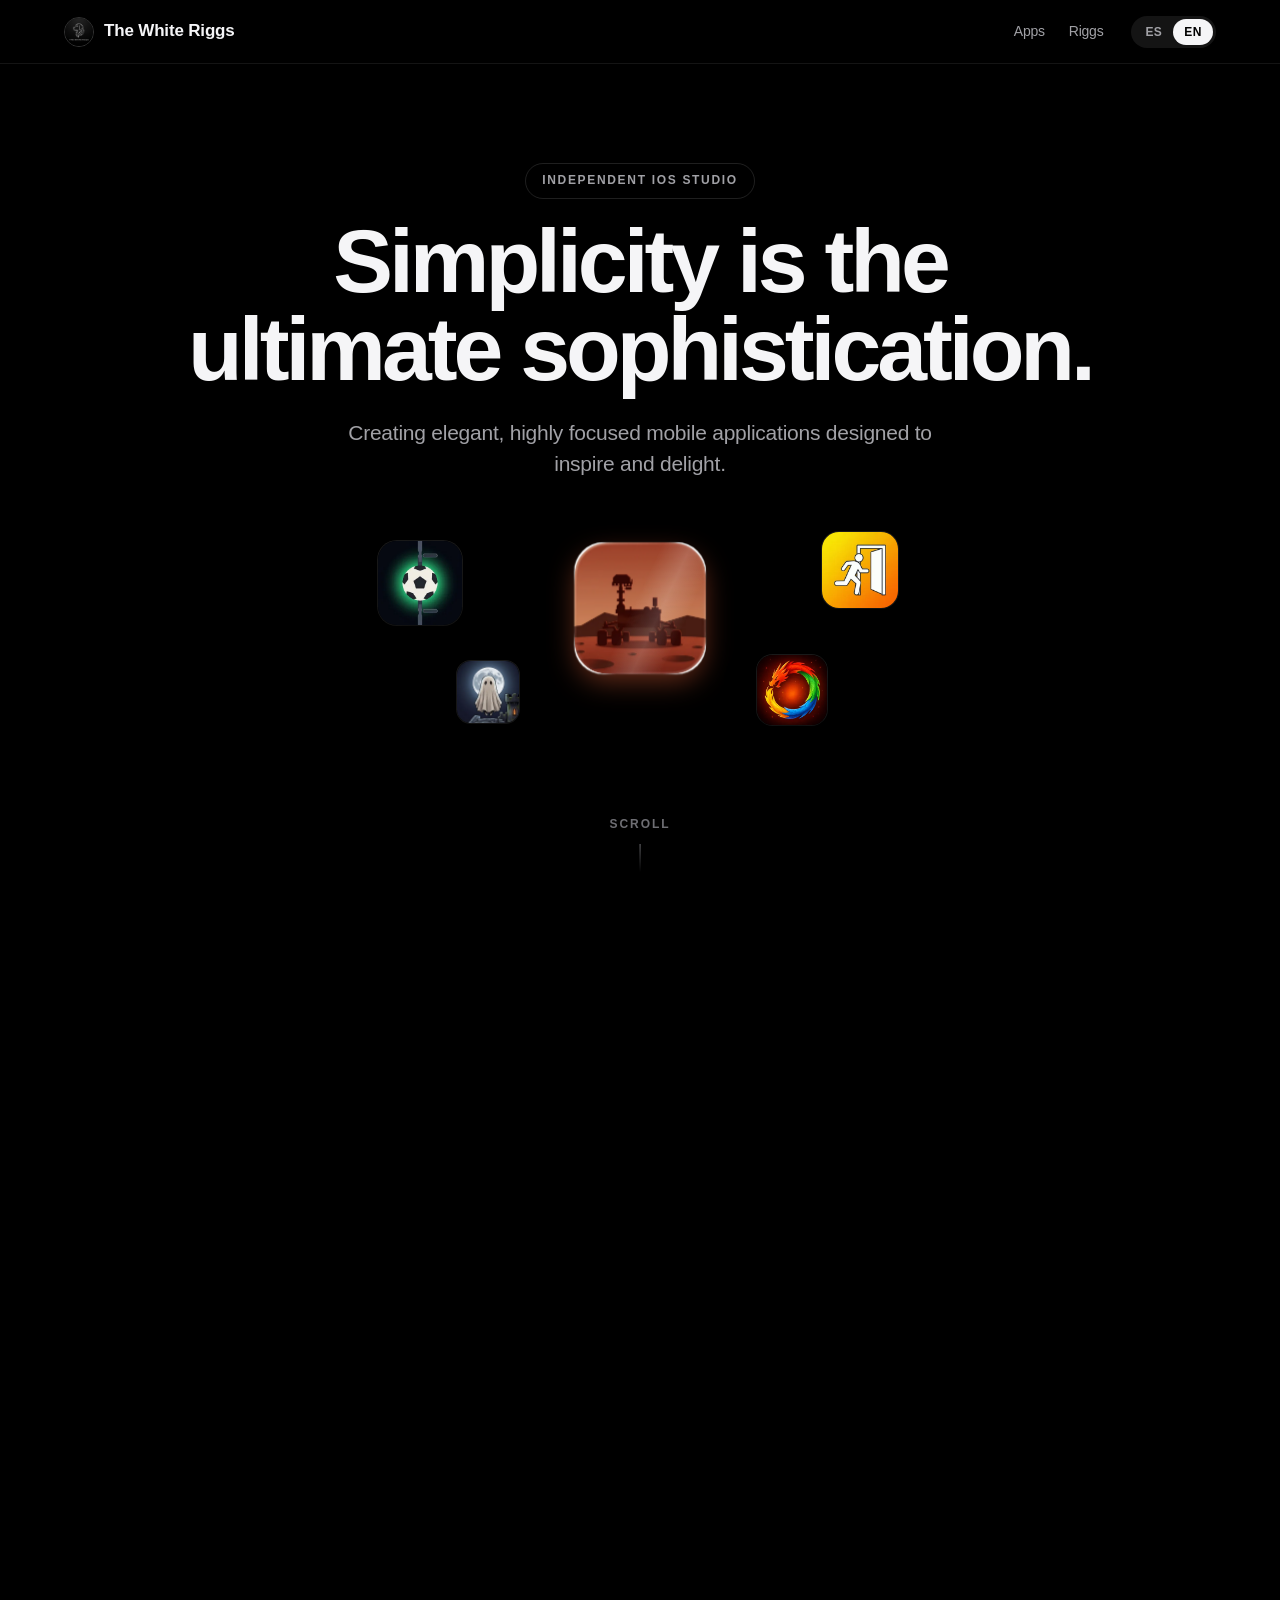
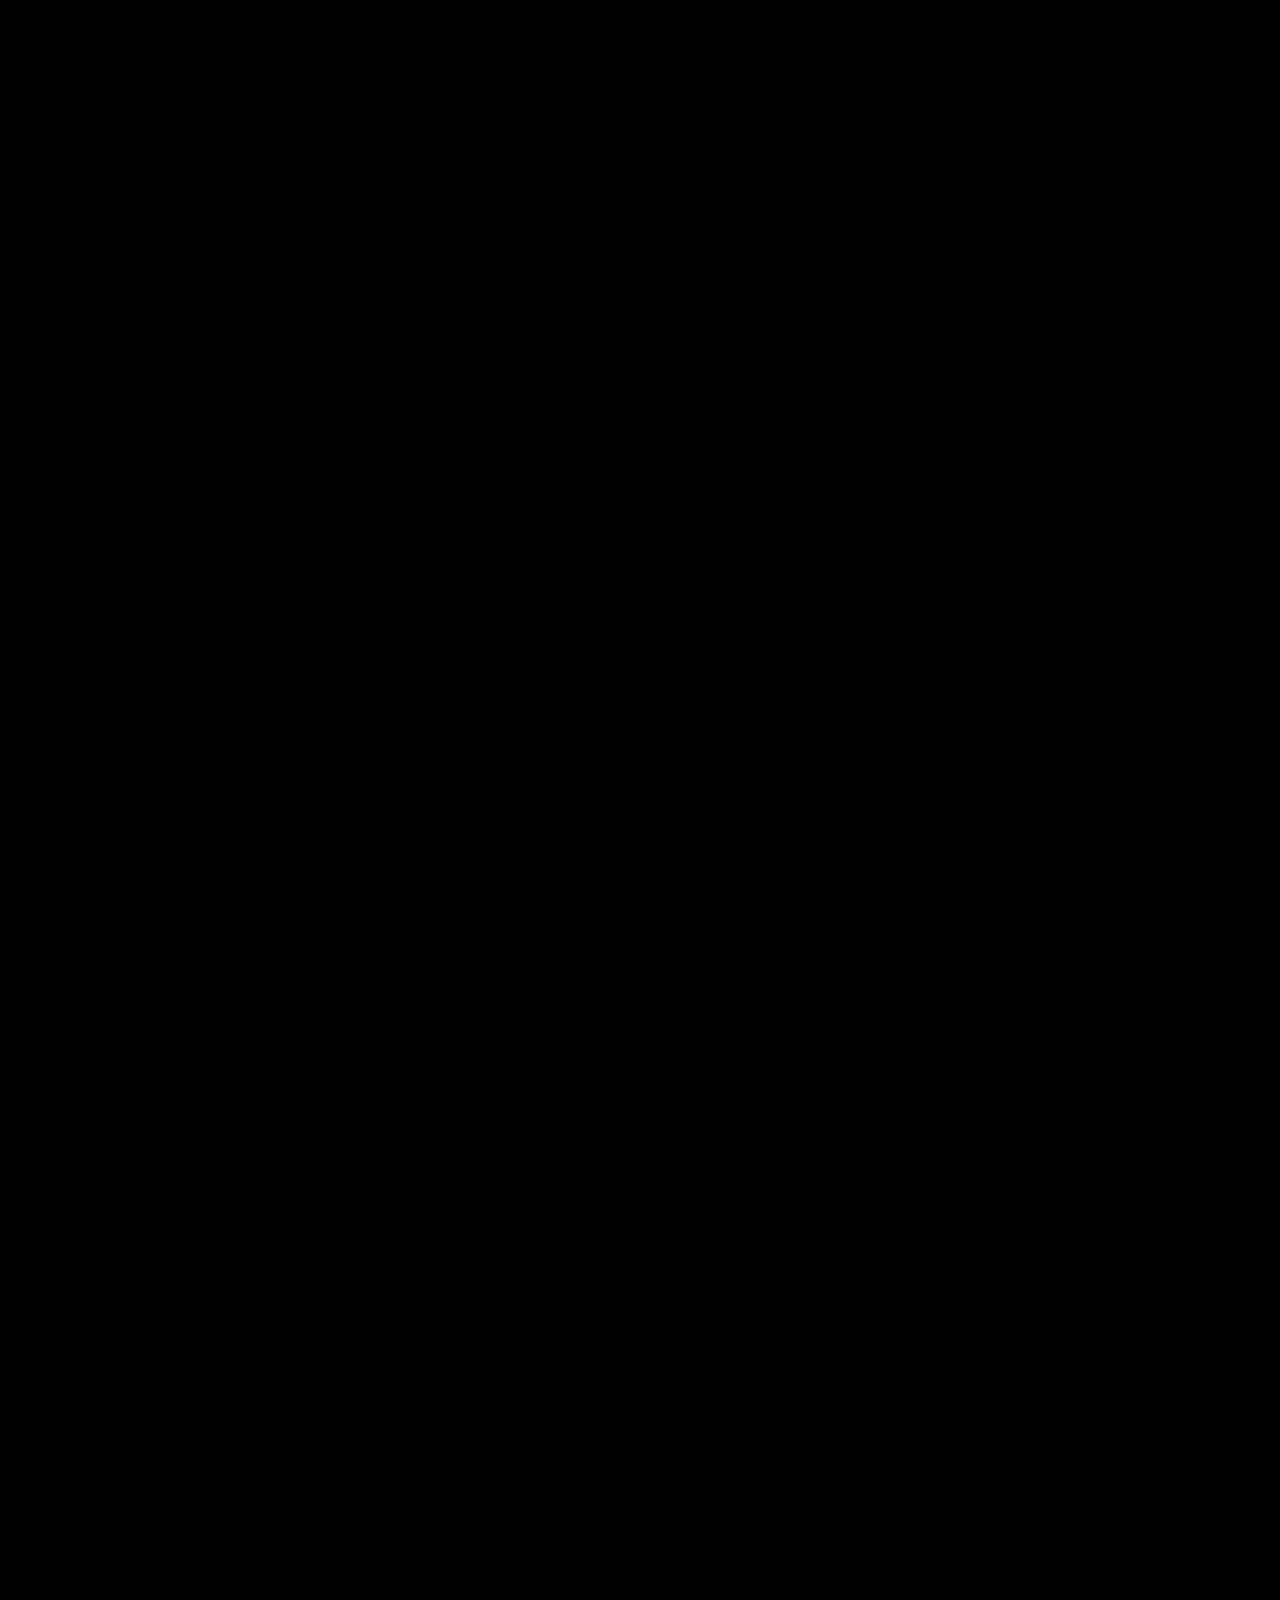
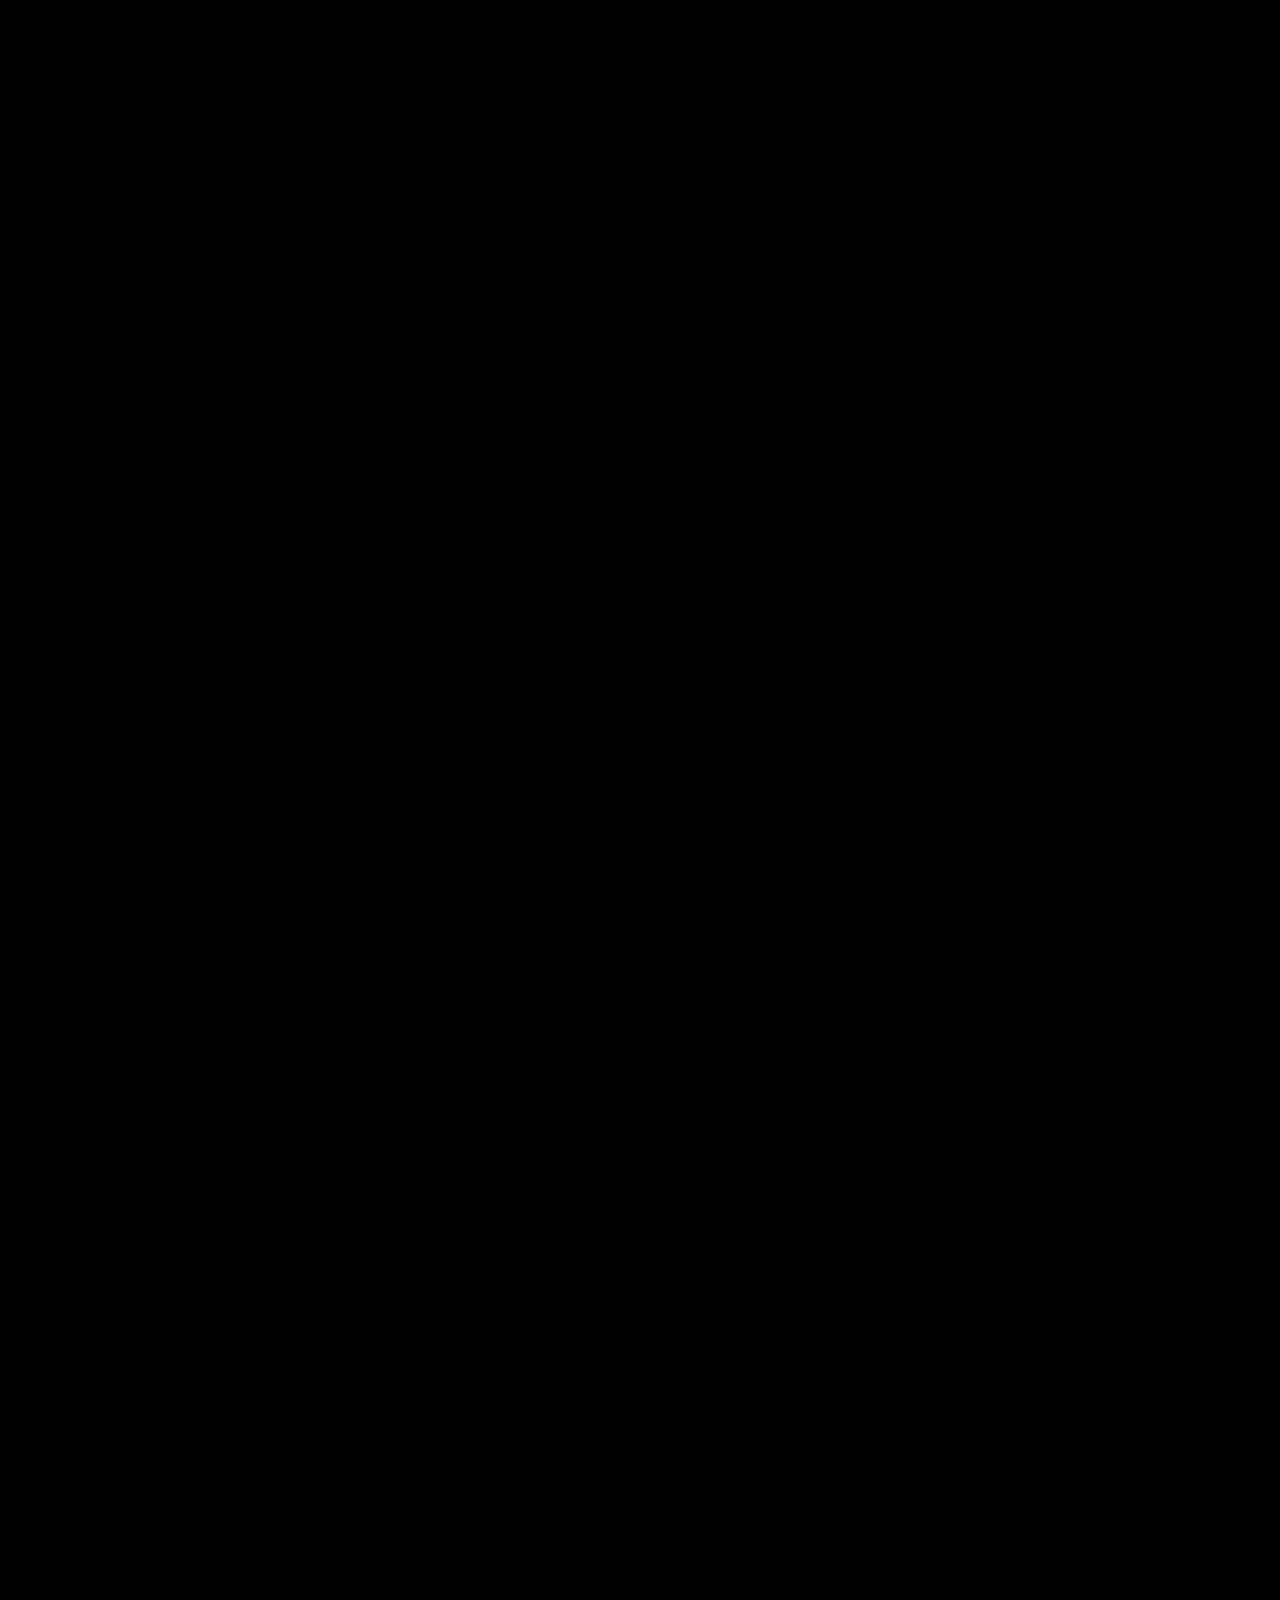
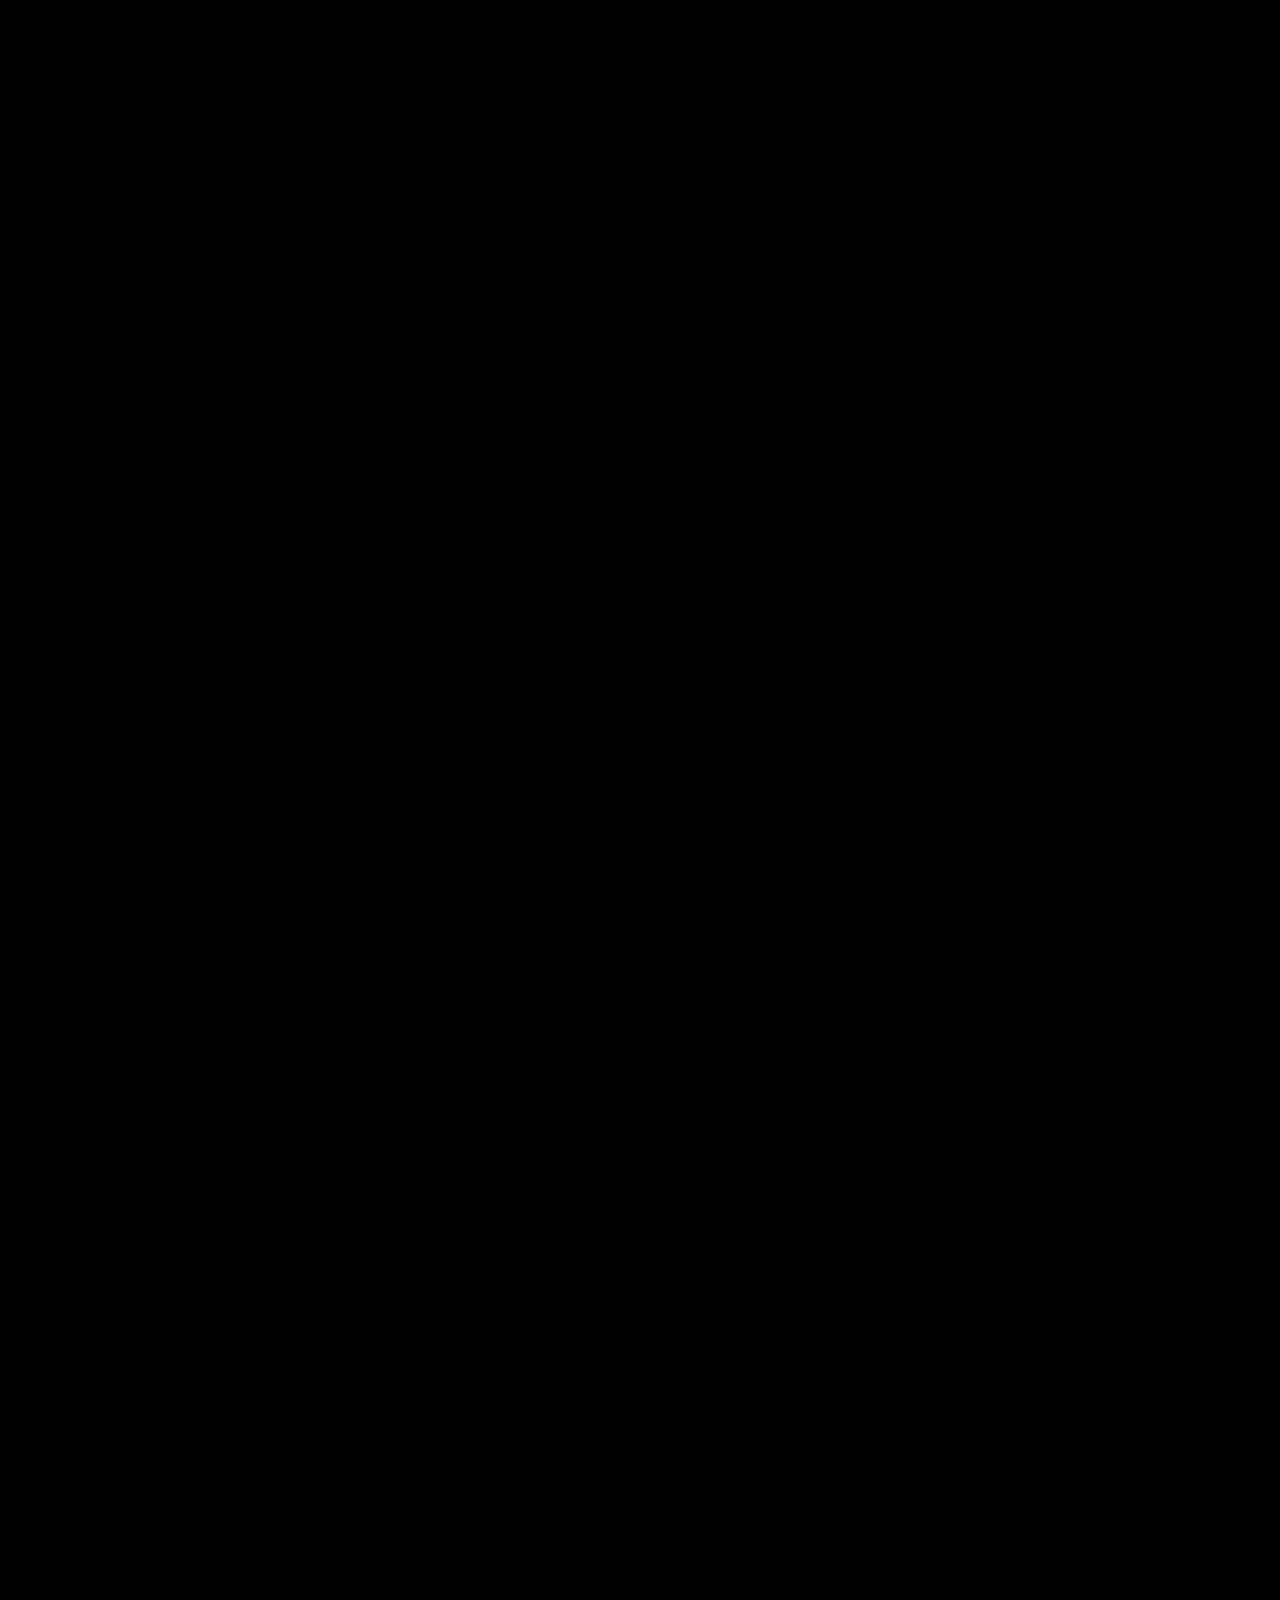
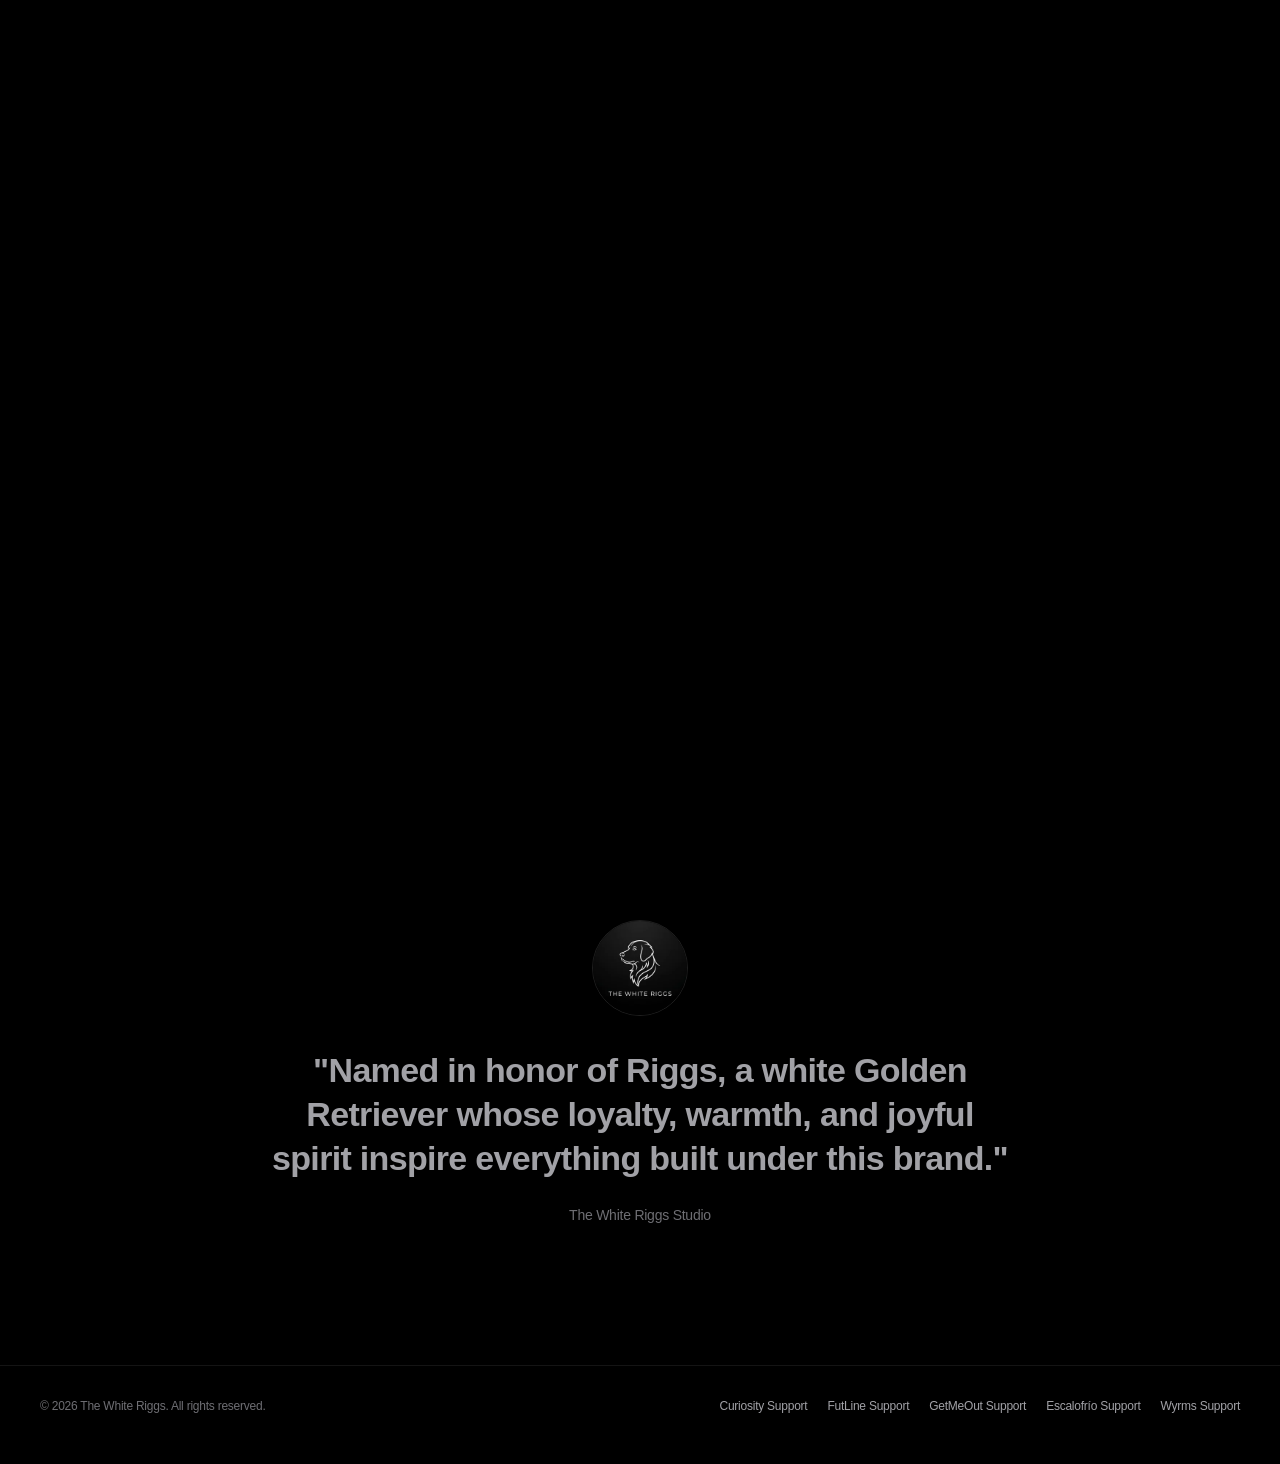
<file: index.html>
<!DOCTYPE html>
<html lang="en">
<head>
  <meta charset="UTF-8">
  <meta name="viewport" content="width=device-width, initial-scale=1.0, viewport-fit=cover">
  <title>The White Riggs — Crafting Software with Intention</title>
  <meta name="description" content="The White Riggs is an independent iOS software studio creating elegant, minimal, and purposeful mobile experiences.">

  <meta property="og:title" content="The White Riggs">
  <meta property="og:description" content="Independent iOS studio crafting purposeful software.">
  <meta property="og:type" content="website">

  <link rel="icon" type="image/png" href="assets/riggs-icon-192.png?v=1">
  <link rel="manifest" href="manifest.webmanifest?v=1">
  <link rel="apple-touch-icon" href="assets/riggs-icon-180.png?v=1">
  <meta name="theme-color" content="#000000">
  <meta name="apple-mobile-web-app-capable" content="yes">
  <meta name="apple-mobile-web-app-status-bar-style" content="black-translucent">
  <meta name="apple-mobile-web-app-title" content="White Riggs">

  <!-- Antes del primer pintado. Sin JS no se ejecuta y queda la lista estatica.
       La coreografia se muestra siempre, aunque el sistema pida reducir movimiento (decision del 2026-10-18). -->
  <script>document.documentElement.classList.add('js-motion');</script>
  <link rel="preload" as="image" href="assets/home/curiosity-512.webp">
  <link rel="stylesheet" href="home.css?v=3">
</head>
<body>

  <header class="site-header">
    <div class="nav">
      <a href="#top" class="brand">
        <img src="assets/home/riggs-256.webp" alt="" width="30" height="30">
        <span>The White Riggs</span>
      </a>
      <nav class="nav-links" aria-label="Secciones">
        <a href="#apps" data-es="Apps" data-en="Apps">Apps</a>
        <a href="#riggs" data-es="Riggs" data-en="Riggs">Riggs</a>
      </nav>
      <div class="lang-toggle" role="group" aria-label="Idioma / Language">
        <button type="button" class="lang-btn" data-lang-btn="es" aria-pressed="false">ES</button>
        <button type="button" class="lang-btn active" data-lang-btn="en" aria-pressed="true">EN</button>
      </div>
    </div>
  </header>

  <!-- Escenario fijo: halo de color e icono heroe. Solo existe con .js-motion. -->
  <div class="stage" aria-hidden="true">
    <div class="halo" style="--c1:196 83 47;--c2:42 15 8"></div>
    <div class="halo" style="--c1:34 168 102;--c2:6 48 26"></div>
    <div class="halo" style="--c1:251 165 0;--c2:58 38 0"></div>
    <div class="halo" style="--c1:93 113 144;--c2:20 26 36"></div>
    <div class="halo" style="--c1:239 118 13;--c2:58 24 4"></div>
    <div class="stage-slot">
      <div class="stage-icon">
        <div class="stage-flip">
          <img class="stage-face is-shown" style="--c1:196 83 47" src="assets/home/curiosity-512.webp" srcset="assets/home/curiosity-512.webp 512w, assets/home/curiosity-1024.webp 1024w" sizes="420px" alt="" width="512" height="512">
          <img class="stage-face" style="--c1:34 168 102" src="assets/home/futline-512.webp" srcset="assets/home/futline-512.webp 512w, assets/home/futline-1024.webp 1024w" sizes="420px" alt="" width="512" height="512" decoding="async">
          <img class="stage-face" style="--c1:251 165 0" src="assets/home/getmeout-512.webp" srcset="assets/home/getmeout-512.webp 512w, assets/home/getmeout-1024.webp 1024w" sizes="420px" alt="" width="512" height="512" decoding="async">
          <img class="stage-face" style="--c1:93 113 144" src="assets/home/escalofrio-512.webp" srcset="assets/home/escalofrio-512.webp 512w, assets/home/escalofrio-1024.webp 1024w" sizes="420px" alt="" width="512" height="512" decoding="async">
          <img class="stage-face" style="--c1:239 118 13" src="assets/home/wyrms-512.webp" srcset="assets/home/wyrms-512.webp 512w, assets/home/wyrms-1024.webp 1024w" sizes="420px" alt="" width="512" height="512" decoding="async">
          <span class="shine"></span>
        </div>
      </div>
    </div>
  </div>

  <nav class="rail" aria-label="Apps">
    <button type="button" aria-label="Curiosity"><img src="assets/home/curiosity-256.webp" alt="" width="32" height="32"></button>
    <button type="button" aria-label="FutLine"><img src="assets/home/futline-256.webp" alt="" width="32" height="32"></button>
    <button type="button" aria-label="GetMeOut! Escape"><img src="assets/home/getmeout-256.webp" alt="" width="32" height="32"></button>
    <button type="button" aria-label="Escalofrío"><img src="assets/home/escalofrio-256.webp" alt="" width="32" height="32"></button>
    <button type="button" aria-label="Wyrms"><img src="assets/home/wyrms-256.webp" alt="" width="32" height="32"></button>
  </nav>

  <main id="top">

    <section class="hero">
      <div class="hero-copy">
        <p class="hero-badge" data-es="Estudio iOS independiente" data-en="Independent iOS Studio">Independent iOS Studio</p>
        <h1 class="hero-title" data-es="La simplicidad es la máxima sofisticación." data-en="Simplicity is the ultimate sophistication.">Simplicity is the ultimate sophistication.</h1>
        <p class="hero-subtitle" data-es="Aplicaciones móviles elegantes y sin distracciones, diseñadas para inspirar y emocionar." data-en="Creating elegant, highly focused mobile applications designed to inspire and delight.">Creating elegant, highly focused mobile applications designed to inspire and delight.</p>
      </div>
      <div class="constellation" aria-hidden="true">
        <div class="c-icon" style="--x:21%;--y:36%;--size:84px;--depth:1.4;--phase:-1.2s"><div class="c-move"><img src="assets/home/futline-256.webp" alt="" width="84" height="84"></div></div>
        <div class="c-icon" style="--x:79%;--y:30%;--size:76px;--depth:1.1;--phase:-3.4s"><div class="c-move"><img src="assets/home/getmeout-256.webp" alt="" width="76" height="76"></div></div>
        <div class="c-icon" style="--x:30%;--y:88%;--size:62px;--depth:0.7;--phase:-5.1s"><div class="c-move"><img src="assets/home/escalofrio-256.webp" alt="" width="62" height="62"></div></div>
        <div class="c-icon" style="--x:70%;--y:87%;--size:70px;--depth:0.9;--phase:-2.3s"><div class="c-move"><img src="assets/home/wyrms-256.webp" alt="" width="70" height="70"></div></div>
        <div class="c-icon" data-lead style="--x:50%;--y:48%;--size:var(--lead-size);--depth:0"><div class="c-move"><img src="assets/home/curiosity-256.webp" srcset="assets/home/curiosity-256.webp 1x, assets/home/curiosity-512.webp 2x" alt="" width="132" height="132"></div></div>
      </div>
      <p class="scroll-hint" data-es="Desliza" data-en="Scroll">Scroll</p>
    </section>

    <section class="showcase" id="apps" aria-label="Apps">

      <article class="chapter" data-app="curiosity">
        <div class="chapter-inner">
          <img class="chapter-icon" src="assets/home/curiosity-256.webp" srcset="assets/home/curiosity-256.webp 1x, assets/home/curiosity-512.webp 2x" alt="" width="112" height="112" loading="lazy">
          <p class="chapter-cat" data-es="Educación y ciencia" data-en="Education &amp; Science">Education &amp; Science</p>
          <h2 class="chapter-name"><span>Curiosity</span></h2>
          <p class="chapter-desc" data-es="Tu dosis diaria de asombro galáctico. Descubre datos curiosos de ciencia, historia y naturaleza en una interfaz inmersiva inspirada en los planetas." data-en="Your daily dose of galactic wonder. Explore curious facts about science, history, and nature with an immersive interface inspired by the planets.">Your daily dose of galactic wonder. Explore curious facts about science, history, and nature with an immersive interface inspired by the planets.</p>
          <p class="chapter-downloads" data-descargas="WhiteRiggs.Curiosity" hidden></p>
          <div class="chapter-actions">
            <a class="btn btn-primary" href="https://apps.apple.com/es/app/curiosity/id6756880503" target="_blank" rel="noopener noreferrer"><svg width="16" height="16" viewBox="0 0 24 24" fill="currentColor" aria-hidden="true"><path d="M18.71 19.5c-.83 1.24-1.71 2.45-3.05 2.47-1.34.03-1.77-.79-3.29-.79-1.53 0-2 .77-3.27.82-1.31.05-2.3-1.32-3.14-2.53C4.25 17 2.94 12.45 4.7 9.39c.87-1.52 2.43-2.48 4.12-2.51 1.28-.02 2.5.87 3.29.87.78 0 2.26-1.07 3.8-.91.65.03 2.47.26 3.64 1.98-.09.06-2.17 1.28-2.15 3.81.03 3.02 2.65 4.03 2.68 4.04-.03.07-.42 1.44-1.38 2.83M13 3.5c.73-.83 1.94-1.46 2.94-1.5.13 1.17-.34 2.35-1.04 3.19-.69.85-1.83 1.51-2.95 1.42-.15-1.15.41-2.35 1.05-3.11z"/></svg><span>App Store</span></a>
            <a class="btn btn-glass" href="support/curiosity.html"><span data-es="Detalles" data-en="Details">Details</span></a>
          </div>
        </div>
      </article>

      <article class="chapter" data-app="futline">
        <div class="chapter-inner">
          <img class="chapter-icon" src="assets/home/futline-256.webp" srcset="assets/home/futline-256.webp 1x, assets/home/futline-512.webp 2x" alt="" width="112" height="112" loading="lazy">
          <p class="chapter-cat" data-es="Trivial y deportes" data-en="Trivia &amp; Sports">Trivia &amp; Sports</p>
          <h2 class="chapter-name"><span>FutLine</span></h2>
          <p class="chapter-desc" data-es="Coloca cada jugador en su sitio de la historia. Ordena por temporada de debut, goles o partidos en 573 barajas: tu equipo, las grandes competiciones y la historia del fútbol. Tres fallos y te expulsan." data-en="Put every player where they belong in history. Order them by debut season, goals or appearances across 573 decks: your club, the big competitions and the story of football. Three mistakes and you are sent off.">Put every player where they belong in history. Order them by debut season, goals or appearances across 573 decks: your club, the big competitions and the story of football. Three mistakes and you are sent off.</p>
          <p class="chapter-downloads" data-descargas="WhiteRiggs.FutLine" hidden></p>
          <div class="chapter-actions">
            <a class="btn btn-primary" href="https://apps.apple.com/es/app/futline/id6799069857" target="_blank" rel="noopener noreferrer"><svg width="16" height="16" viewBox="0 0 24 24" fill="currentColor" aria-hidden="true"><path d="M18.71 19.5c-.83 1.24-1.71 2.45-3.05 2.47-1.34.03-1.77-.79-3.29-.79-1.53 0-2 .77-3.27.82-1.31.05-2.3-1.32-3.14-2.53C4.25 17 2.94 12.45 4.7 9.39c.87-1.52 2.43-2.48 4.12-2.51 1.28-.02 2.5.87 3.29.87.78 0 2.26-1.07 3.8-.91.65.03 2.47.26 3.64 1.98-.09.06-2.17 1.28-2.15 3.81.03 3.02 2.65 4.03 2.68 4.04-.03.07-.42 1.44-1.38 2.83M13 3.5c.73-.83 1.94-1.46 2.94-1.5.13 1.17-.34 2.35-1.04 3.19-.69.85-1.83 1.51-2.95 1.42-.15-1.15.41-2.35 1.05-3.11z"/></svg><span>App Store</span></a>
            <a class="btn btn-glass" href="support/futline.html"><span data-es="Detalles" data-en="Details">Details</span></a>
          </div>
        </div>
      </article>

      <article class="chapter" data-app="getmeout">
        <div class="chapter-inner">
          <img class="chapter-icon" src="assets/home/getmeout-256.webp" srcset="assets/home/getmeout-256.webp 1x, assets/home/getmeout-512.webp 2x" alt="" width="112" height="112" loading="lazy">
          <p class="chapter-cat" data-es="Utilidades y productividad" data-en="Utilities &amp; Productivity">Utilities &amp; Productivity</p>
          <h2 class="chapter-name"><span>GetMeOut! Escape</span></h2>
          <p class="chapter-desc" data-es="Tu escape profesional de bolsillo. Genera una excusa creíble con un toque, programa una llamada falsa realista y sal de cualquier momento incómodo con estilo." data-en="Your professional pocket escape. Generate a believable excuse in one tap, schedule a realistic fake call, and walk away from any awkward moment with style.">Your professional pocket escape. Generate a believable excuse in one tap, schedule a realistic fake call, and walk away from any awkward moment with style.</p>
          <p class="chapter-downloads" data-descargas="com.whiteriggs.GetMeOut" hidden></p>
          <div class="chapter-actions">
            <a class="btn btn-primary" href="https://apps.apple.com/es/app/getmeout-escape/id6761269060" target="_blank" rel="noopener noreferrer"><svg width="16" height="16" viewBox="0 0 24 24" fill="currentColor" aria-hidden="true"><path d="M18.71 19.5c-.83 1.24-1.71 2.45-3.05 2.47-1.34.03-1.77-.79-3.29-.79-1.53 0-2 .77-3.27.82-1.31.05-2.3-1.32-3.14-2.53C4.25 17 2.94 12.45 4.7 9.39c.87-1.52 2.43-2.48 4.12-2.51 1.28-.02 2.5.87 3.29.87.78 0 2.26-1.07 3.8-.91.65.03 2.47.26 3.64 1.98-.09.06-2.17 1.28-2.15 3.81.03 3.02 2.65 4.03 2.68 4.04-.03.07-.42 1.44-1.38 2.83M13 3.5c.73-.83 1.94-1.46 2.94-1.5.13 1.17-.34 2.35-1.04 3.19-.69.85-1.83 1.51-2.95 1.42-.15-1.15.41-2.35 1.05-3.11z"/></svg><span>App Store</span></a>
            <a class="btn btn-glass" href="support/getmeout.html"><span data-es="Detalles" data-en="Details">Details</span></a>
          </div>
        </div>
      </article>

      <article class="chapter" data-app="escalofrio">
        <div class="chapter-inner">
          <img class="chapter-icon" src="assets/home/escalofrio-256.webp" srcset="assets/home/escalofrio-256.webp 1x, assets/home/escalofrio-512.webp 2x" alt="" width="112" height="112" loading="lazy">
          <p class="chapter-cat" data-es="Juegos de mesa" data-en="Board Games">Board Games</p>
          <h2 class="chapter-name"><span>Escalofrío</span></h2>
          <p class="chapter-desc" data-es="Sube al castillo sin perderte de vista. De dos a cuatro jugadores alrededor de un solo iPhone o iPad: en cuanto te echan la sábana por encima, tu peón deja de ser tuyo a la vista de todos y solo tu memoria sabe cuál sigue siendo." data-en="Climb the castle without losing sight of yourself. Two to four players around a single iPhone or iPad: the moment they throw the sheet over your pawn, nobody can tell which one is yours — only your memory knows.">Climb the castle without losing sight of yourself. Two to four players around a single iPhone or iPad: the moment they throw the sheet over your pawn, nobody can tell which one is yours — only your memory knows.</p>
          <p class="chapter-downloads" data-descargas="com.whiteriggs.escalofrio" hidden></p>
          <div class="chapter-actions">
            <a class="btn btn-primary" href="https://apps.apple.com/es/app/escalofrio/id6805952829" target="_blank" rel="noopener noreferrer"><svg width="16" height="16" viewBox="0 0 24 24" fill="currentColor" aria-hidden="true"><path d="M18.71 19.5c-.83 1.24-1.71 2.45-3.05 2.47-1.34.03-1.77-.79-3.29-.79-1.53 0-2 .77-3.27.82-1.31.05-2.3-1.32-3.14-2.53C4.25 17 2.94 12.45 4.7 9.39c.87-1.52 2.43-2.48 4.12-2.51 1.28-.02 2.5.87 3.29.87.78 0 2.26-1.07 3.8-.91.65.03 2.47.26 3.64 1.98-.09.06-2.17 1.28-2.15 3.81.03 3.02 2.65 4.03 2.68 4.04-.03.07-.42 1.44-1.38 2.83M13 3.5c.73-.83 1.94-1.46 2.94-1.5.13 1.17-.34 2.35-1.04 3.19-.69.85-1.83 1.51-2.95 1.42-.15-1.15.41-2.35 1.05-3.11z"/></svg><span>App Store</span></a>
            <a class="btn btn-glass" href="support/escalofrio.html"><span data-es="Detalles" data-en="Details">Details</span></a>
          </div>
        </div>
      </article>

      <article class="chapter" data-app="wyrms">
        <div class="chapter-inner">
          <img class="chapter-icon" src="assets/home/wyrms-256.webp" srcset="assets/home/wyrms-256.webp 1x, assets/home/wyrms-512.webp 2x" alt="" width="112" height="112" loading="lazy">
          <p class="chapter-cat" data-es="Juegos de mesa" data-en="Board Games">Board Games</p>
          <h2 class="chapter-name"><span>Wyrms</span></h2>
          <p class="chapter-desc" data-es="Carrera de dragones y juego de memoria. Una aventura por turnos para 2 a 4 jugadores, contra amigos o contra la máquina. Lleva a tus dragones alrededor del volcán hasta la victoria." data-en="Dragon Race &amp; Memory Board Game. A turn-based memory adventure for 2 to 4 players, against friends or the CPU. Race your dragons around the volcano to claim victory.">Dragon Race &amp; Memory Board Game. A turn-based memory adventure for 2 to 4 players, against friends or the CPU. Race your dragons around the volcano to claim victory.</p>
          <p class="chapter-downloads" data-descargas="WhiteRiggs.CarreraDeDragones" hidden></p>
          <div class="chapter-actions">
            <a class="btn btn-primary" href="https://apps.apple.com/es/app/wyrms/id6759536991" target="_blank" rel="noopener noreferrer"><svg width="16" height="16" viewBox="0 0 24 24" fill="currentColor" aria-hidden="true"><path d="M18.71 19.5c-.83 1.24-1.71 2.45-3.05 2.47-1.34.03-1.77-.79-3.29-.79-1.53 0-2 .77-3.27.82-1.31.05-2.3-1.32-3.14-2.53C4.25 17 2.94 12.45 4.7 9.39c.87-1.52 2.43-2.48 4.12-2.51 1.28-.02 2.5.87 3.29.87.78 0 2.26-1.07 3.8-.91.65.03 2.47.26 3.64 1.98-.09.06-2.17 1.28-2.15 3.81.03 3.02 2.65 4.03 2.68 4.04-.03.07-.42 1.44-1.38 2.83M13 3.5c.73-.83 1.94-1.46 2.94-1.5.13 1.17-.34 2.35-1.04 3.19-.69.85-1.83 1.51-2.95 1.42-.15-1.15.41-2.35 1.05-3.11z"/></svg><span>App Store</span></a>
            <a class="btn btn-glass" href="support/wyrms.html"><span data-es="Detalles" data-en="Details">Details</span></a>
          </div>
        </div>
      </article>

    </section>

    <section class="dock-section">
      <h2 class="dock-title" data-es="Cinco apps. Un mismo cuidado." data-en="Five apps. One standard of care.">Five apps. One standard of care.</h2>
      <nav class="dock" aria-label="Apps">
        <a class="dock-item" href="support/curiosity.html"><span class="dock-slot"><span class="dock-move"><img src="assets/home/curiosity-512.webp" alt="" width="72" height="72" loading="lazy"></span></span><span class="dock-label">Curiosity</span></a>
        <a class="dock-item" href="support/futline.html"><span class="dock-slot"><span class="dock-move"><img src="assets/home/futline-512.webp" alt="" width="72" height="72" loading="lazy"></span></span><span class="dock-label">FutLine</span></a>
        <a class="dock-item" href="support/getmeout.html"><span class="dock-slot"><span class="dock-move"><img src="assets/home/getmeout-512.webp" alt="" width="72" height="72" loading="lazy"></span></span><span class="dock-label">GetMeOut!</span></a>
        <a class="dock-item" href="support/escalofrio.html"><span class="dock-slot"><span class="dock-move"><img src="assets/home/escalofrio-512.webp" alt="" width="72" height="72" loading="lazy"></span></span><span class="dock-label">Escalofrío</span></a>
        <a class="dock-item" href="support/wyrms.html"><span class="dock-slot"><span class="dock-move"><img src="assets/home/wyrms-512.webp" alt="" width="72" height="72" loading="lazy"></span></span><span class="dock-label">Wyrms</span></a>
      </nav>
    </section>

    <section class="riggs" id="riggs">
      <img src="assets/home/riggs-256.webp" alt="Riggs" width="96" height="96" loading="lazy">
      <blockquote data-es="«En honor a Riggs, un Golden Retriever blanco cuya lealtad, ternura y alegría inspiran todo lo que se construye bajo esta marca.»" data-en="&quot;Named in honor of Riggs, a white Golden Retriever whose loyalty, warmth, and joyful spirit inspire everything built under this brand.&quot;">"Named in honor of Riggs, a white Golden Retriever whose loyalty, warmth, and joyful spirit inspire everything built under this brand."</blockquote>
      <p class="riggs-sign" data-es="Estudio The White Riggs" data-en="The White Riggs Studio">The White Riggs Studio</p>
    </section>

  </main>

  <footer class="site-footer">
    <div class="footer-inner">
      <p data-es="© 2026 The White Riggs. Todos los derechos reservados." data-en="© 2026 The White Riggs. All rights reserved.">&copy; 2026 The White Riggs. All rights reserved.</p>
      <ul class="footer-links">
        <li><a href="support/curiosity.html" data-es="Soporte de Curiosity" data-en="Curiosity Support">Curiosity Support</a></li>
        <li><a href="support/futline.html" data-es="Soporte de FutLine" data-en="FutLine Support">FutLine Support</a></li>
        <li><a href="support/getmeout.html" data-es="Soporte de GetMeOut" data-en="GetMeOut Support">GetMeOut Support</a></li>
        <li><a href="support/escalofrio.html" data-es="Soporte de Escalofrío" data-en="Escalofrío Support">Escalofrío Support</a></li>
        <li><a href="support/wyrms.html" data-es="Soporte de Wyrms" data-en="Wyrms Support">Wyrms Support</a></li>
      </ul>
    </div>
  </footer>

  <script src="script.js?v=9"></script>
  <script src="home.js?v=3"></script>
  <script>
    const pintarDescargas = initDescargas();
    const home = initHome();
    initLangSwitcher({
      langs: ['es', 'en'],
      probe: 'en',
      fallback: 'en',
      storageKey: 'whiteriggs-lang',
      titles: {
        es: 'The White Riggs — Software hecho con intención',
        en: 'The White Riggs — Crafting Software with Intention'
      },
      onChange: lang => { pintarDescargas(lang); home.onLang(lang); }
    });
  </script>
</body>
</html>
</file>
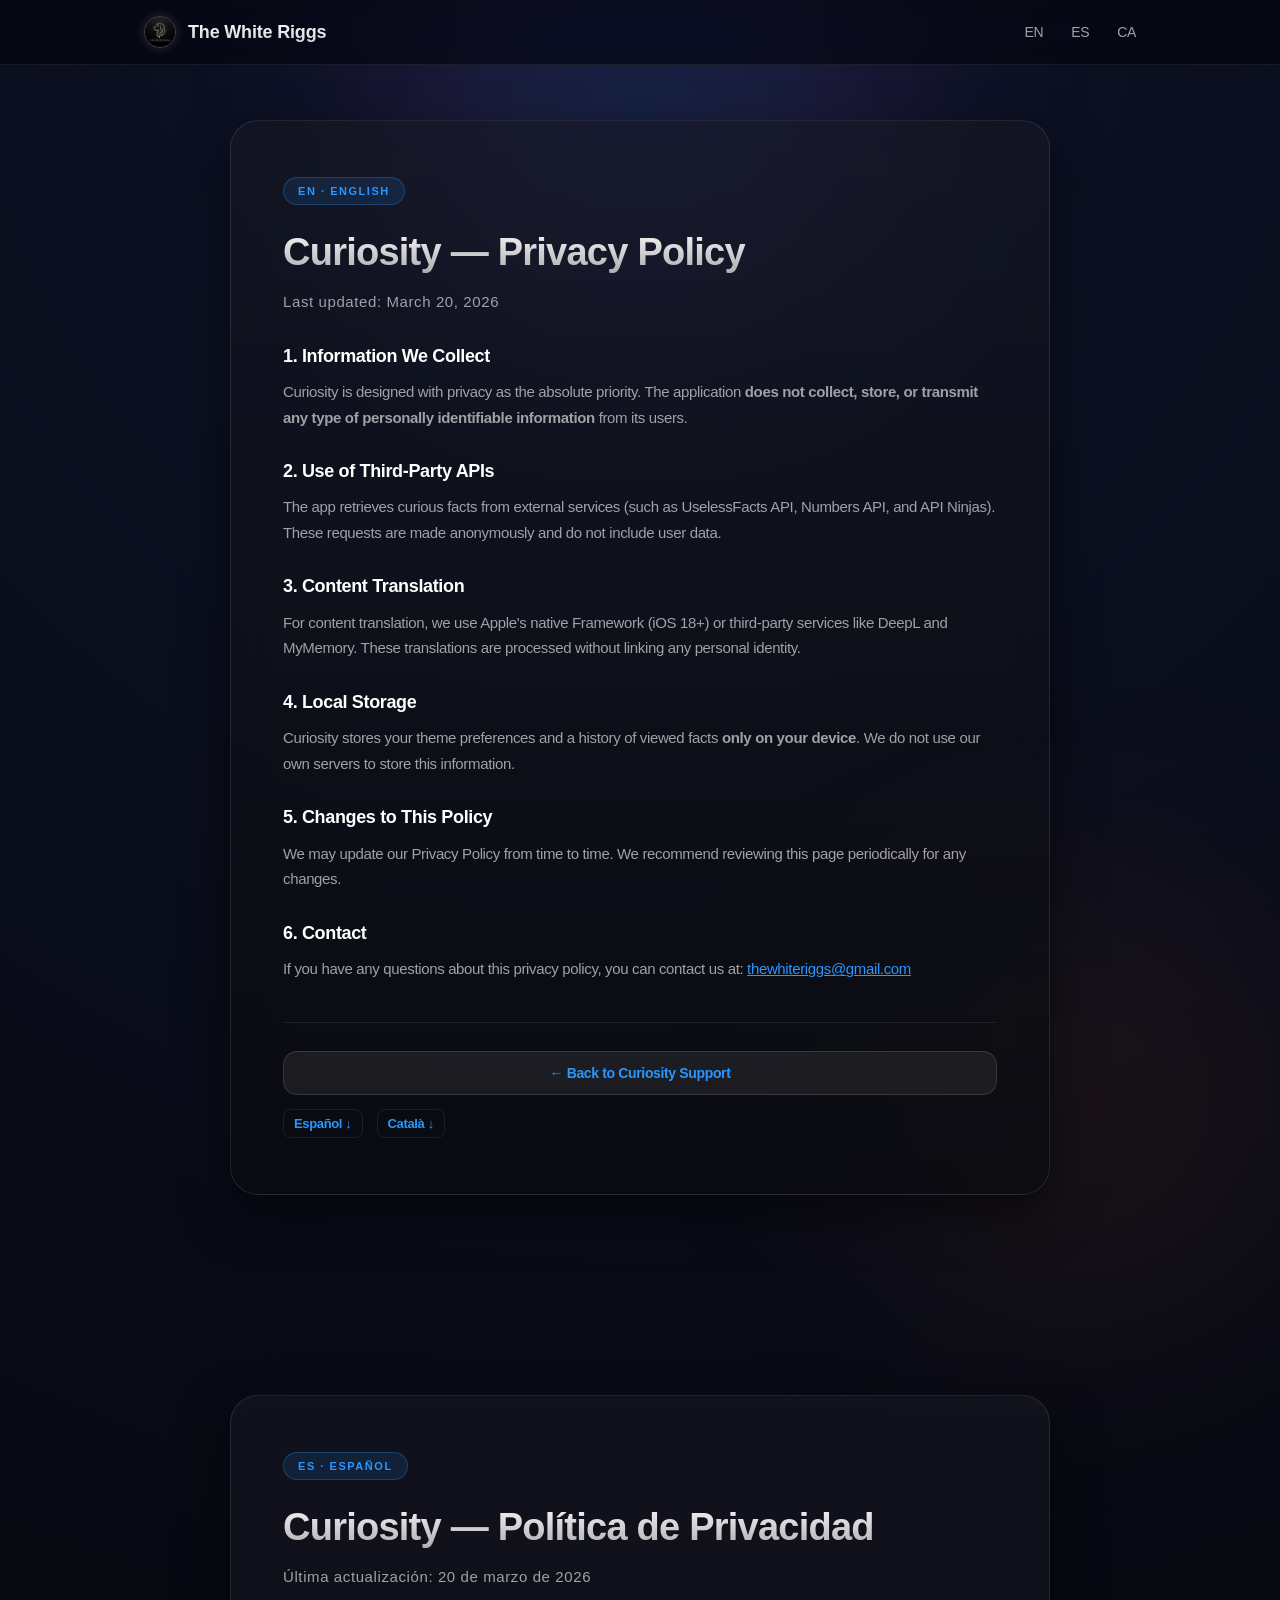
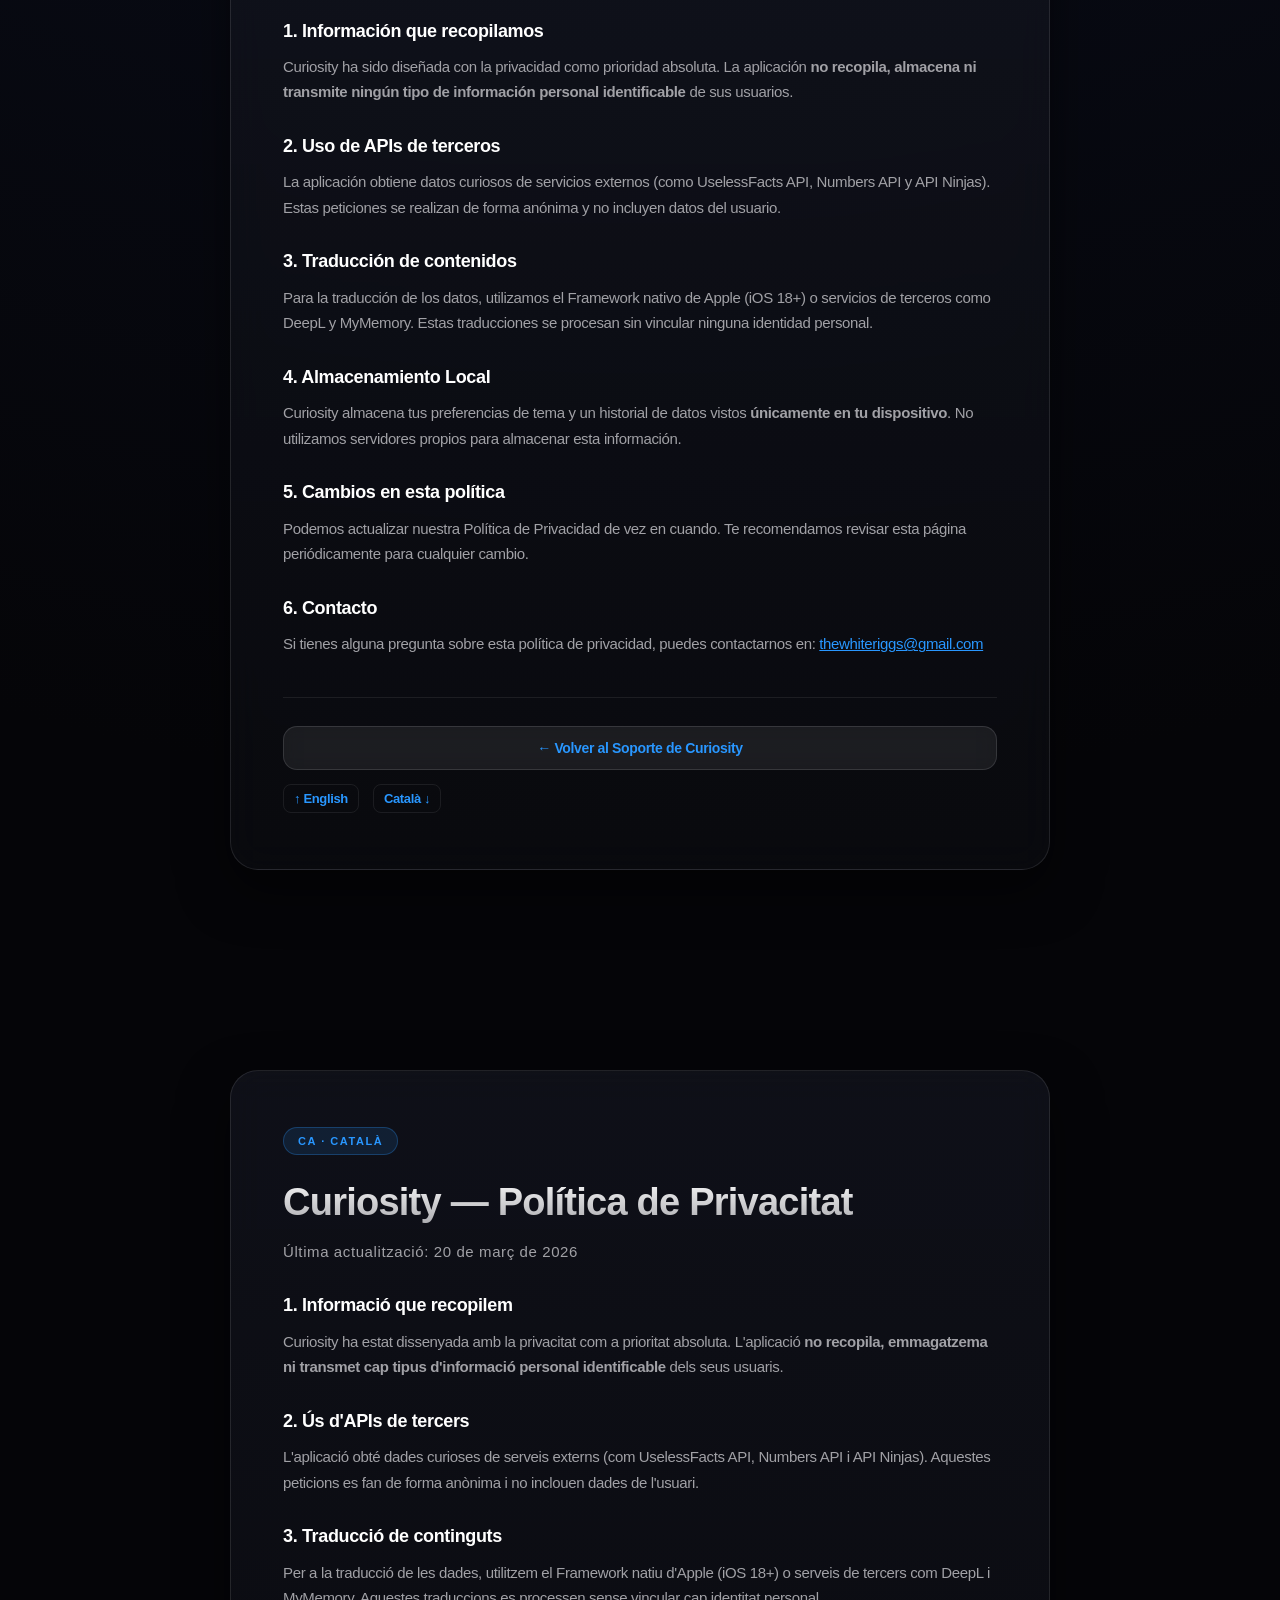
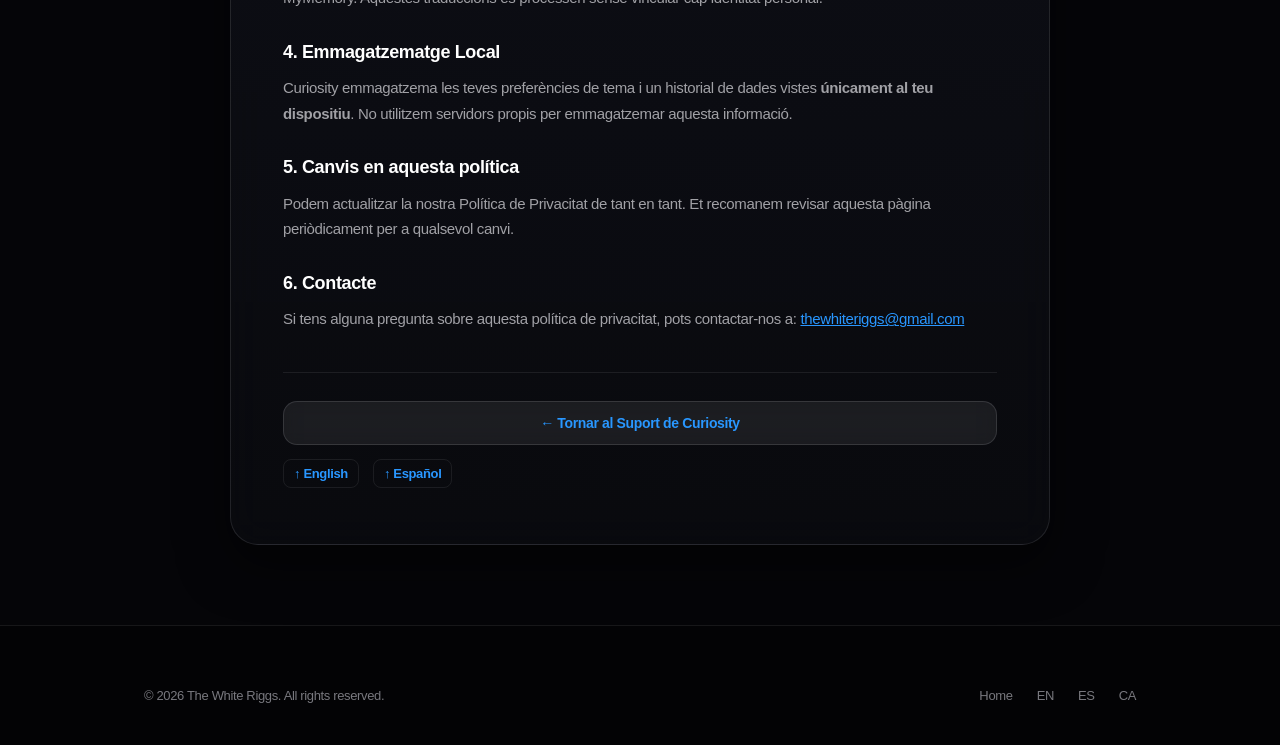
<file: privacy/curiosity-privacy.html>
<!DOCTYPE html>
<html lang="en">
<head>
  <meta charset="UTF-8">
  <meta name="viewport" content="width=device-width, initial-scale=1.0">
  <title>Curiosity — Privacy Policy</title>
  <meta name="description" content="Privacy Policy for Curiosity iOS app — built with privacy first.">
  <link rel="icon" type="image/png" href="../assets/curiosity-icon.png?v=4">
  <link rel="preconnect" href="https://fonts.googleapis.com">
  <link href="https://fonts.googleapis.com/css2?family=Inter:wght@400;600;700;800&display=swap" rel="stylesheet">
  <link rel="stylesheet" href="../styles.css?v=7">
</head>
<body class="body-app body-curiosity">

  <div class="stars-container" aria-hidden="true"></div>

  <header>
    <div class="nav-container">
      <a href="../index.html" class="brand-link">
        <img src="../assets/riggs-logo.png?v=4" alt="Riggs Logo" class="brand-logo-img">
        <span class="brand-title">The White Riggs</span>
      </a>
      <ul class="nav-links">
        <li><a href="../support/curiosity.html">EN</a></li>
        <li><a href="#es">ES</a></li>
        <li><a href="#ca">CA</a></li>
      </ul>
    </div>
  </header>

  <main>
    <!-- ENGLISH -->
    <section id="en" class="app-section container fade-in policy-scroll-target">
      <div class="policy-card">
        <div class="policy-lang-chip">EN · English</div>
        <h1 class="policy-title">Curiosity — Privacy Policy</h1>
        <p class="policy-date">Last updated: March 20, 2026</p>

        <h3>1. Information We Collect</h3>
        <p>Curiosity is designed with privacy as the absolute priority. The application <strong>does not collect, store, or transmit any type of personally identifiable information</strong> from its users.</p>

        <h3>2. Use of Third-Party APIs</h3>
        <p>The app retrieves curious facts from external services (such as UselessFacts API, Numbers API, and API Ninjas). These requests are made anonymously and do not include user data.</p>

        <h3>3. Content Translation</h3>
        <p>For content translation, we use Apple's native Framework (iOS 18+) or third-party services like DeepL and MyMemory. These translations are processed without linking any personal identity.</p>

        <h3>4. Local Storage</h3>
        <p>Curiosity stores your theme preferences and a history of viewed facts <strong>only on your device</strong>. We do not use our own servers to store this information.</p>

        <h3>5. Changes to This Policy</h3>
        <p>We may update our Privacy Policy from time to time. We recommend reviewing this page periodically for any changes.</p>

        <h3>6. Contact</h3>
        <p>If you have any questions about this privacy policy, you can contact us at: <a href="mailto:thewhiteriggs@gmail.com">thewhiteriggs@gmail.com</a></p>

        <div class="policy-footer-links">
          <a href="../support/curiosity.html" class="btn btn-secondary">← Back to Curiosity Support</a>
          <a href="#es" class="policy-jump">Español ↓</a>
          <a href="#ca" class="policy-jump">Català ↓</a>
        </div>
      </div>
    </section>

    <!-- ESPAÑOL -->
    <section id="es" class="app-section container fade-in policy-scroll-target">
      <div class="policy-card">
        <div class="policy-lang-chip">ES · Español</div>
        <h1 class="policy-title">Curiosity — Política de Privacidad</h1>
        <p class="policy-date">Última actualización: 20 de marzo de 2026</p>

        <h3>1. Información que recopilamos</h3>
        <p>Curiosity ha sido diseñada con la privacidad como prioridad absoluta. La aplicación <strong>no recopila, almacena ni transmite ningún tipo de información personal identificable</strong> de sus usuarios.</p>

        <h3>2. Uso de APIs de terceros</h3>
        <p>La aplicación obtiene datos curiosos de servicios externos (como UselessFacts API, Numbers API y API Ninjas). Estas peticiones se realizan de forma anónima y no incluyen datos del usuario.</p>

        <h3>3. Traducción de contenidos</h3>
        <p>Para la traducción de los datos, utilizamos el Framework nativo de Apple (iOS 18+) o servicios de terceros como DeepL y MyMemory. Estas traducciones se procesan sin vincular ninguna identidad personal.</p>

        <h3>4. Almacenamiento Local</h3>
        <p>Curiosity almacena tus preferencias de tema y un historial de datos vistos <strong>únicamente en tu dispositivo</strong>. No utilizamos servidores propios para almacenar esta información.</p>

        <h3>5. Cambios en esta política</h3>
        <p>Podemos actualizar nuestra Política de Privacidad de vez en cuando. Te recomendamos revisar esta página periódicamente para cualquier cambio.</p>

        <h3>6. Contacto</h3>
        <p>Si tienes alguna pregunta sobre esta política de privacidad, puedes contactarnos en: <a href="mailto:thewhiteriggs@gmail.com">thewhiteriggs@gmail.com</a></p>

        <div class="policy-footer-links">
          <a href="../support/curiosity.html?lang=es" class="btn btn-secondary">← Volver al Soporte de Curiosity</a>
          <a href="#en" class="policy-jump">↑ English</a>
          <a href="#ca" class="policy-jump">Català ↓</a>
        </div>
      </div>
    </section>

    <!-- CATALÀ -->
    <section id="ca" class="app-section container fade-in policy-scroll-target">
      <div class="policy-card">
        <div class="policy-lang-chip">CA · Català</div>
        <h1 class="policy-title">Curiosity — Política de Privacitat</h1>
        <p class="policy-date">Última actualització: 20 de març de 2026</p>

        <h3>1. Informació que recopilem</h3>
        <p>Curiosity ha estat dissenyada amb la privacitat com a prioritat absoluta. L'aplicació <strong>no recopila, emmagatzema ni transmet cap tipus d'informació personal identificable</strong> dels seus usuaris.</p>

        <h3>2. Ús d'APIs de tercers</h3>
        <p>L'aplicació obté dades curioses de serveis externs (com UselessFacts API, Numbers API i API Ninjas). Aquestes peticions es fan de forma anònima i no inclouen dades de l'usuari.</p>

        <h3>3. Traducció de continguts</h3>
        <p>Per a la traducció de les dades, utilitzem el Framework natiu d'Apple (iOS 18+) o serveis de tercers com DeepL i MyMemory. Aquestes traduccions es processen sense vincular cap identitat personal.</p>

        <h3>4. Emmagatzematge Local</h3>
        <p>Curiosity emmagatzema les teves preferències de tema i un historial de dades vistes <strong>únicament al teu dispositiu</strong>. No utilitzem servidors propis per emmagatzemar aquesta informació.</p>

        <h3>5. Canvis en aquesta política</h3>
        <p>Podem actualitzar la nostra Política de Privacitat de tant en tant. Et recomanem revisar aquesta pàgina periòdicament per a qualsevol canvi.</p>

        <h3>6. Contacte</h3>
        <p>Si tens alguna pregunta sobre aquesta política de privacitat, pots contactar-nos a: <a href="mailto:thewhiteriggs@gmail.com">thewhiteriggs@gmail.com</a></p>

        <div class="policy-footer-links">
          <a href="../support/curiosity.html?lang=ca" class="btn btn-secondary">← Tornar al Suport de Curiosity</a>
          <a href="#en" class="policy-jump">↑ English</a>
          <a href="#es" class="policy-jump">↑ Español</a>
        </div>
      </div>
    </section>
  </main>

  <footer>
    <div class="container footer-content">
      <div>&copy; 2026 The White Riggs. All rights reserved.</div>
      <ul class="footer-links">
        <li><a href="../index.html">Home</a></li>
        <li><a href="#en">EN</a></li>
        <li><a href="#es">ES</a></li>
        <li><a href="#ca">CA</a></li>
      </ul>
    </div>
  </footer>

  <script src="../script.js?v=6"></script>
</body>
</html>
</file>
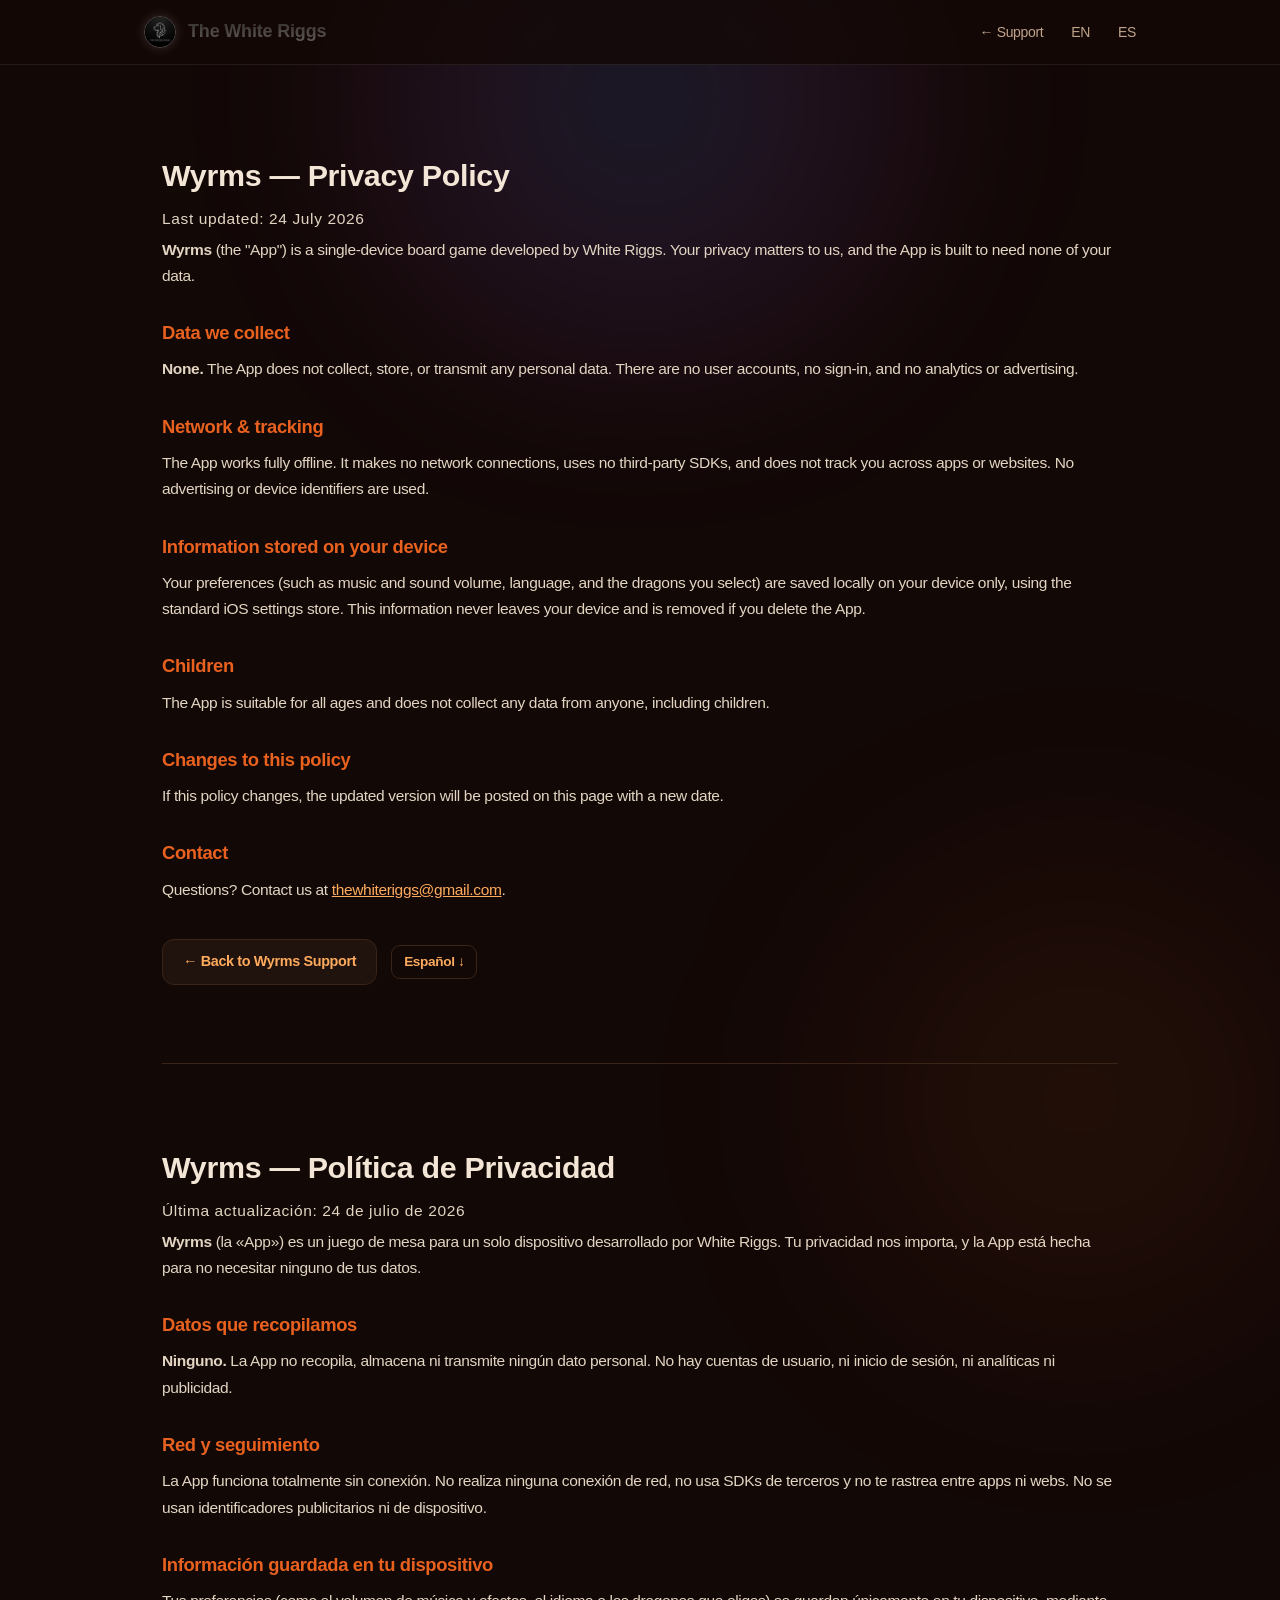
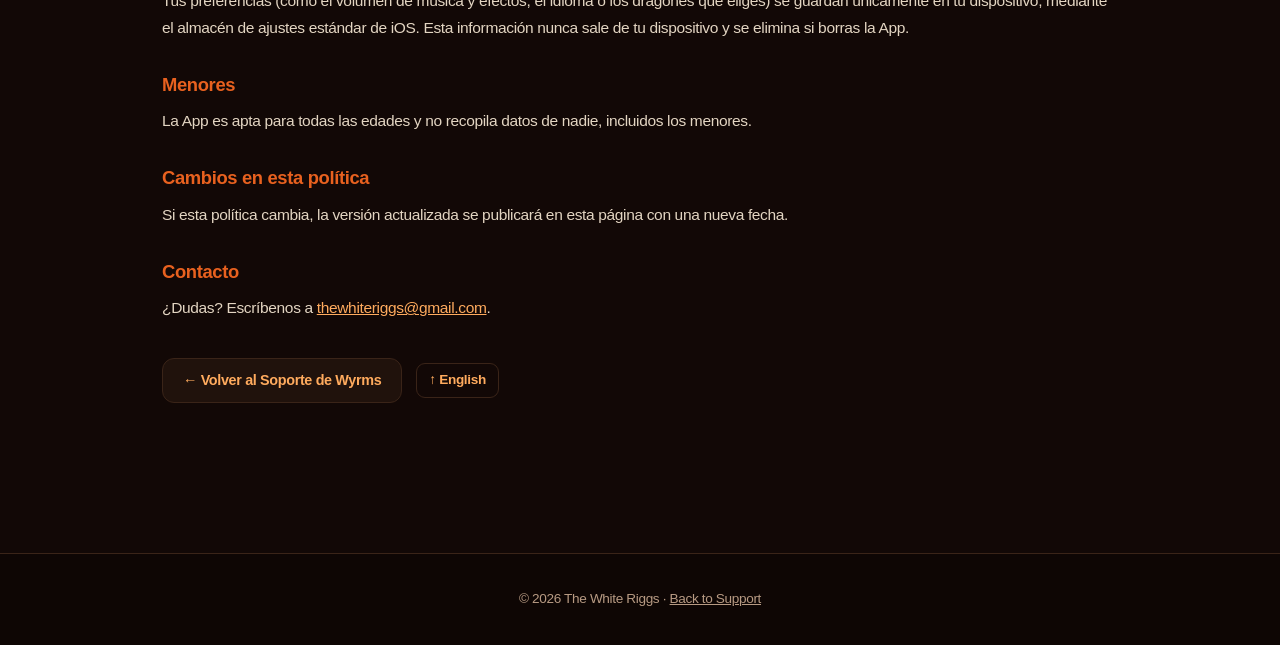
<file: privacy/wyrms-privacy.html>
<!DOCTYPE html>
<html lang="en">
<head>
<meta charset="utf-8">
<meta name="viewport" content="width=device-width, initial-scale=1">
<title>Wyrms — Privacy Policy / Política de Privacidad</title>
<link rel="icon" href="../assets/wyrms-icon.png">
<link href="https://fonts.googleapis.com/css2?family=Inter:wght@500;700&display=swap" rel="stylesheet">
<link rel="stylesheet" href="../styles.css?v=7">
</head>
<body class="body-app body-wyrms">
  <div class="wyrms-backdrop" aria-hidden="true"></div>

  <header class="header-wyrms">
    <div class="nav-container">
      <a href="../index.html" class="brand-link">
        <img src="../assets/riggs-logo.png?v=4" alt="Riggs Logo" class="brand-logo-img">
        <span class="brand-title brand-title-light">The White Riggs</span>
      </a>
      <ul class="nav-links nav-links-wyrms">
        <li><a href="../support/wyrms.html">← Support</a></li>
        <li><a href="#en">EN</a></li>
        <li><a href="#es">ES</a></li>
      </ul>
    </div>
  </header>

  <main class="wyrms-main">
    <div class="wrap wprivacy-wrap">

      <!-- ENGLISH -->
      <section id="en" class="wprivacy-section">
        <h1>Wyrms — Privacy Policy</h1>
        <p class="wprivacy-date">Last updated: 24 July 2026</p>

        <p><strong>Wyrms</strong> (the "App") is a single-device board game developed by White Riggs. Your privacy matters to us, and the App is built to need none of your data.</p>

        <h2>Data we collect</h2>
        <p><strong>None.</strong> The App does not collect, store, or transmit any personal data. There are no user accounts, no sign-in, and no analytics or advertising.</p>

        <h2>Network &amp; tracking</h2>
        <p>The App works fully offline. It makes no network connections, uses no third-party SDKs, and does not track you across apps or websites. No advertising or device identifiers are used.</p>

        <h2>Information stored on your device</h2>
        <p>Your preferences (such as music and sound volume, language, and the dragons you select) are saved locally on your device only, using the standard iOS settings store. This information never leaves your device and is removed if you delete the App.</p>

        <h2>Children</h2>
        <p>The App is suitable for all ages and does not collect any data from anyone, including children.</p>

        <h2>Changes to this policy</h2>
        <p>If this policy changes, the updated version will be posted on this page with a new date.</p>

        <h2>Contact</h2>
        <p>Questions? Contact us at <a href="mailto:thewhiteriggs@gmail.com">thewhiteriggs@gmail.com</a>.</p>

        <div class="wprivacy-links">
          <a href="../support/wyrms.html" class="wbtn-secondary">← Back to Wyrms Support</a>
          <a href="#es" class="wbtn-goto">Español ↓</a>
        </div>
      </section>

      <hr class="wprivacy-sep">

      <!-- ESPAÑOL -->
      <section id="es" class="wprivacy-section">
        <h1>Wyrms — Política de Privacidad</h1>
        <p class="wprivacy-date">Última actualización: 24 de julio de 2026</p>

        <p><strong>Wyrms</strong> (la «App») es un juego de mesa para un solo dispositivo desarrollado por White Riggs. Tu privacidad nos importa, y la App está hecha para no necesitar ninguno de tus datos.</p>

        <h2>Datos que recopilamos</h2>
        <p><strong>Ninguno.</strong> La App no recopila, almacena ni transmite ningún dato personal. No hay cuentas de usuario, ni inicio de sesión, ni analíticas ni publicidad.</p>

        <h2>Red y seguimiento</h2>
        <p>La App funciona totalmente sin conexión. No realiza ninguna conexión de red, no usa SDKs de terceros y no te rastrea entre apps ni webs. No se usan identificadores publicitarios ni de dispositivo.</p>

        <h2>Información guardada en tu dispositivo</h2>
        <p>Tus preferencias (como el volumen de música y efectos, el idioma o los dragones que eliges) se guardan únicamente en tu dispositivo, mediante el almacén de ajustes estándar de iOS. Esta información nunca sale de tu dispositivo y se elimina si borras la App.</p>

        <h2>Menores</h2>
        <p>La App es apta para todas las edades y no recopila datos de nadie, incluidos los menores.</p>

        <h2>Cambios en esta política</h2>
        <p>Si esta política cambia, la versión actualizada se publicará en esta página con una nueva fecha.</p>

        <h2>Contacto</h2>
        <p>¿Dudas? Escríbenos a <a href="mailto:thewhiteriggs@gmail.com">thewhiteriggs@gmail.com</a>.</p>

        <div class="wprivacy-links">
          <a href="../support/wyrms.html" class="wbtn-secondary">← Volver al Soporte de Wyrms</a>
          <a href="#en" class="wbtn-goto">↑ English</a>
        </div>
      </section>

    </div>
  </main>

  <footer class="footer-wyrms">
    <div class="wrap">
      <p>&copy; 2026 The White Riggs · <a href="../support/wyrms.html">Back to Support</a></p>
    </div>
  </footer>

  <script src="../script.js?v=6"></script>
</body>
</html>
</file>
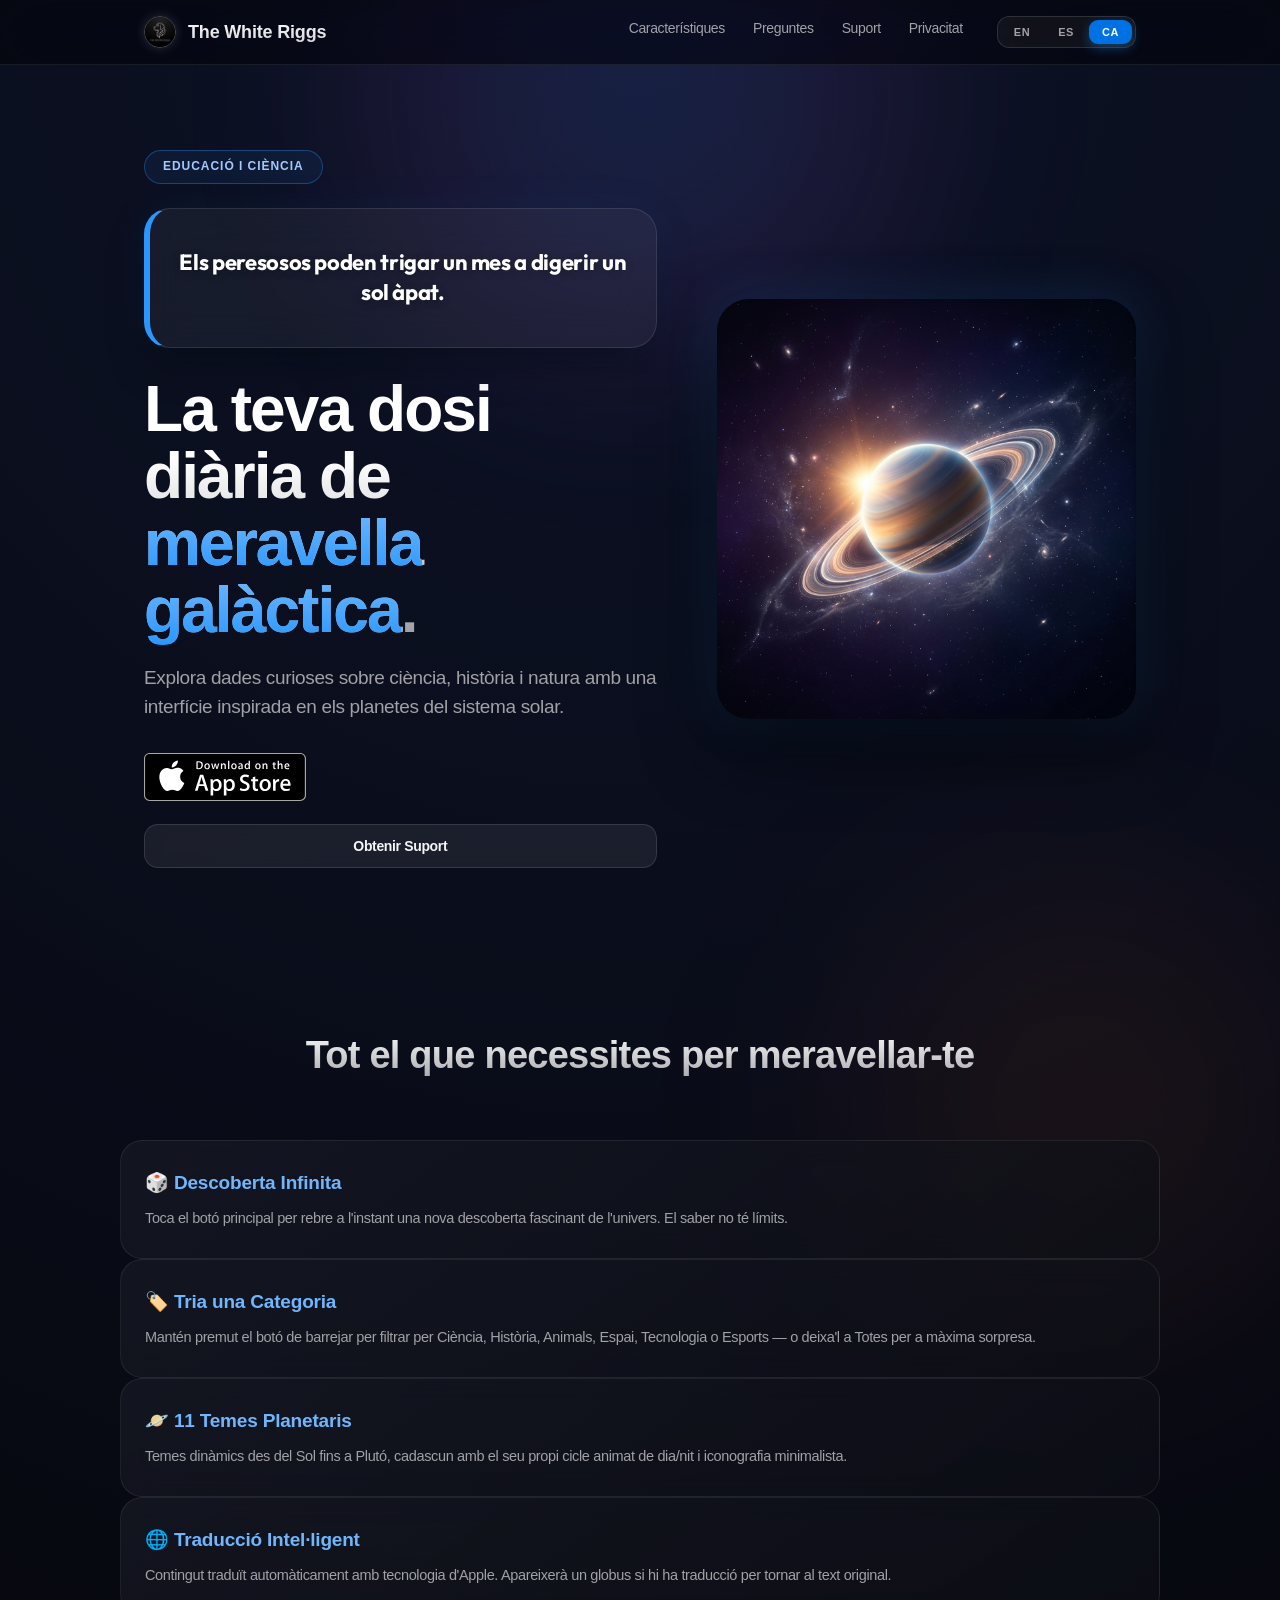
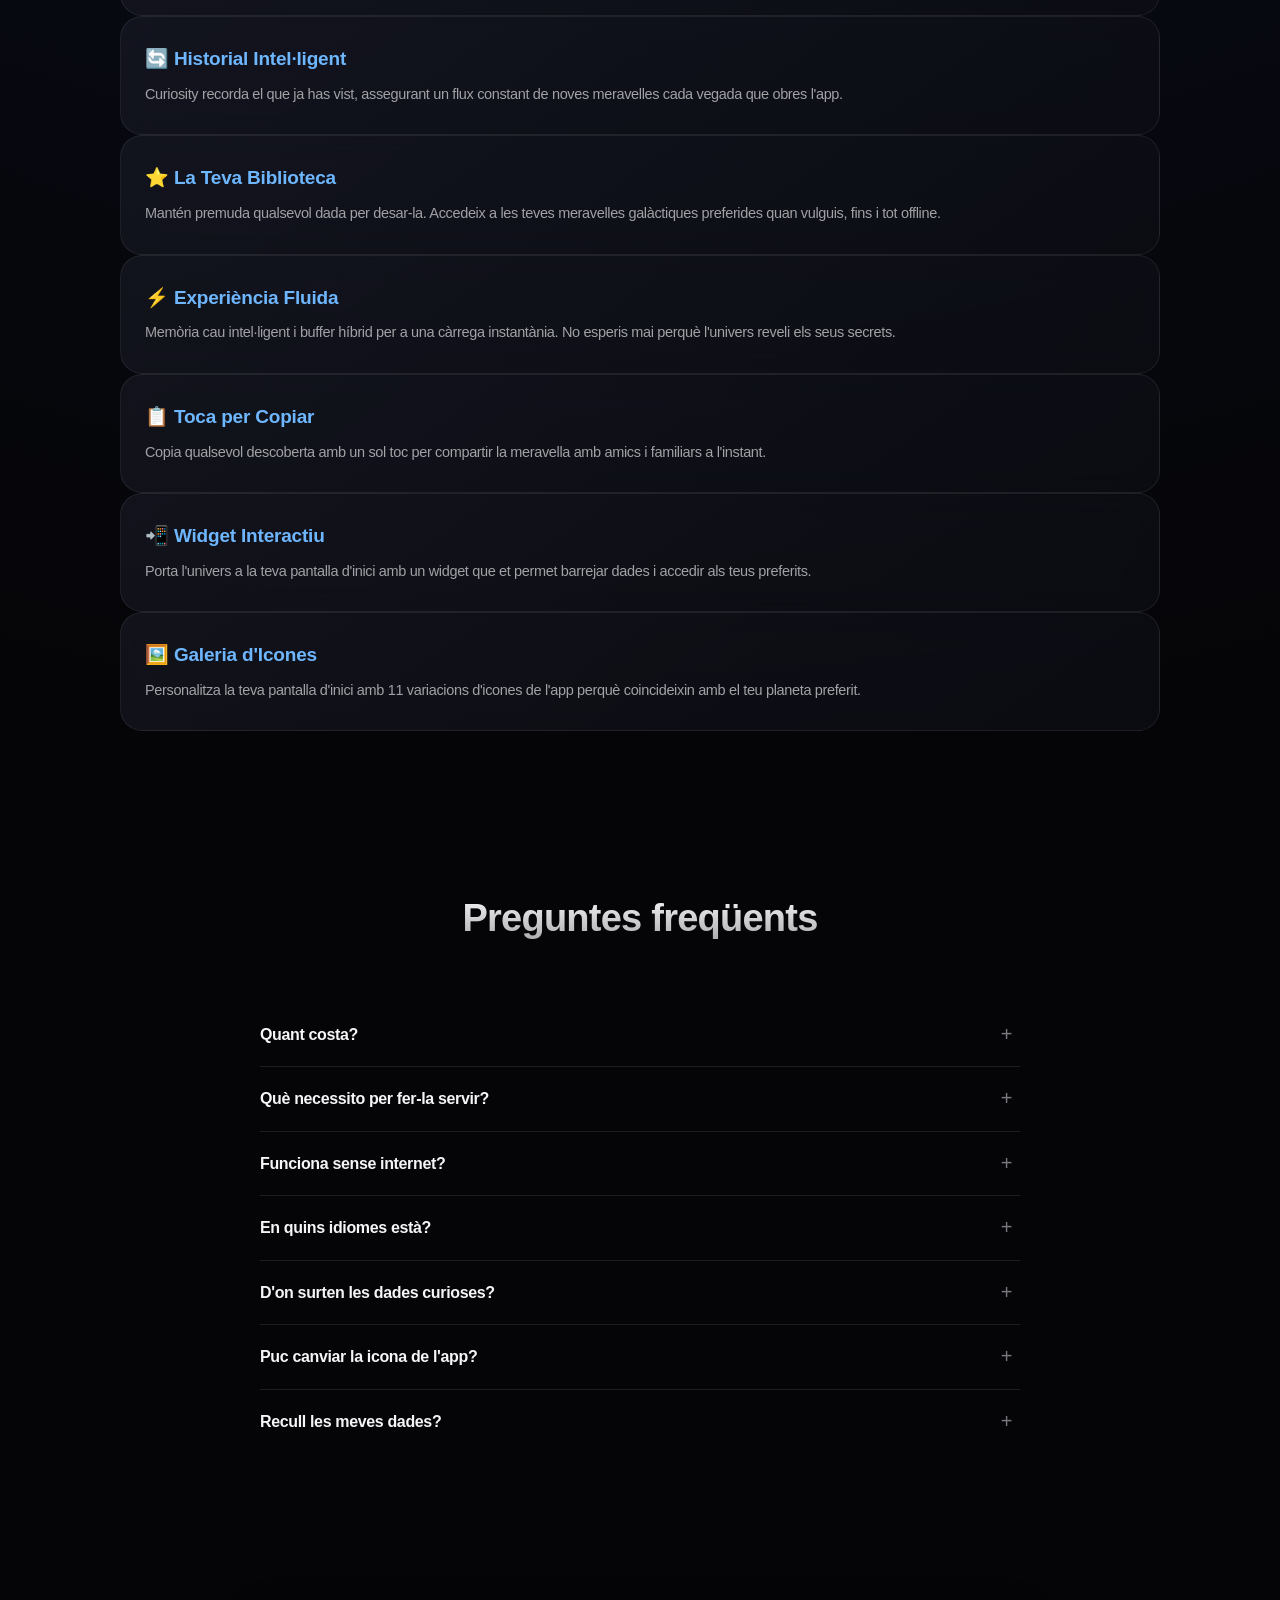
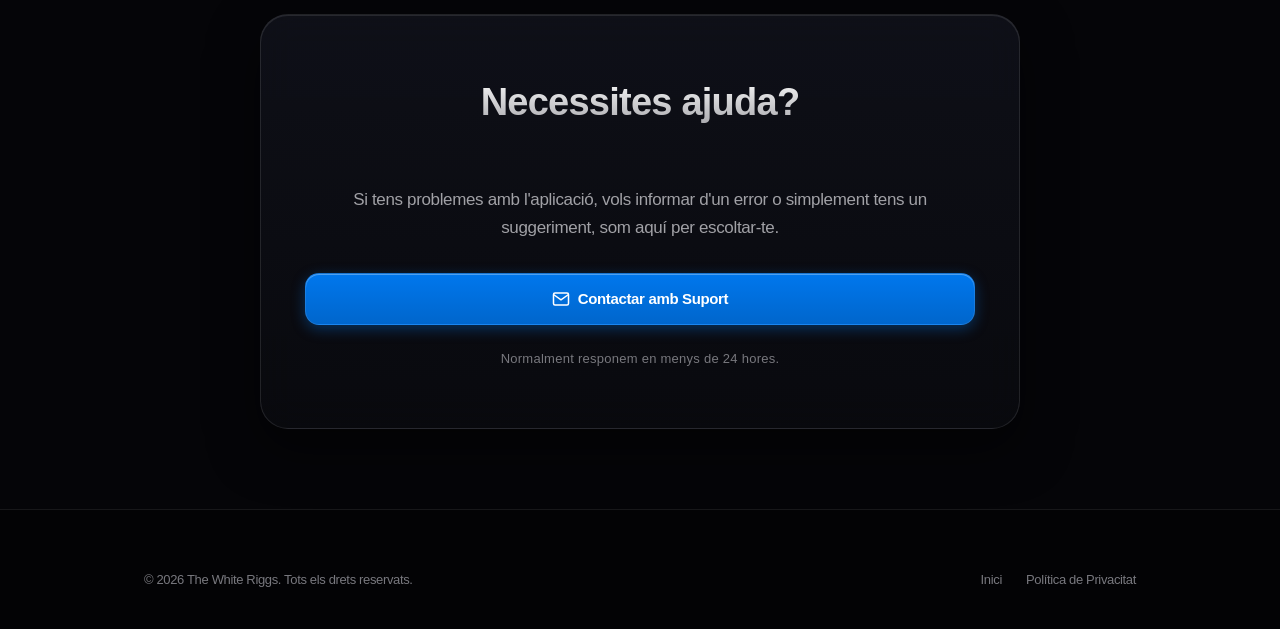
<file: support/curiosity-ca.html>
<!DOCTYPE html>
<html lang="ca">
<head>
  <meta charset="UTF-8">
  <meta name="viewport" content="width=device-width, initial-scale=1.0">
  <title>Curiosity — Suport i Característiques</title>
  <meta name="robots" content="noindex">
  <link rel="canonical" href="https://whiteriggs.github.io/WhiteRiggsWeb/support/curiosity.html">
  <meta http-equiv="refresh" content="0; url=curiosity.html?lang=ca">
  <link rel="stylesheet" href="../styles.css?v=7">
  <script>window.location.replace('curiosity.html?lang=ca' + window.location.hash);</script>
</head>
<body class="body-app body-curiosity">
  <main class="container" style="padding:160px 0;text-align:center">
    <p>Aquesta pàgina ara viu al <a href="curiosity.html?lang=ca">suport de Curiosity</a>.</p>
  </main>
</body>
</html>
</file>
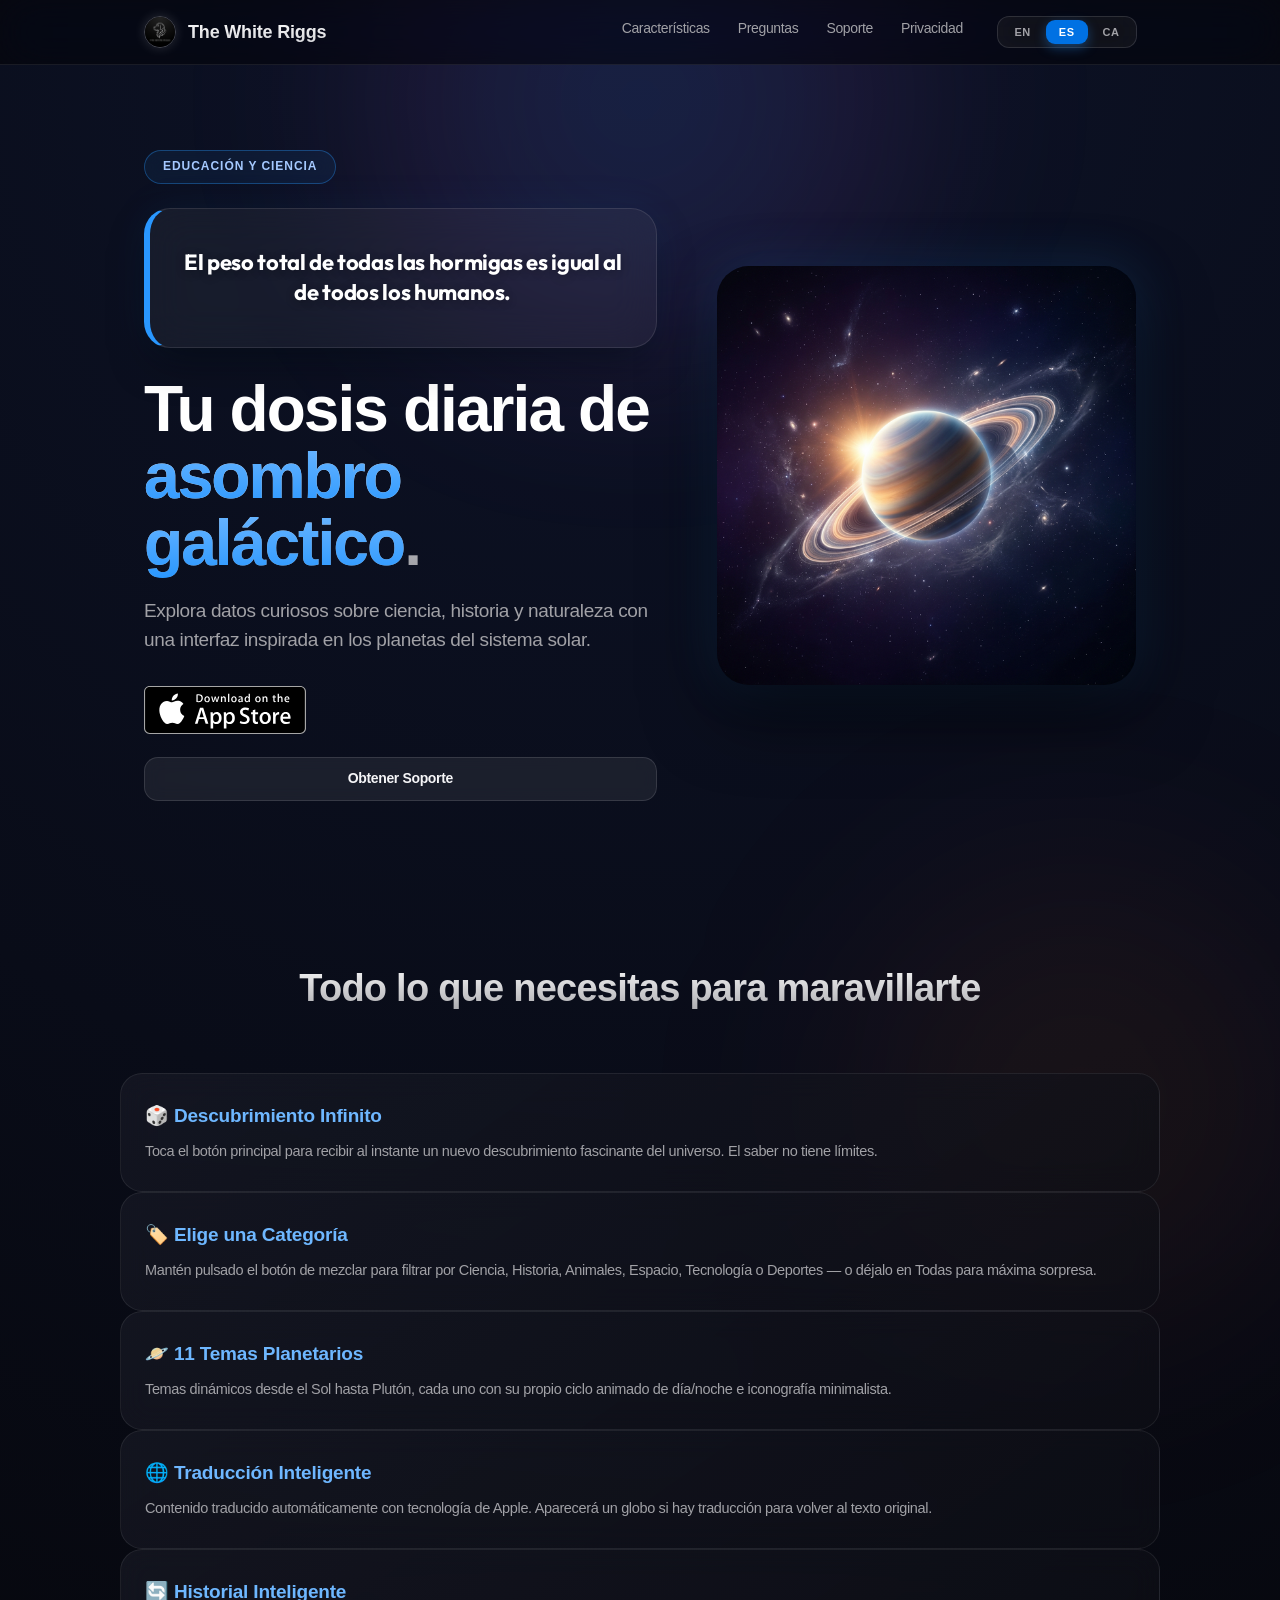
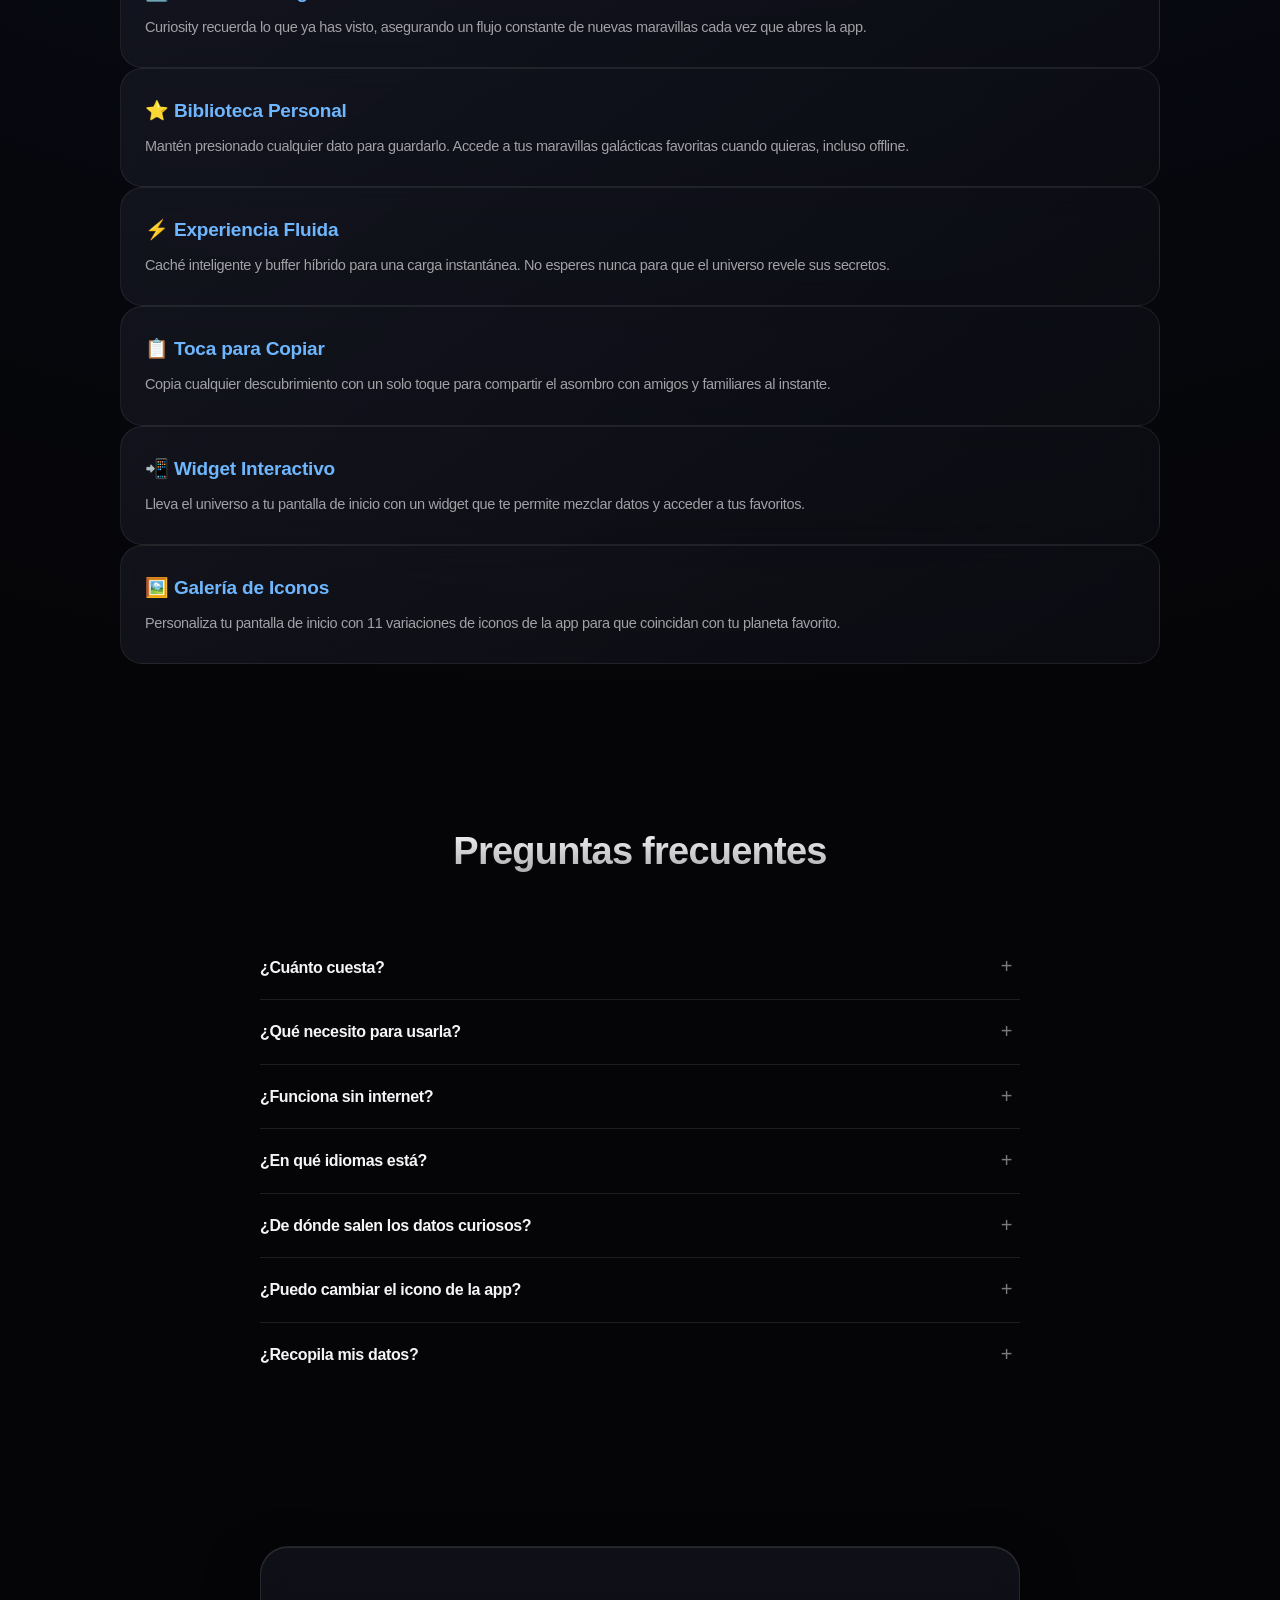
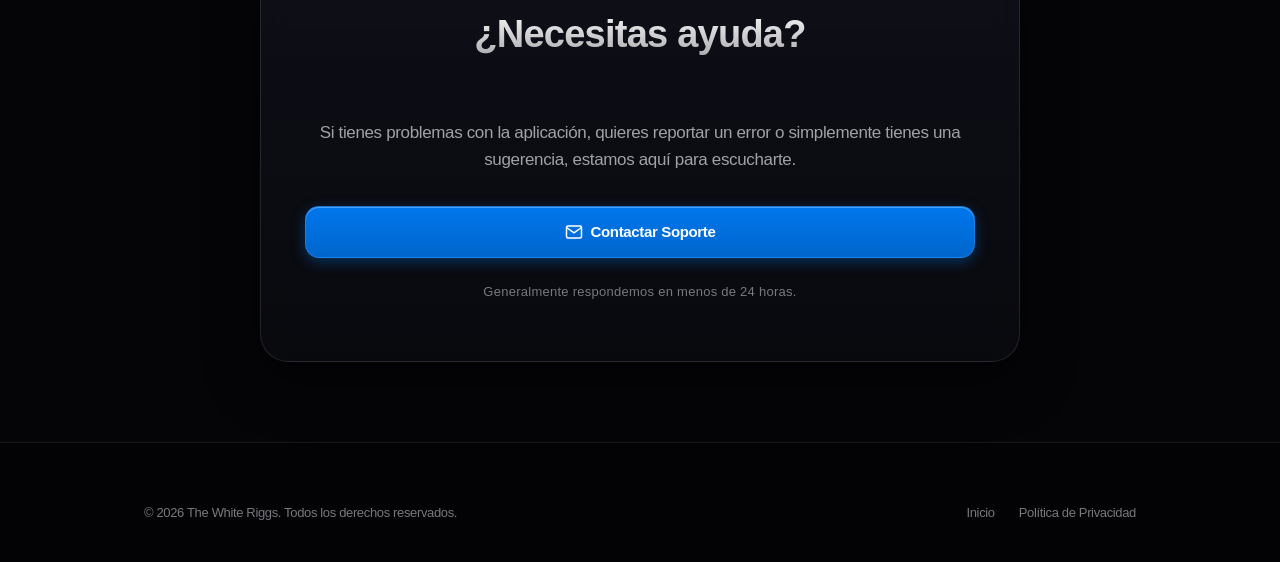
<file: support/curiosity-es.html>
<!DOCTYPE html>
<html lang="es">
<head>
  <meta charset="UTF-8">
  <meta name="viewport" content="width=device-width, initial-scale=1.0">
  <title>Curiosity — Soporte y Características</title>
  <meta name="robots" content="noindex">
  <link rel="canonical" href="https://whiteriggs.github.io/WhiteRiggsWeb/support/curiosity.html">
  <meta http-equiv="refresh" content="0; url=curiosity.html?lang=es">
  <link rel="stylesheet" href="../styles.css?v=7">
  <script>window.location.replace('curiosity.html?lang=es' + window.location.hash);</script>
</head>
<body class="body-app body-curiosity">
  <main class="container" style="padding:160px 0;text-align:center">
    <p>Esta página ahora vive en <a href="curiosity.html?lang=es">el soporte de Curiosity</a>.</p>
  </main>
</body>
</html>
</file>
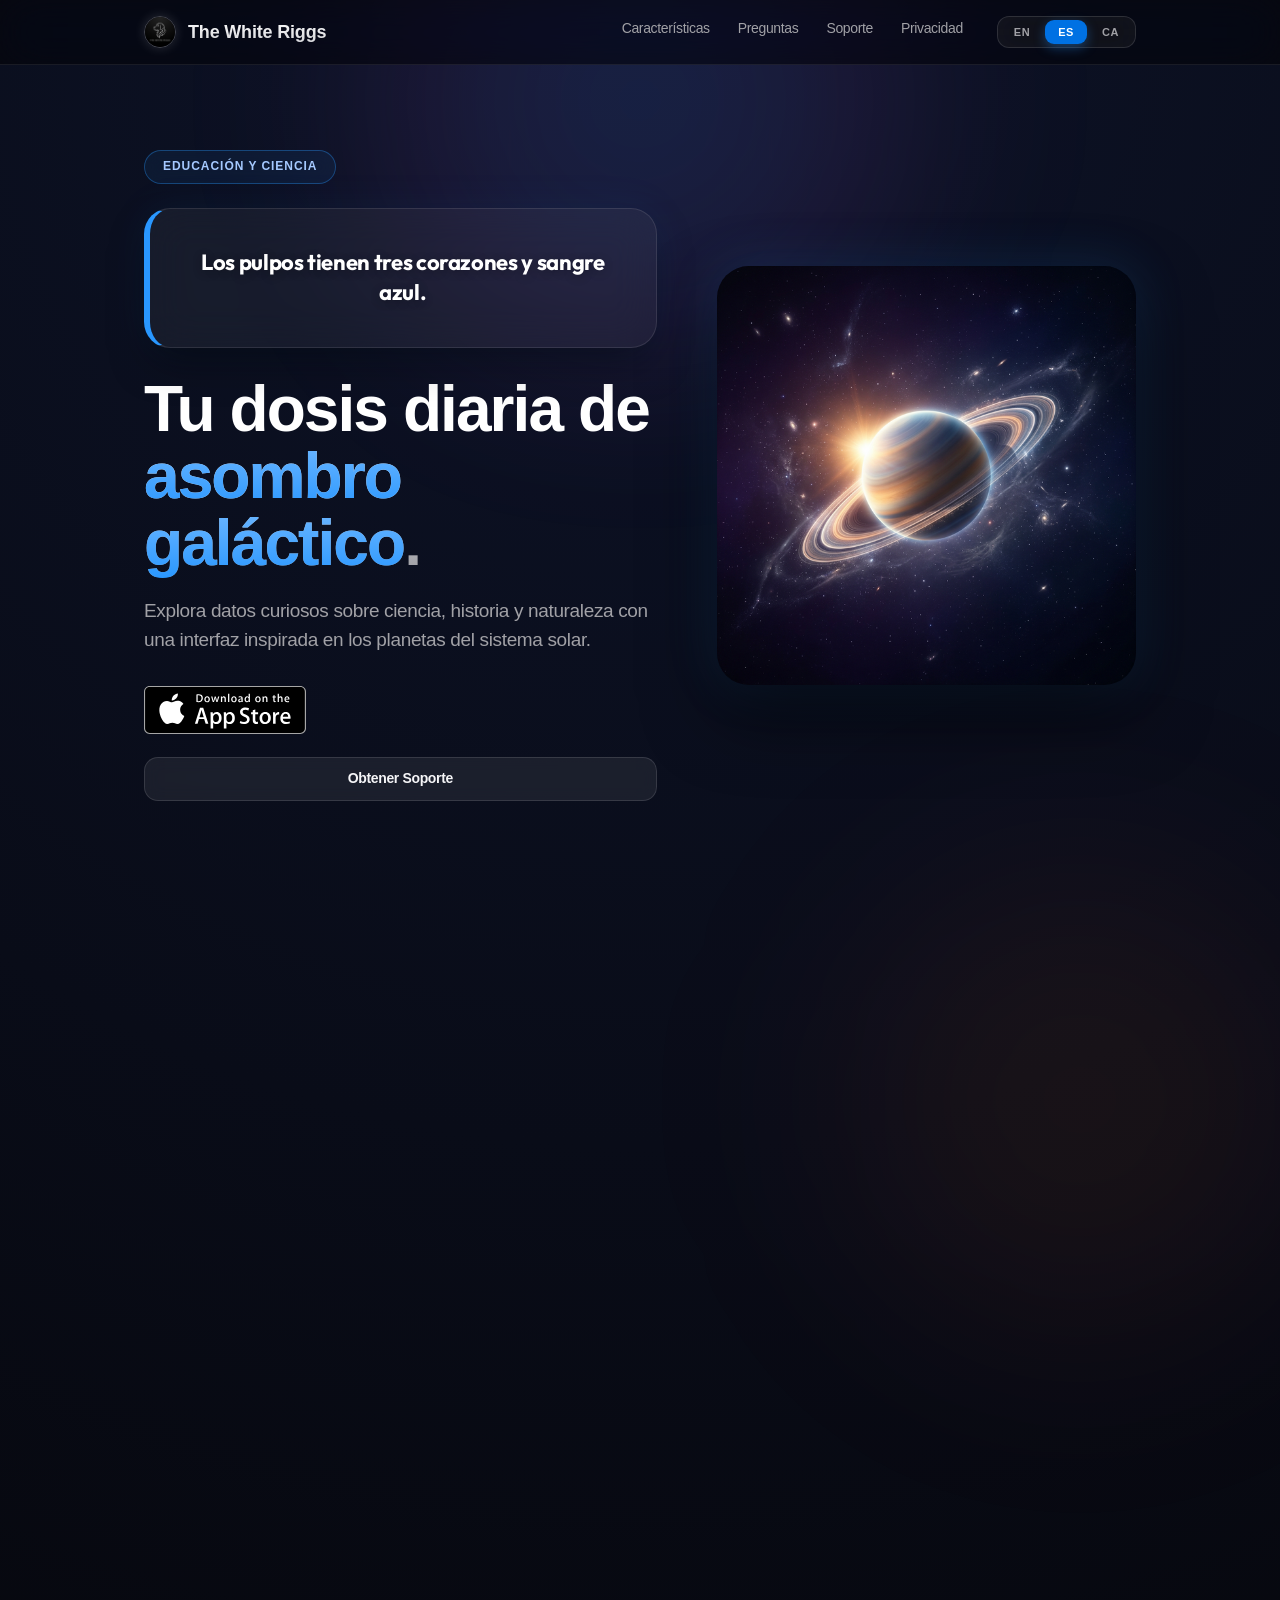
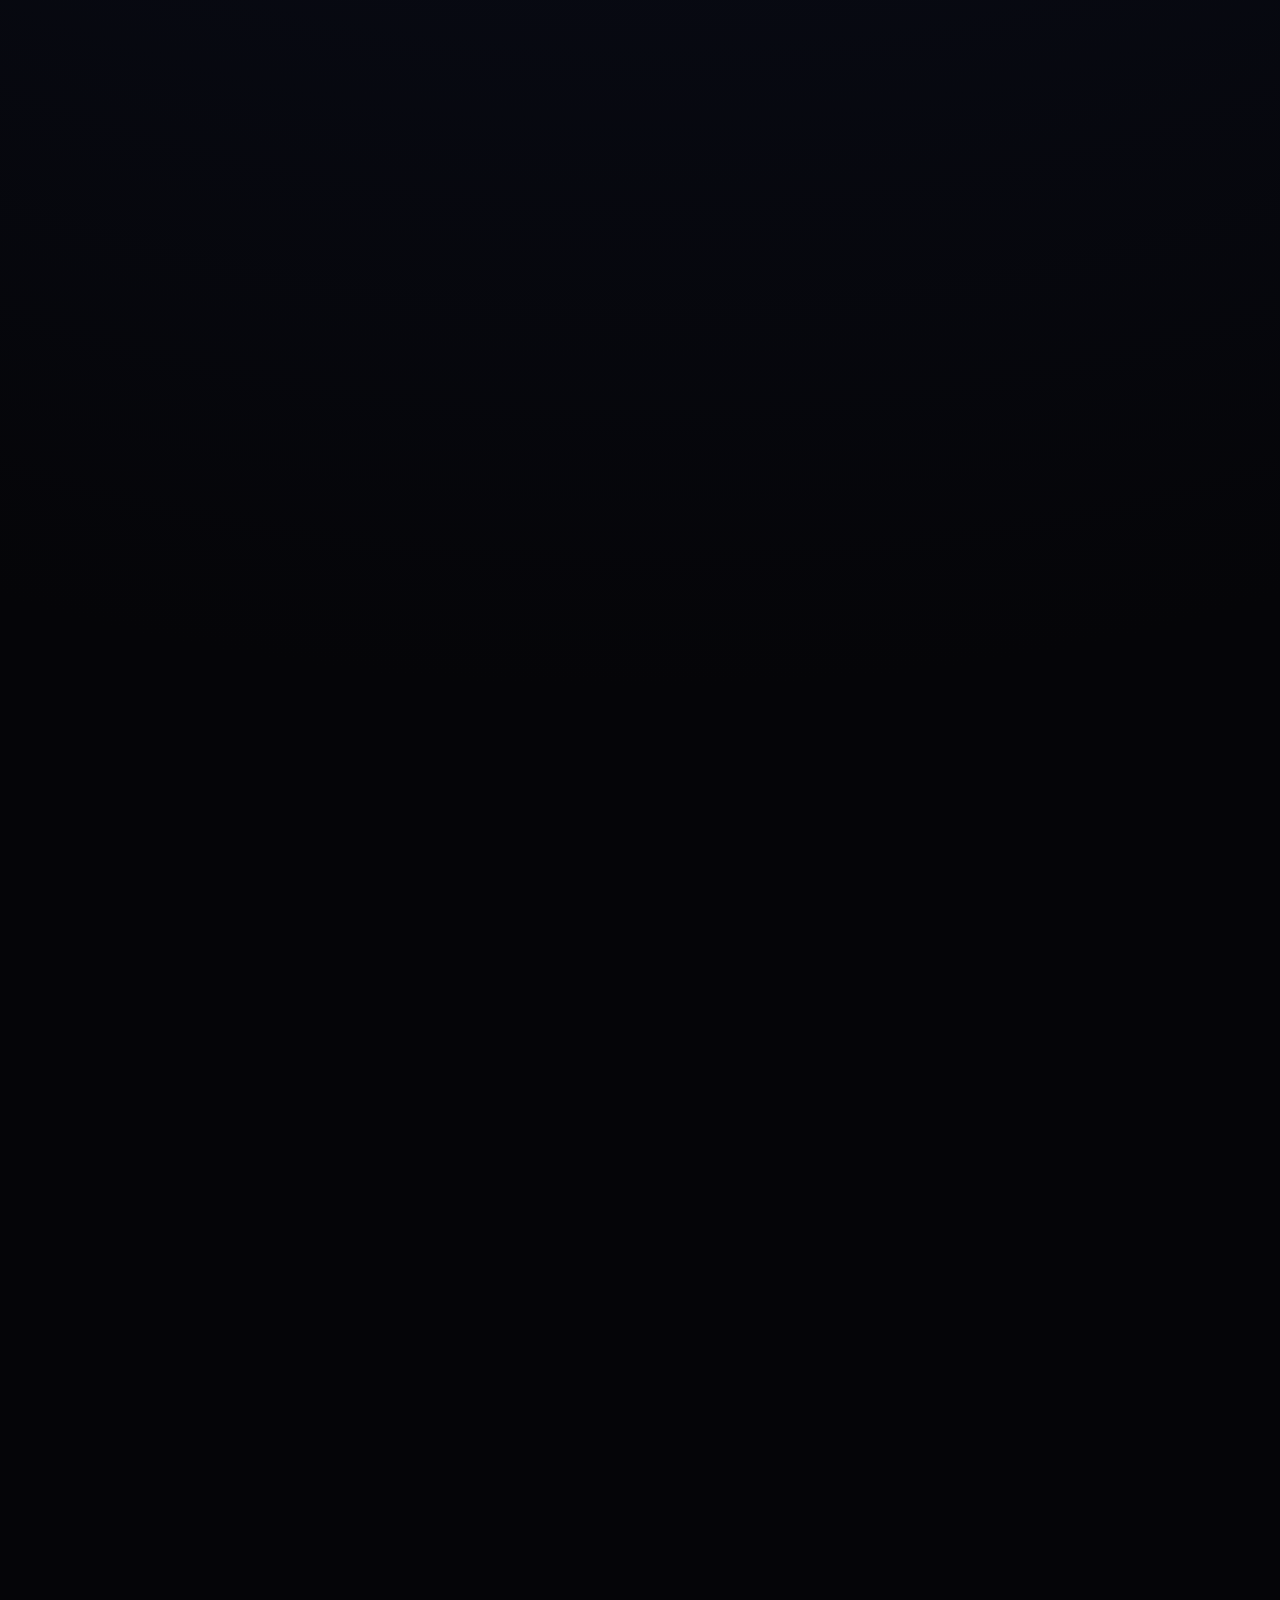
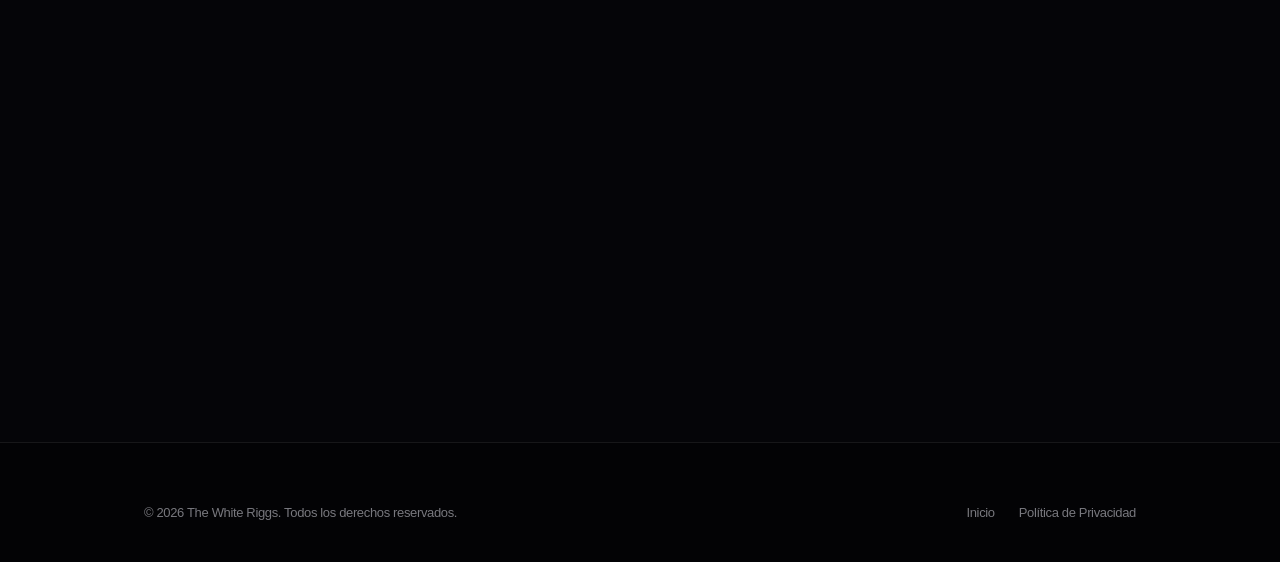
<file: support/curiosity.html>
<!DOCTYPE html>
<html lang="en">
<head>
  <meta charset="UTF-8">
  <meta name="viewport" content="width=device-width, initial-scale=1.0">
  <title>Curiosity — Support &amp; Features</title>
  <meta name="description" content="Curiosity for iOS — discover galactic wonders. Support, features, and contact.">
  <meta property="og:title" content="Curiosity — Your daily dose of galactic wonder">
  <meta property="og:description" content="Explore curious facts with 11 planetary themes, smart history, widget, and icon gallery.">
  <link rel="canonical" href="https://whiteriggs.github.io/WhiteRiggsWeb/support/curiosity.html">
  <link rel="alternate" hreflang="en" href="https://whiteriggs.github.io/WhiteRiggsWeb/support/curiosity.html?lang=en">
  <link rel="alternate" hreflang="es" href="https://whiteriggs.github.io/WhiteRiggsWeb/support/curiosity.html?lang=es">
  <link rel="alternate" hreflang="ca" href="https://whiteriggs.github.io/WhiteRiggsWeb/support/curiosity.html?lang=ca">
  <link rel="icon" type="image/png" href="../assets/curiosity-icon.png?v=4">
  <link rel="preconnect" href="https://fonts.googleapis.com">
  <link rel="preconnect" href="https://fonts.gstatic.com" crossorigin>
  <link href="https://fonts.googleapis.com/css2?family=Inter:wght@400;600;700;800&family=Outfit:wght@700;900&display=swap" rel="stylesheet">
  <link rel="stylesheet" href="../styles.css?v=7">
</head>
<body class="body-app body-curiosity">

  <div class="stars-container" aria-hidden="true"></div>

  <!-- Shared Header -->
  <header>
    <div class="nav-container">
      <a href="../index.html" class="brand-link">
        <img src="../assets/riggs-logo.png?v=4" alt="Riggs Logo" class="brand-logo-img">
        <span class="brand-title">The White Riggs</span>
      </a>
      <ul class="nav-links">
        <li><a href="#features" data-en="Features" data-es="Características" data-ca="Característiques">Features</a></li>
        <li><a href="#faq" data-en="FAQ" data-es="Preguntas" data-ca="Preguntes">FAQ</a></li>
        <li><a href="#support" data-en="Support" data-es="Soporte" data-ca="Suport">Support</a></li>
        <li><a href="../privacy/curiosity-privacy.html"
               data-en="Privacy" data-es="Privacidad" data-ca="Privacitat"
               data-href-en="../privacy/curiosity-privacy.html"
               data-href-es="../privacy/curiosity-privacy.html#es"
               data-href-ca="../privacy/curiosity-privacy.html#ca">Privacy</a></li>
        <li>
          <div class="lang-toggle-inline">
            <button type="button" class="lang-btn active" data-lang-btn="en">EN</button>
            <button type="button" class="lang-btn" data-lang-btn="es">ES</button>
            <button type="button" class="lang-btn" data-lang-btn="ca">CA</button>
          </div>
        </li>
      </ul>
    </div>
  </header>

  <main>
    <!-- Hero -->
    <section class="app-hero container fade-in">
      <div class="app-hero-grid">
        <div class="app-hero-content">
          <div class="app-badge app-badge-curiosity" data-en="Education &amp; Science" data-es="Educación y Ciencia" data-ca="Educació i Ciència">Education &amp; Science</div>
          <div class="demo-widget" id="demoWidget">
            <div id="fact-text">Loading discovery...</div>
          </div>
          <h1 class="app-hero-title"><span data-en="Your daily dose of " data-es="Tu dosis diaria de " data-ca="La teva dosi diària de ">Your daily dose of </span><span class="accent-curiosity" data-en="galactic wonder" data-es="asombro galáctico" data-ca="meravella galàctica">galactic wonder</span>.</h1>
          <p class="app-hero-subtitle" data-en="Explore curious facts about science, history, and nature with an immersive interface inspired by the planets of the solar system." data-es="Explora datos curiosos sobre ciencia, historia y naturaleza con una interfaz inspirada en los planetas del sistema solar." data-ca="Explora dades curioses sobre ciència, història i natura amb una interfície inspirada en els planetes del sistema solar.">Explore curious facts about science, history, and nature with an immersive interface inspired by the planets of the solar system.</p>
          <div class="app-hero-actions">
            <a href="https://apps.apple.com/es/app/curiosity/id6756880503" target="_blank" rel="noopener noreferrer" class="app-store-link">
              <img src="../assets/curiosity/app-store-badge.svg" alt="Download on the App Store"
                   data-alt-en="Download on the App Store" data-alt-es="Consíguelo en el App Store" data-alt-ca="Baixa-ho de l'App Store">
            </a>
            <a href="#support" class="btn btn-secondary" data-en="Get Support" data-es="Obtener Soporte" data-ca="Obtenir Suport">Get Support</a>
          </div>
        </div>
        <div class="app-hero-media">
          <img src="../assets/curiosity/hero.png" alt="Curiosity App Preview" class="app-float-img"
               data-alt-en="Curiosity App Preview" data-alt-es="Vista previa de Curiosity" data-alt-ca="Vista prèvia de Curiosity">
        </div>
      </div>
    </section>

    <!-- Features -->
    <section id="features" class="app-section container fade-in">
      <h2 class="section-title" data-en="Everything you need to wonder" data-es="Todo lo que necesitas para maravillarte" data-ca="Tot el que necessites per meravellar-te">Everything you need to wonder</h2>
      <div class="features-grid features-grid-wide">
        <article class="feature-card feature-card-curiosity">
          <h3 data-en="🎲 Endless Discovery" data-es="🎲 Descubrimiento Infinito" data-ca="🎲 Descoberta Infinita">🎲 Endless Discovery</h3>
          <p data-en="Tap the main button to instantly receive a new fascinating discovery from the universe. Knowledge is infinite." data-es="Toca el botón principal para recibir al instante un nuevo descubrimiento fascinante del universo. El saber no tiene límites." data-ca="Toca el botó principal per rebre a l'instant una nova descoberta fascinant de l'univers. El saber no té límits.">Tap the main button to instantly receive a new fascinating discovery from the universe. Knowledge is infinite.</p>
        </article>
        <article class="feature-card feature-card-curiosity">
          <h3 data-en="🏷️ Pick a Category" data-es="🏷️ Elige una Categoría" data-ca="🏷️ Tria una Categoria">🏷️ Pick a Category</h3>
          <p data-en="Long-press shuffle to filter by Science, History, Animals, Space, Technology or Sports — or leave it on All for total surprise." data-es="Mantén pulsado el botón de mezclar para filtrar por Ciencia, Historia, Animales, Espacio, Tecnología o Deportes — o déjalo en Todas para máxima sorpresa." data-ca="Mantén premut el botó de barrejar per filtrar per Ciència, Història, Animals, Espai, Tecnologia o Esports — o deixa'l a Totes per a màxima sorpresa.">Long-press shuffle to filter by Science, History, Animals, Space, Technology or Sports — or leave it on All for total surprise.</p>
        </article>
        <article class="feature-card feature-card-curiosity">
          <h3 data-en="🪐 11 Planetary Themes" data-es="🪐 11 Temas Planetarios" data-ca="🪐 11 Temes Planetaris">🪐 11 Planetary Themes</h3>
          <p data-en="Dynamic themes from the Sun to Pluto, each with its own animated day/night cycle and minimalist iconography." data-es="Temas dinámicos desde el Sol hasta Plutón, cada uno con su propio ciclo animado de día/noche e iconografía minimalista." data-ca="Temes dinàmics des del Sol fins a Plutó, cadascun amb el seu propi cicle animat de dia/nit i iconografia minimalista.">Dynamic themes from the Sun to Pluto, each with its own animated day/night cycle and minimalist iconography.</p>
        </article>
        <article class="feature-card feature-card-curiosity">
          <h3 data-en="🌐 Smart Translation" data-es="🌐 Traducción Inteligente" data-ca="🌐 Traducció Intel·ligent">🌐 Smart Translation</h3>
          <p data-en="Content automatically translated using Apple's technology. A globe icon appears when original text is available to toggle back." data-es="Contenido traducido automáticamente con tecnología de Apple. Aparecerá un globo si hay traducción para volver al texto original." data-ca="Contingut traduït automàticament amb tecnologia d'Apple. Apareixerà un globus si hi ha traducció per tornar al text original.">Content automatically translated using Apple's technology. A globe icon appears when original text is available to toggle back.</p>
        </article>
        <article class="feature-card feature-card-curiosity">
          <h3 data-en="🔄 Smart History" data-es="🔄 Historial Inteligente" data-ca="🔄 Historial Intel·ligent">🔄 Smart History</h3>
          <p data-en="Curiosity tracks what you've seen, ensuring a fresh stream of new wonders every time you open the app." data-es="Curiosity recuerda lo que ya has visto, asegurando un flujo constante de nuevas maravillas cada vez que abres la app." data-ca="Curiosity recorda el que ja has vist, assegurant un flux constant de noves meravelles cada vegada que obres l'app.">Curiosity tracks what you've seen, ensuring a fresh stream of new wonders every time you open the app.</p>
        </article>
        <article class="feature-card feature-card-curiosity">
          <h3 data-en="⭐️ Your Library" data-es="⭐️ Biblioteca Personal" data-ca="⭐️ La Teva Biblioteca">⭐️ Your Library</h3>
          <p data-en="Long-press any fact to save it. Access your collected galactic wonders anytime, even offline." data-es="Mantén presionado cualquier dato para guardarlo. Accede a tus maravillas galácticas favoritas cuando quieras, incluso offline." data-ca="Mantén premuda qualsevol dada per desar-la. Accedeix a les teves meravelles galàctiques preferides quan vulguis, fins i tot offline.">Long-press any fact to save it. Access your collected galactic wonders anytime, even offline.</p>
        </article>
        <article class="feature-card feature-card-curiosity">
          <h3 data-en="⚡ Fluid Experience" data-es="⚡ Experiencia Fluida" data-ca="⚡ Experiència Fluida">⚡ Fluid Experience</h3>
          <p data-en="Smart caching and a hybrid buffer for instant loading. Never wait for the universe to reveal its secrets." data-es="Caché inteligente y buffer híbrido para una carga instantánea. No esperes nunca para que el universo revele sus secretos." data-ca="Memòria cau intel·ligent i buffer híbrid per a una càrrega instantània. No esperis mai perquè l'univers reveli els seus secrets.">Smart caching and a hybrid buffer for instant loading. Never wait for the universe to reveal its secrets.</p>
        </article>
        <article class="feature-card feature-card-curiosity">
          <h3 data-en="📋 Tap to Copy" data-es="📋 Toca para Copiar" data-ca="📋 Toca per Copiar">📋 Tap to Copy</h3>
          <p data-en="Copy any discovery with a single tap to share the wonder with friends and family instantly." data-es="Copia cualquier descubrimiento con un solo toque para compartir el asombro con amigos y familiares al instante." data-ca="Copia qualsevol descoberta amb un sol toc per compartir la meravella amb amics i familiars a l'instant.">Copy any discovery with a single tap to share the wonder with friends and family instantly.</p>
        </article>
        <article class="feature-card feature-card-curiosity">
          <h3 data-en="📲 Interactive Widget" data-es="📲 Widget Interactivo" data-ca="📲 Widget Interactiu">📲 Interactive Widget</h3>
          <p data-en="Bring the universe to your home screen with a widget that lets you shuffle facts and access favorites." data-es="Lleva el universo a tu pantalla de inicio con un widget que te permite mezclar datos y acceder a tus favoritos." data-ca="Porta l'univers a la teva pantalla d'inici amb un widget que et permet barrejar dades i accedir als teus preferits.">Bring the universe to your home screen with a widget that lets you shuffle facts and access favorites.</p>
        </article>
        <article class="feature-card feature-card-curiosity">
          <h3 data-en="🖼️ Icon Gallery" data-es="🖼️ Galería de Iconos" data-ca="🖼️ Galeria d'Icones">🖼️ Icon Gallery</h3>
          <p data-en="Personalize your home screen with 11 custom app icon variations to match your favorite planetary theme." data-es="Personaliza tu pantalla de inicio con 11 variaciones de iconos de la app para que coincidan con tu planeta favorito." data-ca="Personalitza la teva pantalla d'inici amb 11 variacions d'icones de l'app perquè coincideixin amb el teu planeta preferit.">Personalize your home screen with 11 custom app icon variations to match your favorite planetary theme.</p>
        </article>
      </div>
    </section>

    <!-- FAQ -->
    <section id="faq" class="app-section container fade-in">
      <h2 class="section-title" data-en="Frequently asked" data-es="Preguntas frecuentes" data-ca="Preguntes freqüents">Frequently asked</h2>
      <div class="faq-list">
        <details>
          <summary data-en="How much does it cost?" data-es="¿Cuánto cuesta?" data-ca="Quant costa?">How much does it cost?</summary>
          <p data-en="Nothing. Curiosity is free, with no ads, no in-app purchases and no subscription. You don't need to create an account either." data-es="Nada. Curiosity es gratis, sin anuncios, sin compras dentro de la app y sin suscripción. Tampoco hace falta crear ninguna cuenta." data-ca="Res. Curiosity és gratuïta, sense anuncis, sense compres dins l'app i sense subscripció. Tampoc cal crear cap compte.">Nothing. Curiosity is free, with no ads, no in-app purchases and no subscription. You don't need to create an account either.</p>
        </details>
        <details>
          <summary data-en="What do I need to run it?" data-es="¿Qué necesito para usarla?" data-ca="Què necessito per fer-la servir?">What do I need to run it?</summary>
          <p data-en="An iPhone with iOS 15 or later. The interactive widget and native translation get better on newer versions, but the app works on all of them." data-es="Un iPhone con iOS 15 o posterior. El widget interactivo y la traducción nativa mejoran en versiones más recientes, pero la app funciona en todas." data-ca="Un iPhone amb iOS 15 o posterior. El widget interactiu i la traducció nativa milloren en versions més recents, però l'app funciona en totes.">An iPhone with iOS 15 or later. The interactive widget and native translation get better on newer versions, but the app works on all of them.</p>
        </details>
        <details>
          <summary data-en="Does it work without internet?" data-es="¿Funciona sin internet?" data-ca="Funciona sense internet?">Does it work without internet?</summary>
          <p data-en="Yes. Curiosity keeps a local stash of facts and preloads the next ones in the background, so you can keep discovering on a plane or in the underground. Your saved favourites are always available." data-es="Sí. Curiosity guarda datos en local y precarga los siguientes en segundo plano, así que puedes seguir descubriendo en un avión o en el metro. Tus favoritos están siempre disponibles." data-ca="Sí. Curiosity desa dades en local i precarrega les següents en segon pla, així que pots continuar descobrint en un avió o al metro. Els teus preferits sempre són disponibles.">Yes. Curiosity keeps a local stash of facts and preloads the next ones in the background, so you can keep discovering on a plane or in the underground. Your saved favourites are always available.</p>
        </details>
        <details>
          <summary data-en="What languages does it speak?" data-es="¿En qué idiomas está?" data-ca="En quins idiomes està?">What languages does it speak?</summary>
          <p data-en="The interface is available in English, Spanish and Catalan, and follows your device language. Facts are published in English and translated on the fly — tap the globe icon to read the original at any time." data-es="La interfaz está en español, inglés y catalán, y sigue el idioma de tu dispositivo. Los datos se publican en inglés y se traducen al vuelo: toca el icono del globo para leer el original cuando quieras." data-ca="La interfície és en català, castellà i anglès, i segueix l'idioma del teu dispositiu. Les dades es publiquen en anglès i es tradueixen sobre la marxa: toca la icona del globus per llegir l'original quan vulguis.">The interface is available in English, Spanish and Catalan, and follows your device language. Facts are published in English and translated on the fly — tap the globe icon to read the original at any time.</p>
        </details>
        <details>
          <summary data-en="Where do the facts come from?" data-es="¿De dónde salen los datos curiosos?" data-ca="D'on surten les dades curioses?">Where do the facts come from?</summary>
          <p data-en="From public science and trivia databases, plus a hand-picked collection bundled with the app. Each fact shows its source, and the app remembers what you have already seen so it doesn't repeat itself." data-es="De bases de datos públicas de ciencia y curiosidades, más una colección escogida a mano que viaja dentro de la app. Cada dato muestra su fuente, y la app recuerda los que ya has visto para no repetirse." data-ca="De bases de dades públiques de ciència i curiositats, més una col·lecció triada a mà que viatja dins l'app. Cada dada mostra la seva font, i l'app recorda les que ja has vist per no repetir-se.">From public science and trivia databases, plus a hand-picked collection bundled with the app. Each fact shows its source, and the app remembers what you have already seen so it doesn't repeat itself.</p>
        </details>
        <details>
          <summary data-en="Can I change the app icon?" data-es="¿Puedo cambiar el icono de la app?" data-ca="Puc canviar la icona de l'app?">Can I change the app icon?</summary>
          <p data-en="Yes. There are 11 icons, one per planetary theme. You can pick one manually or let it follow whichever theme you are using." data-es="Sí. Hay 11 iconos, uno por tema planetario. Puedes elegirlo a mano o dejar que siga al tema que estés usando." data-ca="Sí. Hi ha 11 icones, una per tema planetari. Pots triar-la a mà o deixar que segueixi el tema que estiguis fent servir.">Yes. There are 11 icons, one per planetary theme. You can pick one manually or let it follow whichever theme you are using.</p>
        </details>
        <details>
          <summary data-en="Does it collect my data?" data-es="¿Recopila mis datos?" data-ca="Recull les meves dades?">Does it collect my data?</summary>
          <p>
            <span data-en="No. There is no tracking, no analytics and no account. Your favourites and preferences never leave your iPhone. See the " data-es="No. No hay rastreo, ni analítica, ni cuenta. Tus favoritos y preferencias no salen de tu iPhone. Consulta la " data-ca="No. No hi ha seguiment, ni analítica, ni compte. Els teus preferits i preferències no surten del teu iPhone. Consulta la ">No. There is no tracking, no analytics and no account. Your favourites and preferences never leave your iPhone. See the </span><a href="../privacy/curiosity-privacy.html"
               data-en="Privacy Policy" data-es="Política de Privacidad" data-ca="Política de Privadesa"
               data-href-en="../privacy/curiosity-privacy.html"
               data-href-es="../privacy/curiosity-privacy.html#es"
               data-href-ca="../privacy/curiosity-privacy.html#ca">Privacy Policy</a>.
          </p>
        </details>
      </div>
    </section>

    <!-- Support -->
    <section id="support" class="app-section container fade-in">
      <div class="support-panel">
        <h2 class="section-title" data-en="Need help?" data-es="¿Necesitas ayuda?" data-ca="Necessites ajuda?">Need help?</h2>
        <p class="support-lead" data-en="If you have issues with the app, want to report a bug, or simply have a suggestion, we're here to listen." data-es="Si tienes problemas con la aplicación, quieres reportar un error o simplemente tienes una sugerencia, estamos aquí para escucharte." data-ca="Si tens problemes amb l'aplicació, vols informar d'un error o simplement tens un suggeriment, som aquí per escoltar-te.">If you have issues with the app, want to report a bug, or simply have a suggestion, we're here to listen.</p>
        <a href="mailto:thewhiteriggs@gmail.com?subject=Curiosity App Support" class="btn btn-primary btn-large"
           data-href-en="mailto:thewhiteriggs@gmail.com?subject=Curiosity App Support"
           data-href-es="mailto:thewhiteriggs@gmail.com?subject=Soporte Curiosity App"
           data-href-ca="mailto:thewhiteriggs@gmail.com?subject=Suport Curiosity App">
          <svg width="18" height="18" viewBox="0 0 24 24" fill="none" stroke="currentColor" stroke-width="2"><path d="M4 4h16c1.1 0 2 .9 2 2v12c0 1.1-.9 2-2 2H4c-1.1 0-2-.9-2-2V6c0-1.1.9-2 2-2z"/><polyline points="22,6 12,13 2,6"/></svg>
          <span data-en="Contact Support" data-es="Contactar Soporte" data-ca="Contactar amb Suport">Contact Support</span>
        </a>
        <p class="support-note" data-en="We usually respond in less than 24 hours." data-es="Generalmente respondemos en menos de 24 horas." data-ca="Normalment responem en menys de 24 hores.">We usually respond in less than 24 hours.</p>
      </div>
    </section>
  </main>

  <!-- Shared Footer -->
  <footer>
    <div class="container footer-content">
      <div data-en="© 2026 The White Riggs. All rights reserved." data-es="© 2026 The White Riggs. Todos los derechos reservados." data-ca="© 2026 The White Riggs. Tots els drets reservats.">&copy; 2026 The White Riggs. All rights reserved.</div>
      <ul class="footer-links">
        <li><a href="../index.html" data-en="Home" data-es="Inicio" data-ca="Inici">Home</a></li>
        <li><a href="../privacy/curiosity-privacy.html"
               data-en="Privacy Policy" data-es="Política de Privacidad" data-ca="Política de Privacitat"
               data-href-en="../privacy/curiosity-privacy.html"
               data-href-es="../privacy/curiosity-privacy.html#es"
               data-href-ca="../privacy/curiosity-privacy.html#ca">Privacy Policy</a></li>
      </ul>
    </div>
  </footer>

  <script src="../script.js?v=6"></script>
  <script>
    (function () {
      var FACTS = {
        en: [
          "A day on Venus is longer than a year on Venus.",
          "Apples float because they are 25% air.",
          "Honey never spoils. Archaeologists have found edible honey in ancient Egyptian tombs.",
          "A shrimp's heart is in its head.",
          "Snails can sleep for up to three years.",
          "Footprints on the Moon will stay there for millions of years.",
          "The sun makes up 99.86% of the mass in the solar system.",
          "Bananas are berries, but strawberries aren't.",
          "Octopuses have three hearts and blue blood.",
          "A cloud can weigh more than a million pounds.",
          "Wombat poop is cube-shaped to prevent it from rolling away.",
          "The total weight of all ants on Earth is roughly equal to all humans.",
          "The tongue of a blue whale weighs as much as an elephant.",
          "Saturn could float on water because it's mostly gas.",
          "Venus is the hottest planet, even though Mercury is closer to the sun.",
          "Cows have 'best friends' and get stressed when separated.",
          "Human teeth are as strong as shark teeth.",
          "A bolt of lightning is five times hotter than the sun's surface.",
          "Butterflies taste with their feet.",
          "Polar bears have black skin and clear fur.",
          "The Earth's core is as hot as the surface of the sun.",
          "Sloths can take up to a month to digest a single meal.",
          "Koalas have unique fingerprints, much like humans.",
          "Sea otters hold hands while sleeping to stay together.",
          "The Eiffel Tower can be 15 cm taller during the summer.",
          "A teaspoon of a neutron star would weigh 6 billion tons."
        ],
        es: [
          "Un día en Venus dura más que un año en Venus.",
          "Las manzanas flotan porque tienen un 25% de aire.",
          "La miel nunca se echa a perder. Se ha encontrado miel comestible en tumbas egipcias.",
          "El corazón de un camarón está en su cabeza.",
          "Los caracoles pueden dormir hasta tres años.",
          "Las huellas en la Luna durarán millones de años.",
          "El Sol representa el 99,86% de la masa del sistema solar.",
          "Los plátanos son bayas, pero las fresas no.",
          "Los pulpos tienen tres corazones y sangre azul.",
          "Una nube puede pesar más de 500 toneladas.",
          "La caca de los wombats es cúbica para que no ruede.",
          "El peso total de todas las hormigas es igual al de todos los humanos.",
          "La lengua de una ballena azul pesa tanto como un elefante.",
          "Saturno flotaría en el agua porque es principalmente gas.",
          "Venus es el planeta más caliente, aunque Mercurio esté más cerca del Sol.",
          "Las vacas tienen 'mejores amigas' y se estresan si se separan.",
          "Los dientes humanos son tan fuertes como los de un tiburón.",
          "Un rayo es cinco veces más caliente que la superficie del Sol.",
          "Las mariposas saborean con los pies.",
          "Los osos polares tienen la piel negra y el pelaje transparente.",
          "El núcleo de la Tierra es tan caliente como la superficie del Sol.",
          "Los perezosos pueden tardar un mes en digerir una sola comida.",
          "Los koalas tienen huellas dactilares únicas, como los humanos.",
          "Las nutrias marinas se dan la mano al dormir para no separarse.",
          "La Torre Eiffel puede medir 15 cm más en verano.",
          "Una cucharada de una estrella de neutrones pesaría 6.000 millones de toneladas."
        ],
        ca: [
          "Un dia a Venus dura més que un any a Venus.",
          "Les pomes suren perquè contenen un 25% d'aire.",
          "La mel no es fa malbé mai. S'ha trobat mel comestible en tombes egípcies.",
          "El cor d'una gamba és al seu cap.",
          "Els cargols poden dormir fins a tres anys.",
          "Les petjades a la Lluna duraran milions d'anys.",
          "El Sol representa el 99,86% de la massa del sistema solar.",
          "Els plàtans són baies, però les maduixes no.",
          "Els pops tenen tres cors i sang blava.",
          "Un núvol pot pesar més de 500 tones.",
          "La caca dels uombats és cúbica perquè no rodi.",
          "El pes total de totes les formigues és igual al de tots els humans.",
          "La llengua d'una balena blava pesa tant com un elefant.",
          "Saturn suraria a l'aigua perquè és principalment gas.",
          "Venus és el planeta més calent, encara que Mercuri estigui més a prop del Sol.",
          "Les vaques tenen 'millors amigues' i s'estressen si se separen.",
          "Les dents humanes són tan fortes com les d'un tauró.",
          "Un llamp és cinc vegades més calent que la superfície del Sol.",
          "Les papallones tasten amb els peus.",
          "Els óssos polars tenen la pell negra i el pelatge transparent.",
          "El nucli de la Terra és tan calent com la superfície del Sol.",
          "Els peresosos poden trigar un mes a digerir un sol àpat.",
          "Els coales tenen empremtes dactilars úniques, com els humans.",
          "Les llúdrigues marines s'agafen de les mans en dormir per no separar-se.",
          "La Torre Eiffel pot ser 15 cm més alta durant l'estiu.",
          "Una cullerada d'una estrella de neutrons pesaria 6.000 milions de tones."
        ]
      };

      var txt = document.getElementById('fact-text');
      var lang = 'en';
      var idx = 0;

      function show(next) {
        var pool = FACTS[lang] || FACTS.en;
        idx = next % pool.length;
        txt.textContent = pool[idx];
      }

      if (txt) {
        show(Math.floor(Math.random() * FACTS.en.length));
        setInterval(function () {
          txt.classList.add('fade-out');
          setTimeout(function () {
            var pool = FACTS[lang] || FACTS.en;
            var nxt;
            do { nxt = Math.floor(Math.random() * pool.length); } while (nxt === idx);
            show(nxt);
            txt.classList.remove('fade-out');
          }, 500);
        }, 5000);
      }

      initLangSwitcher({
        langs: ['en', 'es', 'ca'],
        fallback: 'en',
        storageKey: 'curiosity-lang',
        titles: {
          en: 'Curiosity — Support & Features',
          es: 'Curiosity — Soporte y Características',
          ca: 'Curiosity — Suport i Característiques'
        },
        // Reescribe el dato visible para que no se quede en el idioma anterior.
        onChange: function (next) {
          lang = next;
          if (txt) show(idx);
        }
      });
    })();
  </script>
</body>
</html>
</file>
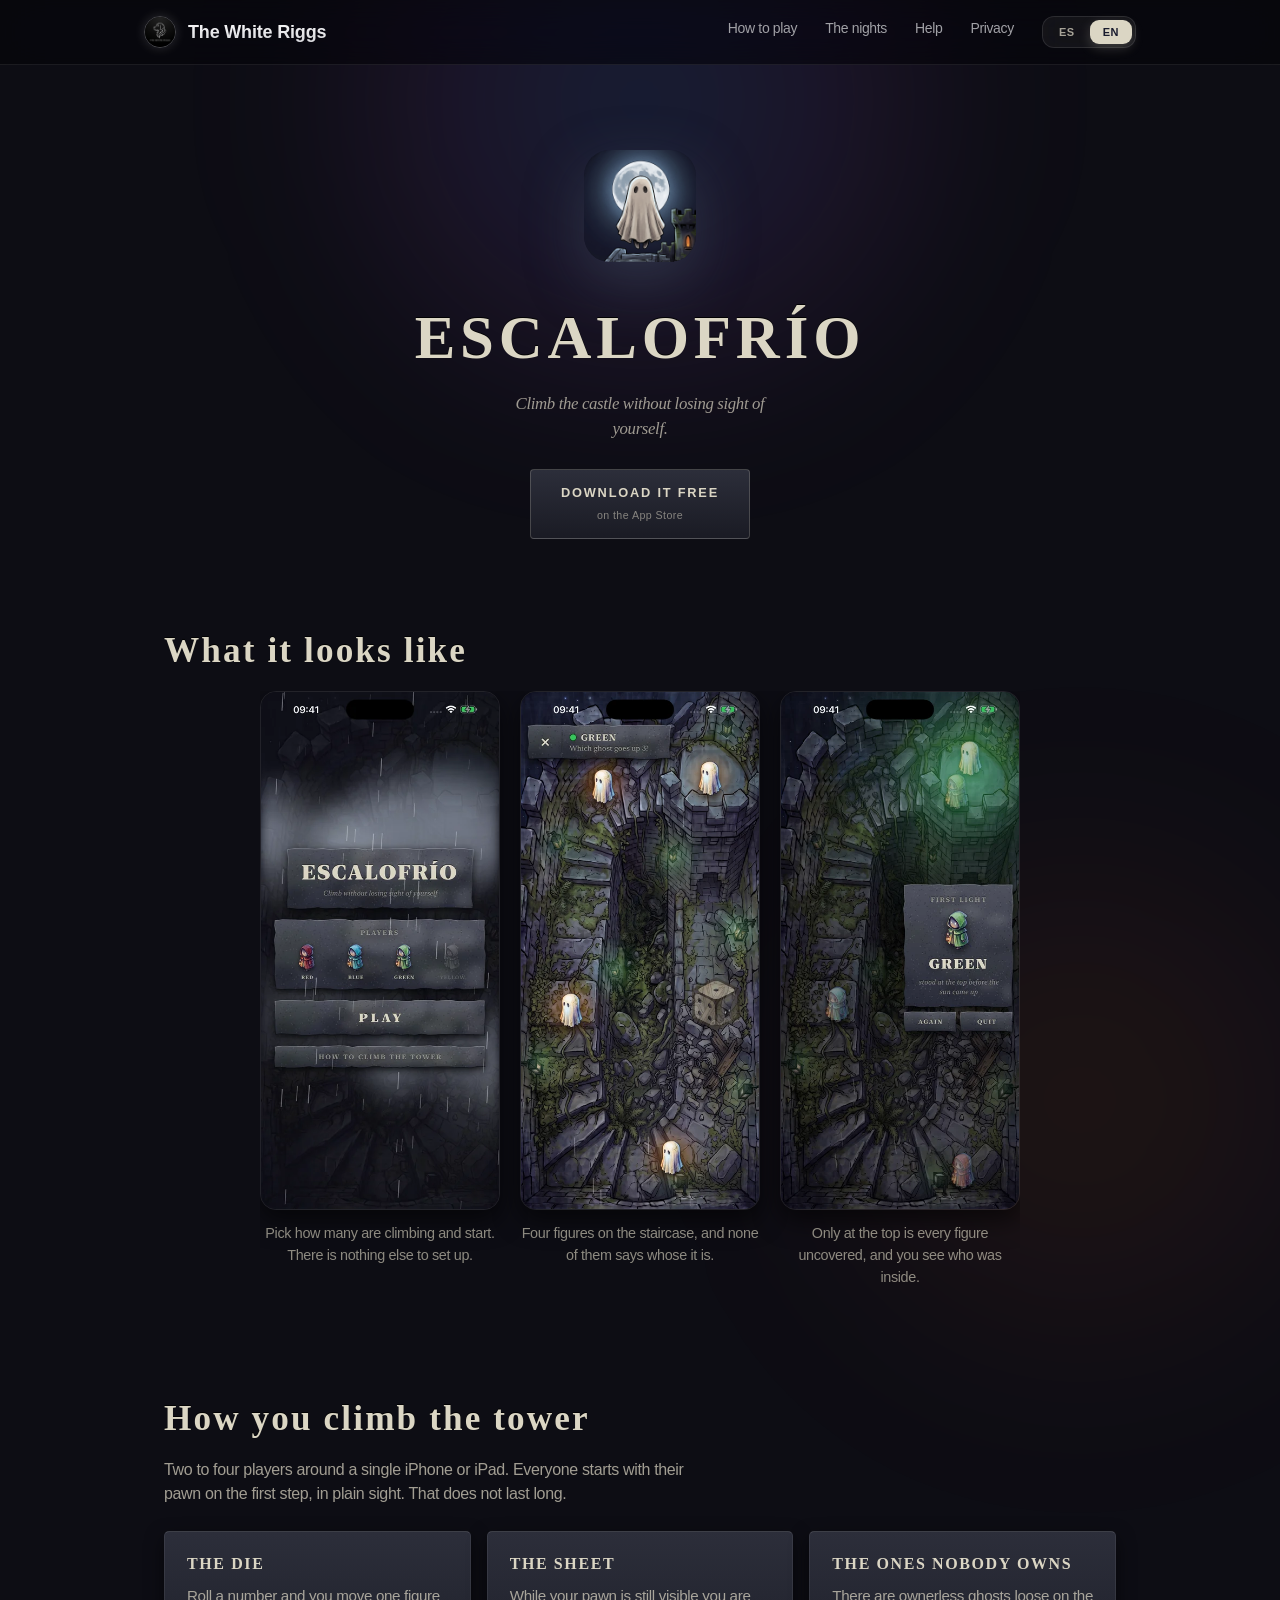
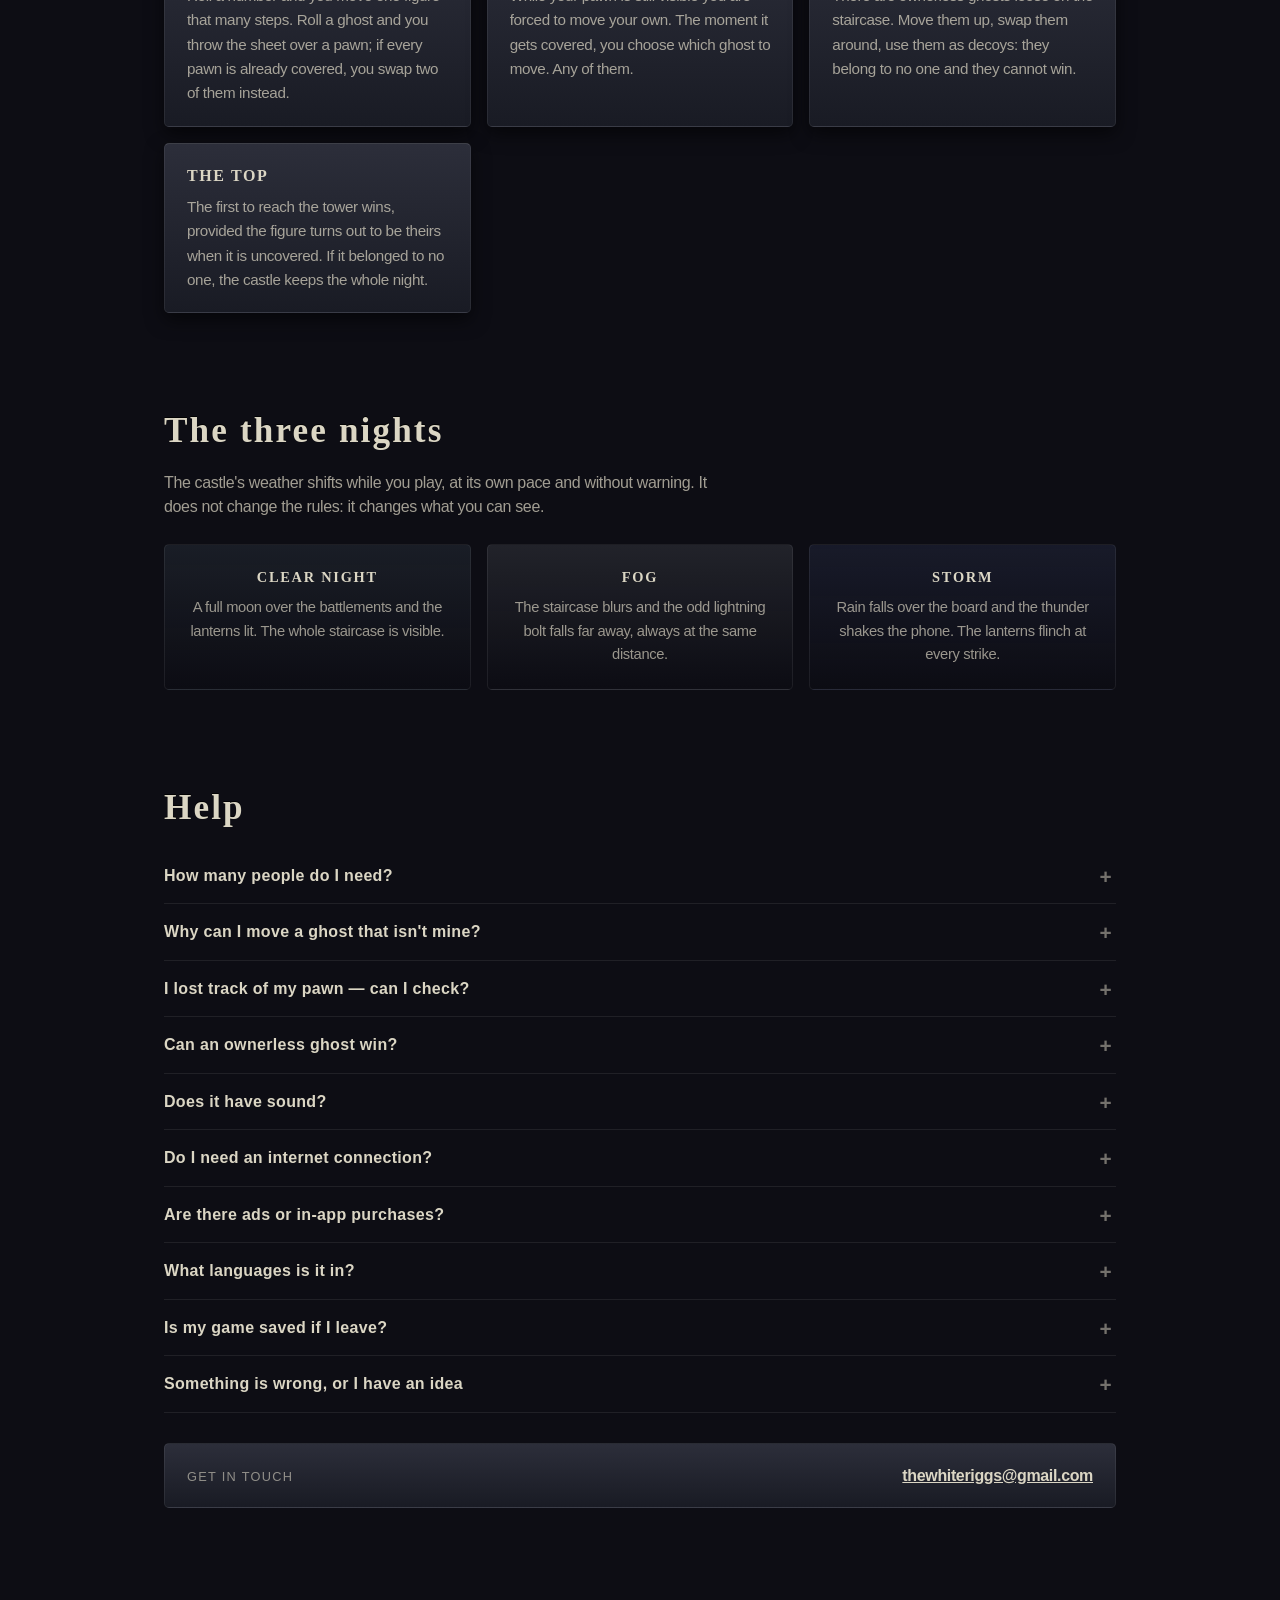
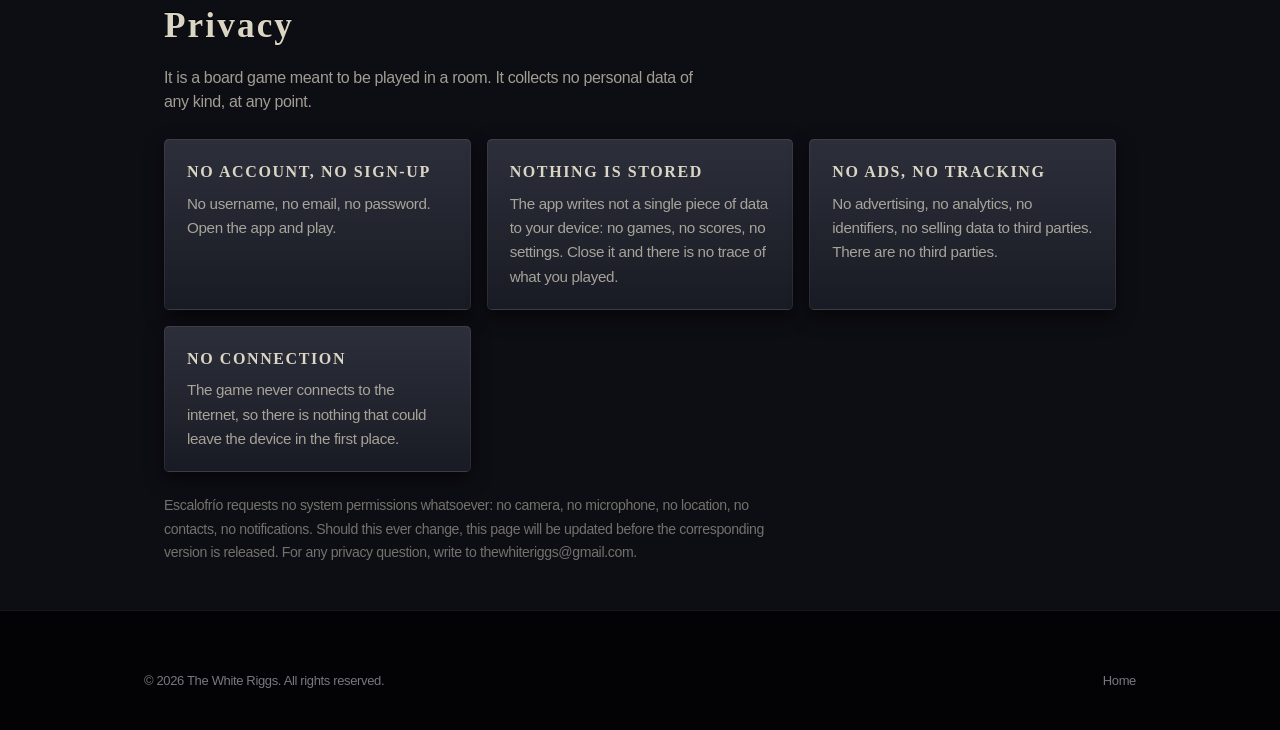
<file: support/escalofrio.html>
<!DOCTYPE html>
<html lang="es">
<head>
  <meta charset="UTF-8">
  <meta name="viewport" content="width=device-width, initial-scale=1.0">
  <title>Escalofrío — Support &amp; Privacy</title>
  <meta name="description" content="Escalofrío for iOS — a board game for 2 to 4 players around one iPhone or iPad. Climb the castle stairs without losing sight of which pawn is yours. Support, FAQ and privacy.">
  <link rel="icon" type="image/png" href="../assets/escalofrio-icon.png?v=1">
  <link rel="preconnect" href="https://fonts.googleapis.com">
  <link rel="preconnect" href="https://fonts.gstatic.com" crossorigin>
  <link href="https://fonts.googleapis.com/css2?family=Inter:wght@400;500;600;700;800&display=swap" rel="stylesheet">
  <link rel="stylesheet" href="../styles.css?v=7">
  <link rel="stylesheet" href="escalofrio.css?v=4">
</head>
<body class="body-app body-escalofrio">

  <div class="ef-backdrop" aria-hidden="true"></div>

  <!-- Shared Header -->
  <header>
    <div class="nav-container">
      <a href="../index.html" class="brand-link">
        <img src="../assets/riggs-logo.png?v=4" alt="Riggs Logo" class="brand-logo-img">
        <span class="brand-title">The White Riggs</span>
      </a>
      <ul class="nav-links">
        <li><a href="#juego" data-es="Cómo se juega" data-en="How to play">How to play</a></li>
        <li><a href="#noches" data-es="Las noches" data-en="The nights">The nights</a></li>
        <li><a href="#ayuda" data-es="Ayuda" data-en="Help">Help</a></li>
        <li><a href="#privacidad" data-es="Privacidad" data-en="Privacy">Privacy</a></li>
        <li>
          <div class="lang-toggle-inline">
            <button type="button" class="lang-btn active" data-lang-btn="es">ES</button>
            <button type="button" class="lang-btn" data-lang-btn="en">EN</button>
          </div>
        </li>
      </ul>
    </div>
  </header>

  <main class="ef-main">

    <!-- Hero -->
    <section class="ef-hero fade-in">
      <img src="../assets/escalofrio-icon.png?v=1" alt="Escalofrío App Icon" class="ef-icon">
      <h1 class="ef-title">ESCALOFRÍO</h1>
      <p class="ef-tagline" data-es="Sube al castillo sin perderte de vista." data-en="Climb the castle without losing sight of yourself.">Climb the castle without losing sight of yourself.</p>
      <a class="ef-soon" href="https://apps.apple.com/es/app/escalofrio/id6805952829" target="_blank" rel="noopener noreferrer">
        <span data-es="Descárgala gratis" data-en="Download it free">Download it free</span>
        <small data-es="en la App Store" data-en="on the App Store">on the App Store</small>
      </a>
    </section>

    <!-- Capturas -->
    <section id="capturas" class="ef-section wrap fade-in">
      <h2 data-es="Así se ve" data-en="What it looks like">What it looks like</h2>
      <div class="ef-capturas">
        <figure class="ef-captura">
          <img class="ef-shot-es" src="../assets/escalofrio/shot-menu-es.webp" width="440" height="956" decoding="async" alt="El menú del juego, con los peones para elegir cuántos suben">
          <img class="ef-shot-en" src="../assets/escalofrio/shot-menu-en.webp" width="440" height="956" decoding="async" alt="The game menu, with the pawns for choosing how many are climbing">
          <figcaption data-es="Se elige cuánta gente sube y se empieza. No hay nada más que ajustar." data-en="Pick how many are climbing and start. There is nothing else to set up.">Pick how many are climbing and start. There is nothing else to set up.</figcaption>
        </figure>
        <figure class="ef-captura">
          <img class="ef-shot-es" src="../assets/escalofrio/shot-partida-es.webp" width="440" height="956" loading="lazy" decoding="async" alt="La escalera del castillo bajo la tormenta, con cuatro figuras tapadas subiendo">
          <img class="ef-shot-en" src="../assets/escalofrio/shot-partida-en.webp" width="440" height="956" loading="lazy" decoding="async" alt="The castle staircase under the storm, with four covered figures climbing">
          <figcaption data-es="Cuatro figuras en la escalera y ninguna dice de quién es." data-en="Four figures on the staircase, and none of them says whose it is.">Four figures on the staircase, and none of them says whose it is.</figcaption>
        </figure>
        <figure class="ef-captura">
          <img class="ef-shot-es" src="../assets/escalofrio/shot-final-es.webp" width="440" height="956" loading="lazy" decoding="async" alt="El final de la partida, con las figuras ya destapadas">
          <img class="ef-shot-en" src="../assets/escalofrio/shot-final-en.webp" width="440" height="956" loading="lazy" decoding="async" alt="The end of the game, with the figures uncovered">
          <figcaption data-es="Solo al llegar arriba se destapan todas y se ve quién iba dentro." data-en="Only at the top is every figure uncovered, and you see who was inside.">Only at the top is every figure uncovered, and you see who was inside.</figcaption>
        </figure>
      </div>
    </section>

    <!-- Como se juega -->
    <section id="juego" class="ef-section wrap fade-in">
      <h2 data-es="Cómo se sube a la torre" data-en="How you climb the tower">How you climb the tower</h2>
      <p class="ef-lead" data-es="De dos a cuatro jugadores alrededor de un solo iPhone o iPad. Cada uno tiene su peón en el primer escalón, a la vista de todos. Eso dura poco." data-en="Two to four players around a single iPhone or iPad. Everyone starts with their pawn on the first step, in plain sight. That does not last long.">Two to four players around a single iPhone or iPad. Everyone starts with their pawn on the first step, in plain sight. That does not last long.</p>
      <div class="ef-grid">
        <article class="ef-card">
          <h3 data-es="El dado" data-en="The die">The die</h3>
          <p data-es="Si sale un número, subes una figura esos escalones. Si sale un fantasma, le echas la sábana por encima a un peón; y si ya están todos tapados, cambias dos de sitio." data-en="Roll a number and you move one figure that many steps. Roll a ghost and you throw the sheet over a pawn; if every pawn is already covered, you swap two of them instead.">Roll a number and you move one figure that many steps. Roll a ghost and you throw the sheet over a pawn; if every pawn is already covered, you swap two of them instead.</p>
        </article>
        <article class="ef-card">
          <h3 data-es="La sábana" data-en="The sheet">The sheet</h3>
          <p data-es="Mientras tu peón siga a la vista estás obligado a subir el tuyo. En cuanto te lo tapan, eliges tú qué fantasma mueves. Cualquiera de ellos." data-en="While your pawn is still visible you are forced to move your own. The moment it gets covered, you choose which ghost to move. Any of them.">While your pawn is still visible you are forced to move your own. The moment it gets covered, you choose which ghost to move. Any of them.</p>
        </article>
        <article class="ef-card">
          <h3 data-es="Los que no son de nadie" data-en="The ones nobody owns">The ones nobody owns</h3>
          <p data-es="Por la escalera andan sueltos fantasmas sin dueño. Súbelos, cámbialos de sitio, despista con ellos: no son de nadie y no pueden ganar." data-en="There are ownerless ghosts loose on the staircase. Move them up, swap them around, use them as decoys: they belong to no one and they cannot win.">There are ownerless ghosts loose on the staircase. Move them up, swap them around, use them as decoys: they belong to no one and they cannot win.</p>
        </article>
        <article class="ef-card">
          <h3 data-es="Arriba" data-en="The top">The top</h3>
          <p data-es="Gana el primero que llega a la torre, si al destaparlo resulta ser el suyo. Si no era de nadie, la noche entera se la queda el castillo." data-en="The first to reach the tower wins, provided the figure turns out to be theirs when it is uncovered. If it belonged to no one, the castle keeps the whole night.">The first to reach the tower wins, provided the figure turns out to be theirs when it is uncovered. If it belonged to no one, the castle keeps the whole night.</p>
        </article>
      </div>
    </section>

    <!-- Las noches -->
    <section id="noches" class="ef-section wrap fade-in">
      <h2 data-es="Las tres noches" data-en="The three nights">The three nights</h2>
      <p class="ef-lead" data-es="El castillo va cambiando de tiempo mientras jugáis, a su ritmo y sin avisar. No cambia las reglas: cambia lo que se ve." data-en="The castle's weather shifts while you play, at its own pace and without warning. It does not change the rules: it changes what you can see.">The castle's weather shifts while you play, at its own pace and without warning. It does not change the rules: it changes what you can see.</p>
      <div class="ef-noches">
        <article class="ef-noche ef-noche-clara">
          <h3 data-es="Noche clara" data-en="Clear night">Clear night</h3>
          <p data-es="La luna llena sobre las almenas y los faroles encendidos. Se ve toda la escalera." data-en="A full moon over the battlements and the lanterns lit. The whole staircase is visible.">A full moon over the battlements and the lanterns lit. The whole staircase is visible.</p>
        </article>
        <article class="ef-noche ef-noche-niebla">
          <h3 data-es="Niebla" data-en="Fog">Fog</h3>
          <p data-es="La escalera se difumina y algún relámpago cae lejos, siempre a la misma distancia." data-en="The staircase blurs and the odd lightning bolt falls far away, always at the same distance.">The staircase blurs and the odd lightning bolt falls far away, always at the same distance.</p>
        </article>
        <article class="ef-noche ef-noche-tormenta">
          <h3 data-es="Tormenta" data-en="Storm">Storm</h3>
          <p data-es="Llueve encima del tablero y los truenos hacen temblar el teléfono. Los faroles se encogen del susto." data-en="Rain falls over the board and the thunder shakes the phone. The lanterns flinch at every strike.">Rain falls over the board and the thunder shakes the phone. The lanterns flinch at every strike.</p>
        </article>
      </div>
    </section>

    <!-- Ayuda -->
    <section id="ayuda" class="ef-section wrap fade-in">
      <h2 data-es="Ayuda" data-en="Help">Help</h2>
      <details>
        <summary data-es="¿Cuánta gente hace falta?" data-en="How many people do I need?">How many people do I need?</summary>
        <p data-es="De dos a cuatro, en la misma habitación y con un solo iPhone o iPad que va pasando de mano en mano. No hay partidas por internet ni contra la máquina." data-en="Two to four, in the same room, sharing a single iPhone or iPad that gets passed around. There is no online play and no computer opponent.">Two to four, in the same room, sharing a single iPhone or iPad that gets passed around. There is no online play and no computer opponent.</p>
      </details>
      <details>
        <summary data-es="¿Por qué puedo mover un fantasma que no es mío?" data-en="Why can I move a ghost that isn't mine?">Why can I move a ghost that isn't mine?</summary>
        <p data-es="Porque de eso va el juego. Cuando todas las figuras están tapadas nadie sabe con seguridad cuál es la suya, así que mueves la que te convenga y confías en tu memoria. El que se despista sube el peón de otro hasta la torre." data-en="Because that is the whole game. Once every figure is covered nobody knows for certain which one is theirs, so you move whichever suits you and trust your memory. Lose track and you will carry someone else's pawn to the tower.">Because that is the whole game. Once every figure is covered nobody knows for certain which one is theirs, so you move whichever suits you and trust your memory. Lose track and you will carry someone else's pawn to the tower.</p>
      </details>
      <details>
        <summary data-es="He perdido de vista mi peón, ¿puedo comprobarlo?" data-en="I lost track of my pawn — can I check?">I lost track of my pawn — can I check?</summary>
        <p data-es="No, y es a propósito. Nada de la pantalla dice de quién es cada figura mientras está tapada: si se pudiera consultar, no habría juego. Solo se descubre al final." data-en="No, and that is deliberate. Nothing on screen reveals who each covered figure belongs to; if you could look it up there would be no game. It is only revealed at the end.">No, and that is deliberate. Nothing on screen reveals who each covered figure belongs to; if you could look it up there would be no game. It is only revealed at the end.</p>
      </details>
      <details>
        <summary data-es="¿Puede ganar un fantasma sin dueño?" data-en="Can an ownerless ghost win?">Can an ownerless ghost win?</summary>
        <p data-es="No. Si el que llega arriba no es de nadie, no gana ningún jugador: la noche se la queda el castillo y la partida termina igual. Por eso conviene saber a quién estás subiendo." data-en="No. If the figure that reaches the top belongs to no one, no player wins: the castle keeps the night and the game ends all the same. Which is why it pays to know who you are carrying up.">No. If the figure that reaches the top belongs to no one, no player wins: the castle keeps the night and the game ends all the same. Which is why it pays to know who you are carrying up.</p>
      </details>
      <details>
        <summary data-es="¿Tiene sonido?" data-en="Does it have sound?">Does it have sound?</summary>
        <p data-es="Sí. Suenan la lluvia, los truenos, el dado y las sábanas, y hay música en el menú y al terminar la partida. Respeta el interruptor de silencio: con el dispositivo en silencio el juego se calla, y también se calla al bloquear la pantalla. Además vibra, así que los truenos y el final se notan en la mano." data-en="Yes. Rain, thunder, the die and the sheets all have their sound, and there is music in the menu and when a game ends. It respects the silent switch: with your device on silent the game stays quiet, and it also goes quiet when the screen locks. On iPhone it uses haptics too, so thunder and the ending are felt in your hand.">Yes. Rain, thunder, the die and the sheets all have their sound, and there is music in the menu and when a game ends. It respects the silent switch: with your device on silent the game stays quiet, and it also goes quiet when the screen locks. On iPhone it uses haptics too, so thunder and the ending are felt in your hand.</p>
      </details>
      <details>
        <summary data-es="¿Necesito conexión a internet?" data-en="Do I need an internet connection?">Do I need an internet connection?</summary>
        <p data-es="No. El juego entero va dentro de la app y no consulta nada a nadie. Funciona igual en modo avión." data-en="No. The entire game ships inside the app and it queries nothing from anyone. It works the same in aeroplane mode.">No. The entire game ships inside the app and it queries nothing from anyone. It works the same in aeroplane mode.</p>
      </details>
      <details>
        <summary data-es="¿Hay anuncios o compras dentro de la app?" data-en="Are there ads or in-app purchases?">Are there ads or in-app purchases?</summary>
        <p data-es="Ninguna de las dos cosas. Es gratis del todo: ni anuncios, ni suscripción, ni nada que comprar." data-en="Neither. It is entirely free: no ads, no subscription, nothing to buy.">Neither. It is entirely free: no ads, no subscription, nothing to buy.</p>
      </details>
      <details>
        <summary data-es="¿En qué idiomas está?" data-en="What languages is it in?">What languages is it in?</summary>
        <p data-es="En español y en inglés. Sigue al idioma del dispositivo: no hay ajuste dentro de la app." data-en="Spanish and English. It follows your device's language: there is no setting inside the app.">Spanish and English. It follows your device's language: there is no setting inside the app.</p>
      </details>
      <details>
        <summary data-es="¿Se guarda la partida si salgo?" data-en="Is my game saved if I leave?">Is my game saved if I leave?</summary>
        <p data-es="No. Una partida dura lo que dura una partida y no se guarda nada al salir, tampoco marcadores ni estadísticas. Cada noche empieza de cero." data-en="No. A game lasts as long as a game lasts and nothing is saved when you leave — no scores, no statistics. Every night starts from scratch.">No. A game lasts as long as a game lasts and nothing is saved when you leave — no scores, no statistics. Every night starts from scratch.</p>
      </details>
      <details>
        <summary data-es="Algo va mal o se me ocurre una mejora" data-en="Something is wrong, or I have an idea">Something is wrong, or I have an idea</summary>
        <p data-es="Escríbeme y lo miro. Si es un fallo, cuéntame qué dispositivo tienes y qué estaba pasando en la partida; con eso suele bastar para dar con ello." data-en="Write to me and I will look into it. If it is a bug, tell me which device you have and what was happening in the game; that is usually enough to track it down.">Write to me and I will look into it. If it is a bug, tell me which device you have and what was happening in the game; that is usually enough to track it down.</p>
      </details>

      <div class="ef-contact">
        <span data-es="Escríbeme" data-en="Get in touch">Get in touch</span>
        <a href="mailto:thewhiteriggs@gmail.com?subject=Escalofrio%20Support">thewhiteriggs@gmail.com</a>
      </div>
    </section>

    <!-- Privacidad -->
    <section id="privacidad" class="ef-section wrap fade-in">
      <h2 data-es="Privacidad" data-en="Privacy">Privacy</h2>
      <p class="ef-lead" data-es="Es un juego de mesa para jugar en una habitación. No recoge ningún dato personal, de ningún tipo, en ningún momento." data-en="It is a board game meant to be played in a room. It collects no personal data of any kind, at any point.">It is a board game meant to be played in a room. It collects no personal data of any kind, at any point.</p>
      <div class="ef-grid">
        <article class="ef-card">
          <h3 data-es="Sin cuenta y sin registro" data-en="No account, no sign-up">No account, no sign-up</h3>
          <p data-es="No hay usuario, ni correo, ni contraseña. Abres la app y se juega." data-en="No username, no email, no password. Open the app and play.">No username, no email, no password. Open the app and play.</p>
        </article>
        <article class="ef-card">
          <h3 data-es="No guarda nada" data-en="Nothing is stored">Nothing is stored</h3>
          <p data-es="La app no escribe ni un dato en el dispositivo: ni partidas, ni marcadores, ni ajustes. Al cerrarla no queda rastro de lo que jugasteis." data-en="The app writes not a single piece of data to your device: no games, no scores, no settings. Close it and there is no trace of what you played.">The app writes not a single piece of data to your device: no games, no scores, no settings. Close it and there is no trace of what you played.</p>
        </article>
        <article class="ef-card">
          <h3 data-es="Sin anuncios ni rastreo" data-en="No ads, no tracking">No ads, no tracking</h3>
          <p data-es="Ni publicidad, ni analítica, ni identificadores, ni venta de datos a terceros. No hay terceros." data-en="No advertising, no analytics, no identifiers, no selling data to third parties. There are no third parties.">No advertising, no analytics, no identifiers, no selling data to third parties. There are no third parties.</p>
        </article>
        <article class="ef-card">
          <h3 data-es="Sin conexión" data-en="No connection">No connection</h3>
          <p data-es="El juego no se conecta a internet en ningún momento, así que no hay nada que pueda salir del dispositivo." data-en="The game never connects to the internet, so there is nothing that could leave the device in the first place.">The game never connects to the internet, so there is nothing that could leave the device in the first place.</p>
        </article>
      </div>
      <p class="ef-note" data-es="Escalofrío no pide ningún permiso del sistema: ni cámara, ni micrófono, ni ubicación, ni contactos, ni notificaciones. Si en el futuro esto cambiara, esta página se actualizará antes de publicar la versión correspondiente. Para cualquier duda sobre privacidad, escribe a thewhiteriggs@gmail.com." data-en="Escalofrío requests no system permissions whatsoever: no camera, no microphone, no location, no contacts, no notifications. Should this ever change, this page will be updated before the corresponding version is released. For any privacy question, write to thewhiteriggs@gmail.com.">Escalofrío requests no system permissions whatsoever: no camera, no microphone, no location, no contacts, no notifications. Should this ever change, this page will be updated before the corresponding version is released. For any privacy question, write to thewhiteriggs@gmail.com.</p>
    </section>

  </main>

  <!-- Shared Footer -->
  <footer>
    <div class="container footer-content">
      <div>&copy; 2026 The White Riggs. All rights reserved.</div>
      <ul class="footer-links">
        <li><a href="../index.html" data-es="Inicio" data-en="Home">Home</a></li>
      </ul>
    </div>
  </footer>

  <script src="../script.js?v=6"></script>
  <script>
    initLangSwitcher({
      langs: ['es', 'en'],
      probe: 'en',
      fallback: 'en',
      storageKey: 'escalofrio-lang',
      titles: {
        es: 'Escalofrío — Soporte y Privacidad',
        en: 'Escalofrío — Support & Privacy'
      }
    });
  </script>
</body>
</html>
</file>
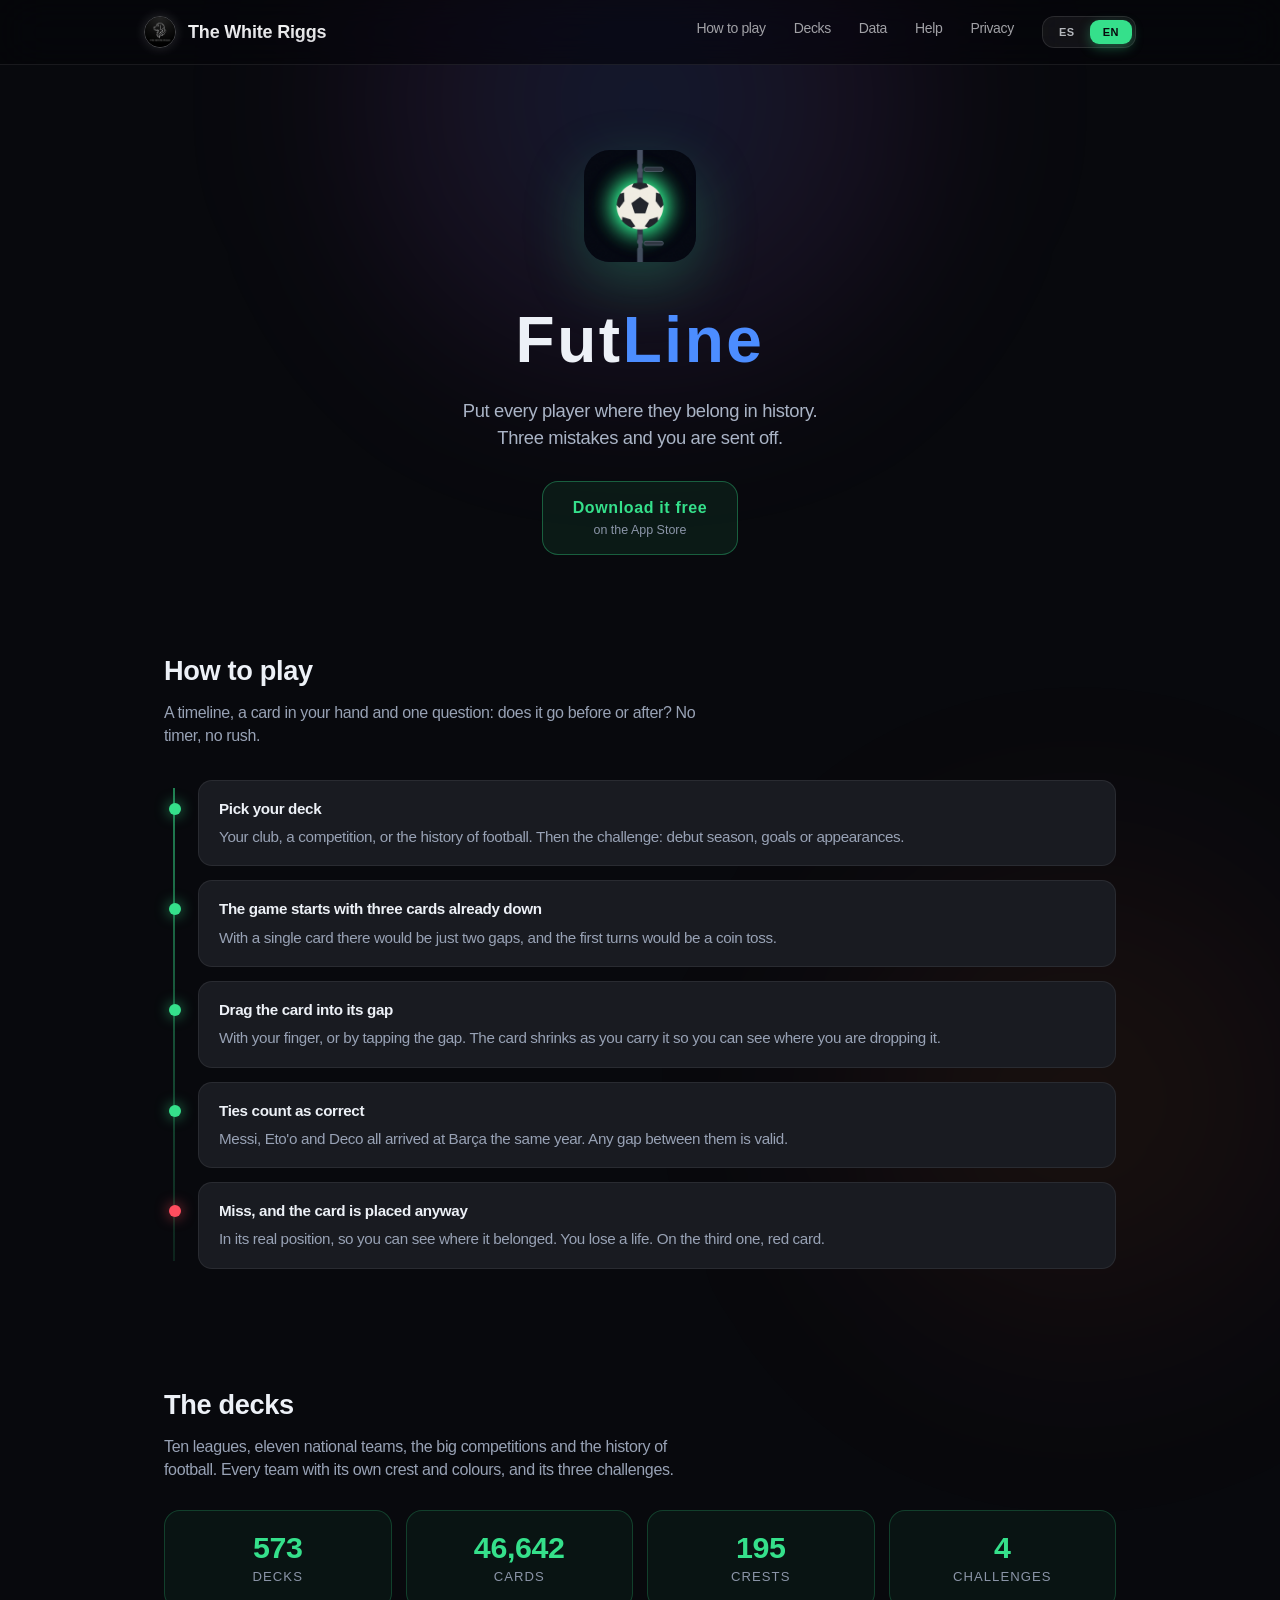
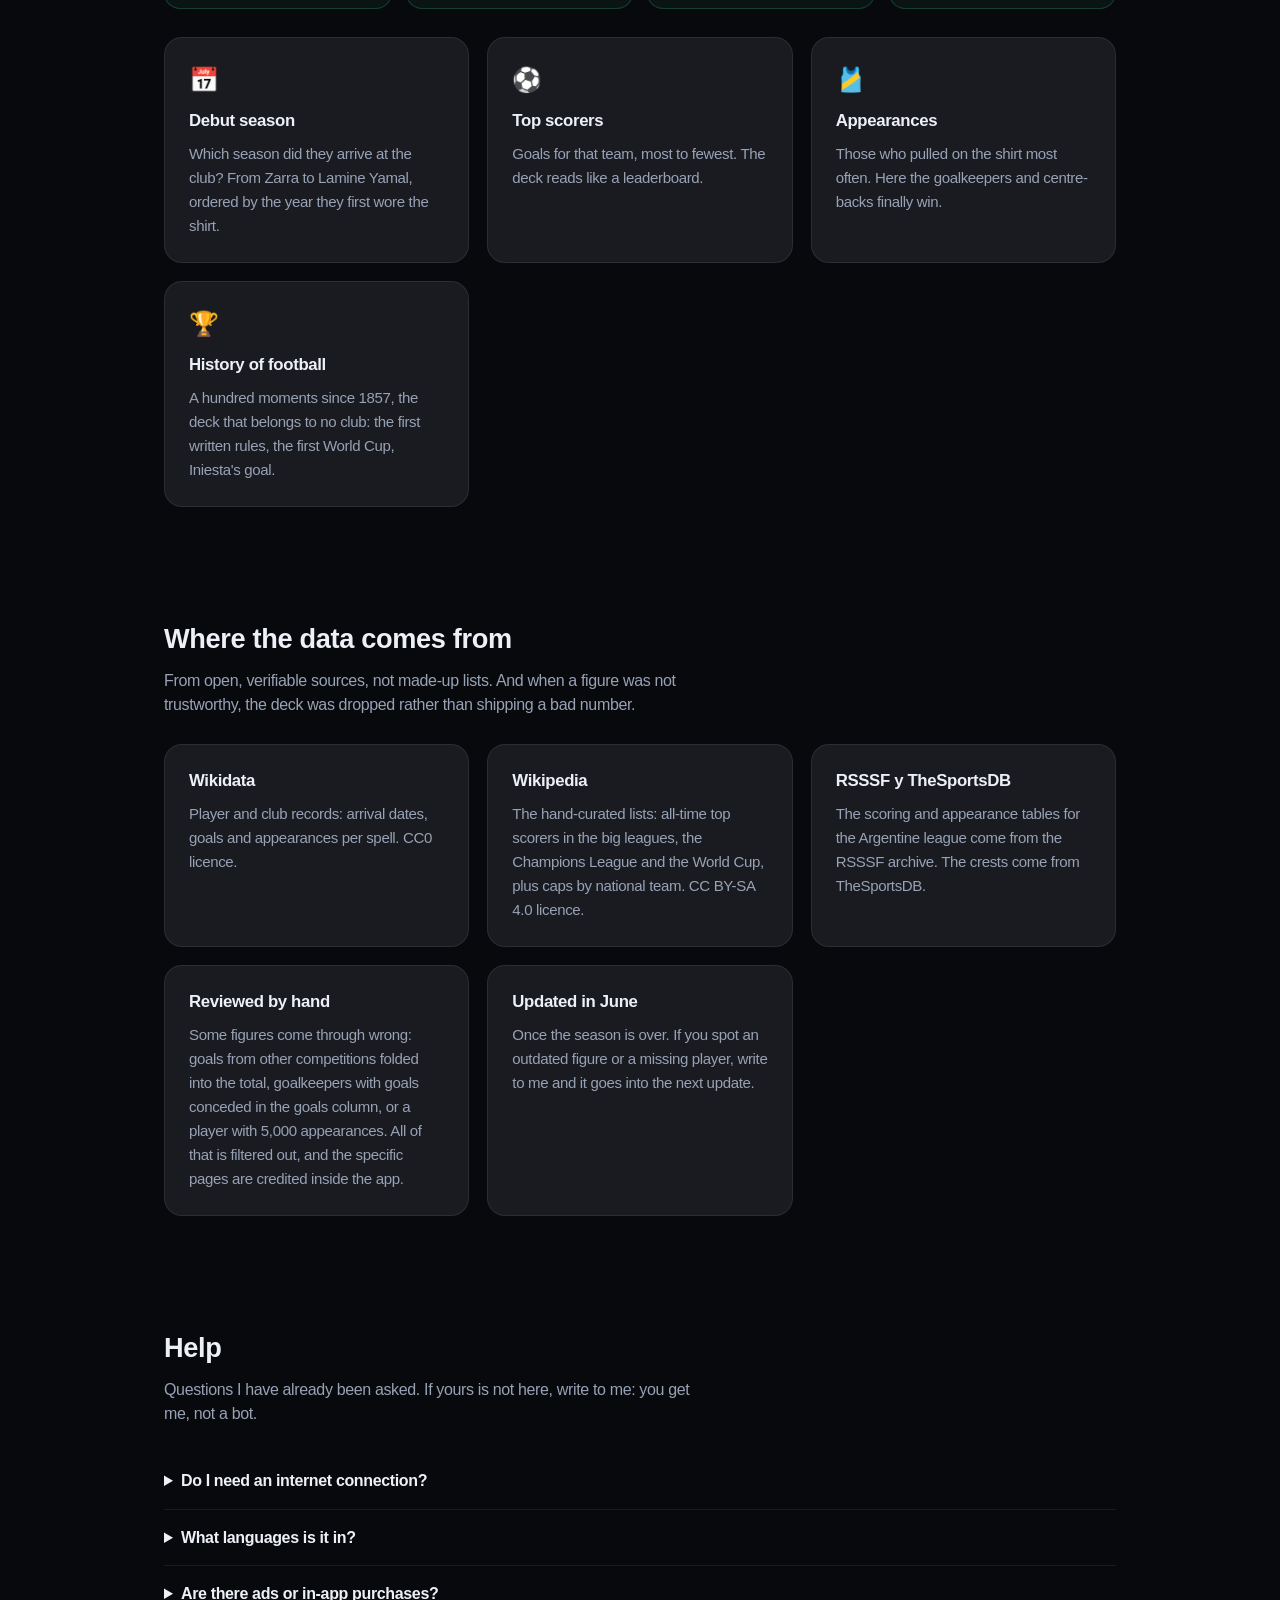
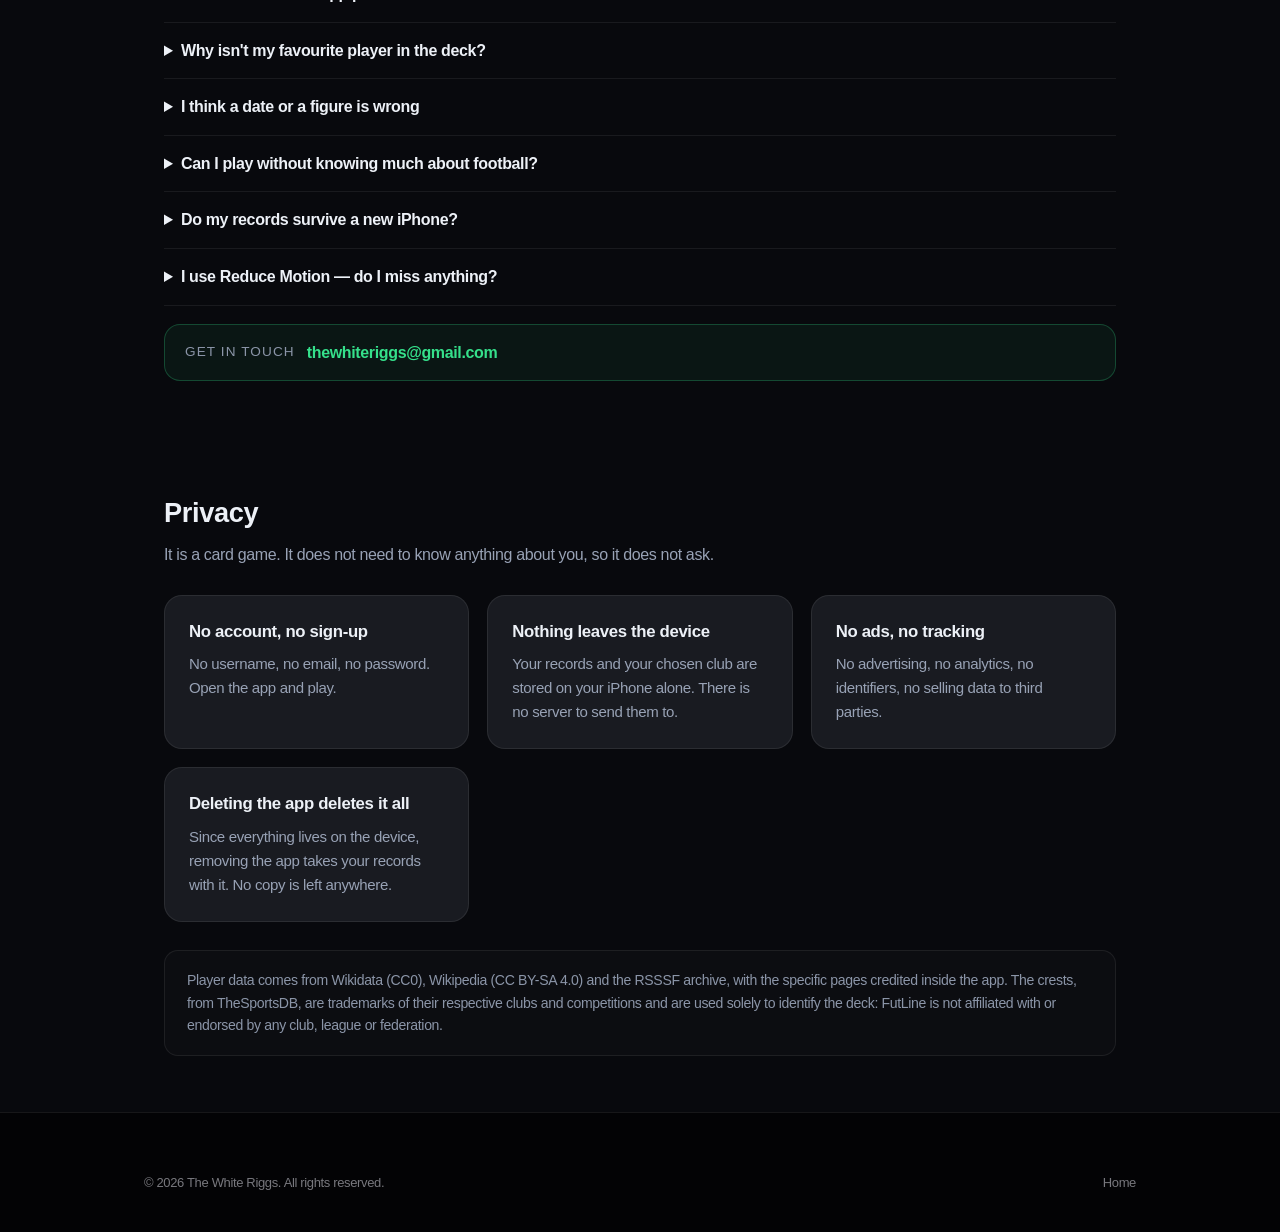
<file: support/futline.html>
<!DOCTYPE html>
<html lang="es">
<head>
  <meta charset="UTF-8">
  <meta name="viewport" content="width=device-width, initial-scale=1.0">
  <title>FutLine — Support &amp; Privacy</title>
  <meta name="description" content="FutLine for iOS — a football timeline card game. Order players by debut season, goals or appearances across 573 decks. Support, FAQ and privacy.">
  <link rel="icon" type="image/png" href="../assets/futline-icon.png?v=1">
  <link rel="preconnect" href="https://fonts.googleapis.com">
  <link rel="preconnect" href="https://fonts.gstatic.com" crossorigin>
  <link href="https://fonts.googleapis.com/css2?family=Inter:wght@400;500;600;700;800&display=swap" rel="stylesheet">
  <link rel="stylesheet" href="../styles.css?v=7">
  <link rel="stylesheet" href="futline.css?v=2">
</head>
<body class="body-app body-futline">

  <div class="fl-backdrop" aria-hidden="true"></div>

  <!-- Shared Header -->
  <header>
    <div class="nav-container">
      <a href="../index.html" class="brand-link">
        <img src="../assets/riggs-logo.png?v=4" alt="Riggs Logo" class="brand-logo-img">
        <span class="brand-title">The White Riggs</span>
      </a>
      <ul class="nav-links">
        <li><a href="#juego" data-es="Cómo se juega" data-en="How to play">How to play</a></li>
        <li><a href="#barajas" data-es="Barajas" data-en="Decks">Decks</a></li>
        <li><a href="#datos" data-es="Datos" data-en="Data">Data</a></li>
        <li><a href="#ayuda" data-es="Ayuda" data-en="Help">Help</a></li>
        <li><a href="#privacidad" data-es="Privacidad" data-en="Privacy">Privacy</a></li>
        <li>
          <div class="lang-toggle-inline">
            <button type="button" class="lang-btn active" data-lang-btn="es">ES</button>
            <button type="button" class="lang-btn" data-lang-btn="en">EN</button>
          </div>
        </li>
      </ul>
    </div>
  </header>

  <main class="fl-main">

    <!-- Hero -->
    <section class="fl-hero fade-in">
      <img src="../assets/futline-icon.png?v=1" alt="FutLine App Icon" class="fl-icon">
      <h1 class="fl-title">Fut<em>Line</em></h1>
      <p class="fl-tagline" data-es="Coloca cada jugador en su sitio de la historia. Tres fallos y te expulsan." data-en="Put every player where they belong in history. Three mistakes and you are sent off.">Put every player where they belong in history. Three mistakes and you are sent off.</p>
      <a class="fl-soon" href="https://apps.apple.com/es/app/futline/id6799069857" target="_blank" rel="noopener noreferrer">
        <span data-es="Descárgala gratis" data-en="Download it free">Download it free</span>
        <small data-es="en la App Store" data-en="on the App Store">on the App Store</small>
      </a>
    </section>

    <!-- Como se juega -->
    <section id="juego" class="fl-section wrap fade-in">
      <h2 data-es="Cómo se juega" data-en="How to play">How to play</h2>
      <p class="fl-lead" data-es="Una línea temporal, una carta en la mano y una pregunta: ¿va antes o después? Sin cronómetro y sin prisa." data-en="A timeline, a card in your hand and one question: does it go before or after? No timer, no rush.">A timeline, a card in your hand and one question: does it go before or after? No timer, no rush.</p>
      <ol class="fl-rail">
        <li>
          <strong data-es="Eliges tu baraja" data-en="Pick your deck">Pick your deck</strong>
          <span data-es="Tu equipo, una competición o la historia del fútbol. Y el reto: temporada de debut, goles o partidos jugados." data-en="Your club, a competition, or the history of football. Then the challenge: debut season, goals or appearances.">Your club, a competition, or the history of football. Then the challenge: debut season, goals or appearances.</span>
        </li>
        <li>
          <strong data-es="La partida empieza con tres cartas puestas" data-en="The game starts with three cards already down">The game starts with three cards already down</strong>
          <span data-es="Con una sola carta solo habría dos huecos y los primeros turnos se acertarían a cara o cruz." data-en="With a single card there would be just two gaps, and the first turns would be a coin toss.">With a single card there would be just two gaps, and the first turns would be a coin toss.</span>
        </li>
        <li>
          <strong data-es="Arrastras la carta a su hueco" data-en="Drag the card into its gap">Drag the card into its gap</strong>
          <span data-es="Con el dedo, o tocando el hueco directamente. La carta se encoge mientras la llevas para que veas dónde la sueltas." data-en="With your finger, or by tapping the gap. The card shrinks as you carry it so you can see where you are dropping it.">With your finger, or by tapping the gap. The card shrinks as you carry it so you can see where you are dropping it.</span>
        </li>
        <li>
          <strong data-es="Los empates cuentan como acierto" data-en="Ties count as correct">Ties count as correct</strong>
          <span data-es="Messi, Eto'o y Deco llegaron al Barça el mismo año. Cualquier hueco entre ellos vale." data-en="Messi, Eto'o and Deco all arrived at Barça the same year. Any gap between them is valid.">Messi, Eto'o and Deco all arrived at Barça the same year. Any gap between them is valid.</span>
        </li>
        <li class="fl-fallo">
          <strong data-es="Fallas y la carta se coloca igual" data-en="Miss, and the card is placed anyway">Miss, and the card is placed anyway</strong>
          <span data-es="En su sitio real, para que veas dónde iba. Pierdes una vida. A la tercera, tarjeta roja." data-en="In its real position, so you can see where it belonged. You lose a life. On the third one, red card.">In its real position, so you can see where it belonged. You lose a life. On the third one, red card.</span>
        </li>
      </ol>
    </section>

    <!-- Barajas -->
    <section id="barajas" class="fl-section wrap fade-in">
      <h2 data-es="Las barajas" data-en="The decks">The decks</h2>
      <p class="fl-lead" data-es="Diez ligas, once selecciones, las grandes competiciones y la historia del fútbol. Cada equipo con su escudo y sus colores, y con sus tres retos." data-en="Ten leagues, eleven national teams, the big competitions and the history of football. Every team with its own crest and colours, and its three challenges.">Ten leagues, eleven national teams, the big competitions and the history of football. Every team with its own crest and colours, and its three challenges.</p>
      <div class="fl-cifras">
        <div class="fl-cifra"><b>573</b><span data-es="barajas" data-en="decks">decks</span></div>
        <div class="fl-cifra"><b data-es="46.642" data-en="46,642">46,642</b><span data-es="cartas" data-en="cards">cards</span></div>
        <div class="fl-cifra"><b>195</b><span data-es="escudos" data-en="crests">crests</span></div>
        <div class="fl-cifra"><b>4</b><span data-es="modalidades" data-en="challenges">challenges</span></div>
      </div>
      <div class="fl-grid">
        <article class="fl-card">
          <div class="fl-card-icon">📅</div>
          <h3 data-es="Temporada de debut" data-en="Debut season">Debut season</h3>
          <p data-es="¿En qué temporada llegó al club? De Zarra a Lamine Yamal, ordenando por el año en que se pusieron la camiseta por primera vez." data-en="Which season did they arrive at the club? From Zarra to Lamine Yamal, ordered by the year they first wore the shirt.">Which season did they arrive at the club? From Zarra to Lamine Yamal, ordered by the year they first wore the shirt.</p>
        </article>
        <article class="fl-card">
          <div class="fl-card-icon">⚽</div>
          <h3 data-es="Goleadores" data-en="Top scorers">Top scorers</h3>
          <p data-es="Los goles con ese equipo, de más a menos. La baraja se lee como una clasificación." data-en="Goals for that team, most to fewest. The deck reads like a leaderboard.">Goals for that team, most to fewest. The deck reads like a leaderboard.</p>
        </article>
        <article class="fl-card">
          <div class="fl-card-icon">🎽</div>
          <h3 data-es="Partidos jugados" data-en="Appearances">Appearances</h3>
          <p data-es="Los que más veces se vistieron de corto. Aquí los porteros y los centrales por fin ganan." data-en="Those who pulled on the shirt most often. Here the goalkeepers and centre-backs finally win.">Those who pulled on the shirt most often. Here the goalkeepers and centre-backs finally win.</p>
        </article>
        <article class="fl-card">
          <div class="fl-card-icon">🏆</div>
          <h3 data-es="Historia del fútbol" data-en="History of football">History of football</h3>
          <p data-es="Cien momentos desde 1857, la baraja que no va de ningún equipo: la primera reglamentación, el primer Mundial, el gol de Iniesta." data-en="A hundred moments since 1857, the deck that belongs to no club: the first written rules, the first World Cup, Iniesta's goal.">A hundred moments since 1857, the deck that belongs to no club: the first written rules, the first World Cup, Iniesta's goal.</p>
        </article>
      </div>
    </section>

    <!-- Datos -->
    <section id="datos" class="fl-section wrap fade-in">
      <h2 data-es="De dónde salen los datos" data-en="Where the data comes from">Where the data comes from</h2>
      <p class="fl-lead" data-es="De fuentes abiertas y verificables, no de listas inventadas. Y cuando una cifra no era fiable, la baraja se ha descartado antes que colar un dato malo." data-en="From open, verifiable sources, not made-up lists. And when a figure was not trustworthy, the deck was dropped rather than shipping a bad number.">From open, verifiable sources, not made-up lists. And when a figure was not trustworthy, the deck was dropped rather than shipping a bad number.</p>
      <div class="fl-grid">
        <article class="fl-card">
          <h3>Wikidata</h3>
          <p data-es="Fichas de jugador y club: fechas de llegada, goles y partidos por etapa. Licencia CC0." data-en="Player and club records: arrival dates, goals and appearances per spell. CC0 licence.">Player and club records: arrival dates, goals and appearances per spell. CC0 licence.</p>
        </article>
        <article class="fl-card">
          <h3>Wikipedia</h3>
          <p data-es="Las listas curadas a mano: goleadores históricos de las grandes ligas, de la Champions y del Mundial, e internacionales por selección. Licencia CC BY-SA 4.0." data-en="The hand-curated lists: all-time top scorers in the big leagues, the Champions League and the World Cup, plus caps by national team. CC BY-SA 4.0 licence.">The hand-curated lists: all-time top scorers in the big leagues, the Champions League and the World Cup, plus caps by national team. CC BY-SA 4.0 licence.</p>
        </article>
        <article class="fl-card">
          <h3>RSSSF y TheSportsDB</h3>
          <p data-es="Las tablas de goleadores y partidos de la liga argentina salen del archivo de la RSSSF. Los escudos, de TheSportsDB." data-en="The scoring and appearance tables for the Argentine league come from the RSSSF archive. The crests come from TheSportsDB.">The scoring and appearance tables for the Argentine league come from the RSSSF archive. The crests come from TheSportsDB.</p>
        </article>
        <article class="fl-card">
          <h3 data-es="Repasado a mano" data-en="Reviewed by hand">Reviewed by hand</h3>
          <p data-es="Hay cifras que la fuente da mal: goles de otras competiciones colados en el total, porteros con los goles encajados en la casilla de goles, o un jugador con 5.000 partidos. Todo eso está filtrado, y las páginas concretas se citan dentro de la app." data-en="Some figures come through wrong: goals from other competitions folded into the total, goalkeepers with goals conceded in the goals column, or a player with 5,000 appearances. All of that is filtered out, and the specific pages are credited inside the app.">Some figures come through wrong: goals from other competitions folded into the total, goalkeepers with goals conceded in the goals column, or a player with 5,000 appearances. All of that is filtered out, and the specific pages are credited inside the app.</p>
        </article>
        <article class="fl-card">
          <h3 data-es="Se actualiza en junio" data-en="Updated in June">Updated in June</h3>
          <p data-es="Con la temporada acabada. Si ves una cifra desfasada o un jugador que falta, escríbeme y entra en la siguiente actualización." data-en="Once the season is over. If you spot an outdated figure or a missing player, write to me and it goes into the next update.">Once the season is over. If you spot an outdated figure or a missing player, write to me and it goes into the next update.</p>
        </article>
      </div>
    </section>

    <!-- Ayuda -->
    <section id="ayuda" class="fl-section wrap fade-in">
      <h2 data-es="Ayuda" data-en="Help">Help</h2>
      <p class="fl-lead" data-es="Preguntas que ya me han hecho. Si la tuya no está, escríbeme: contesto yo." data-en="Questions I have already been asked. If yours is not here, write to me: you get me, not a bot.">Questions I have already been asked. If yours is not here, write to me: you get me, not a bot.</p>

      <details>
        <summary data-es="¿Necesito conexión a internet?" data-en="Do I need an internet connection?">Do I need an internet connection?</summary>
        <p data-es="No. Las barajas van dentro de la app y la partida no consulta nada. Se juega igual en el metro o en un avión." data-en="No. The decks ship inside the app and the game queries nothing. It plays the same on the underground or on a plane.">No. The decks ship inside the app and the game queries nothing. It plays the same on the underground or on a plane.</p>
      </details>
      <details>
        <summary data-es="¿En qué idiomas está?" data-en="What languages is it in?">What languages is it in?</summary>
        <p data-es="En español y en inglés, incluidos los cien hitos del modo historia. Sigue al idioma del iPhone: no hay ajuste dentro de la app." data-en="Spanish and English, including the hundred milestones in History mode. It follows your iPhone's language: there is no setting inside the app.">Spanish and English, including the hundred milestones in History mode. It follows your iPhone's language: there is no setting inside the app.</p>
      </details>
      <details>
        <summary data-es="¿Hay anuncios o compras dentro de la app?" data-en="Are there ads or in-app purchases?">Are there ads or in-app purchases?</summary>
        <p data-es="No hay ninguna de las dos cosas. Ni anuncios, ni suscripción, ni vidas que se compran." data-en="Neither. No ads, no subscription, no lives to buy.">Neither. No ads, no subscription, no lives to buy.</p>
      </details>
      <details>
        <summary data-es="¿Por qué mi jugador favorito no tiene carta?" data-en="Why isn't my favourite player in the deck?">Why isn't my favourite player in the deck?</summary>
        <p data-es="Cada baraja tiene un tope y se ordena por notoriedad, no por cifras: entra quien más gente conoce. Además, en goles hay que llegar a un mínimo, así que los canteranos recién llegados todavía no aparecen." data-en="Each deck has a cap and is ranked by how widely known a player is, not by their numbers. On top of that, the goals decks have a minimum, so recent academy graduates are not there yet.">Each deck has a cap and is ranked by how widely known a player is, not by their numbers. On top of that, the goals decks have a minimum, so recent academy graduates are not there yet.</p>
      </details>
      <details>
        <summary data-es="Creo que una fecha o una cifra está mal" data-en="I think a date or a figure is wrong">I think a date or a figure is wrong</summary>
        <p data-es="Puede pasar, y me interesa saberlo. Dime el jugador, la baraja y qué debería poner, y lo compruebo contra la fuente. Un aviso conocido: la fecha es la de llegada al club, que a veces no coincide con el día del debut." data-en="It happens, and I want to know. Tell me the player, the deck and what it should say, and I will check it against the source. One known caveat: the date is when they joined the club, which sometimes differs from their actual debut.">It happens, and I want to know. Tell me the player, the deck and what it should say, and I will check it against the source. One known caveat: the date is when they joined the club, which sometimes differs from their actual debut.</p>
      </details>
      <details>
        <summary data-es="¿Se puede jugar sin saber mucho de fútbol?" data-en="Can I play without knowing much about football?">Can I play without knowing much about football?</summary>
        <p data-es="Sí. La baraja de historia del fútbol no pide conocer plantillas, y en las de club los empates de año perdonan bastante. Se aprende jugando: cada carta fallada se coloca en su sitio real y se queda ahí." data-en="Yes. The history deck asks nothing about squads, and in the club decks the tied years are forgiving. You learn by playing: every card you miss is placed where it truly belongs and stays there.">Yes. The history deck asks nothing about squads, and in the club decks the tied years are forgiving. You learn by playing: every card you miss is placed where it truly belongs and stays there.</p>
      </details>
      <details>
        <summary data-es="¿Se guardan mis récords si cambio de iPhone?" data-en="Do my records survive a new iPhone?">Do my records survive a new iPhone?</summary>
        <p data-es="Los récords se guardan en el propio dispositivo, uno por baraja. Si restauras una copia de seguridad de tu iPhone, vienen con ella." data-en="Records are stored on the device itself, one per deck. If you restore an iPhone backup, they come along with it.">Records are stored on the device itself, one per deck. If you restore an iPhone backup, they come along with it.</p>
      </details>
      <details>
        <summary data-es="Uso Reducir movimiento, ¿me pierdo algo?" data-en="I use Reduce Motion — do I miss anything?">I use Reduce Motion — do I miss anything?</summary>
        <p data-es="No. La app respeta el ajuste y sustituye cada animación por algo equivalente: la sacudida al fallar, por ejemplo, pasa a ser un destello rojo. Nunca se quita el aviso, solo cambia de forma." data-en="No. The app honours the setting and swaps each animation for an equivalent: the shake on a miss, for instance, becomes a red flash. The cue is never removed, only reshaped.">No. The app honours the setting and swaps each animation for an equivalent: the shake on a miss, for instance, becomes a red flash. The cue is never removed, only reshaped.</p>
      </details>

      <div class="fl-contact">
        <span data-es="Escríbeme" data-en="Get in touch">Get in touch</span>
        <a href="mailto:thewhiteriggs@gmail.com?subject=FutLine%20Support">thewhiteriggs@gmail.com</a>
      </div>
    </section>

    <!-- Privacidad -->
    <section id="privacidad" class="fl-section wrap fade-in">
      <h2 data-es="Privacidad" data-en="Privacy">Privacy</h2>
      <p class="fl-lead" data-es="Es un juego de cartas. No necesita saber nada de ti, así que no pregunta nada." data-en="It is a card game. It does not need to know anything about you, so it does not ask.">It is a card game. It does not need to know anything about you, so it does not ask.</p>
      <div class="fl-grid">
        <article class="fl-card">
          <h3 data-es="Sin cuenta y sin registro" data-en="No account, no sign-up">No account, no sign-up</h3>
          <p data-es="No hay usuario, ni correo, ni contraseña. Abres la app y juegas." data-en="No username, no email, no password. Open the app and play.">No username, no email, no password. Open the app and play.</p>
        </article>
        <article class="fl-card">
          <h3 data-es="Nada sale del dispositivo" data-en="Nothing leaves the device">Nothing leaves the device</h3>
          <p data-es="Los récords y el equipo elegido se guardan solo en tu iPhone. No hay servidor donde mandarlos." data-en="Your records and your chosen club are stored on your iPhone alone. There is no server to send them to.">Your records and your chosen club are stored on your iPhone alone. There is no server to send them to.</p>
        </article>
        <article class="fl-card">
          <h3 data-es="Sin anuncios ni rastreo" data-en="No ads, no tracking">No ads, no tracking</h3>
          <p data-es="Ni publicidad, ni analítica, ni identificadores, ni venta de datos a terceros." data-en="No advertising, no analytics, no identifiers, no selling data to third parties.">No advertising, no analytics, no identifiers, no selling data to third parties.</p>
        </article>
        <article class="fl-card">
          <h3 data-es="Se borra desinstalando" data-en="Deleting the app deletes it all">Deleting the app deletes it all</h3>
          <p data-es="Como todo vive en el dispositivo, quitar la app se lleva tus récords con ella. No queda copia en ningún sitio." data-en="Since everything lives on the device, removing the app takes your records with it. No copy is left anywhere.">Since everything lives on the device, removing the app takes your records with it. No copy is left anywhere.</p>
        </article>
      </div>
      <p class="fl-note" data-es="Los datos de los jugadores proceden de Wikidata (CC0), Wikipedia (CC BY-SA 4.0) y el archivo de la RSSSF, con las páginas concretas citadas dentro de la app. Los escudos, de TheSportsDB, son marca registrada de sus respectivos clubes y competiciones y se usan únicamente para identificar la baraja: FutLine no está afiliada ni respaldada por ningún club, liga ni federación." data-en="Player data comes from Wikidata (CC0), Wikipedia (CC BY-SA 4.0) and the RSSSF archive, with the specific pages credited inside the app. The crests, from TheSportsDB, are trademarks of their respective clubs and competitions and are used solely to identify the deck: FutLine is not affiliated with or endorsed by any club, league or federation.">Player data comes from Wikidata (CC0), Wikipedia (CC BY-SA 4.0) and the RSSSF archive, with the specific pages credited inside the app. The crests, from TheSportsDB, are trademarks of their respective clubs and competitions and are used solely to identify the deck: FutLine is not affiliated with or endorsed by any club, league or federation.</p>
    </section>

  </main>

  <!-- Shared Footer -->
  <footer>
    <div class="container footer-content">
      <div>&copy; 2026 The White Riggs. All rights reserved.</div>
      <ul class="footer-links">
        <li><a href="../index.html" data-es="Inicio" data-en="Home">Home</a></li>
      </ul>
    </div>
  </footer>

  <script src="../script.js?v=6"></script>
  <script>
    initLangSwitcher({
      langs: ['es', 'en'],
      probe: 'en',
      fallback: 'en',
      storageKey: 'futline-lang',
      titles: {
        es: 'FutLine — Soporte y Privacidad',
        en: 'FutLine — Support & Privacy'
      }
    });
  </script>
</body>
</html>
</file>
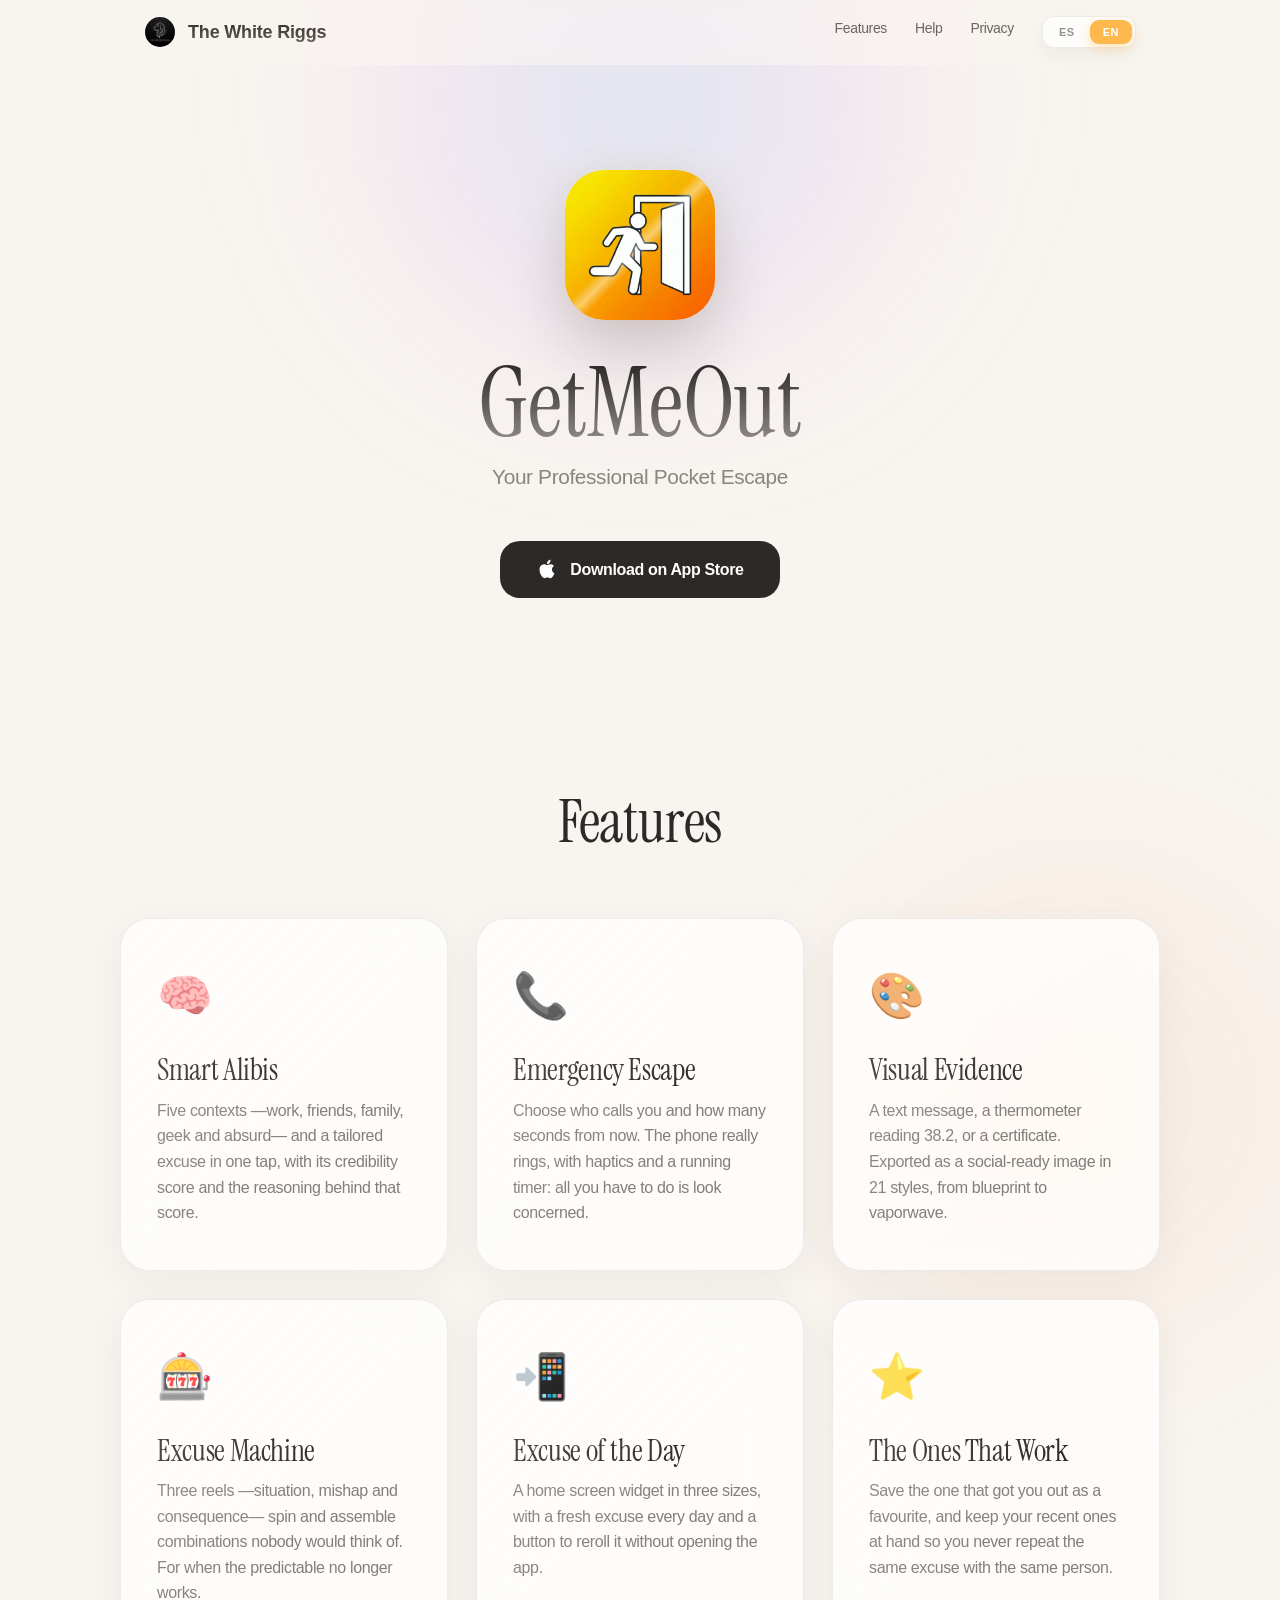
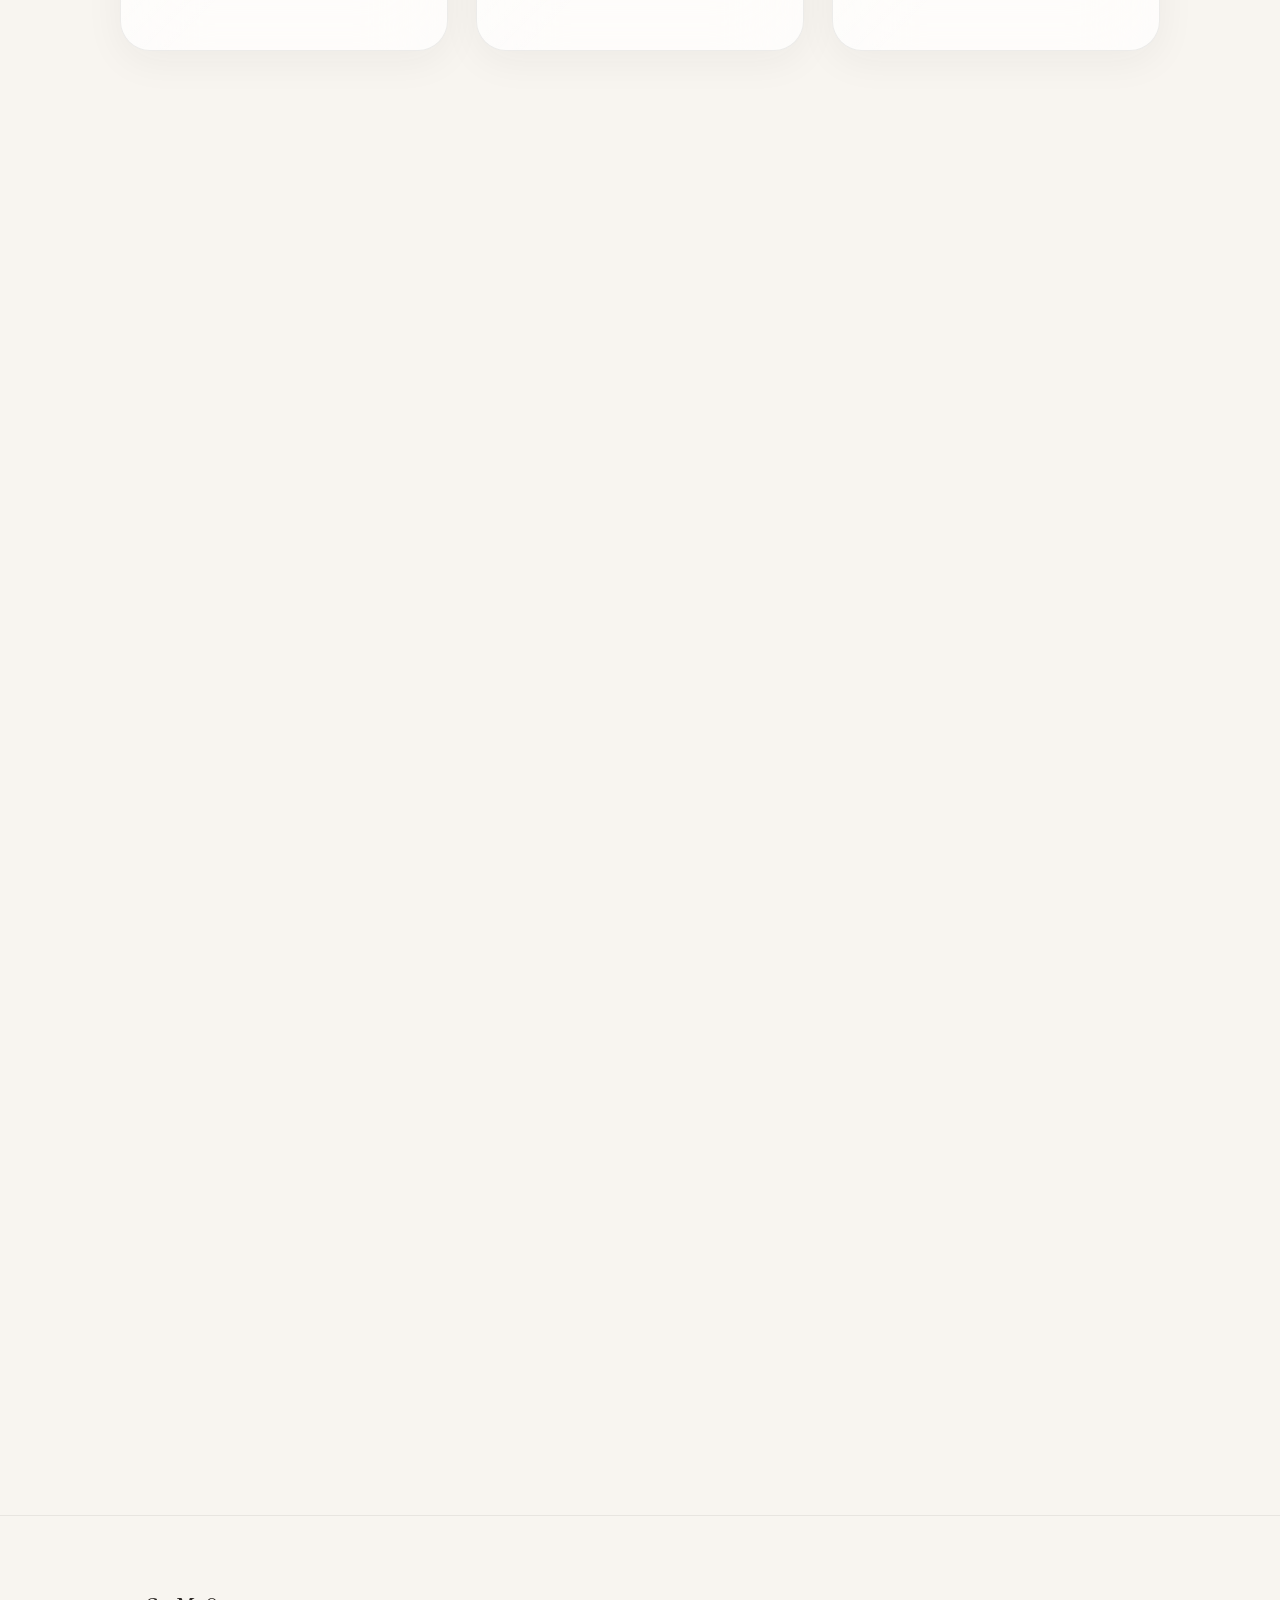
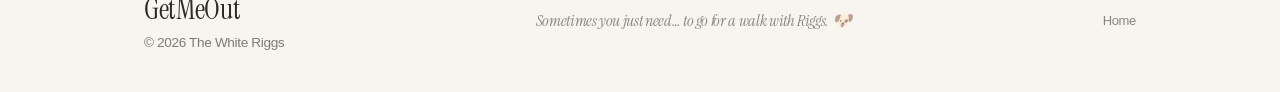
<file: support/getmeout.html>
<!DOCTYPE html>
<html lang="es">
<head>
  <meta charset="UTF-8">
  <meta name="viewport" content="width=device-width, initial-scale=1.0">
  <title>GetMeOut — Support, Help &amp; Privacy</title>
  <meta name="description" content="GetMeOut Escape for iOS — your professional pocket escape. Support, features, FAQ and privacy.">
  <link rel="icon" type="image/png" href="../assets/getmeout-icon.png">
  <link rel="preconnect" href="https://fonts.googleapis.com">
  <link rel="preconnect" href="https://fonts.gstatic.com" crossorigin>
  <link href="https://fonts.googleapis.com/css2?family=Instrument+Serif:ital@0;1&family=Inter:wght@300;400;500;600;700&display=swap" rel="stylesheet">
  <link rel="stylesheet" href="../styles.css?v=7">
</head>
<body class="body-app body-getmeout">

  <!-- Liquid Background -->
  <div class="liquid-bg" aria-hidden="true">
    <div class="blob blob-1"></div>
    <div class="blob blob-2"></div>
    <div class="blob blob-3"></div>
    <svg style="display:none"><filter id="noise"><feTurbulence type="fractalNoise" baseFrequency="0.65" numOctaves="3" stitchTiles="stitch"/><feColorMatrix type="saturate" values="0"/><feComponentTransfer><feFuncR type="linear" slope="0.15"/><feFuncG type="linear" slope="0.15"/><feFuncB type="linear" slope="0.15"/></feComponentTransfer></filter></svg>
    <div class="noise-overlay"></div>
  </div>

  <!-- Shared Header (light variant) -->
  <header class="header-light">
    <div class="nav-container">
      <a href="../index.html" class="brand-link brand-link-light">
        <img src="../assets/riggs-logo.png?v=4" alt="Riggs Logo" class="brand-logo-img">
        <span class="brand-title brand-title-light">The White Riggs</span>
      </a>
      <ul class="nav-links nav-links-light">
        <li><a href="#features" data-es="Características" data-en="Features">Features</a></li>
        <li><a href="#support" data-es="Ayuda" data-en="Help">Help</a></li>
        <li><a href="#privacy" data-es="Privacidad" data-en="Privacy">Privacy</a></li>
        <li>
          <div class="lang-toggle-inline">
            <button type="button" class="lang-btn active" data-lang-btn="es">ES</button>
            <button type="button" class="lang-btn" data-lang-btn="en">EN</button>
          </div>
        </li>
      </ul>
    </div>
  </header>

  <main class="gmo-main">
    <!-- Hero -->
    <section class="gmo-hero container fade-in">
      <div class="gmo-icon-wrap">
        <img src="../assets/getmeout/icon.png" alt="GetMeOut App Icon" class="gmo-icon">
        <div class="gmo-icon-shine"></div>
      </div>
      <h1 class="gmo-title">GetMeOut</h1>
      <p class="gmo-tagline" data-es="Tu Escape Profesional de Bolsillo" data-en="Your Professional Pocket Escape">Your Professional Pocket Escape</p>
      <div class="gmo-hero-actions">
        <a href="https://apps.apple.com/us/app/getmeout-escape/id6761269060" target="_blank" rel="noopener noreferrer" class="gmo-download">
          <svg viewBox="0 0 24 24" width="22" height="22" fill="currentColor"><path d="M18.71 19.5c-.83 1.24-1.71 2.45-3.05 2.47-1.34.03-1.77-.79-3.29-.79-1.53 0-2 .77-3.27.82-1.31.05-2.3-1.32-3.14-2.53C4.25 17 2.94 12.45 4.7 9.39c.87-1.52 2.43-2.48 4.12-2.51 1.28-.02 2.5.87 3.29.87.78 0 2.26-1.07 3.8-.91.65.03 2.47.26 3.64 1.98-.09.06-2.17 1.28-2.15 3.81.03 3.02 2.65 4.03 2.68 4.04-.03.07-.42 1.44-1.38 2.83M13 3.5c.73-.83 1.94-1.46 2.94-1.5.13 1.17-.34 2.35-1.04 3.19-.69.85-1.83 1.51-2.95 1.42-.15-1.15.41-2.35 1.05-3.11z"/></svg>
          <span data-es="Descargar en App Store" data-en="Download on App Store">Download on App Store</span>
        </a>
      </div>
    </section>

    <!-- Features -->
    <section id="features" class="gmo-section container fade-in">
      <h2 class="gmo-section-title" data-es="Características" data-en="Features">Features</h2>
      <div class="gmo-features-grid">
        <article class="gmo-glass gmo-feature">
          <div class="gmo-feat-icon">🧠</div>
          <h3 data-es="Coartadas Inteligentes" data-en="Smart Alibis">Smart Alibis</h3>
          <p data-es="Cinco contextos —trabajo, amigos, familia, geek y absurdo— y una excusa hecha a medida en un toque, con su puntuación de credibilidad y el porqué de esa nota." data-en="Five contexts —work, friends, family, geek and absurd— and a tailored excuse in one tap, with its credibility score and the reasoning behind that score.">Five contexts —work, friends, family, geek and absurd— and a tailored excuse in one tap, with its credibility score and the reasoning behind that score.</p>
        </article>
        <article class="gmo-glass gmo-feature">
          <div class="gmo-feat-icon">📞</div>
          <h3 data-es="Llamada de Escape" data-en="Emergency Escape">Emergency Escape</h3>
          <p data-es="Eliges quién te llama y en cuántos segundos. El teléfono suena de verdad, con vibración y cronómetro en marcha: tú solo tienes que poner cara de circunstancias." data-en="Choose who calls you and how many seconds from now. The phone really rings, with haptics and a running timer: all you have to do is look concerned.">Choose who calls you and how many seconds from now. The phone really rings, with haptics and a running timer: all you have to do is look concerned.</p>
        </article>
        <article class="gmo-glass gmo-feature">
          <div class="gmo-feat-icon">🎨</div>
          <h3 data-es="Evidencias Visuales" data-en="Visual Evidence">Visual Evidence</h3>
          <p data-es="Un mensaje, un termómetro marcando 38,2 o un certificado. Se exportan como imagen lista para redes, con 21 estilos que van del blueprint al vaporwave." data-en="A text message, a thermometer reading 38.2, or a certificate. Exported as a social-ready image in 21 styles, from blueprint to vaporwave.">A text message, a thermometer reading 38.2, or a certificate. Exported as a social-ready image in 21 styles, from blueprint to vaporwave.</p>
        </article>
        <article class="gmo-glass gmo-feature">
          <div class="gmo-feat-icon">🎰</div>
          <h3 data-es="Máquina de Excusas" data-en="Excuse Machine">Excuse Machine</h3>
          <p data-es="Tres rodillos —situación, imprevisto y consecuencia— que giran y montan combinaciones que no se le ocurren a nadie. Para cuando lo previsible ya no cuela." data-en="Three reels —situation, mishap and consequence— spin and assemble combinations nobody would think of. For when the predictable no longer works.">Three reels —situation, mishap and consequence— spin and assemble combinations nobody would think of. For when the predictable no longer works.</p>
        </article>
        <article class="gmo-glass gmo-feature">
          <div class="gmo-feat-icon">📲</div>
          <h3 data-es="La Excusa del Día" data-en="Excuse of the Day">Excuse of the Day</h3>
          <p data-es="Un widget en la pantalla de inicio, en tres tamaños, con una excusa nueva cada día y un botón para cambiarla sin abrir la app." data-en="A home screen widget in three sizes, with a fresh excuse every day and a button to reroll it without opening the app.">A home screen widget in three sizes, with a fresh excuse every day and a button to reroll it without opening the app.</p>
        </article>
        <article class="gmo-glass gmo-feature">
          <div class="gmo-feat-icon">⭐️</div>
          <h3 data-es="Las que Funcionan" data-en="The Ones That Work">The Ones That Work</h3>
          <p data-es="Guarda como favorita la que te salvó y ten a mano las últimas que usaste, para no repetir la misma con la misma persona." data-en="Save the one that got you out as a favourite, and keep your recent ones at hand so you never repeat the same excuse with the same person.">Save the one that got you out as a favourite, and keep your recent ones at hand so you never repeat the same excuse with the same person.</p>
        </article>
      </div>
    </section>

    <!-- Support + FAQ -->
    <section id="support" class="gmo-section container fade-in">
      <div class="gmo-support-grid">
        <div class="gmo-glass gmo-help-card">
          <h2 data-es="Centro de Ayuda" data-en="Help Center">Help Center</h2>
          <p data-es="Diseñado para ser intuitivo y discreto. Si necesitas ayuda técnica o tienes sugerencias para nuevas coartadas, estamos aquí." data-en="Designed to be intuitive and discreet. If you need technical help or have suggestions for new alibis, we're here.">Designed to be intuitive and discreet. If you need technical help or have suggestions for new alibis, we're here.</p>
          <div class="gmo-contact-pill">
            <span class="gmo-pill-label" data-es="Soporte Directo" data-en="Direct Support">Direct Support</span>
            <a href="mailto:thewhiteriggs@gmail.com" class="gmo-pill-email">thewhiteriggs@gmail.com</a>
          </div>
        </div>
        <div class="gmo-glass gmo-faq-card">
          <h3 data-es="Preguntas Frecuentes" data-en="FAQ">FAQ</h3>
          <details>
            <summary data-es="¿Cuánto cuesta?" data-en="How much does it cost?">How much does it cost?</summary>
            <p data-es="Nada. GetMeOut es gratis, sin anuncios, sin compras dentro de la app y sin suscripciones. Tampoco hay que registrarse." data-en="Nothing. GetMeOut is free, with no ads, no in-app purchases and no subscriptions. There is no sign-up either.">Nothing. GetMeOut is free, with no ads, no in-app purchases and no subscriptions. There is no sign-up either.</p>
          </details>
          <details>
            <summary data-es="¿Funciona sin conexión?" data-en="Does it work offline?">Does it work offline?</summary>
            <p data-es="Sí. Toda la generación de excusas y evidencias ocurre 'on-device' para máxima privacidad." data-en="Yes. All excuse and evidence generation happens 'on-device' for maximum privacy.">Yes. All excuse and evidence generation happens 'on-device' for maximum privacy.</p>
          </details>
          <details>
            <summary data-es="¿Es compatible con mi iPhone?" data-en="Is it compatible with my iPhone?">Is it compatible with my iPhone?</summary>
            <p data-es="Requiere iOS 17.0 o posterior, en iPhone y iPad. En iOS 26 con Apple Intelligence, además, la puntuación de credibilidad la calcula el modelo del propio dispositivo." data-en="Requires iOS 17.0 or later, on iPhone and iPad. On iOS 26 with Apple Intelligence, the credibility score is also computed by the model on your own device.">Requires iOS 17.0 or later, on iPhone and iPad. On iOS 26 with Apple Intelligence, the credibility score is also computed by the model on your own device.</p>
          </details>
          <details>
            <summary data-es="¿En qué idiomas está?" data-en="What languages does it speak?">What languages does it speak?</summary>
            <p data-es="Español e inglés, excusas incluidas. La app sigue el idioma de tu iPhone." data-en="Spanish and English, excuses included. The app follows your iPhone's language.">Spanish and English, excuses included. The app follows your iPhone's language.</p>
          </details>
          <details>
            <summary data-es="¿La llamada falsa parece de verdad?" data-en="Does the fake call look real?">Does the fake call look real?</summary>
            <p data-es="Reproduce la pantalla de llamada entrante de iOS con el nombre que tú escribas, vibración y cronómetro al descolgar. No usa la red telefónica: es una pantalla dentro de la app, así que no gasta saldo ni deja registro de llamada." data-en="It reproduces the iOS incoming call screen with whatever name you type, plus haptics and a running timer once you answer. It does not use the phone network: it is a screen inside the app, so it costs nothing and leaves no call log.">It reproduces the iOS incoming call screen with whatever name you type, plus haptics and a running timer once you answer. It does not use the phone network: it is a screen inside the app, so it costs nothing and leaves no call log.</p>
          </details>
        </div>
      </div>
    </section>

    <!-- Privacy -->
    <section id="privacy" class="gmo-section container fade-in">
      <div class="gmo-privacy-head">
        <h2 data-es="Privacidad Total" data-en="Total Privacy">Total Privacy</h2>
        <p class="gmo-privacy-date" data-es="Actualizado: 1 Ago 2026" data-en="Updated: Aug 1, 2026">Updated: Aug 1, 2026</p>
      </div>
      <div class="gmo-privacy-grid">
        <div class="gmo-glass gmo-privacy-block">
          <h3 data-es="Cero Recopilación" data-en="Zero Collection">Zero Collection</h3>
          <p data-es="GetMeOut no recopila ni transmite ningún dato. Tus favoritos y tu historial se guardan solo en tu iPhone: no hay servidor, ni cuenta, ni analítica." data-en="GetMeOut collects and transmits no data at all. Your favourites and your history are stored on your iPhone only: no server, no account, no analytics.">GetMeOut collects and transmits no data at all. Your favourites and your history are stored on your iPhone only: no server, no account, no analytics.</p>
        </div>
        <div class="gmo-glass gmo-privacy-block">
          <h3 data-es="Cero Permisos" data-en="Zero Permissions">Zero Permissions</h3>
          <p data-es="La app no pide ni un solo permiso: ni fotos, ni contactos, ni ubicación, ni notificaciones. Cuando compartes una evidencia, lo haces desde la hoja de compartir de iOS y decides tú a dónde va." data-en="The app asks for no permissions at all: no photos, no contacts, no location, no notifications. When you share a piece of evidence you do it through the iOS share sheet, and you decide where it goes.">The app asks for no permissions at all: no photos, no contacts, no location, no notifications. When you share a piece of evidence you do it through the iOS share sheet, and you decide where it goes.</p>
        </div>
        <div class="gmo-glass gmo-privacy-block">
          <h3 data-es="Seguridad por Diseño" data-en="Security by Design">Security by Design</h3>
          <p data-es="Al ser 100% offline, tus 'excusas' están seguras de cualquier filtración de datos externas." data-en="Being 100% offline, your 'excuses' are safe from any external data leaks.">Being 100% offline, your 'excuses' are safe from any external data leaks.</p>
        </div>
      </div>
    </section>
  </main>

  <!-- Shared Footer (light variant) -->
  <footer class="footer-light">
    <div class="container footer-content">
      <div class="footer-light-brand">
        <span class="footer-light-logo">GetMeOut</span>
        <p>© 2026 The White Riggs</p>
      </div>
      <div class="footer-light-tagline" data-es="A veces solo necesitas… ir de paseo con Riggs. 🐶" data-en="Sometimes you just need… to go for a walk with Riggs. 🐶">Sometimes you just need… to go for a walk with Riggs. 🐶</div>
      <ul class="footer-links">
        <li><a href="../index.html" data-es="Inicio" data-en="Home">Home</a></li>
      </ul>
    </div>
  </footer>

  <script src="../script.js?v=6"></script>
  <script>
    /* GetMeOut ES/EN toggle + blob parallax */
    initLangSwitcher({
      langs: ['es', 'en'],
      probe: 'en',
      fallback: 'en',
      storageKey: 'getmeout-lang',
      titles: {
        es: 'GetMeOut — Soporte, Ayuda y Privacidad',
        en: 'GetMeOut — Support, Help & Privacy'
      }
    });
    document.addEventListener('DOMContentLoaded',function(){
      var blobs=document.querySelectorAll('.blob');
      window.addEventListener('mousemove',function(e){
        var x=(e.clientX-window.innerWidth/2)/(window.innerWidth/2);
        var y=(e.clientY-window.innerHeight/2)/(window.innerHeight/2);
        blobs.forEach(function(b,i){
          var f=(i+1)*30;
          b.style.transform='translate('+(x*f)+'px,'+(y*f)+'px)';
        });
      });
    });
  </script>
</body>
</html>
</file>
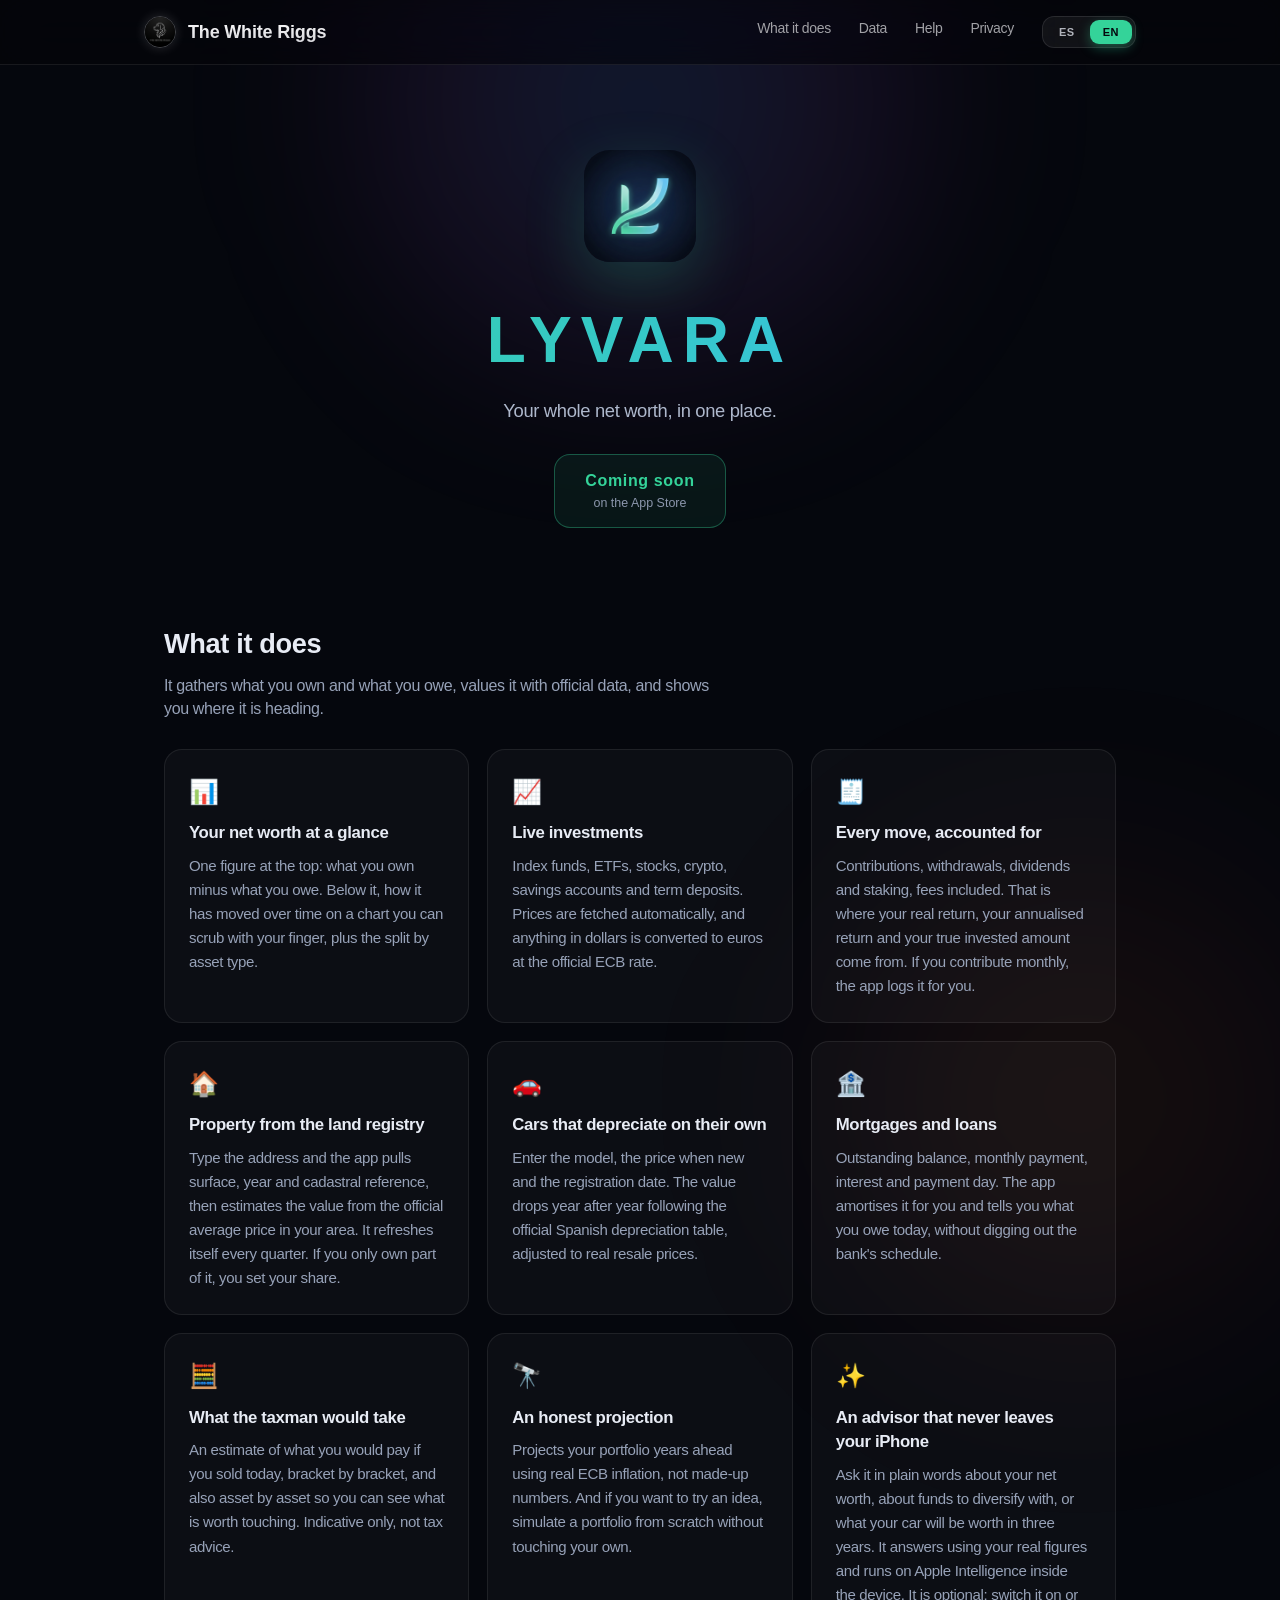
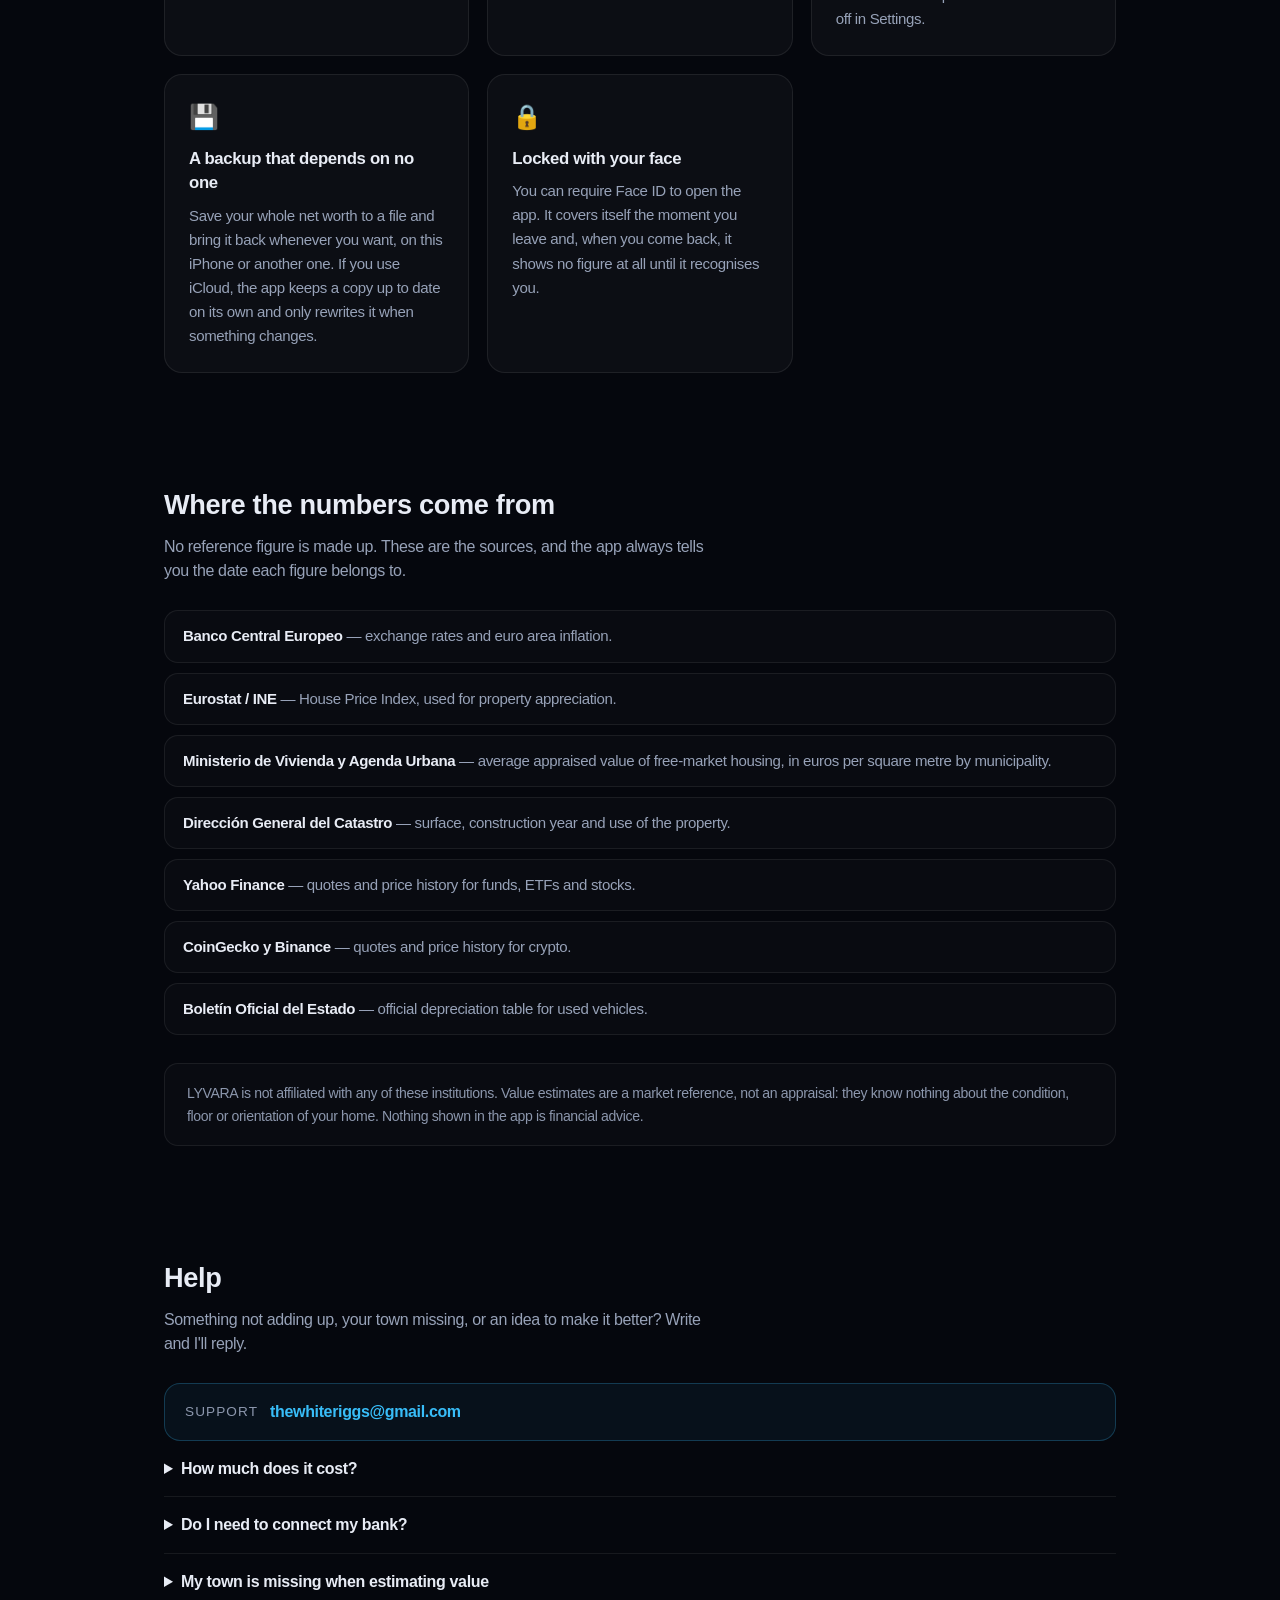
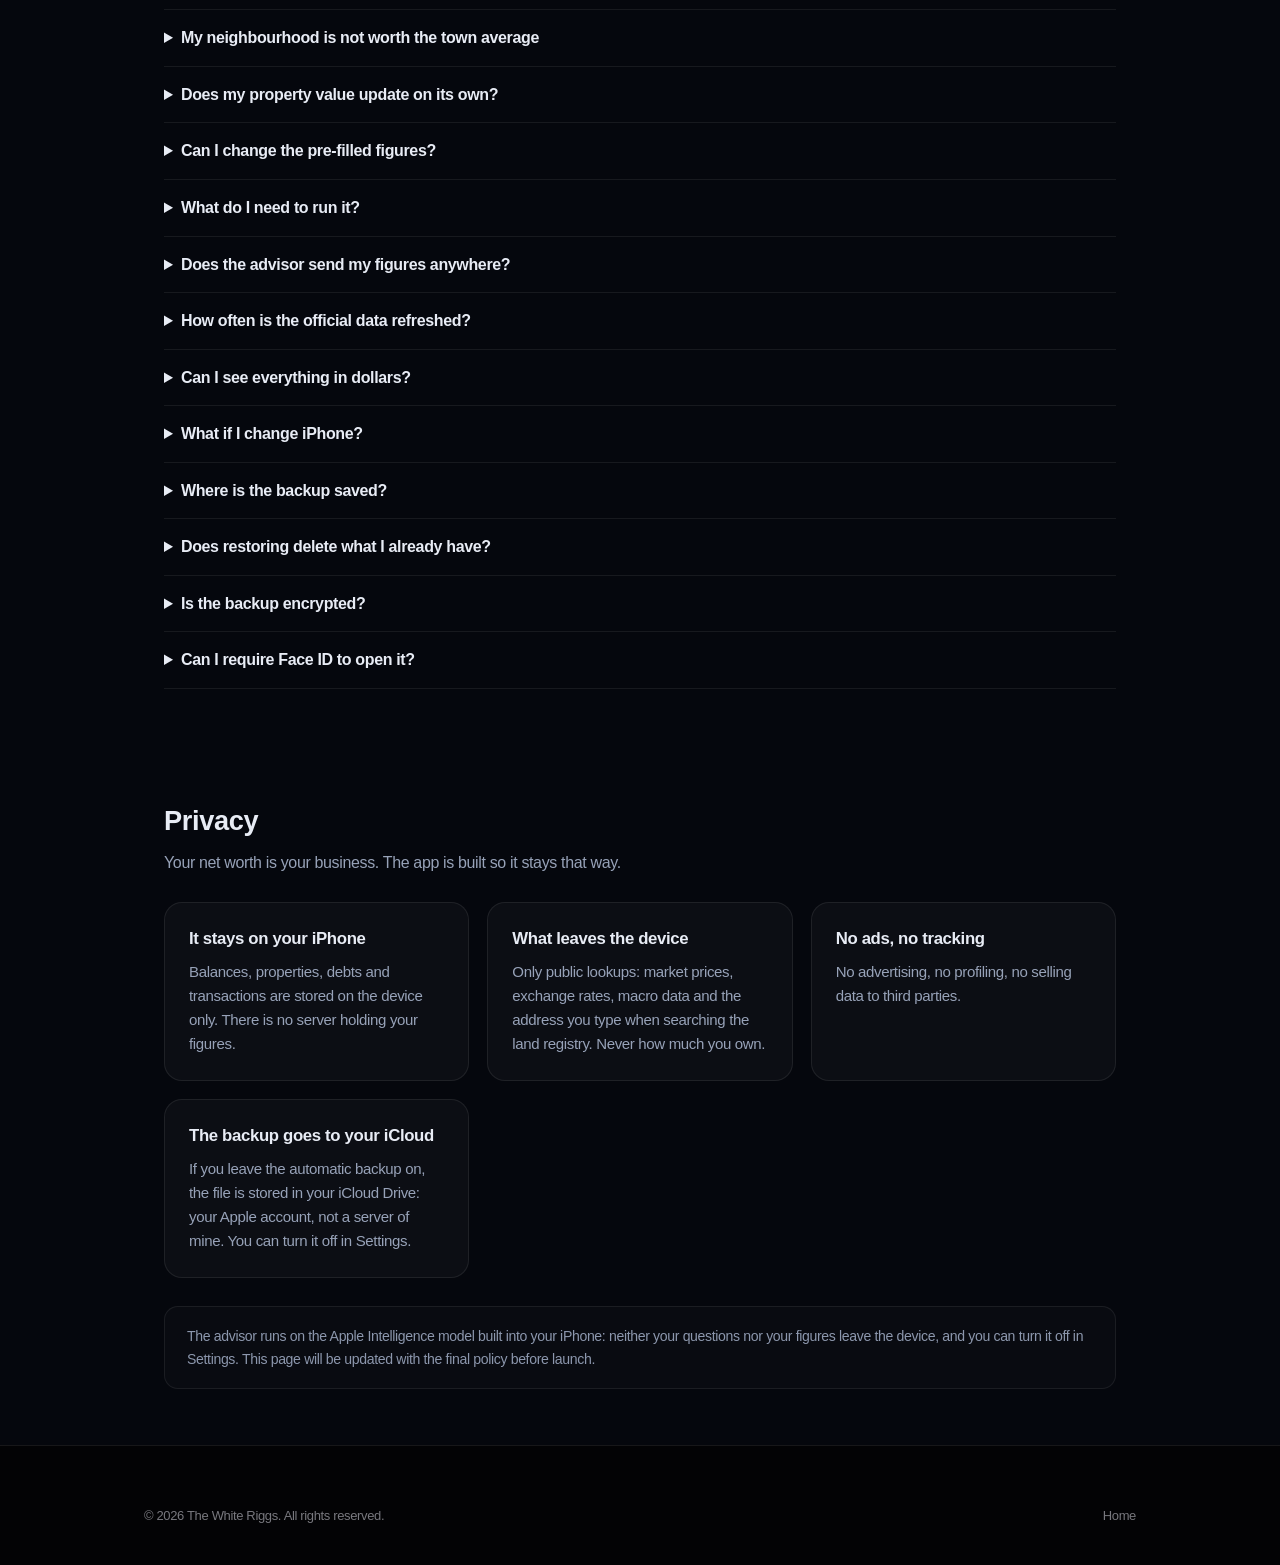
<file: support/lyvara.html>
<!DOCTYPE html>
<html lang="es">
<head>
  <meta charset="UTF-8">
  <meta name="viewport" content="width=device-width, initial-scale=1.0">
  <title>LYVARA — Support &amp; Privacy</title>
  <meta name="description" content="LYVARA for iOS — track your whole net worth: investments, property and debt, valued with official data and projected into the future. Support, FAQ and privacy.">
  <link rel="icon" type="image/png" href="../assets/lyvara-icon.png?v=1">
  <link rel="preconnect" href="https://fonts.googleapis.com">
  <link rel="preconnect" href="https://fonts.gstatic.com" crossorigin>
  <link href="https://fonts.googleapis.com/css2?family=Inter:wght@400;500;600;700;800&display=swap" rel="stylesheet">
  <link rel="stylesheet" href="../styles.css?v=7">
  <link rel="stylesheet" href="lyvara.css?v=1">
</head>
<body class="body-app body-lyvara">

  <div class="lyv-backdrop" aria-hidden="true"></div>

  <!-- Shared Header -->
  <header>
    <div class="nav-container">
      <a href="../index.html" class="brand-link">
        <img src="../assets/riggs-logo.png?v=4" alt="Riggs Logo" class="brand-logo-img">
        <span class="brand-title">The White Riggs</span>
      </a>
      <ul class="nav-links">
        <li><a href="#features" data-es="Qué hace" data-en="What it does">What it does</a></li>
        <li><a href="#data" data-es="Datos" data-en="Data">Data</a></li>
        <li><a href="#support" data-es="Ayuda" data-en="Help">Help</a></li>
        <li><a href="#privacy" data-es="Privacidad" data-en="Privacy">Privacy</a></li>
        <li>
          <div class="lang-toggle-inline">
            <button type="button" class="lang-btn active" data-lang-btn="es">ES</button>
            <button type="button" class="lang-btn" data-lang-btn="en">EN</button>
          </div>
        </li>
      </ul>
    </div>
  </header>

  <main class="lyv-main">

    <!-- Hero -->
    <section class="lyv-hero fade-in">
      <img src="../assets/lyvara-icon.png?v=1" alt="LYVARA App Icon" class="lyv-icon">
      <h1 class="lyv-title">LYVARA</h1>
      <p class="lyv-tagline" data-es="Todo tu patrimonio, en un solo sitio." data-en="Your whole net worth, in one place.">Your whole net worth, in one place.</p>
      <span class="lyv-soon">
        <span data-es="Próximamente" data-en="Coming soon">Coming soon</span>
        <small data-es="en la App Store" data-en="on the App Store">on the App Store</small>
      </span>
    </section>

    <!-- Features -->
    <section id="features" class="lyv-section wrap fade-in">
      <h2 data-es="Qué hace" data-en="What it does">What it does</h2>
      <p class="lyv-lead" data-es="Reúne lo que tienes y lo que debes, lo valora con datos oficiales y te enseña hacia dónde va." data-en="It gathers what you own and what you owe, values it with official data, and shows you where it is heading.">It gathers what you own and what you owe, values it with official data, and shows you where it is heading.</p>
      <div class="lyv-grid">
        <article class="lyv-card">
          <div class="lyv-card-icon">📊</div>
          <h3 data-es="Tu patrimonio, de un vistazo" data-en="Your net worth at a glance">Your net worth at a glance</h3>
          <p data-es="Una sola cifra arriba: lo que tienes menos lo que debes. Debajo, la evolución en el tiempo con un gráfico que puedes recorrer con el dedo, y el reparto por tipo de activo." data-en="One figure at the top: what you own minus what you owe. Below it, how it has moved over time on a chart you can scrub with your finger, plus the split by asset type.">One figure at the top: what you own minus what you owe. Below it, how it has moved over time on a chart you can scrub with your finger, plus the split by asset type.</p>
        </article>
        <article class="lyv-card">
          <div class="lyv-card-icon">📈</div>
          <h3 data-es="Inversiones al día" data-en="Live investments">Live investments</h3>
          <p data-es="Fondos indexados, ETFs, acciones, cripto, cuentas remuneradas y depósitos a plazo. Las cotizaciones se descargan solas y lo que está en dólares se pasa a euros al cambio oficial del BCE." data-en="Index funds, ETFs, stocks, crypto, savings accounts and term deposits. Prices are fetched automatically, and anything in dollars is converted to euros at the official ECB rate.">Index funds, ETFs, stocks, crypto, savings accounts and term deposits. Prices are fetched automatically, and anything in dollars is converted to euros at the official ECB rate.</p>
        </article>
        <article class="lyv-card">
          <div class="lyv-card-icon">🧾</div>
          <h3 data-es="Cada movimiento, contado" data-en="Every move, accounted for">Every move, accounted for</h3>
          <p data-es="Aportaciones, reembolsos, dividendos y staking, con sus comisiones. De ahí salen la rentabilidad real, la anualizada y lo que llevas invertido de verdad. Si aportas todos los meses, la app lo registra sola." data-en="Contributions, withdrawals, dividends and staking, fees included. That is where your real return, your annualised return and your true invested amount come from. If you contribute monthly, the app logs it for you.">Contributions, withdrawals, dividends and staking, fees included. That is where your real return, your annualised return and your true invested amount come from. If you contribute monthly, the app logs it for you.</p>
        </article>
        <article class="lyv-card">
          <div class="lyv-card-icon">🏠</div>
          <h3 data-es="Inmuebles desde el Catastro" data-en="Property from the land registry">Property from the land registry</h3>
          <p data-es="Escribes la dirección y la app trae superficie, año y referencia del Catastro, y estima el valor con el precio medio oficial de tu zona. Cada trimestre lo pone al día solo. Si el piso es tuyo a medias, indicas tu porcentaje." data-en="Type the address and the app pulls surface, year and cadastral reference, then estimates the value from the official average price in your area. It refreshes itself every quarter. If you only own part of it, you set your share.">Type the address and the app pulls surface, year and cadastral reference, then estimates the value from the official average price in your area. It refreshes itself every quarter. If you only own part of it, you set your share.</p>
        </article>
        <article class="lyv-card">
          <div class="lyv-card-icon">🚗</div>
          <h3 data-es="Coches que se deprecian solos" data-en="Cars that depreciate on their own">Cars that depreciate on their own</h3>
          <p data-es="Pones el modelo, el precio de nuevo y la fecha de matriculación. El valor va bajando cada año siguiendo la tabla oficial del BOE, ajustada al precio real de reventa." data-en="Enter the model, the price when new and the registration date. The value drops year after year following the official Spanish depreciation table, adjusted to real resale prices.">Enter the model, the price when new and the registration date. The value drops year after year following the official Spanish depreciation table, adjusted to real resale prices.</p>
        </article>
        <article class="lyv-card">
          <div class="lyv-card-icon">🏦</div>
          <h3 data-es="Hipotecas y préstamos" data-en="Mortgages and loans">Mortgages and loans</h3>
          <p data-es="Capital pendiente, cuota, interés y día de cobro. La app amortiza por ti y te dice cuánto debes hoy, sin que tengas que mirar el cuadro del banco." data-en="Outstanding balance, monthly payment, interest and payment day. The app amortises it for you and tells you what you owe today, without digging out the bank's schedule.">Outstanding balance, monthly payment, interest and payment day. The app amortises it for you and tells you what you owe today, without digging out the bank's schedule.</p>
        </article>
        <article class="lyv-card">
          <div class="lyv-card-icon">🧮</div>
          <h3 data-es="Lo que se llevaría Hacienda" data-en="What the taxman would take">What the taxman would take</h3>
          <p data-es="Una estimación de lo que pagarías si vendieras hoy, tramo a tramo, y también activo por activo para ver qué conviene tocar y qué no. Orientativa, no es asesoramiento fiscal." data-en="An estimate of what you would pay if you sold today, bracket by bracket, and also asset by asset so you can see what is worth touching. Indicative only, not tax advice.">An estimate of what you would pay if you sold today, bracket by bracket, and also asset by asset so you can see what is worth touching. Indicative only, not tax advice.</p>
        </article>
        <article class="lyv-card">
          <div class="lyv-card-icon">🔭</div>
          <h3 data-es="El futuro, sin humo" data-en="An honest projection">An honest projection</h3>
          <p data-es="Proyecta tu cartera a años vista con la inflación real del BCE, no con cifras inventadas. Y si quieres probar una idea nueva, simula una cartera desde cero sin tocar la tuya." data-en="Projects your portfolio years ahead using real ECB inflation, not made-up numbers. And if you want to try an idea, simulate a portfolio from scratch without touching your own.">Projects your portfolio years ahead using real ECB inflation, not made-up numbers. And if you want to try an idea, simulate a portfolio from scratch without touching your own.</p>
        </article>
        <article class="lyv-card">
          <div class="lyv-card-icon">✨</div>
          <h3 data-es="Un asesor que no sale de tu iPhone" data-en="An advisor that never leaves your iPhone">An advisor that never leaves your iPhone</h3>
          <p data-es="Pregúntale en lenguaje normal por tu patrimonio, por fondos para diversificar o por lo que valdrá tu coche en tres años. Responde con tus cifras reales y funciona con Apple Intelligence dentro del dispositivo. Es opcional: se enciende y se apaga en Ajustes." data-en="Ask it in plain words about your net worth, about funds to diversify with, or what your car will be worth in three years. It answers using your real figures and runs on Apple Intelligence inside the device. It is optional: switch it on or off in Settings.">Ask it in plain words about your net worth, about funds to diversify with, or what your car will be worth in three years. It answers using your real figures and runs on Apple Intelligence inside the device. It is optional: switch it on or off in Settings.</p>
        </article>
        <article class="lyv-card">
          <div class="lyv-card-icon">💾</div>
          <h3 data-es="Una copia que no depende de nadie" data-en="A backup that depends on no one">A backup that depends on no one</h3>
          <p data-es="Guarda todo tu patrimonio en un fichero y recupéralo cuando quieras, en este iPhone o en otro. Si usas iCloud, la app mantiene una copia al día ella sola y solo la reescribe cuando algo cambia." data-en="Save your whole net worth to a file and bring it back whenever you want, on this iPhone or another one. If you use iCloud, the app keeps a copy up to date on its own and only rewrites it when something changes.">Save your whole net worth to a file and bring it back whenever you want, on this iPhone or another one. If you use iCloud, the app keeps a copy up to date on its own and only rewrites it when something changes.</p>
        </article>
        <article class="lyv-card">
          <div class="lyv-card-icon">🔒</div>
          <h3 data-es="Cerrada con tu cara" data-en="Locked with your face">Locked with your face</h3>
          <p data-es="Puedes exigir Face ID para abrir la app. Se tapa sola en cuanto sales de ella y, al volver, no enseña una sola cifra hasta que te reconoce." data-en="You can require Face ID to open the app. It covers itself the moment you leave and, when you come back, it shows no figure at all until it recognises you.">You can require Face ID to open the app. It covers itself the moment you leave and, when you come back, it shows no figure at all until it recognises you.</p>
        </article>
      </div>
    </section>

    <!-- Data sources -->
    <section id="data" class="lyv-section wrap fade-in">
      <h2 data-es="De dónde salen los números" data-en="Where the numbers come from">Where the numbers come from</h2>
      <p class="lyv-lead" data-es="Ninguna cifra de referencia es inventada. Estas son las fuentes, y la app te dice siempre a qué fecha corresponde cada dato." data-en="No reference figure is made up. These are the sources, and the app always tells you the date each figure belongs to.">No reference figure is made up. These are the sources, and the app always tells you the date each figure belongs to.</p>
      <ul class="lyv-sources">
        <li><strong>Banco Central Europeo</strong> — <span data-es="tipos de cambio e inflación de la zona euro." data-en="exchange rates and euro area inflation.">exchange rates and euro area inflation.</span></li>
        <li><strong>Eurostat / INE</strong> — <span data-es="Índice de Precios de la Vivienda, para la revalorización de los inmuebles." data-en="House Price Index, used for property appreciation.">House Price Index, used for property appreciation.</span></li>
        <li><strong>Ministerio de Vivienda y Agenda Urbana</strong> — <span data-es="valor tasado medio de vivienda libre, en euros por metro cuadrado y municipio." data-en="average appraised value of free-market housing, in euros per square metre by municipality.">average appraised value of free-market housing, in euros per square metre by municipality.</span></li>
        <li><strong>Dirección General del Catastro</strong> — <span data-es="superficie, año de construcción y uso del inmueble." data-en="surface, construction year and use of the property.">surface, construction year and use of the property.</span></li>
        <li><strong>Yahoo Finance</strong> — <span data-es="cotización e histórico de fondos, ETFs y acciones." data-en="quotes and price history for funds, ETFs and stocks.">quotes and price history for funds, ETFs and stocks.</span></li>
        <li><strong>CoinGecko y Binance</strong> — <span data-es="cotización e histórico de criptomonedas." data-en="quotes and price history for crypto.">quotes and price history for crypto.</span></li>
        <li><strong>Boletín Oficial del Estado</strong> — <span data-es="tabla oficial de depreciación de vehículos usados." data-en="official depreciation table for used vehicles.">official depreciation table for used vehicles.</span></li>
      </ul>
      <p class="lyv-note" data-es="LYVARA no está afiliada a ninguno de estos organismos. Las estimaciones de valor son una referencia de mercado, no una tasación: no conocen el estado, la planta ni la orientación de tu vivienda. Nada de lo que muestra la app es asesoramiento financiero." data-en="LYVARA is not affiliated with any of these institutions. Value estimates are a market reference, not an appraisal: they know nothing about the condition, floor or orientation of your home. Nothing shown in the app is financial advice.">LYVARA is not affiliated with any of these institutions. Value estimates are a market reference, not an appraisal: they know nothing about the condition, floor or orientation of your home. Nothing shown in the app is financial advice.</p>
    </section>

    <!-- Support -->
    <section id="support" class="lyv-section wrap fade-in">
      <h2 data-es="Ayuda" data-en="Help">Help</h2>
      <p class="lyv-lead" data-es="¿Algo no cuadra, falta tu municipio o se te ocurre una mejora? Escribe y te contesto." data-en="Something not adding up, your town missing, or an idea to make it better? Write and I'll reply.">Something not adding up, your town missing, or an idea to make it better? Write and I'll reply.</p>
      <div class="lyv-contact">
        <span data-es="Soporte" data-en="Support">Support</span>
        <a href="mailto:thewhiteriggs@gmail.com">thewhiteriggs@gmail.com</a>
      </div>

      <details>
        <summary data-es="¿Cuánto cuesta?" data-en="How much does it cost?">How much does it cost?</summary>
        <p data-es="Nada. LYVARA es gratis, sin anuncios, sin compras dentro de la app y sin suscripción. Tampoco hace falta crear ninguna cuenta." data-en="Nothing. LYVARA is free, with no ads, no in-app purchases and no subscription. There is no account to create either.">Nothing. LYVARA is free, with no ads, no in-app purchases and no subscription. There is no account to create either.</p>
      </details>
      <details>
        <summary data-es="¿Necesito conectar mi banco?" data-en="Do I need to connect my bank?">Do I need to connect my bank?</summary>
        <p data-es="No. LYVARA no se conecta a ninguna entidad ni pide credenciales bancarias. Los datos los introduces tú." data-en="No. LYVARA does not connect to any bank and never asks for banking credentials. You enter your data yourself.">No. LYVARA does not connect to any bank and never asks for banking credentials. You enter your data yourself.</p>
      </details>
      <details>
        <summary data-es="Mi municipio no aparece al estimar el valor" data-en="My town is missing when estimating value">My town is missing when estimating value</summary>
        <p data-es="La tabla oficial de precios solo detalla municipios de más de 25.000 habitantes. En el resto se aplica la media de la provincia, y la app te lo indica. Siempre puedes escribir el valor a mano." data-en="The official price table only details municipalities above 25,000 inhabitants. Elsewhere the provincial average is used, and the app tells you so. You can always type the value yourself.">The official price table only details municipalities above 25,000 inhabitants. Elsewhere the provincial average is used, and the app tells you so. You can always type the value yourself.</p>
      </details>
      <details>
        <summary data-es="Mi barrio no vale lo mismo que la media del municipio" data-en="My neighbourhood is not worth the town average">My neighbourhood is not worth the town average</summary>
        <p data-es="Cierto: el precio oficial es la media de todo el municipio y dentro de una ciudad grande un barrio puede valer el doble que otro. Por eso, si corriges el valor estimado, la app guarda esa diferencia y la conserva: cada trimestre sigue al mercado de tu municipio manteniendo lo que tu zona se separa de la media." data-en="True: the official price is the average for the whole town, and within a large city one neighbourhood can be worth twice another. So if you correct the estimated value, the app remembers that gap and keeps it: every quarter it follows your town's market while preserving how far your area sits from the average.">True: the official price is the average for the whole town, and within a large city one neighbourhood can be worth twice another. So if you correct the estimated value, the app remembers that gap and keeps it: every quarter it follows your town's market while preserving how far your area sits from the average.</p>
      </details>
      <details>
        <summary data-es="¿Se actualiza solo el valor de mi piso?" data-en="Does my property value update on its own?">Does my property value update on its own?</summary>
        <p data-es="Sí, siempre que hayas indicado municipio y superficie. Cuando el Ministerio publica un trimestre nuevo, la app recalcula el valor con el precio actualizado. Un importe que hayas escrito a mano sin esos datos no se toca nunca." data-en="Yes, as long as you entered town and surface. When the ministry publishes a new quarter, the app recalculates the value with the updated price. An amount you typed by hand without those details is never overwritten.">Yes, as long as you entered town and surface. When the ministry publishes a new quarter, the app recalculates the value with the updated price. An amount you typed by hand without those details is never overwritten.</p>
      </details>
      <details>
        <summary data-es="¿Puedo cambiar los datos que trae puestos?" data-en="Can I change the pre-filled figures?">Can I change the pre-filled figures?</summary>
        <p data-es="Sí. Las cifras oficiales son un punto de partida razonable, no una imposición: cualquier valor que escribas manda sobre ellas." data-en="Yes. Official figures are a sensible starting point, not a rule: any value you type overrides them.">Yes. Official figures are a sensible starting point, not a rule: any value you type overrides them.</p>
      </details>
      <details>
        <summary data-es="¿Qué necesito para usarla?" data-en="What do I need to run it?">What do I need to run it?</summary>
        <p data-es="Un iPhone con iOS 26 o posterior. Funciona sin conexión; internet solo se usa para actualizar cotizaciones y datos oficiales. El asesor necesita además tener activada Apple Intelligence." data-en="An iPhone running iOS 26 or later. It works offline; the internet is only used to refresh quotes and official data. The advisor additionally needs Apple Intelligence switched on.">An iPhone running iOS 26 or later. It works offline; the internet is only used to refresh quotes and official data. The advisor additionally needs Apple Intelligence switched on.</p>
      </details>
      <details>
        <summary data-es="¿El asesor manda mis cifras a algún sitio?" data-en="Does the advisor send my figures anywhere?">Does the advisor send my figures anywhere?</summary>
        <p data-es="No. Usa el modelo de Apple Intelligence que ya vive dentro de tu iPhone, así que tus preguntas y tus datos no salen del dispositivo. Si prefieres no tenerlo, se desactiva en Ajustes y desaparece de la barra." data-en="No. It uses the Apple Intelligence model already living inside your iPhone, so your questions and your data never leave the device. If you would rather not have it, turn it off in Settings and it disappears from the tab bar.">No. It uses the Apple Intelligence model already living inside your iPhone, so your questions and your data never leave the device. If you would rather not have it, turn it off in Settings and it disappears from the tab bar.</p>
      </details>
      <details>
        <summary data-es="¿Con qué frecuencia se actualizan los datos oficiales?" data-en="How often is the official data refreshed?">How often is the official data refreshed?</summary>
        <p data-es="La app los revisa una vez al día. La inflación se publica cada mes, los tipos del BCE cada seis semanas y el índice de vivienda cada trimestre, así que verás la última cifra disponible con su fecha al lado." data-en="The app checks once a day. Inflation is published monthly, ECB rates every six weeks and the house price index quarterly, so you always see the latest available figure with its date next to it.">The app checks once a day. Inflation is published monthly, ECB rates every six weeks and the house price index quarterly, so you always see the latest available figure with its date next to it.</p>
      </details>
      <details>
        <summary data-es="¿Puedo verlo todo en dólares?" data-en="Can I see everything in dollars?">Can I see everything in dollars?</summary>
        <p data-es="Sí. En Ajustes eliges euro o dólar y todos los importes se convierten al cambio del día. Ahí mismo puedes cambiar el tema de color: cuatro paletas hechas o la tuya, eligiendo un color para cada pantalla." data-en="Yes. In Settings you pick euro or dollar and every amount is converted at the day's rate. The same screen lets you change the colour theme: four ready-made palettes or your own, picking a colour for each screen.">Yes. In Settings you pick euro or dollar and every amount is converted at the day's rate. The same screen lets you change the colour theme: four ready-made palettes or your own, picking a colour for each screen.</p>
      </details>
      <details>
        <summary data-es="¿Y si cambio de iPhone?" data-en="What if I change iPhone?">What if I change iPhone?</summary>
        <p data-es="Guarda una copia desde Ajustes y restaurála en el iPhone nuevo. Tus datos viajan también en la copia de seguridad del propio dispositivo, como los de cualquier app que guarda en local. No hay cuenta que crear ni contraseña que recordar." data-en="Save a backup from Settings and restore it on the new iPhone. Your data also travels in the device's own backup, like any app that stores locally. There is no account to create and no password to remember.">Save a backup from Settings and restore it on the new iPhone. Your data also travels in the device's own backup, like any app that stores locally. There is no account to create and no password to remember.</p>
      </details>
      <details>
        <summary data-es="¿Dónde se guarda la copia?" data-en="Where is the backup saved?">Where is the backup saved?</summary>
        <p data-es="Donde tú digas: al guardarla eliges la carpeta como con cualquier fichero, sea iCloud Drive, el propio iPhone u otra app. La copia automática, si la dejas activada, escribe además un fichero en la carpeta LYVARA de tu iCloud Drive." data-en="Wherever you say: when you save it you pick the folder like with any file, be it iCloud Drive, the iPhone itself or another app. The automatic backup, if you leave it on, also writes a file to the LYVARA folder in your iCloud Drive.">Wherever you say: when you save it you pick the folder like with any file, be it iCloud Drive, the iPhone itself or another app. The automatic backup, if you leave it on, also writes a file to the LYVARA folder in your iCloud Drive.</p>
      </details>
      <details>
        <summary data-es="¿Restaurar borra lo que ya tengo?" data-en="Does restoring delete what I already have?">Does restoring delete what I already have?</summary>
        <p data-es="No. Lo que ya existe se actualiza y lo que falta se añade; no se borra nada. Puedes restaurar la misma copia dos veces sin que se duplique nada." data-en="No. What already exists is updated and what is missing is added; nothing is deleted. You can restore the same file twice without duplicating anything.">No. What already exists is updated and what is missing is added; nothing is deleted. You can restore the same file twice without duplicating anything.</p>
      </details>
      <details>
        <summary data-es="¿La copia está cifrada?" data-en="Is the backup encrypted?">Is the backup encrypted?</summary>
        <p data-es="No: es un fichero de texto legible, para que puedas abrirlo y comprobar qué contiene. Guárdalo donde guardarías un extracto del banco. Dentro de tu iCloud Drive queda protegido por tu cuenta de Apple." data-en="No: it is a readable text file, so you can open it and check what is inside. Keep it where you would keep a bank statement. Inside your iCloud Drive it is protected by your Apple account.">No: it is a readable text file, so you can open it and check what is inside. Keep it where you would keep a bank statement. Inside your iCloud Drive it is protected by your Apple account.</p>
      </details>
      <details>
        <summary data-es="¿Puedo pedir Face ID para abrirla?" data-en="Can I require Face ID to open it?">Can I require Face ID to open it?</summary>
        <p data-es="Sí, se activa en Ajustes. A partir de ahí la app se tapa cada vez que sales de ella. Si la biometría falla vale el código del iPhone, así que no hay forma de quedarte fuera de tus propios datos." data-en="Yes, switch it on in Settings. From then on the app covers itself every time you leave it. If biometrics fail your iPhone passcode works too, so there is no way to lock yourself out of your own data.">Yes, switch it on in Settings. From then on the app covers itself every time you leave it. If biometrics fail your iPhone passcode works too, so there is no way to lock yourself out of your own data.</p>
      </details>
    </section>

    <!-- Privacy -->
    <section id="privacy" class="lyv-section wrap fade-in">
      <h2 data-es="Privacidad" data-en="Privacy">Privacy</h2>
      <p class="lyv-lead" data-es="Tu patrimonio es asunto tuyo. La app está construida para que siga siéndolo." data-en="Your net worth is your business. The app is built so it stays that way.">Your net worth is your business. The app is built so it stays that way.</p>
      <div class="lyv-grid">
        <article class="lyv-card">
          <h3 data-es="Se queda en tu iPhone" data-en="It stays on your iPhone">It stays on your iPhone</h3>
          <p data-es="Saldos, inmuebles, deudas y movimientos se guardan solo en el dispositivo. No hay servidor con tus cifras." data-en="Balances, properties, debts and transactions are stored on the device only. There is no server holding your figures.">Balances, properties, debts and transactions are stored on the device only. There is no server holding your figures.</p>
        </article>
        <article class="lyv-card">
          <h3 data-es="Qué sale a internet" data-en="What leaves the device">What leaves the device</h3>
          <p data-es="Solo consultas públicas: precios de mercado, tipos de cambio, datos macro y la dirección que escribes al buscar en el Catastro. Nunca cuánto tienes." data-en="Only public lookups: market prices, exchange rates, macro data and the address you type when searching the land registry. Never how much you own.">Only public lookups: market prices, exchange rates, macro data and the address you type when searching the land registry. Never how much you own.</p>
        </article>
        <article class="lyv-card">
          <h3 data-es="Sin anuncios ni rastreo" data-en="No ads, no tracking">No ads, no tracking</h3>
          <p data-es="Ni publicidad, ni perfilado, ni venta de datos a terceros." data-en="No advertising, no profiling, no selling data to third parties.">No advertising, no profiling, no selling data to third parties.</p>
        </article>
        <article class="lyv-card">
          <h3 data-es="La copia va a tu iCloud" data-en="The backup goes to your iCloud">The backup goes to your iCloud</h3>
          <p data-es="Si dejas activada la copia automática, el fichero se guarda en tu iCloud Drive: tu cuenta de Apple, no un servidor mío. Se apaga en Ajustes." data-en="If you leave the automatic backup on, the file is stored in your iCloud Drive: your Apple account, not a server of mine. You can turn it off in Settings.">If you leave the automatic backup on, the file is stored in your iCloud Drive: your Apple account, not a server of mine. You can turn it off in Settings.</p>
        </article>
      </div>
      <p class="lyv-note" data-es="El asesor funciona con el modelo de Apple Intelligence integrado en tu iPhone: ni tus preguntas ni tus cifras salen del dispositivo, y puedes desactivarlo en Ajustes. Esta página se actualizará con la política definitiva antes del lanzamiento." data-en="The advisor runs on the Apple Intelligence model built into your iPhone: neither your questions nor your figures leave the device, and you can turn it off in Settings. This page will be updated with the final policy before launch.">The advisor runs on the Apple Intelligence model built into your iPhone: neither your questions nor your figures leave the device, and you can turn it off in Settings. This page will be updated with the final policy before launch.</p>
    </section>

  </main>

  <!-- Shared Footer -->
  <footer>
    <div class="container footer-content">
      <div>&copy; 2026 The White Riggs. All rights reserved.</div>
      <ul class="footer-links">
        <li><a href="../index.html" data-es="Inicio" data-en="Home">Home</a></li>
      </ul>
    </div>
  </footer>

  <script src="../script.js?v=6"></script>
  <script>
    initLangSwitcher({
      langs: ['es', 'en'],
      probe: 'en',
      fallback: 'en',
      storageKey: 'lyvara-lang',
      titles: {
        es: 'LYVARA — Soporte y Privacidad',
        en: 'LYVARA — Support & Privacy'
      }
    });
  </script>
</body>
</html>
</file>
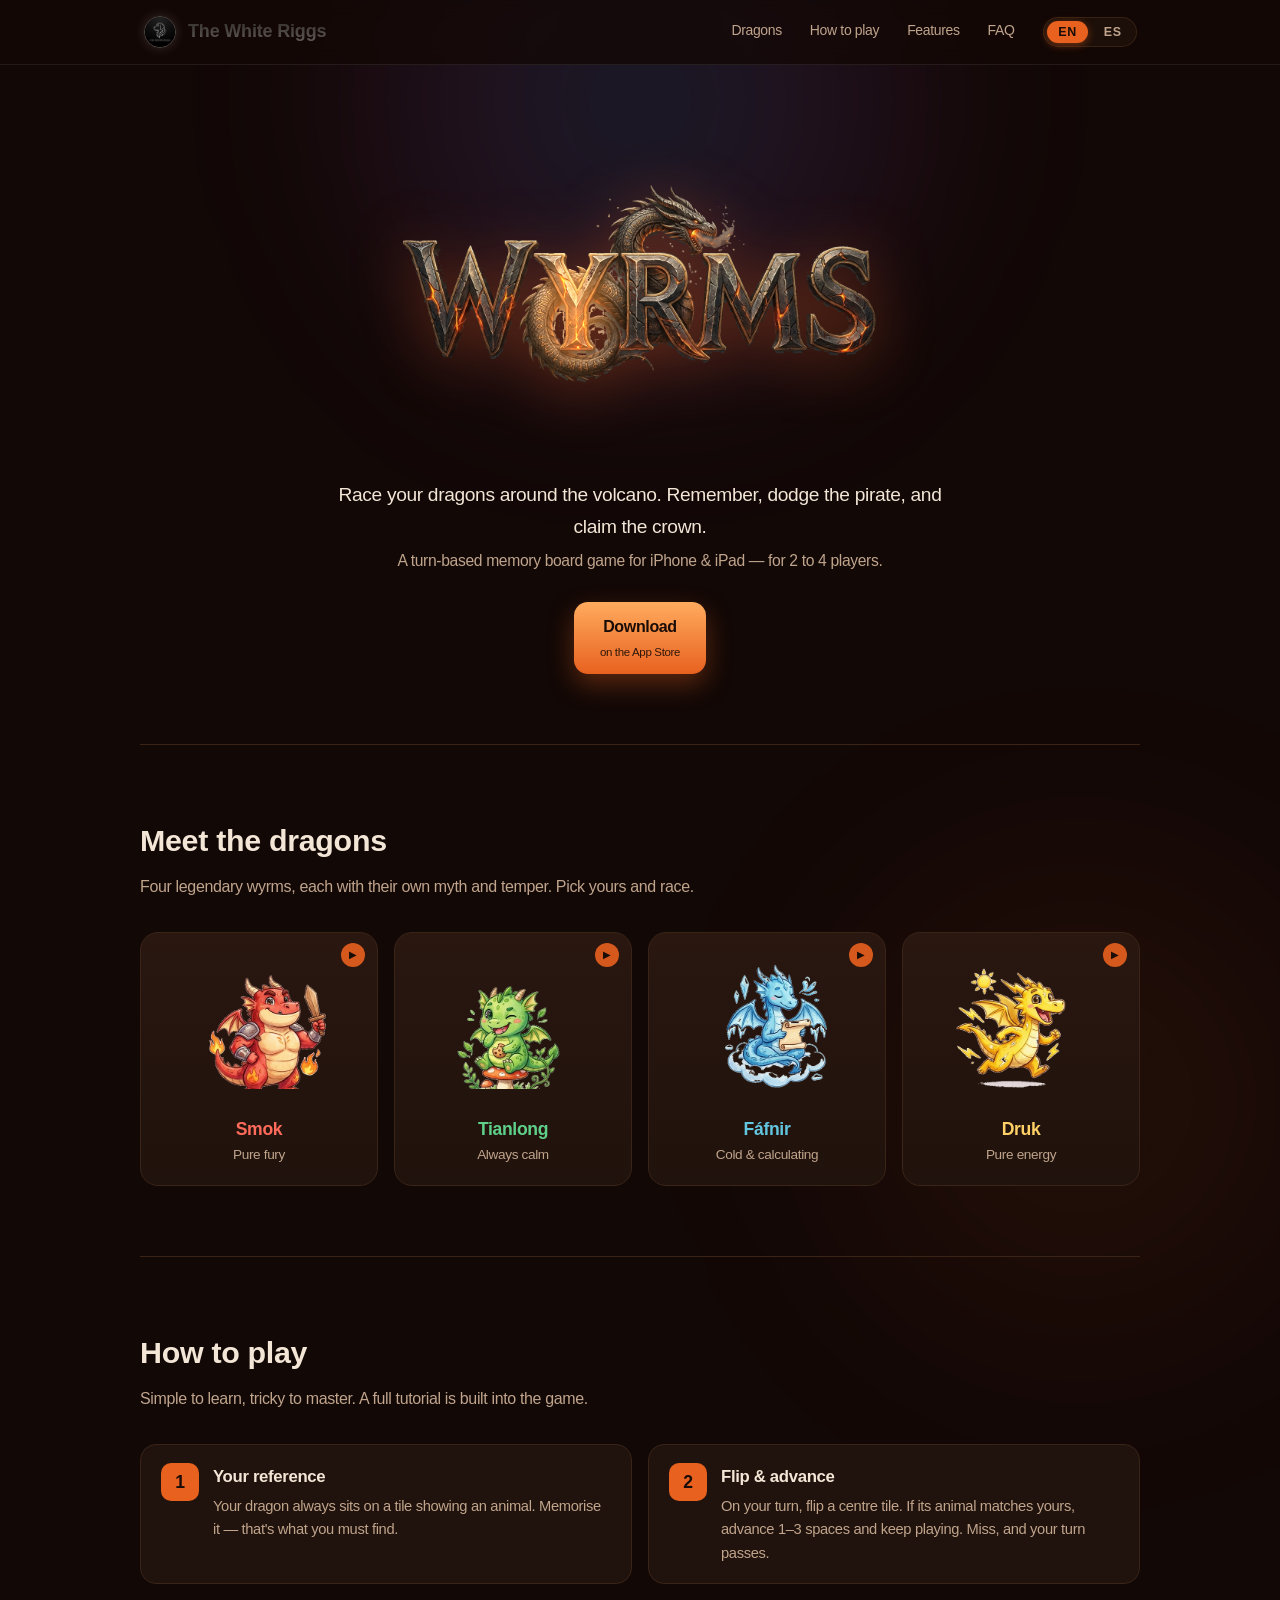
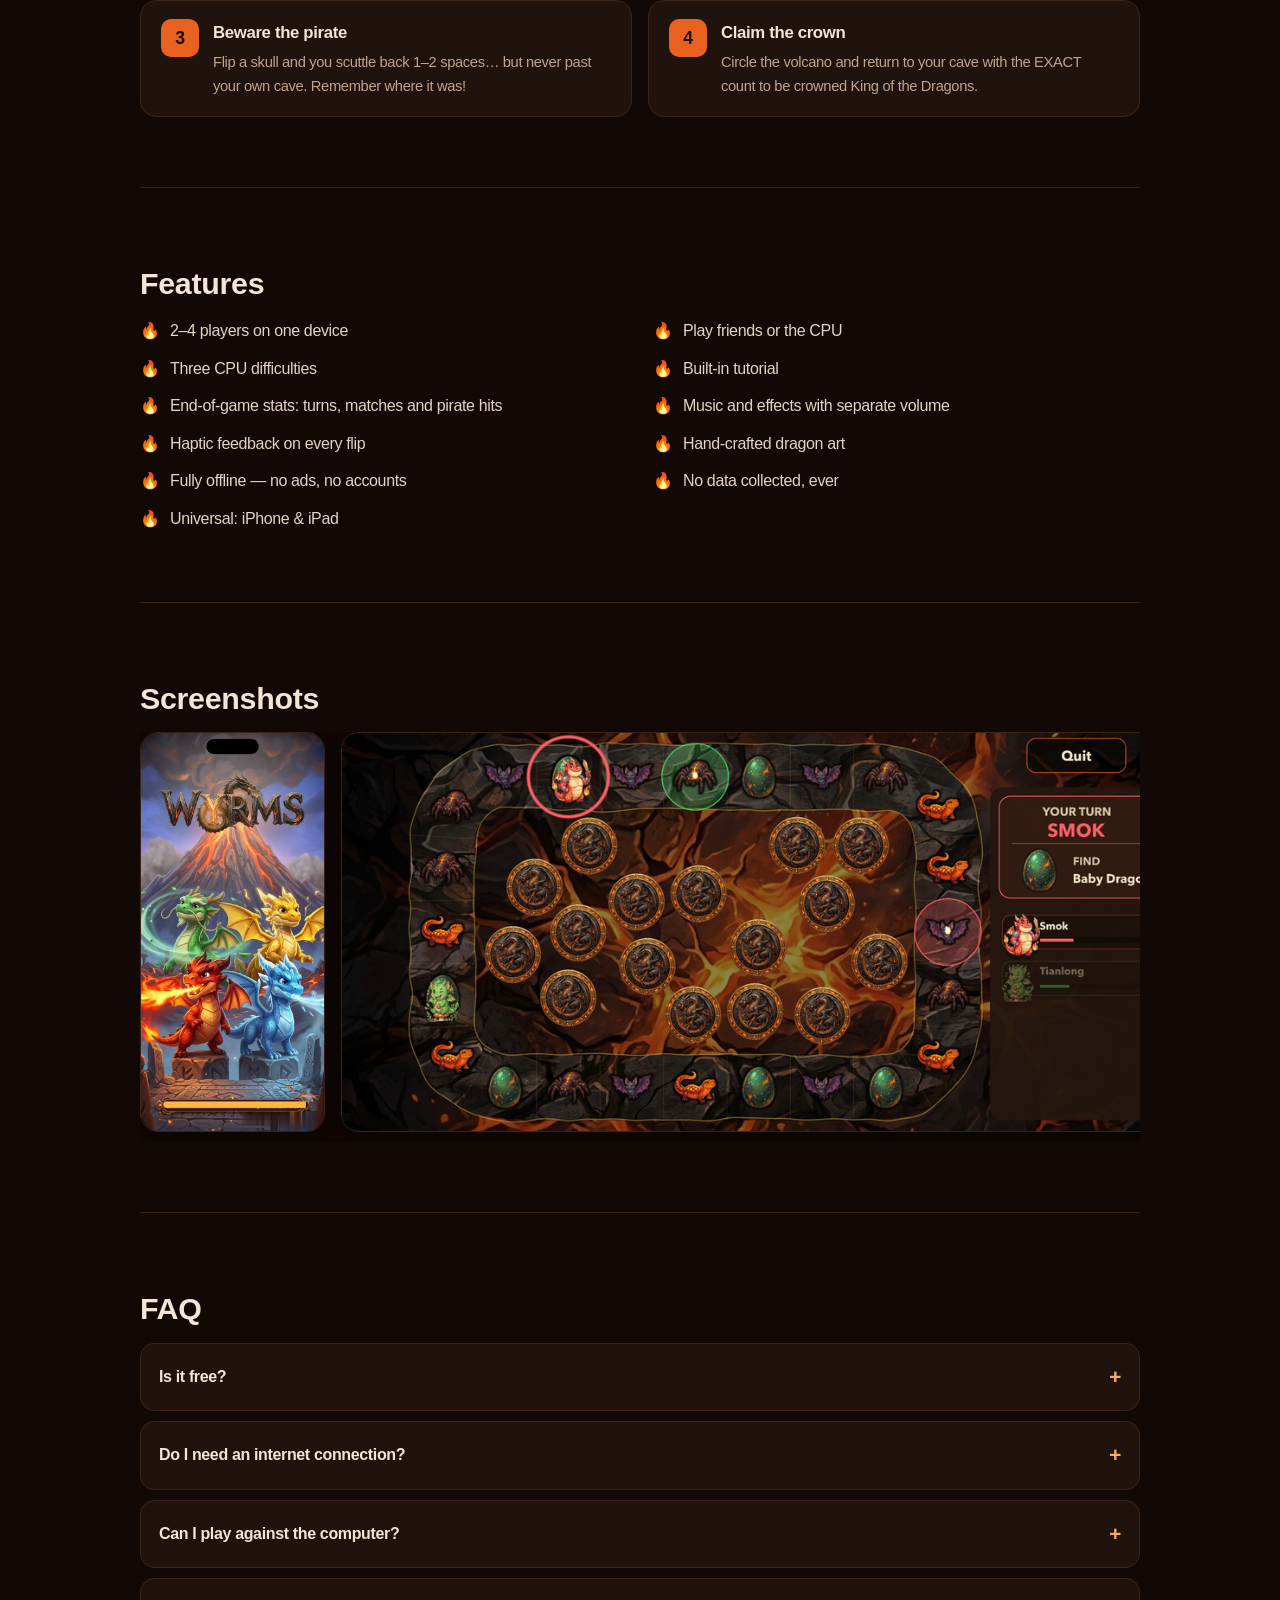
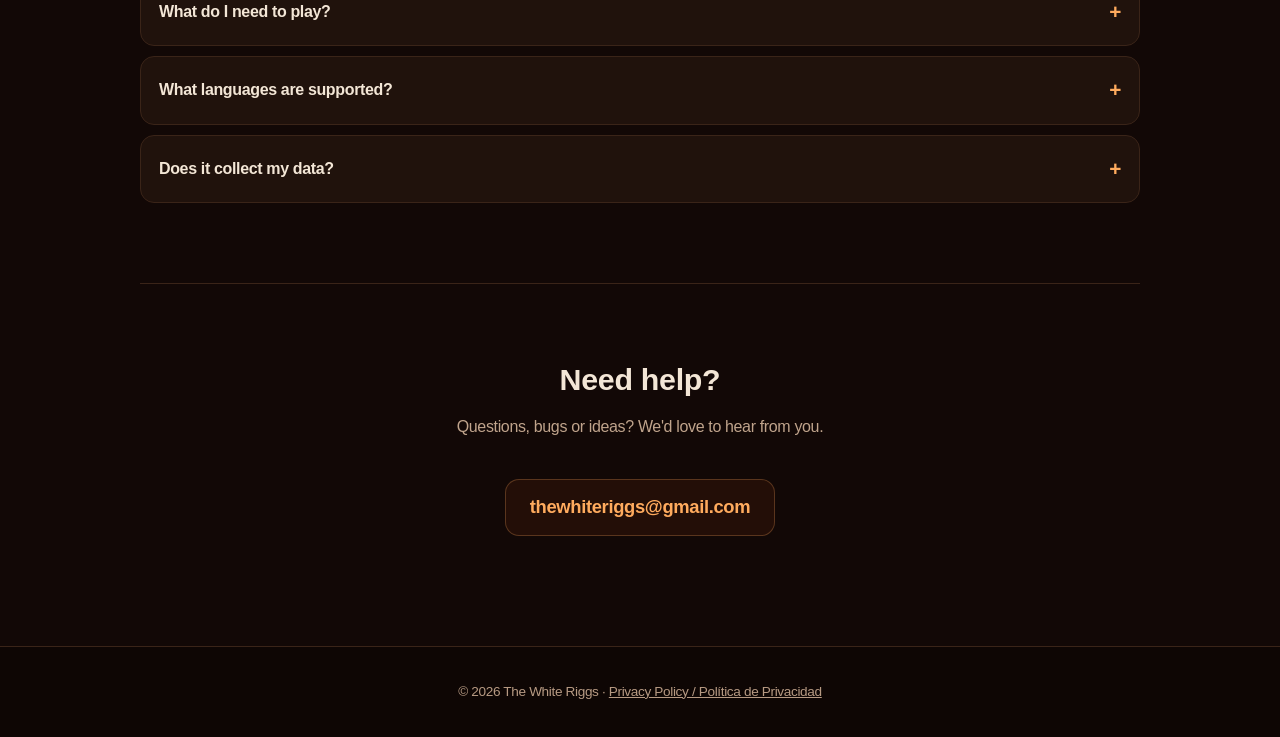
<file: support/wyrms.html>
<!DOCTYPE html>
<html lang="en">
<head>
<meta charset="UTF-8">
<meta name="viewport" content="width=device-width, initial-scale=1">
<title>Wyrms — Dragon Race &amp; Memory Board Game · Support</title>
<meta name="description" content="Wyrms is a turn-based memory board game for iPhone &amp; iPad: race your dragons around the volcano. 1–4 players, offline, no ads.">
<link rel="icon" href="../assets/wyrms-icon.png">
<link rel="preconnect" href="https://fonts.googleapis.com">
<link rel="preconnect" href="https://fonts.gstatic.com" crossorigin>
<link href="https://fonts.googleapis.com/css2?family=Inter:wght@500;700;800&display=swap" rel="stylesheet">
<link rel="stylesheet" href="../styles.css?v=8">
</head>
<body class="body-app body-wyrms">

  <!-- Volcano ambient backdrop -->
  <div class="wyrms-backdrop" aria-hidden="true"></div>

  <!-- Shared Header (wyrms warm variant) -->
  <header class="header-wyrms">
    <div class="nav-container">
      <a href="../index.html" class="brand-link">
        <img src="../assets/riggs-logo.png?v=4" alt="Riggs Logo" class="brand-logo-img">
        <span class="brand-title brand-title-light">The White Riggs</span>
      </a>
      <ul class="nav-links nav-links-wyrms">
        <li><a href="#dragons-en" data-wyrm-anchor="dragons" data-wyrm-en="Dragons" data-wyrm-es="Dragones">Dragons</a></li>
        <li><a href="#how-en" data-wyrm-anchor="how" data-wyrm-en="How to play" data-wyrm-es="Cómo jugar">How to play</a></li>
        <li><a href="#features-en" data-wyrm-anchor="features" data-wyrm-en="Features" data-wyrm-es="Características">Features</a></li>
        <li><a href="#faq-en" data-wyrm-anchor="faq" data-wyrm-en="FAQ" data-wyrm-es="FAQ">FAQ</a></li>
        <li>
          <div class="wyrms-lang">
            <button data-wyrmset="en" class="wlang active" onclick="setWyrms('en')">EN</button>
            <button data-wyrmset="es" class="wlang" onclick="setWyrms('es')">ES</button>
          </div>
        </li>
      </ul>
    </div>
  </header>

  <main class="wyrms-main">

    <!-- ENGLISH -->
    <div data-wyrmlang="en">

      <section class="wyrms-hero wrap">
        <img class="wyrms-logo" src="../assets/wyrms/wyrms-logo.png" alt="Wyrms logo">
        <p class="wyrms-tag">Race your dragons around the volcano. Remember, dodge the pirate, and claim the crown.</p>
        <p class="wyrms-tag2">A turn-based memory board game for iPhone &amp; iPad — for 2 to 4 players.</p>
        <a class="wyrms-cta" href="https://apps.apple.com/es/app/wyrms/id6759536991" target="_blank" rel="noopener noreferrer">Download<small>on the App Store</small></a>
      </section>

      <section id="dragons-en" class="wrap wyrms-section">
        <h2>Meet the dragons</h2>
        <p class="wyrms-lead">Four legendary wyrms, each with their own myth and temper. Pick yours and race.</p>
        <div class="wyrms-grid">
          <div class="wcard r" data-color="red"><img src="../assets/wyrms/dragon_red.png" alt="Smok"><div class="wc-name">Smok</div><div class="wc-tl">Pure fury</div></div>
          <div class="wcard g" data-color="green"><img src="../assets/wyrms/dragon_green.png" alt="Tianlong"><div class="wc-name">Tianlong</div><div class="wc-tl">Always calm</div></div>
          <div class="wcard b" data-color="blue"><img src="../assets/wyrms/dragon_blue.png" alt="Fáfnir"><div class="wc-name">Fáfnir</div><div class="wc-tl">Cold &amp; calculating</div></div>
          <div class="wcard y" data-color="yellow"><img src="../assets/wyrms/dragon_yellow.png" alt="Druk"><div class="wc-name">Druk</div><div class="wc-tl">Pure energy</div></div>
        </div>
      </section>

      <section id="how-en" class="wrap wyrms-section">
        <h2>How to play</h2>
        <p class="wyrms-lead">Simple to learn, tricky to master. A full tutorial is built into the game.</p>
        <div class="wyrms-steps">
          <div class="wstep"><div class="ws-n">1</div><div><h3>Your reference</h3><p>Your dragon always sits on a tile showing an animal. Memorise it — that's what you must find.</p></div></div>
          <div class="wstep"><div class="ws-n">2</div><div><h3>Flip &amp; advance</h3><p>On your turn, flip a centre tile. If its animal matches yours, advance 1–3 spaces and keep playing. Miss, and your turn passes.</p></div></div>
          <div class="wstep"><div class="ws-n">3</div><div><h3>Beware the pirate</h3><p>Flip a skull and you scuttle back 1–2 spaces… but never past your own cave. Remember where it was!</p></div></div>
          <div class="wstep"><div class="ws-n">4</div><div><h3>Claim the crown</h3><p>Circle the volcano and return to your cave with the EXACT count to be crowned King of the Dragons.</p></div></div>
        </div>
      </section>

      <section id="features-en" class="wrap wyrms-section">
        <h2>Features</h2>
        <ul class="wyrms-feat">
          <li>2–4 players on one device</li>
          <li>Play friends or the CPU</li>
          <li>Three CPU difficulties</li>
          <li>Built-in tutorial</li>
          <li>End-of-game stats: turns, matches and pirate hits</li>
          <li>Music and effects with separate volume</li>
          <li>Haptic feedback on every flip</li>
          <li>Hand-crafted dragon art</li>
          <li>Fully offline — no ads, no accounts</li>
          <li>No data collected, ever</li>
          <li>Universal: iPhone &amp; iPad</li>
        </ul>
      </section>

      <section class="wrap wyrms-section">
        <h2>Screenshots</h2>
        <div class="wyrms-shots">
          <img src="../assets/wyrms/shot-menu.png" alt="Menu">
          <img src="../assets/wyrms/shot-play.png" alt="Gameplay">
          <img src="../assets/wyrms/shot-tutorial.png" alt="Tutorial">
          <img src="../assets/wyrms/shot-victory.png" alt="Victory">
        </div>
      </section>

      <section id="faq-en" class="wrap wyrms-section">
        <h2>FAQ</h2>
        <details><summary>Is it free?</summary><p>Yes. Wyrms is free, with no ads and no in-app purchases.</p></details>
        <details><summary>Do I need an internet connection?</summary><p>No. Wyrms works fully offline on a single device.</p></details>
        <details><summary>Can I play against the computer?</summary><p>Yes. A game has 2 to 4 dragons and you choose who controls each one, so you can play alone against three CPUs, or with friends, or any mix. Difficulty is Easy / Normal / Hard.</p></details>
        <details><summary>What do I need to play?</summary><p>An iPhone or iPad with iOS 17 or later. Menus are played in portrait and the board turns to landscape on its own.</p></details>
        <details><summary>What languages are supported?</summary><p>English and Spanish. The app follows your device language.</p></details>
        <details><summary>Does it collect my data?</summary><p>No. Wyrms collects nothing. See the <a href="../privacy/wyrms-privacy.html">Privacy Policy</a>.</p></details>
      </section>

      <section class="wrap wyrms-section wyrms-support">
        <h2>Need help?</h2>
        <p class="wyrms-lead" style="margin-left:auto;margin-right:auto">Questions, bugs or ideas? We'd love to hear from you.</p>
        <a class="wyrms-mail" href="mailto:thewhiteriggs@gmail.com">thewhiteriggs@gmail.com</a>
      </section>

    </div>

    <!-- ESPAÑOL -->
    <div data-wyrmlang="es" style="display:none">

      <section class="wyrms-hero wrap">
        <img class="wyrms-logo" src="../assets/wyrms/wyrms-logo.png" alt="Logo de Wyrms">
        <p class="wyrms-tag">Haz correr a tus dragones por el volcán. Memoriza, esquiva al pirata y llévate la corona.</p>
        <p class="wyrms-tag2">Un juego de mesa de memoria por turnos para iPhone y iPad — de 2 a 4 jugadores.</p>
        <a class="wyrms-cta" href="https://apps.apple.com/es/app/wyrms/id6759536991" target="_blank" rel="noopener noreferrer">Descargar<small>en la App Store</small></a>
      </section>

      <section id="dragons-es" class="wrap wyrms-section">
        <h2>Conoce a los dragones</h2>
        <p class="wyrms-lead">Cuatro wyrms legendarios, cada uno con su mito y su carácter. Elige el tuyo y a correr.</p>
        <div class="wyrms-grid">
          <div class="wcard r" data-color="red"><img src="../assets/wyrms/dragon_red.png" alt="Smok"><div class="wc-name">Smok</div><div class="wc-tl">Pura furia</div></div>
          <div class="wcard g" data-color="green"><img src="../assets/wyrms/dragon_green.png" alt="Tianlong"><div class="wc-name">Tianlong</div><div class="wc-tl">Siempre tranquilo</div></div>
          <div class="wcard b" data-color="blue"><img src="../assets/wyrms/dragon_blue.png" alt="Fáfnir"><div class="wc-name">Fáfnir</div><div class="wc-tl">Frío y calculador</div></div>
          <div class="wcard y" data-color="yellow"><img src="../assets/wyrms/dragon_yellow.png" alt="Druk"><div class="wc-name">Druk</div><div class="wc-tl">Pura energía</div></div>
        </div>
      </section>

      <section id="how-es" class="wrap wyrms-section">
        <h2>Cómo se juega</h2>
        <p class="wyrms-lead">Fácil de aprender, difícil de dominar. El juego incluye un tutorial completo.</p>
        <div class="wyrms-steps">
          <div class="wstep"><div class="ws-n">1</div><div><h3>Tu referencia</h3><p>Tu dragón siempre está sobre una casilla con un animal. Memorízalo: es el que tendrás que encontrar.</p></div></div>
          <div class="wstep"><div class="ws-n">2</div><div><h3>Voltea y avanza</h3><p>En tu turno, gira una ficha del centro. Si su animal coincide con el tuyo, avanzas 1–3 casillas y sigues. Si fallas, pasa turno.</p></div></div>
          <div class="wstep"><div class="ws-n">3</div><div><h3>Cuidado con el pirata</h3><p>Si giras una calavera, retrocedes 1–2 casillas… pero nunca más allá de tu cueva. ¡Recuerda dónde estaba!</p></div></div>
          <div class="wstep"><div class="ws-n">4</div><div><h3>A por la corona</h3><p>Da la vuelta al volcán y vuelve a tu cueva con el número EXACTO de pasos para coronarte Rey de los Dragones.</p></div></div>
        </div>
      </section>

      <section id="features-es" class="wrap wyrms-section">
        <h2>Características</h2>
        <ul class="wyrms-feat">
          <li>2–4 jugadores en un dispositivo</li>
          <li>Con amigos o contra la CPU</li>
          <li>Tres niveles de CPU</li>
          <li>Tutorial incluido</li>
          <li>Estadísticas al final: turnos, aciertos y sustos con el pirata</li>
          <li>Música y efectos con volumen independiente</li>
          <li>Vibración en cada ficha que volteas</li>
          <li>Dragones dibujados a mano</li>
          <li>Sin conexión — sin anuncios ni cuentas</li>
          <li>No recopila ningún dato</li>
          <li>Universal: iPhone y iPad</li>
        </ul>
      </section>

      <section class="wrap wyrms-section">
        <h2>Capturas</h2>
        <div class="wyrms-shots">
          <img src="../assets/wyrms/shot-menu.png" alt="Menú">
          <img src="../assets/wyrms/shot-play.png" alt="Partida">
          <img src="../assets/wyrms/shot-tutorial.png" alt="Tutorial">
          <img src="../assets/wyrms/shot-victory.png" alt="Victoria">
        </div>
      </section>

      <section id="faq-es" class="wrap wyrms-section">
        <h2>Preguntas frecuentes</h2>
        <details><summary>¿Es gratis?</summary><p>Sí. Wyrms es gratis, sin anuncios ni compras dentro de la app.</p></details>
        <details><summary>¿Necesito conexión a internet?</summary><p>No. Wyrms funciona totalmente sin conexión, en un solo dispositivo.</p></details>
        <details><summary>¿Puedo jugar contra la máquina?</summary><p>Sí. Una partida tiene de 2 a 4 dragones y tú eliges quién controla cada uno, así que puedes jugar solo contra tres CPU, con amigos, o mezclando. La dificultad es Fácil / Normal / Difícil.</p></details>
        <details><summary>¿Qué necesito para jugar?</summary><p>Un iPhone o iPad con iOS 17 o posterior. Los menús se juegan en vertical y el tablero gira solo a horizontal.</p></details>
        <details><summary>¿Qué idiomas admite?</summary><p>Español e inglés. La app sigue el idioma de tu dispositivo.</p></details>
        <details><summary>¿Recopila mis datos?</summary><p>No. Wyrms no recopila nada. Consulta la <a href="../privacy/wyrms-privacy.html#es">Política de Privacidad</a>.</p></details>
      </section>

      <section class="wrap wyrms-section wyrms-support">
        <h2>¿Necesitas ayuda?</h2>
        <p class="wyrms-lead" style="margin-left:auto;margin-right:auto">¿Dudas, fallos o ideas? Nos encantará leerte.</p>
        <a class="wyrms-mail" href="mailto:thewhiteriggs@gmail.com">thewhiteriggs@gmail.com</a>
      </section>

    </div>

    <!-- Dragon Modal -->
    <div class="wyrms-modal" id="wyrmsModal" aria-hidden="true">
      <div class="wyrms-modal-bg" data-wyrms-close></div>
      <div class="wyrms-modal-card">
        <button class="wyrms-modal-x" data-wyrms-close aria-label="Close">&times;</button>
        <video id="wyrmsVideo" class="wyrms-modal-video" loop muted playsinline preload="none"></video>
        <h3 id="wyrmsName" class="wyrms-modal-name"></h3>
        <p id="wyrmsTl" class="wyrms-modal-tl"></p>
        <p id="wyrmsLore" class="wyrms-modal-lore"></p>
      </div>
    </div>

  </main>

  <footer class="footer-wyrms">
    <div class="wrap">
      <p>&copy; 2026 The White Riggs · <a href="../privacy/wyrms-privacy.html">Privacy Policy / Política de Privacidad</a></p>
    </div>
  </footer>

  <script src="../script.js?v=6"></script>
  <script>
    /* Wyrms: language toggle + dragon modal + scroll header + nav translation */
    var WYRM_LORE={
      red:{name:"Smok",tl:{en:"Pure fury",es:"Pura furia"},
        en:"Smok Wawelski dwelt in a cave beneath Wawel Hill in Kraków. It breathed fire and spread terror through the city, devouring cattle and villagers alike: the most feared scourge of the realm.",
        es:"Smok Wawelski habitaba una cueva bajo la colina de Wawel, en Cracovia. Escupía fuego y sembraba el terror en la ciudad, devorando ganado y aldeanos por igual: el azote más temido del reino."},
      green:{name:"Tianlong",tl:{en:"Always calm",es:"Siempre tranquilo"},
        en:"The Tianlong, China's «celestial dragon», guards the palaces of the gods and draws their chariots across the firmament. Serene and lofty, it watches over the order of the heavens.",
        es:"El Tianlong, el «dragón celestial» de China, custodia los palacios de los dioses y tira de sus carros por el firmamento. Sereno y elevado, vela por el orden del cielo."},
      blue:{name:"Fáfnir",tl:{en:"Cold & calculating",es:"Frío y calculador"},
        en:"Fáfnir was a dwarf who, blinded by his greed for a cursed hoard, was transformed into a dragon to guard it. Sprawled over the gold and consumed by avarice, he watches his treasure without rest.",
        es:"Fáfnir era un enano que, cegado por su codicia por un tesoro maldito, se transformó en dragón para custodiarlo. Tendido sobre el oro y consumido por la avaricia, vela su tesoro sin descanso."},
      yellow:{name:"Druk",tl:{en:"Pure energy",es:"Pura energía"},
        en:"The Druk is Bhutan's Thunder Dragon, whose name gives the country its own: Druk Yul, the «Land of the Thunder Dragon». The thunder that rumbles through the Himalayan valleys is said to be its roar.",
        es:"El Druk es el Dragón del Trueno de Bután, cuyo nombre da nombre al propio país: Druk Yul, la «Tierra del Dragón del Trueno». Se dice que el trueno que retumba en los valles del Himalaya es su rugido."}
    };

    function setWyrms(lang){
      document.documentElement.lang = lang;
      try{ localStorage.setItem('wyrms_lang', lang); }catch(e){}
      document.querySelectorAll('[data-wyrmlang]').forEach(function(el){
        el.style.display = (el.getAttribute('data-wyrmlang')===lang)?'block':'none';
      });
      document.querySelectorAll('.wlang').forEach(function(b){
        b.classList.toggle('active', b.getAttribute('data-wyrmset')===lang);
      });
      document.querySelectorAll('[data-wyrm-en]').forEach(function(el){
        el.textContent = el.getAttribute('data-wyrm-'+lang);
      });
      // Cada idioma tiene su copia de las secciones: el menú apunta a la visible.
      document.querySelectorAll('[data-wyrm-anchor]').forEach(function(a){
        a.setAttribute('href', '#'+a.getAttribute('data-wyrm-anchor')+'-'+lang);
      });
    }

    function openWyrmDragon(color,lang){
      var d = WYRM_LORE[color]; if(!d) return;
      var v = document.getElementById('wyrmsVideo');
      if(v){ v.src='../assets/wyrms/anim_'+color+'.mp4'; v.load(); var p=v.play(); if(p&&p.catch)p.catch(function(){}); }
      var n=document.getElementById('wyrmsName'),t=document.getElementById('wyrmsTl'),l=document.getElementById('wyrmsLore');
      if(n)n.textContent=d.name; if(t)t.textContent=d.tl[lang]; if(l)l.textContent=d[lang];
      var m=document.getElementById('wyrmsModal');
      if(m){ m.style.display='block'; m.setAttribute('aria-hidden','false'); document.body.style.overflow='hidden'; }
    }

    function closeWyrmDragon(){
      var m=document.getElementById('wyrmsModal'); if(!m) return;
      m.style.display='none'; m.setAttribute('aria-hidden','true');
      var v=document.getElementById('wyrmsVideo'); if(v){ v.pause(); v.removeAttribute('src'); v.load(); }
      document.body.style.overflow='';
    }

    document.addEventListener('DOMContentLoaded',function(){
      /* init language */
      var saved=null; try{ saved=localStorage.getItem('wyrms_lang'); }catch(e){}
      var browser=((navigator.language||'en').slice(0,2)==='es')?'es':'en';
      setWyrms(saved||browser);

      /* dragon cards */
      document.querySelectorAll('.wcard').forEach(function(c){
        c.addEventListener('click',function(){
          var col=c.getAttribute('data-color')||'red';
          var cur = document.documentElement.lang === 'es' ? 'es' : 'en';
          openWyrmDragon(col,cur);
        });
      });
      document.querySelectorAll('[data-wyrms-close]').forEach(function(el){
        el.addEventListener('click',closeWyrmDragon);
      });
      document.addEventListener('keydown',function(e){ if(e.key==='Escape') closeWyrmDragon(); });

      /* scroll show/hide of header accent */
      var hdr=document.querySelector('.header-wyrms');
      window.addEventListener('scroll',function(){
        if(hdr){ hdr.classList.toggle('scrolled', window.scrollY>40); }
      });
    });
  </script>
</body>
</html>
</file>
<file: home.css>
/* Portada de The White Riggs. Las subpaginas siguen con styles.css.
   Sin .js-motion (sin JS) todo es una lista estatica. */

:root {
  --bg: #000;
  --text: #f5f5f7;
  --text-2: #a1a1a6;
  --text-3: #6e6e73;
  --line: rgba(255, 255, 255, 0.12);
  --font: -apple-system, BlinkMacSystemFont, "SF Pro Display", "SF Pro Text", "Helvetica Neue", Helvetica, Arial, sans-serif;
  --max: 1200px;
  --ease: cubic-bezier(0.16, 1, 0.3, 1);
  --icon-radius: 22.37%;
  --header-h: 64px;
  --stage-size: min(36vw, 420px);
  --lead-size: 132px;
}

* { margin: 0; padding: 0; box-sizing: border-box; }

html {
  background: var(--bg);
  color: var(--text);
  font-family: var(--font);
  -webkit-font-smoothing: antialiased;
  -moz-osx-font-smoothing: grayscale;
  -webkit-text-size-adjust: 100%;
  scroll-behavior: smooth;
}

body { line-height: 1.47; letter-spacing: -0.015em; overflow-x: clip; }
img { display: block; max-width: 100%; }
a { color: inherit; }
:focus-visible { outline: 2px solid var(--text); outline-offset: 3px; border-radius: 8px; }
#apps, #riggs { scroll-margin-top: var(--header-h); }

/* ---------- Cabecera ---------- */

.site-header {
  position: fixed;
  inset: 0 0 auto;
  z-index: 20;
  height: var(--header-h);
  background: rgba(0, 0, 0, 0.55);
  backdrop-filter: saturate(180%) blur(20px);
  -webkit-backdrop-filter: saturate(180%) blur(20px);
  border-bottom: 1px solid rgba(255, 255, 255, 0.06);
}

.nav {
  max-width: var(--max);
  height: 100%;
  margin: 0 auto;
  padding: 0 24px;
  display: flex;
  align-items: center;
  gap: 28px;
}

.brand {
  display: flex;
  align-items: center;
  gap: 10px;
  margin-right: auto;
  font-size: 17px;
  font-weight: 600;
  letter-spacing: -0.01em;
  text-decoration: none;
  white-space: nowrap;
}

.brand img { width: 30px; height: 30px; border-radius: 50%; border: 1px solid rgba(255, 255, 255, 0.2); }

.nav-links { display: flex; gap: 24px; }
.nav-links a { color: var(--text-2); font-size: 14px; text-decoration: none; transition: color 0.3s; }
.nav-links a:hover { color: var(--text); }

.lang-toggle { display: flex; padding: 3px; border-radius: 999px; background: rgba(255, 255, 255, 0.08); }

.lang-btn {
  border: 0;
  background: transparent;
  color: var(--text-2);
  font: 600 12px/1 var(--font);
  letter-spacing: 0.04em;
  padding: 7px 11px;
  border-radius: 999px;
  cursor: pointer;
  transition: background 0.3s, color 0.3s;
}

.lang-btn.active { background: var(--text); color: #000; }

/* ---------- Escenario fijo ---------- */

.stage { display: none; }

.js-motion .stage {
  display: block;
  position: fixed;
  inset: 0;
  z-index: 0;
  pointer-events: none;
}

/* Velo que protege el contraste de la columna de texto. */
.js-motion .stage::after {
  content: "";
  position: absolute;
  inset: 0;
  background: linear-gradient(90deg, rgba(0, 0, 0, 0.55) 0%, rgba(0, 0, 0, 0.35) 45%, transparent 70%);
}

.halo {
  position: absolute;
  inset: 0;
  opacity: 0;
  background: radial-gradient(55% 60% at 72% 50%, rgb(var(--c1) / 0.5), rgb(var(--c2) / 0.85) 45%, #000 82%);
}

.stage-slot {
  position: absolute;
  top: 50%;
  left: calc(50% + min(24vw, 300px));
  width: var(--stage-size);
  aspect-ratio: 1;
  translate: -50% -50%;
  perspective: 1200px;
  z-index: 1;
}

.dock-on .stage-slot { visibility: hidden; }

.stage-icon {
  width: 100%;
  height: 100%;
  transform: translate3d(var(--tx, 0px), var(--ty, 0px), 0) scale(var(--s, 1)) rotateX(var(--rx, 0deg)) rotateY(var(--ry, 0deg));
  transform-style: preserve-3d;
}

.stage-flip {
  position: relative;
  width: 100%;
  height: 100%;
  transform: rotateY(var(--flip, 0deg));
  transform-style: preserve-3d;
}

.stage-face {
  position: absolute;
  inset: 0;
  width: 100%;
  height: 100%;
  border-radius: var(--icon-radius);
  opacity: 0;
  box-shadow: 0 30px 90px -10px rgb(var(--c1) / 0.55), 0 0 0 1px rgba(255, 255, 255, 0.12);
}

.stage-face.is-shown { opacity: 1; }

.shine {
  position: absolute;
  inset: 0;
  border-radius: var(--icon-radius);
  overflow: hidden;
}

.shine::before {
  content: "";
  position: absolute;
  inset: -20% -60%;
  background: linear-gradient(115deg, transparent 42%, rgba(255, 255, 255, 0.18) 50%, transparent 58%);
  transform: translateX(calc((var(--shine, 0) * 2 - 1) * 45%));
}

/* ---------- Capas de contenido ---------- */

main, .site-footer { position: relative; z-index: 1; }

/* ---------- Hero ---------- */

.hero {
  min-height: 100svh;
  display: flex;
  flex-direction: column;
  align-items: center;
  justify-content: center;
  gap: 36px;
  padding: calc(var(--header-h) + 40px) 24px 112px;
  text-align: center;
  position: relative;
  /* Los iconos de la constelacion salen volando de pantalla: sin esto ensanchan el layout en movil. */
  overflow-x: clip;
}

.hero-copy { max-width: 1000px; }

.js-motion .hero-copy {
  transform: translate3d(0, calc(var(--p, 0) * -80px), 0);
  opacity: calc(1 - var(--p, 0) * 2);
}

.hero-badge {
  display: inline-block;
  margin-bottom: 28px;
  padding: 8px 16px;
  border: 1px solid var(--line);
  border-radius: 999px;
  color: var(--text-2);
  font-size: 12px;
  font-weight: 600;
  letter-spacing: 0.14em;
  text-transform: uppercase;
}

.hero-title {
  font-size: clamp(44px, 8.4vw, 112px);
  font-weight: 800;
  line-height: 0.98;
  letter-spacing: -0.045em;
  text-wrap: balance;
}

.hero-subtitle {
  max-width: 620px;
  margin: 24px auto 0;
  color: var(--text-2);
  font-size: clamp(17px, 2vw, 21px);
  text-wrap: pretty;
}

.word { display: inline-block; }

.js-motion .hero-title.is-revealing .word {
  animation: word-in 1.1s var(--ease) both;
  animation-delay: calc(var(--i) * 70ms + 100ms);
}

.js-motion .hero-badge,
.js-motion .hero-subtitle {
  animation: fade-up 1.1s var(--ease) both;
  animation-delay: 0.75s;
}

@keyframes word-in {
  from { opacity: 0; filter: blur(12px); transform: translateY(0.18em); }
  to { opacity: 1; filter: blur(0); transform: none; }
}

@keyframes fade-up {
  from { opacity: 0; transform: translateY(16px); }
  to { opacity: 1; transform: none; }
}

.constellation { position: relative; width: min(760px, 100%); height: 240px; }

.c-icon {
  position: absolute;
  left: var(--x);
  top: var(--y);
  width: calc(var(--size) * var(--c-scale, 1));
  aspect-ratio: 1;
  translate: -50% -50%;
}

.c-move { width: 100%; height: 100%; }

.js-motion .c-move {
  transform: translate3d(
    calc(var(--vx, 0px) * var(--p, 0) + var(--mx, 0px) * var(--depth, 1)),
    calc(var(--vy, 0px) * var(--p, 0) + var(--my, 0px) * var(--depth, 1)),
    0);
  opacity: calc(1 - var(--p, 0) * 1.6);
}

.c-icon img {
  width: 100%;
  height: 100%;
  border-radius: var(--icon-radius);
  box-shadow: 0 18px 40px -12px rgba(0, 0, 0, 0.8), 0 0 0 1px rgba(255, 255, 255, 0.1);
}

.js-motion .c-icon:not([data-lead]) img {
  animation: float 7s ease-in-out infinite;
  animation-delay: var(--phase, 0s);
}

/* El icono principal lo sustituye el del escenario, que sale exactamente de aqui. */
.js-motion .c-icon[data-lead] { visibility: hidden; }

@keyframes float {
  50% { transform: translateY(-8px); }
}

.scroll-hint {
  position: absolute;
  bottom: 28px;
  left: 50%;
  translate: -50% 0;
  color: var(--text-3);
  font-size: 12px;
  font-weight: 600;
  letter-spacing: 0.16em;
  text-transform: uppercase;
}

.scroll-hint::after {
  content: "";
  display: block;
  width: 1px;
  height: 28px;
  margin: 10px auto 0;
  background: linear-gradient(var(--text-3), transparent);
}

.js-motion .scroll-hint { opacity: calc(1 - var(--p, 0) * 8); }

/* ---------- Capitulos ---------- */

.chapter { padding: 72px 24px; }
.chapter-inner { max-width: var(--max); margin: 0 auto; }

.chapter-icon {
  width: 112px;
  height: 112px;
  margin-bottom: 24px;
  border-radius: var(--icon-radius);
  box-shadow: 0 0 0 1px rgba(255, 255, 255, 0.1);
}

.chapter-cat {
  color: var(--text-2);
  font-size: 13px;
  font-weight: 600;
  letter-spacing: 0.12em;
  text-transform: uppercase;
}

.chapter-name {
  margin: 10px 0 18px;
  padding-bottom: 0.08em;
  overflow: hidden;
  font-size: clamp(44px, 6.4vw, 96px);
  font-weight: 800;
  line-height: 1;
  letter-spacing: -0.045em;
}

.chapter-name span { display: block; }

.chapter-desc {
  max-width: 520px;
  color: var(--text-2);
  font-size: clamp(17px, 1.6vw, 21px);
  text-wrap: pretty;
}

.chapter-downloads {
  margin-top: 18px;
  font-size: 14px;
  font-weight: 600;
  font-variant-numeric: tabular-nums;
}

.chapter-actions { display: flex; flex-wrap: wrap; gap: 12px; margin-top: 28px; }

.btn {
  display: inline-flex;
  align-items: center;
  gap: 8px;
  height: 46px;
  padding: 0 22px;
  border-radius: 999px;
  font: 600 15px/1 var(--font);
  text-decoration: none;
  transition: transform 0.3s var(--ease), background 0.3s;
}

.btn:hover { transform: translateY(-2px); }
.btn-primary { background: var(--text); color: #000; }

.btn-glass {
  background: rgba(255, 255, 255, 0.1);
  border: 1px solid rgba(255, 255, 255, 0.16);
  backdrop-filter: blur(20px);
  -webkit-backdrop-filter: blur(20px);
}

.btn-glass:hover { background: rgba(255, 255, 255, 0.16); }

.js-motion .chapter {
  min-height: 120vh;
  display: flex;
  align-items: center;
  padding: 0 24px;
}

.js-motion .chapter-inner { width: 100%; }
.js-motion .chapter-inner > * { max-width: min(46vw, 540px); }
.js-motion .chapter-icon { display: none; }

.js-motion .chapter-name span {
  transform: translateY(105%);
  transition: transform 1s var(--ease);
}

.js-motion :is(.chapter-cat, .chapter-desc, .chapter-downloads, .chapter-actions) {
  opacity: 0;
  transform: translateY(20px);
  transition: opacity 0.7s var(--ease), transform 0.7s var(--ease);
}

.js-motion :is(.chapter.is-active, .chapter:focus-within) .chapter-name span { transform: none; }

.js-motion :is(.chapter.is-active, .chapter:focus-within) :is(.chapter-cat, .chapter-desc, .chapter-downloads, .chapter-actions) {
  opacity: 1;
  transform: none;
}

.js-motion .chapter.is-active .chapter-desc { transition-delay: 0.15s; }
.js-motion .chapter.is-active .chapter-downloads { transition-delay: 0.25s; }
.js-motion .chapter.is-active .chapter-actions { transition-delay: 0.35s; }

/* ---------- Rail ---------- */

.rail { display: none; }

@media (min-width: 1024px) {
  .js-motion .rail {
    position: fixed;
    top: 50%;
    right: 24px;
    z-index: 5;
    display: flex;
    flex-direction: column;
    gap: 10px;
    translate: 0 -50%;
    opacity: 0;
    pointer-events: none;
    transition: opacity 0.5s;
  }

  .js-motion.rail-on .rail { opacity: 1; pointer-events: auto; }
}

.rail button {
  width: 32px;
  height: 32px;
  padding: 0;
  border: 0;
  border-radius: 9px;
  background: none;
  cursor: pointer;
  opacity: 0.35;
  transform: scale(0.82);
  transition: opacity 0.4s, transform 0.4s var(--ease);
}

.rail button img { width: 100%; height: 100%; border-radius: var(--icon-radius); }
.rail button.is-active, .rail button:hover, .rail button:focus-visible { opacity: 1; transform: none; }

/* ---------- Dock ---------- */

.dock-section {
  min-height: 100vh;
  display: flex;
  flex-direction: column;
  align-items: center;
  justify-content: center;
  gap: 48px;
  padding: 96px 24px;
  text-align: center;
  overflow-x: clip;
}

.dock-title {
  font-size: clamp(36px, 5.6vw, 72px);
  font-weight: 800;
  line-height: 1.02;
  letter-spacing: -0.04em;
  text-wrap: balance;
}

.js-motion .dock-title {
  opacity: calc((var(--p, 0) - 0.55) * 2.4);
  transform: translateY(calc((1 - var(--p, 0)) * 30px));
}

.dock {
  position: relative;
  display: flex;
  gap: 18px;
  padding: 16px 20px;
}

/* El cristal va en un pseudo: si la opacidad estuviera en .dock, apagaria tambien los iconos en vuelo. */
.dock::before {
  content: "";
  position: absolute;
  inset: 0;
  z-index: -1;
  border-radius: 32px;
  background: rgba(255, 255, 255, 0.08);
  border: 1px solid rgba(255, 255, 255, 0.12);
  backdrop-filter: blur(30px) saturate(180%);
  -webkit-backdrop-filter: blur(30px) saturate(180%);
}

.js-motion .dock::before { opacity: calc((var(--p, 0) - 0.6) * 2.5); }

.dock-item {
  display: flex;
  flex-direction: column;
  align-items: center;
  gap: 8px;
  text-decoration: none;
}

.dock-slot { display: block; width: 72px; height: 72px; }
.dock-move { display: block; width: 100%; height: 100%; }

.js-motion .dock-move {
  transform: translate3d(var(--dx, 0px), var(--dy, 0px), 0) scale(var(--ds, 1));
  opacity: var(--do, 1);
}

.dock-move img {
  width: 100%;
  height: 100%;
  border-radius: var(--icon-radius);
  transform-origin: 50% 100%;
  transition: scale 0.35s var(--ease);
}

/* Magnificacion del dock de macOS: el icono crece y los vecinos lo acompañan. */
.dock-item:hover .dock-move img,
.dock-item:focus-visible .dock-move img { scale: 1.18; }
.dock-item:hover + .dock-item .dock-move img,
.dock-item:has(+ .dock-item:hover) .dock-move img { scale: 1.07; }

.dock-label { color: var(--text-2); font-size: 12px; }
.js-motion .dock-label { opacity: calc((var(--p, 0) - 0.7) * 3.3); }

/* ---------- Riggs y pie ---------- */

.riggs { max-width: 860px; margin: 0 auto; padding: 120px 24px 140px; text-align: center; }

.riggs img {
  width: 96px;
  height: 96px;
  margin: 0 auto 32px;
  border-radius: 50%;
  border: 1px solid var(--line);
}

.riggs blockquote {
  color: var(--text-2);
  font-size: clamp(22px, 3vw, 34px);
  font-weight: 600;
  line-height: 1.3;
  letter-spacing: -0.02em;
  text-wrap: balance;
}

.riggs-sign { margin-top: 24px; color: var(--text-3); font-size: 14px; }

.site-footer {
  padding: 32px 24px 48px;
  border-top: 1px solid rgba(255, 255, 255, 0.08);
  color: var(--text-3);
  font-size: 12px;
}

.footer-inner {
  max-width: var(--max);
  margin: 0 auto;
  display: flex;
  flex-wrap: wrap;
  justify-content: space-between;
  gap: 16px 32px;
}

.footer-links { display: flex; flex-wrap: wrap; gap: 8px 20px; list-style: none; }
.footer-links a { color: var(--text-2); text-decoration: none; }
.footer-links a:hover { color: var(--text); }

/* ---------- Movil ---------- */

/* Pantallas de escritorio bajas: que el hero entero, con la pista de scroll, quepa sin desplazarse. */
@media (min-width: 761px) and (max-height: 960px) {
  .hero { gap: 28px; padding-top: calc(var(--header-h) + 28px); }
  .hero-badge { margin-bottom: 20px; }
  .hero-title { font-size: clamp(44px, min(7vw, 10.5vh), 112px); }
  .constellation { height: 210px; }
}

@media (max-width: 760px) {
  :root {
    --stage-size: min(52vw, 230px);
    --lead-size: 104px;
    --stage-top: calc(var(--header-h) + 3vh);
  }

  .nav { gap: 16px; padding: 0 16px; }
  .nav-links { display: none; }
  .brand { font-size: 16px; }

  .constellation { height: 190px; --c-scale: 0.7; }
  .c-icon[data-lead] { --c-scale: 1; }

  .stage-slot { top: calc(var(--stage-top) + var(--stage-size) / 2); left: 50%; }

  .halo { background: radial-gradient(85% 45% at 50% 24%, rgb(var(--c1) / 0.5), rgb(var(--c2) / 0.85) 50%, #000 88%); }

  .js-motion .stage::after { background: linear-gradient(180deg, transparent 35%, rgba(0, 0, 0, 0.55) 60%); }

  .js-motion .chapter { min-height: 65svh; padding: 0; }

  /* Los cinco textos viven fijos bajo el icono. home.js escribe --o (opacidad) y --d (distancia al
     centro del capitulo) en cada frame: el texto entra desde abajo, sube con el dedo y sale por arriba,
     y en la frontera entre apps, con el icono de canto, ambos textos estan a cero. */
  .js-motion .chapter-inner {
    position: fixed;
    top: calc(var(--stage-top) + var(--stage-size) + 28px);
    left: 20px;
    right: 20px;
    width: auto;
    opacity: var(--o, 0);
    pointer-events: none;
  }

  .js-motion .chapter.is-active .chapter-inner { pointer-events: auto; }

  .js-motion .chapter-inner > * { max-width: none; }
  .js-motion .chapter-name { overflow: visible; }

  /* Cada capa a su velocidad, mas rapida cuanto mas arriba: al salir se abren en abanico y no se pisan. */
  html.js-motion .chapter .chapter-inner :is(.chapter-cat, .chapter-desc, .chapter-downloads, .chapter-actions),
  html.js-motion .chapter .chapter-inner .chapter-name span {
    opacity: 1;
    transition: none;
  }

  html.js-motion .chapter .chapter-inner .chapter-cat { transform: translateY(calc(var(--d, 0) * -150px)); }
  html.js-motion .chapter .chapter-inner .chapter-name span { transform: translateY(calc(var(--d, 0) * -130px)); }
  html.js-motion .chapter .chapter-inner .chapter-desc { transform: translateY(calc(var(--d, 0) * -105px)); }
  html.js-motion .chapter .chapter-inner .chapter-downloads { transform: translateY(calc(var(--d, 0) * -90px)); }
  html.js-motion .chapter .chapter-inner .chapter-actions { transform: translateY(calc(var(--d, 0) * -75px)); }

  .chapter-name { font-size: clamp(40px, 12vw, 60px); }

  .dock { gap: 10px; padding: 12px 14px; }
  .dock::before { border-radius: 26px; }
  .dock-slot { width: 52px; height: 52px; }
  .dock-label { display: none; }
}

/* iPhone SE y similares: icono algo menor para que texto e indicador quepan sin pisarse. */
@media (max-width: 760px) and (max-height: 700px) {
  :root { --stage-size: min(40vw, 170px); --stage-top: calc(var(--header-h) + 2vh); }
  .chapter-name { font-size: clamp(36px, 10vw, 48px); }
  .chapter-desc { font-size: 16px; }
}
</file>
<file: styles.css>
/* Modern Apple High-End Dark Mesh Design System */
:root {
  --bg-primary: #050508;
  --bg-secondary: #0c0d12;
  --text-primary: #f5f5f7;
  --text-secondary: #a1a1a6;
  --text-muted: #78787e;
  --apple-blue: #2997ff;
  --apple-purple: #bf5af2;
  --font-family: -apple-system, BlinkMacSystemFont, "SF Pro Display", "SF Pro Text", "Helvetica Neue", Helvetica, Arial, sans-serif;
  --max-width: 1040px;
  --radius-card: 28px;
  --radius-btn: 14px;
  --transition: all 0.4s cubic-bezier(0.16, 1, 0.3, 1);
}

* {
  margin: 0;
  padding: 0;
  box-sizing: border-box;
  -webkit-font-smoothing: antialiased;
  -moz-osx-font-smoothing: grayscale;
}

html {
  scroll-behavior: smooth;
  background-color: var(--bg-primary);
  color: var(--text-primary);
  font-family: var(--font-family);
}

body {
  overflow-x: hidden;
  line-height: 1.47059;
  font-weight: 400;
  letter-spacing: -0.022em;
  position: relative;
  background: radial-gradient(circle at 50% 0%, #151828 0%, #050508 70%);
  min-height: 100vh;
}

/* Ambient Background Lights & Gradients */
body::before {
  content: "";
  position: absolute;
  top: -200px;
  left: 50%;
  transform: translateX(-50%);
  width: 800px;
  height: 600px;
  background: radial-gradient(circle, rgba(41, 151, 255, 0.15) 0%, rgba(191, 90, 242, 0.1) 40%, transparent 70%);
  filter: blur(80px);
  pointer-events: none;
  z-index: 0;
}

body::after {
  content: "";
  position: absolute;
  top: 800px;
  right: -100px;
  width: 600px;
  height: 600px;
  background: radial-gradient(circle, rgba(255, 159, 10, 0.08) 0%, rgba(255, 69, 58, 0.05) 50%, transparent 70%);
  filter: blur(100px);
  pointer-events: none;
  z-index: 0;
}

/* Header Glassmorphism */
header {
  position: fixed;
  top: 0;
  left: 0;
  width: 100%;
  z-index: 100;
  background: rgba(5, 5, 8, 0.65);
  backdrop-filter: saturate(180%) blur(24px);
  -webkit-backdrop-filter: saturate(180%) blur(24px);
  border-bottom: 1px solid rgba(255, 255, 255, 0.08);
  transition: var(--transition);
}

.nav-container {
  max-width: var(--max-width);
  margin: 0 auto;
  padding: 0 24px;
  height: 64px;
  display: flex;
  justify-content: space-between;
  align-items: center;
}

.brand-link {
  display: flex;
  align-items: center;
  gap: 12px;
  text-decoration: none;
  color: var(--text-primary);
}

.brand-logo-img {
  width: 32px;
  height: 32px;
  border-radius: 50%;
  object-fit: cover;
  border: 1px solid rgba(255, 255, 255, 0.25);
  box-shadow: 0 0 12px rgba(255, 255, 255, 0.15);
}

.brand-title {
  font-size: 18px;
  font-weight: 600;
  letter-spacing: -0.01em;
  background: linear-gradient(180deg, #ffffff 0%, #d1d1d6 100%);
  -webkit-background-clip: text;
  -webkit-text-fill-color: transparent;
}

.nav-links {
  display: flex;
  gap: 28px;
  list-style: none;
}

.nav-links a {
  color: var(--text-secondary);
  text-decoration: none;
  font-size: 14px;
  font-weight: 500;
  transition: var(--transition);
}

.nav-links a:hover {
  color: var(--text-primary);
  text-shadow: 0 0 8px rgba(255, 255, 255, 0.4);
}

/* Container */
.container {
  max-width: var(--max-width);
  margin: 0 auto;
  padding: 0 24px;
  position: relative;
  z-index: 1;
}

/* Hero Section */
.hero {
  padding-top: 190px;
  padding-bottom: 90px;
  text-align: center;
}

.hero-badge {
  display: inline-flex;
  align-items: center;
  gap: 8px;
  padding: 8px 20px;
  background: rgba(255, 255, 255, 0.06);
  border: 1px solid rgba(255, 255, 255, 0.12);
  border-radius: 980px;
  font-size: 13px;
  font-weight: 600;
  color: #e5e5ea;
  margin-bottom: 28px;
  text-transform: uppercase;
  letter-spacing: 0.08em;
  box-shadow: 0 4px 20px rgba(0, 0, 0, 0.3), inset 0 1px 0 rgba(255, 255, 255, 0.2);
  backdrop-filter: blur(10px);
}

.hero-badge::before {
  content: "";
  width: 7px;
  height: 7px;
  border-radius: 50%;
  background: var(--apple-blue);
  box-shadow: 0 0 8px var(--apple-blue);
}

.hero-title {
  font-size: clamp(48px, 7.5vw, 76px);
  font-weight: 800;
  letter-spacing: -0.035em;
  line-height: 1.04;
  background: linear-gradient(180deg, #ffffff 30%, #8e8e93 100%);
  -webkit-background-clip: text;
  -webkit-text-fill-color: transparent;
  margin-bottom: 24px;
  text-shadow: 0 20px 40px rgba(0,0,0,0.5);
}

.hero-subtitle {
  font-size: clamp(20px, 3.2vw, 26px);
  color: var(--text-secondary);
  font-weight: 400;
  max-width: 680px;
  margin: 0 auto 40px auto;
  line-height: 1.4;
}

/* Apps Section & Grid */
.apps-section {
  padding: 40px 0 120px 0;
}

.section-title {
  font-size: 38px;
  font-weight: 700;
  letter-spacing: -0.02em;
  margin-bottom: 56px;
  text-align: center;
  background: linear-gradient(180deg, #ffffff 0%, #a1a1a6 100%);
  -webkit-background-clip: text;
  -webkit-text-fill-color: transparent;
}

.apps-grid {
  display: grid;
  grid-template-columns: repeat(auto-fit, minmax(310px, 1fr));
  gap: 32px;
}

/* Premium Card Design with Dynamic Glows */
.app-card {
  background: linear-gradient(145deg, rgba(28, 30, 42, 0.6) 0%, rgba(14, 15, 22, 0.7) 100%);
  border: 1px solid rgba(255, 255, 255, 0.1);
  border-radius: var(--radius-card);
  padding: 36px 32px;
  display: flex;
  flex-direction: column;
  justify-content: space-between;
  transition: var(--transition);
  position: relative;
  overflow: hidden;
  backdrop-filter: blur(16px);
  -webkit-backdrop-filter: blur(16px);
  box-shadow: 0 12px 32px rgba(0, 0, 0, 0.4);
}

.app-card::before {
  content: "";
  position: absolute;
  top: 0;
  left: 0;
  right: 0;
  height: 1px;
  background: linear-gradient(90deg, transparent, rgba(255, 255, 255, 0.25), transparent);
}

/* Card Specific Ambient Glows */
.app-card-curiosity:hover {
  border-color: rgba(41, 151, 255, 0.4);
  box-shadow: 0 20px 50px rgba(0, 0, 0, 0.6), 0 0 40px rgba(41, 151, 255, 0.25);
  transform: translateY(-8px);
}

.app-card-getmeout:hover {
  border-color: rgba(48, 209, 88, 0.4);
  box-shadow: 0 20px 50px rgba(0, 0, 0, 0.6), 0 0 40px rgba(48, 209, 88, 0.25);
  transform: translateY(-8px);
}

.app-card-wyrms:hover {
  border-color: rgba(255, 159, 10, 0.4);
  box-shadow: 0 20px 50px rgba(0, 0, 0, 0.6), 0 0 40px rgba(255, 159, 10, 0.25);
  transform: translateY(-8px);
}

.app-card-lyvara:hover {
  border-color: rgba(52, 211, 153, 0.4);
  box-shadow: 0 20px 50px rgba(0, 0, 0, 0.6), 0 0 40px rgba(52, 211, 153, 0.25);
  transform: translateY(-8px);
}

.app-card-futline:hover {
  border-color: rgba(53, 224, 139, 0.4);
  box-shadow: 0 20px 50px rgba(0, 0, 0, 0.6), 0 0 40px rgba(53, 224, 139, 0.25);
  transform: translateY(-8px);
}

/* El azul frio de la luna del juego. */
.app-card-escalofrio:hover {
  border-color: rgba(86, 107, 124, 0.5);
  box-shadow: 0 20px 50px rgba(0, 0, 0, 0.6), 0 0 40px rgba(86, 107, 124, 0.3);
  transform: translateY(-8px);
}

.app-card-top {
  display: flex;
  flex-direction: column;
}

.app-header {
  display: flex;
  align-items: center;
  gap: 20px;
  margin-bottom: 24px;
}

.app-icon {
  width: 72px;
  height: 72px;
  border-radius: 18px;
  object-fit: cover;
  box-shadow: 0 10px 24px rgba(0, 0, 0, 0.5);
  border: 1px solid rgba(255, 255, 255, 0.15);
  flex-shrink: 0;
  transition: var(--transition);
}

.app-card:hover .app-icon {
  transform: scale(1.05);
}

.app-title-group h3 {
  font-size: 24px;
  font-weight: 700;
  letter-spacing: -0.015em;
  line-height: 1.25;
  color: #ffffff;
}

.app-category {
  font-size: 12px;
  color: var(--text-secondary);
  margin-top: 4px;
  text-transform: uppercase;
  letter-spacing: 0.06em;
  font-weight: 600;
}

.app-description {
  color: var(--text-secondary);
  font-size: 15px;
  line-height: 1.6;
  margin-bottom: 32px;
}

/* Se rellena desde data/descargas.json; nace oculto y sigue oculto si no hay dato. */
.app-downloads {
  margin: -20px 0 24px;
  font-size: 12px;
  font-weight: 600;
  letter-spacing: 0.05em;
  color: var(--text-secondary);
  opacity: 0.75;
}

/* Action Buttons */
.app-actions {
  display: grid;
  grid-template-columns: 1fr 1fr;
  gap: 12px;
  width: 100%;
}

.btn {
  display: inline-flex;
  align-items: center;
  justify-content: center;
  gap: 8px;
  height: 44px;
  padding: 0 16px;
  border-radius: var(--radius-btn);
  font-size: 14px;
  font-weight: 600;
  text-decoration: none;
  white-space: nowrap;
  transition: var(--transition);
  box-sizing: border-box;
  width: 100%;
}

.btn-primary {
  background: linear-gradient(180deg, #0077ed 0%, #0066cc 100%);
  color: #ffffff;
  box-shadow: 0 4px 14px rgba(0, 119, 237, 0.35), inset 0 1px 0 rgba(255, 255, 255, 0.3);
  border: 1px solid rgba(255, 255, 255, 0.1);
}

.btn-primary:hover {
  background: linear-gradient(180deg, #0082fc 0%, #0071e3 100%);
  transform: translateY(-2px);
  box-shadow: 0 6px 20px rgba(0, 119, 237, 0.5), inset 0 1px 0 rgba(255, 255, 255, 0.4);
}

.btn-secondary {
  background: rgba(255, 255, 255, 0.07);
  color: var(--text-primary);
  border: 1px solid rgba(255, 255, 255, 0.12);
  backdrop-filter: blur(8px);
}

.btn-secondary:hover {
  background: rgba(255, 255, 255, 0.15);
  border-color: rgba(255, 255, 255, 0.25);
  transform: translateY(-2px);
  box-shadow: 0 6px 16px rgba(0, 0, 0, 0.3);
}

.btn-disabled {
  background: rgba(255, 255, 255, 0.04);
  color: var(--text-muted);
  border: 1px solid rgba(255, 255, 255, 0.06);
  cursor: not-allowed;
}

/* About Section */
.about-section {
  padding: 110px 0;
  text-align: center;
  border-top: 1px solid rgba(255, 255, 255, 0.08);
}

.about-card {
  background: linear-gradient(180deg, rgba(22, 24, 35, 0.6) 0%, rgba(10, 11, 16, 0.8) 100%);
  border: 1px solid rgba(255, 255, 255, 0.12);
  border-radius: var(--radius-card);
  padding: 64px 40px;
  max-width: 760px;
  margin: 0 auto;
  backdrop-filter: blur(20px);
  box-shadow: 0 20px 50px rgba(0, 0, 0, 0.5), inset 0 1px 0 rgba(255, 255, 255, 0.15);
}

.about-avatar {
  width: 104px;
  height: 104px;
  border-radius: 50%;
  margin: 0 auto 28px auto;
  object-fit: cover;
  border: 2px solid rgba(255, 255, 255, 0.25);
  box-shadow: 0 0 40px rgba(255, 255, 255, 0.2);
}

.about-quote {
  font-size: 21px;
  line-height: 1.55;
  color: #f5f5f7;
  font-weight: 300;
  margin-bottom: 28px;
}

.about-author {
  font-size: 13px;
  color: var(--apple-blue);
  letter-spacing: 0.1em;
  text-transform: uppercase;
  font-weight: 700;
}

/* Footer */
footer {
  padding: 60px 0 40px 0;
  border-top: 1px solid rgba(255, 255, 255, 0.08);
  color: var(--text-muted);
  font-size: 13px;
  background: #030305;
}

.footer-content {
  display: flex;
  justify-content: space-between;
  align-items: center;
  flex-wrap: wrap;
  gap: 20px;
}

.footer-links {
  display: flex;
  gap: 24px;
  list-style: none;
}

.footer-links a {
  color: var(--text-muted);
  text-decoration: none;
  transition: var(--transition);
}

.footer-links a:hover {
  color: var(--text-secondary);
}

/* Scroll Animations */
.fade-in {
  opacity: 0;
  transform: translateY(24px);
  transition: opacity 0.8s ease-out, transform 0.8s ease-out;
}

.fade-in.visible {
  opacity: 1;
  transform: translateY(0);
}

@media (max-width: 768px) {
  .hero-title {
    font-size: 42px;
  }
  .apps-grid {
    grid-template-columns: 1fr;
  }
  .footer-content {
    flex-direction: column;
    text-align: center;
  }
}

/* ============================================================
   2. APP-SPECIFIC PAGES (hybrid integration)
   ============================================================ */

/* --- Shared app page body helpers --- */
.body-app {
  min-height: 100vh;
  position: relative;
}

.body-app header {
  position: fixed;
}

.app-badge {
  display: inline-flex;
  align-items: center;
  gap: 8px;
  padding: 7px 18px;
  border-radius: 980px;
  font-size: 12px;
  font-weight: 700;
  letter-spacing: 0.08em;
  text-transform: uppercase;
  margin-bottom: 24px;
  border: 1px solid rgba(255,255,255,0.12);
  background: rgba(255,255,255,0.05);
  backdrop-filter: blur(8px);
}
.app-badge-curiosity { color: #a5c9ff; border-color: rgba(41,151,255,0.35); background: rgba(41,151,255,0.08); }

/* --- Shared generic app hero (Curiosity uses it) --- */
.app-hero { padding-top: 150px; padding-bottom: 80px; }
.app-hero-grid {
  display: grid;
  grid-template-columns: 1.1fr 0.9fr;
  gap: 60px;
  align-items: center;
}
.app-hero-title {
  font-size: clamp(40px, 5.5vw, 64px);
  font-weight: 800;
  letter-spacing: -0.03em;
  line-height: 1.05;
  margin-bottom: 20px;
  background: linear-gradient(180deg,#fff 30%, #9a9aa0 100%);
  -webkit-background-clip: text;
  -webkit-text-fill-color: transparent;
}
.accent-curiosity {
  background: linear-gradient(180deg,#6eb7ff,#2997ff);
  -webkit-background-clip: text;
  -webkit-text-fill-color: transparent;
}
.app-hero-subtitle {
  font-size: 19px;
  color: var(--text-secondary);
  line-height: 1.5;
  margin-bottom: 32px;
  max-width: 600px;
}
.app-hero-actions {
  display: flex;
  gap: 16px;
  align-items: center;
  flex-wrap: wrap;
}
.app-store-link img { height: 48px; transition: transform 0.3s; }
.app-store-link:hover img { transform: translateY(-2px); }
.app-float-img {
  width: 100%;
  max-width: 460px;
  border-radius: 32px;
  box-shadow: 0 30px 70px rgba(0,0,0,0.55), 0 0 50px rgba(41,151,255,0.18);
  animation: app-float 6s ease-in-out infinite;
}
@keyframes app-float {
  0%,100% { transform: translateY(0); }
  50% { transform: translateY(-16px); }
}
.app-hero-media { display:flex; justify-content:center; }

/* --- Shared generic app sections --- */
.app-section { padding: 80px 0; }
.btn-large { height: 52px; padding: 0 28px; font-size: 15px; }
.features-grid-wide { grid-template-columns: repeat(auto-fit, minmax(280px, 1fr)); gap: 20px; }

.feature-card {
  background: linear-gradient(145deg, rgba(28,30,42,0.55), rgba(14,15,22,0.65));
  border: 1px solid rgba(255,255,255,0.08);
  border-radius: 22px;
  padding: 28px 24px;
  backdrop-filter: blur(14px);
  -webkit-backdrop-filter: blur(14px);
  transition: transform 0.35s ease, border-color 0.35s ease, box-shadow 0.35s ease;
}
.feature-card:hover { transform: translateY(-6px); border-color: rgba(255,255,255,0.18); }
.feature-card h3 { font-size: 19px; font-weight: 700; margin-bottom: 10px; letter-spacing:-0.01em; }
.feature-card p { color: var(--text-secondary); font-size: 14.5px; line-height: 1.6; }
.feature-card-curiosity h3 { color: #6eb7ff; }
.feature-card-curiosity:hover { box-shadow: 0 18px 40px rgba(0,0,0,0.5), 0 0 30px rgba(41,151,255,0.18); border-color: rgba(41,151,255,0.35); }

/* --- Shared support panel --- */
.support-panel {
  max-width: 760px;
  margin: 0 auto;
  text-align: center;
  background: linear-gradient(180deg, rgba(22,24,35,0.6), rgba(10,11,16,0.75));
  border: 1px solid rgba(255,255,255,0.1);
  border-radius: 28px;
  padding: 60px 44px;
  backdrop-filter: blur(18px);
  box-shadow: 0 20px 50px rgba(0,0,0,0.5), inset 0 1px 0 rgba(255,255,255,0.1);
}
.support-lead {
  font-size: 17px;
  color: var(--text-secondary);
  margin-bottom: 32px;
  line-height: 1.6;
}
.support-note { margin-top: 24px; color: var(--text-muted); font-size: 13px; letter-spacing: 0.02em; }

/* --- Shared FAQ (acordeón sobre fondo oscuro) --- */
.faq-list {
  max-width: 760px;
  margin: 0 auto;
}
.faq-list details {
  border-bottom: 1px solid rgba(255,255,255,0.1);
}
.faq-list details:last-child { border-bottom: none; }
.faq-list summary {
  cursor: pointer;
  list-style: none;
  padding: 20px 40px 20px 0;
  font-size: 16px;
  font-weight: 600;
  position: relative;
  transition: color 0.25s ease;
}
.faq-list summary::-webkit-details-marker { display: none; }
.faq-list summary:hover { color: #6eb7ff; }
.faq-list summary::after {
  content: "+";
  position: absolute;
  right: 8px;
  top: 50%;
  transform: translateY(-50%);
  font-size: 20px;
  font-weight: 400;
  color: var(--text-muted);
  transition: transform 0.3s ease;
}
.faq-list details[open] summary::after { transform: translateY(-50%) rotate(45deg); }
.faq-list details p {
  color: var(--text-secondary);
  font-size: 14.5px;
  line-height: 1.7;
  padding: 0 40px 22px 0;
}

/* ============================================================
   3. CURIOSITY — stars background + demo widget
   ============================================================ */

.body-curiosity {
  background: radial-gradient(circle at 50% 0%, #0d1328 0%, #050508 60%);
}
.stars-container {
  position: fixed;
  inset: 0;
  z-index: -1;
  pointer-events: none;
  background: radial-gradient(ellipse at center, #0f1220 0%, #05070a 100%);
  overflow: hidden;
}
.stars-container::after {
  content: "";
  position: absolute;
  inset: 0;
  background-image:
    radial-gradient(1px 1px at 20px 30px, #fff, rgba(0,0,0,0)),
    radial-gradient(1px 1px at 40px 70px, #fff, rgba(0,0,0,0)),
    radial-gradient(1px 1px at 50px 160px, #fff, rgba(0,0,0,0)),
    radial-gradient(2px 2px at 80px 120px, #fff, rgba(0,0,0,0)),
    radial-gradient(2px 2px at 110px 40px, #fff, rgba(0,0,0,0)),
    radial-gradient(1.5px 1.5px at 190px 10px, #fff, rgba(0,0,0,0)),
    radial-gradient(1px 1px at 150px 90px, #bcd9ff, rgba(0,0,0,0)),
    radial-gradient(1.5px 1.5px at 30px 130px, #ffd68a, rgba(0,0,0,0));
  background-repeat: repeat;
  background-size: 200px 200px;
  opacity: 0.35;
  animation: move-stars 120s linear infinite;
}
@keyframes move-stars {
  from { transform: translateY(0); }
  to { transform: translateY(-200px); }
}

/* Curiosity demo widget */
.demo-widget {
  background: rgba(255,255,255,0.05);
  backdrop-filter: blur(20px);
  -webkit-backdrop-filter: blur(20px);
  border: 1px solid rgba(255,255,255,0.1);
  border-left: 6px solid var(--apple-blue);
  border-radius: 26px;
  padding: 30px 26px;
  min-height: 140px;
  display: flex;
  align-items: center;
  justify-content: center;
  box-shadow: 0 20px 40px -10px rgba(0,0,0,0.5), 0 0 40px rgba(41,151,255,0.08);
  margin-bottom: 28px;
  max-width: 100%;
  position: relative;
  overflow: hidden;
}
#fact-text {
  font-family: 'Outfit', system-ui, sans-serif;
  font-size: 22px;
  line-height: 1.35;
  font-weight: 700;
  text-align: center;
  color: #fff;
  transition: opacity 0.5s ease;
  text-shadow: 0 2px 10px rgba(0,0,0,0.3);
}
#fact-text.fade-out { opacity: 0; }

/* Language switch pills in nav */
.lang-switch {
  font-size: 12px !important;
  font-weight: 700 !important;
  letter-spacing: 0.04em;
  padding: 4px 10px !important;
  border: 1px solid rgba(255,255,255,0.14);
  border-radius: 8px;
  background: rgba(255,255,255,0.05);
  margin-left: 6px;
}

/* ============================================================
   4. PRIVACY POLICY PAGES (shared layout, themed)
   ============================================================ */

.policy-card {
  max-width: 820px;
  margin: 0 auto;
  background: linear-gradient(180deg, rgba(22,24,35,0.6), rgba(10,11,16,0.8));
  border: 1px solid rgba(255,255,255,0.1);
  border-radius: 28px;
  padding: 56px 52px;
  backdrop-filter: blur(18px);
  -webkit-backdrop-filter: blur(18px);
  box-shadow: 0 20px 50px rgba(0,0,0,0.5);
}
.policy-scroll-target { padding-top: 120px; }
.policy-lang-chip {
  display: inline-block;
  padding: 5px 14px;
  border-radius: 999px;
  font-size: 11px;
  font-weight: 700;
  letter-spacing: 0.14em;
  text-transform: uppercase;
  color: var(--apple-blue);
  background: rgba(41,151,255,0.12);
  border: 1px solid rgba(41,151,255,0.28);
  margin-bottom: 20px;
}
.policy-title {
  font-size: 38px;
  font-weight: 800;
  letter-spacing: -0.02em;
  margin-bottom: 8px;
  background: linear-gradient(180deg,#fff,#a1a1a6);
  -webkit-background-clip: text;
  -webkit-text-fill-color: transparent;
}
.policy-date { color: var(--text-muted); font-size: 13px; margin-bottom: 36px; letter-spacing:0.04em; }
.policy-card h3 {
  font-size: 18px;
  font-weight: 700;
  margin-top: 28px;
  margin-bottom: 10px;
  color: #fff;
}
.policy-card p {
  color: var(--text-secondary);
  font-size: 15px;
  line-height: 1.7;
  margin-bottom: 4px;
}
.policy-card a { color: var(--apple-blue); }
.policy-footer-links {
  margin-top: 40px;
  padding-top: 28px;
  border-top: 1px solid rgba(255,255,255,0.08);
  display: flex;
  gap: 14px;
  align-items: center;
  flex-wrap: wrap;
}
.policy-jump {
  color: var(--text-secondary);
  text-decoration: none;
  font-size: 13px;
  font-weight: 600;
  padding: 4px 10px;
  border-radius: 8px;
  border: 1px solid rgba(255,255,255,0.08);
  transition: all 0.2s;
}
.policy-jump:hover { color: #fff; border-color: rgba(255,255,255,0.2); }

/* ============================================================
   5. GETMEOUT — light cream theme + liquid blobs + glass cards
   ============================================================ */

.body-getmeout {
  background: #F8F5F0;
  color: #2D2926;
}

/* Liquid background */
.liquid-bg {
  position: fixed;
  inset: 0;
  z-index: -1;
  overflow: hidden;
  pointer-events: none;
}
.blob {
  position: absolute;
  width: 800px;
  height: 800px;
  background: radial-gradient(circle, rgba(255,184,77,0.15) 0%, transparent 70%);
  filter: blur(80px);
  opacity: 0.6;
  transition: transform 0.6s cubic-bezier(0.16,1,0.3,1);
  will-change: transform;
}
.blob-1 { top:-300px; right:-200px; background: radial-gradient(circle, rgba(255,184,77,0.2) 0%, transparent 70%); }
.blob-2 { bottom:-300px; left:-200px; background: radial-gradient(circle, rgba(109,91,255,0.08) 0%, transparent 70%); }
.blob-3 { top:30%; left:20%; width:500px; height:500px; background: radial-gradient(circle, rgba(255,255,255,1) 0%, transparent 70%); }
.noise-overlay {
  position: absolute;
  inset: 0;
  filter: url(#noise);
  opacity: 0.12;
  pointer-events: none;
}

/* Header / footer light variants */
.header-light {
  background: rgba(248,245,240,0.65);
  border-bottom: 1px solid rgba(45,41,38,0.06);
  backdrop-filter: saturate(180%) blur(24px);
  -webkit-backdrop-filter: saturate(180%) blur(24px);
}
.brand-link-light { color: #2D2926; }
.brand-title-light {
  background: linear-gradient(180deg,#2D2926 0%, #6b645f 100%);
  -webkit-background-clip: text;
  -webkit-text-fill-color: transparent;
}
.nav-links-light a { color: rgba(45,41,38,0.7); }
.nav-links-light a:hover { color: #2D2926; text-shadow: 0 0 0 transparent; }

.lang-toggle-inline {
  display: inline-flex;
  gap: 2px;
  background: rgba(255,255,255,0.7);
  border: 0.5px solid rgba(45,41,38,0.08);
  padding: 3px;
  border-radius: 12px;
  box-shadow: 0 8px 20px rgba(45,41,38,0.05);
  backdrop-filter: blur(14px);
}
.lang-btn {
  background: none;
  border: none;
  color: rgba(45,41,38,0.5);
  font-family: -apple-system, BlinkMacSystemFont, sans-serif;
  font-weight: 700;
  font-size: 11px;
  letter-spacing: 0.05em;
  padding: 6px 13px;
  border-radius: 9px;
  cursor: pointer;
  transition: all 0.25s;
}
.lang-btn.active {
  background: #FFB84D;
  color: #fff;
  box-shadow: 0 4px 12px rgba(255,184,77,0.4);
}

/* Variante oscura del conmutador de idioma (Curiosity y portada) */
.body-curiosity .lang-toggle-inline,
.body-home .lang-toggle-inline {
  background: rgba(255,255,255,0.05);
  border: 1px solid rgba(255,255,255,0.12);
  box-shadow: none;
  margin-left: 6px;
}
.body-curiosity .lang-btn,
.body-home .lang-btn { color: var(--text-secondary); }
.body-curiosity .lang-btn:hover,
.body-home .lang-btn:hover { color: #fff; }
.body-curiosity .lang-btn.active,
.body-home .lang-btn.active {
  background: #0071e3;
  color: #fff;
  box-shadow: 0 4px 12px rgba(41,151,255,0.35);
}

/* Hero GetMeOut */
.gmo-main { max-width: 1120px; margin: 0 auto; padding: 0 24px; }
.gmo-hero {
  padding: 170px 0 110px;
  text-align: center;
}
.gmo-icon-wrap {
  position: relative;
  display: inline-block;
  margin-bottom: 36px;
}
.gmo-icon {
  width: 150px;
  height: 150px;
  border-radius: 40px;
  box-shadow: 0 30px 60px rgba(45,41,38,0.18), 0 0 30px rgba(255,184,77,0.1);
  display: block;
}
.gmo-icon-shine {
  position: absolute;
  inset: 0;
  background: linear-gradient(135deg, transparent 45%, rgba(255,255,255,0.42) 50%, transparent 55%);
  border-radius: 40px;
  pointer-events: none;
}
.gmo-title {
  font-family: 'Instrument Serif', serif;
  font-weight: 400;
  font-size: clamp(56px, 8vw, 96px);
  line-height: 0.85;
  margin-bottom: 18px;
  background: linear-gradient(to bottom, #2D2926, rgba(45,41,38,0.5));
  -webkit-background-clip: text;
  -webkit-text-fill-color: transparent;
}
.gmo-tagline {
  font-size: 1.3rem;
  color: rgba(45,41,38,0.55);
  margin-bottom: 48px;
  max-width: 600px;
  margin-left: auto;
  margin-right: auto;
}
.gmo-download {
  display: inline-flex;
  align-items: center;
  gap: 12px;
  background: #2D2926;
  color: #fff;
  padding: 17px 36px;
  border-radius: 20px;
  font-weight: 700;
  text-decoration: none;
  font-size: 1rem;
  transition: transform 0.3s cubic-bezier(0.2,0,0,1), box-shadow 0.3s, background 0.3s;
}
.gmo-download:hover {
  transform: translateY(-4px) scale(1.02);
  background: #000;
  box-shadow: 0 18px 36px rgba(45,41,38,0.2);
}

.gmo-section { padding: 70px 0 110px; }
.gmo-section-title {
  font-family: 'Instrument Serif', serif;
  font-weight: 400;
  font-size: clamp(40px, 6vw, 60px);
  text-align: center;
  margin-bottom: 52px;
  color: #2D2926;
}

/* Features grid GetMeOut */
.gmo-features-grid {
  display: grid;
  grid-template-columns: repeat(3, 1fr);
  gap: 28px;
}
.gmo-glass {
  background: rgba(255,255,255,0.72);
  backdrop-filter: blur(40px) saturate(150%);
  -webkit-backdrop-filter: blur(40px) saturate(150%);
  border: 0.5px solid rgba(45,41,38,0.08);
  border-radius: 30px;
  padding: 44px 36px;
  box-shadow: 0 10px 40px rgba(45,41,38,0.05);
  position: relative;
  overflow: hidden;
  transition: transform 0.4s cubic-bezier(0.2,0,0,1), box-shadow 0.4s;
}
.gmo-glass::after {
  content: '';
  position: absolute;
  inset: 0;
  background: linear-gradient(135deg, rgba(255,255,255,0.5), transparent 60%);
  opacity: 0.5;
  pointer-events: none;
}
.gmo-glass:hover {
  transform: translateY(-8px);
  box-shadow: 0 26px 56px rgba(45,41,38,0.1);
}
.gmo-feat-icon { font-size: 2.8rem; margin-bottom: 26px; }
.gmo-feature h3 {
  font-family: 'Instrument Serif', serif;
  font-weight: 400;
  font-size: 1.9rem;
  margin-bottom: 12px;
  line-height: 1;
}
.gmo-feature p {
  color: rgba(45,41,38,0.6);
  font-size: 1rem;
  line-height: 1.6;
}

/* Support grid */
.gmo-support-grid {
  display: grid;
  grid-template-columns: 1.2fr 0.8fr;
  gap: 36px;
}
.gmo-help-card h2 {
  font-family: 'Instrument Serif', serif;
  font-weight: 400;
  font-size: 3.4rem;
  line-height: 1;
  margin-bottom: 18px;
}
.gmo-help-card > p {
  font-size: 1.15rem;
  color: rgba(45,41,38,0.6);
  margin-bottom: 32px;
  line-height: 1.6;
}
.gmo-contact-pill {
  display: inline-flex;
  flex-direction: column;
  background: #FFB84D;
  padding: 18px 28px;
  border-radius: 22px;
  box-shadow: 0 10px 30px rgba(255,184,77,0.3);
}
.gmo-pill-label {
  font-size: 10px;
  text-transform: uppercase;
  letter-spacing: 0.15em;
  color: rgba(255,255,255,0.92);
  font-weight: 800;
  margin-bottom: 4px;
}
.gmo-pill-email {
  font-size: 1.25rem;
  font-weight: 700;
  color: #fff;
  text-decoration: none;
}

.gmo-faq-card h3 {
  font-family: 'Instrument Serif', serif;
  font-weight: 400;
  font-size: 2.2rem;
  margin-bottom: 24px;
}
.gmo-faq-card details {
  border-bottom: 1px solid rgba(45,41,38,0.08);
  padding: 18px 0;
}
.gmo-faq-card details:last-child { border-bottom: none; }
.gmo-faq-card summary {
  cursor: pointer;
  font-weight: 700;
  font-size: 1rem;
  color: #2D2926;
  list-style: none;
  display: flex;
  justify-content: space-between;
  align-items: center;
}
.gmo-faq-card summary::after {
  content: '↓';
  font-family: 'Instrument Serif', serif;
  color: #FFB84D;
  font-size: 1.4rem;
  transition: transform 0.35s;
}
.gmo-faq-card details[open] summary::after { transform: rotate(180deg); }
.gmo-faq-card details p {
  color: rgba(45,41,38,0.6);
  padding-top: 12px;
  font-size: 0.98rem;
  line-height: 1.6;
}

/* Privacy blocks */
.gmo-privacy-head { text-align: center; margin-bottom: 52px; }
.gmo-privacy-head h2 {
  font-family: 'Instrument Serif', serif;
  font-weight: 400;
  font-size: clamp(44px, 6vw, 68px);
  margin-bottom: 10px;
}
.gmo-privacy-date {
  font-size: 11px;
  text-transform: uppercase;
  letter-spacing: 0.25em;
  color: rgba(45,41,38,0.5);
  font-weight: 700;
}
.gmo-privacy-grid {
  display: grid;
  grid-template-columns: repeat(3,1fr);
  gap: 28px;
}
.gmo-privacy-block h3 {
  font-family: 'Instrument Serif', serif;
  font-size: 1.8rem;
  margin-bottom: 14px;
  color: #cc923a;
}
.gmo-privacy-block p {
  color: rgba(45,41,38,0.6);
  line-height: 1.65;
  font-size: 0.98rem;
}

/* Footer light */
.footer-light {
  padding: 72px 0 40px;
  border-top: 1px solid rgba(45,41,38,0.08);
  background: transparent;
  color: rgba(45,41,38,0.6);
}
.footer-light-brand { text-align: left; }
.footer-light-logo {
  font-family: 'Instrument Serif', serif;
  font-size: 1.8rem;
  display: block;
  margin-bottom: 2px;
  color: #2D2926;
}
.footer-light-brand p { font-size: 0.85rem; }
.footer-light-tagline {
  font-family: 'Instrument Serif', italic;
  font-size: 1rem;
  color: rgba(45,41,38,0.55);
  font-style: italic;
}
.footer-light .footer-links a { color: rgba(45,41,38,0.55); }
.footer-light .footer-links a:hover { color: #2D2926; }

/* ============================================================
   6. WYRMS — warm volcano theme + dragons + modal
   ============================================================ */

.body-wyrms {
  background: #120806;
  color: #f3e6d6;
  font-family: -apple-system, BlinkMacSystemFont, "Segoe UI", Helvetica, Arial, sans-serif;
  line-height: 1.65;
}
.wyrms-backdrop {
  position: fixed;
  inset: -30% -20% auto;
  height: 130%;
  z-index: -1;
  pointer-events: none;
  background:
    radial-gradient(60% 55% at 50% 0%, rgba(232,97,31,0.25), transparent 70%),
    linear-gradient(180deg, #1a0c08 0%, #120806 100%);
}
.wyrms-main { position: relative; }
.wrap {
  max-width: 1000px;
  margin: 0 auto;
  padding: 0 22px;
  position: relative;
  z-index: 1;
}

/* Header warm variant */
.header-wyrms {
  background: rgba(18,8,6,0.78);
  border-bottom: 1px solid rgba(255,171,94,0.08);
  backdrop-filter: saturate(140%) blur(10px);
  -webkit-backdrop-filter: saturate(140%) blur(10px);
  transition: border-color 0.3s, background 0.3s;
}
.header-wyrms.scrolled {
  background: rgba(18,8,6,0.92);
  border-bottom: 1px solid rgba(255,171,94,0.2);
}
.nav-links-wyrms a { color: #c0a48c; }
.nav-links-wyrms a:hover { color: #ffab5e; text-shadow: 0 0 8px rgba(255,171,94,0.4); }

.wyrms-lang {
  display: inline-flex;
  gap: 5px;
  background: rgba(32,18,12,0.8);
  border: 1px solid rgba(255,171,94,0.12);
  padding: 3px;
  border-radius: 999px;
  backdrop-filter: blur(8px);
}
.wlang {
  background: transparent;
  border: none;
  color: #c0a48c;
  border-radius: 999px;
  padding: 4px 11px;
  font-size: 0.78rem;
  font-weight: 700;
  letter-spacing: 0.05em;
  cursor: pointer;
  transition: all 0.25s;
}
.wlang.active {
  background: #e8611f;
  color: #1a0d07;
  box-shadow: 0 2px 8px rgba(232,97,31,0.45);
}

/* Hero */
.wyrms-hero {
  position: relative;
  text-align: center;
  padding: 150px 0 70px;
  overflow: hidden;
}
.wyrms-logo {
  position: relative;
  width: min(540px, 86%);
  filter: drop-shadow(0 8px 30px rgba(232,97,31,0.35));
  margin-bottom: 16px;
}
.wyrms-tag {
  position: relative;
  font-size: 1.2rem;
  margin: 10px auto 6px;
  max-width: 640px;
  color: #f3e6d6;
}
.wyrms-tag2 {
  position: relative;
  color: #c0a48c;
  margin-bottom: 28px;
  font-size: 0.98rem;
}
.wyrms-cta-soon {
  position: relative;
  display: inline-flex;
  flex-direction: column;
  align-items: center;
  gap: 2px;
  background: #291710;
  color: #c0a48c;
  border: 1px solid rgba(255,171,94,0.2);
  border-radius: 14px;
  padding: 12px 24px;
  font-weight: 800;
  font-size: 1rem;
  cursor: default;
  box-shadow: 0 8px 20px rgba(0,0,0,0.3);
}
.wyrms-cta-soon small {
  font-weight: 500;
  font-size: 0.72rem;
  opacity: 0.88;
}
.wyrms-cta {
  position: relative;
  display: inline-flex;
  flex-direction: column;
  align-items: center;
  gap: 2px;
  background: linear-gradient(180deg,#ffab5e,#e8611f);
  color: #1a0d07;
  border-radius: 14px;
  padding: 12px 26px;
  font-weight: 800;
  font-size: 1rem;
  text-decoration: none;
  box-shadow: 0 10px 26px rgba(232,97,31,0.35);
  transition: transform .15s ease, box-shadow .15s ease;
}
.wyrms-cta:hover { transform: translateY(-2px); box-shadow: 0 14px 32px rgba(232,97,31,0.45); }
.wyrms-cta small { font-weight: 500; font-size: 0.72rem; opacity: 0.9; }

/* Wyrms sections */
.wyrms-section { padding: 70px 0; border-top: 1px solid #3a2418; }
.wyrms-section h2 {
  font-size: 1.9rem;
  margin-bottom: 0.6rem;
  letter-spacing: -0.01em;
  color: #f3e6d6;
  font-weight: 800;
}
.wyrms-lead {
  color: #c0a48c;
  max-width: 620px;
  margin-bottom: 2rem;
  line-height: 1.6;
}

/* Dragon cards */
.wyrms-grid {
  display: grid;
  grid-template-columns: repeat(4, 1fr);
  gap: 16px;
}
.wcard {
  position: relative;
  background: linear-gradient(180deg, #291710, #20120c);
  border: 1px solid #3a2418;
  border-radius: 18px;
  padding: 18px 14px;
  text-align: center;
  cursor: pointer;
  transition: transform 0.2s ease, border-color 0.2s ease, box-shadow 0.2s ease;
}
.wcard:hover {
  transform: translateY(-4px);
  border-color: #e8611f;
  box-shadow: 0 14px 30px rgba(232,97,31,0.2);
}
.wcard::after {
  content: "\25B6";
  position: absolute;
  top: 10px;
  right: 12px;
  width: 24px;
  height: 24px;
  line-height: 24px;
  font-size: 0.62rem;
  border-radius: 50%;
  background: rgba(232,97,31,0.9);
  color: #1a0d07;
  text-align: center;
}
.wcard img {
  width: 100%;
  max-width: 150px;
  aspect-ratio: 1;
  object-fit: contain;
}
.wc-name { font-weight: 800; font-size: 1.1rem; margin-top: 6px; }
.wc-tl { color: #c0a48c; font-size: 0.85rem; }
.wcard.r .wc-name { color: #ff6b5a; }
.wcard.g .wc-name { color: #5fd08a; }
.wcard.b .wc-name { color: #63c6e0; }
.wcard.y .wc-name { color: #ffd166; }

/* Dragon modal */
.wyrms-modal {
  position: fixed;
  inset: 0;
  z-index: 200;
  display: none;
}
.wyrms-modal[aria-hidden="false"] { display: block; }
.wyrms-modal-bg {
  position: absolute;
  inset: 0;
  background: rgba(8,4,3,0.85);
  backdrop-filter: blur(6px);
}
.wyrms-modal-card {
  position: relative;
  max-width: 440px;
  margin: 8vh auto;
  background: linear-gradient(180deg, #291710, #20120c);
  border: 1px solid #3a2418;
  border-radius: 22px;
  padding: 24px;
  text-align: center;
  box-shadow: 0 24px 70px rgba(0,0,0,0.6);
  max-height: 88vh;
  overflow: auto;
}
.wyrms-modal-x {
  position: absolute;
  top: 12px;
  right: 12px;
  background: rgba(0,0,0,0.45);
  border: 1px solid #3a2418;
  color: #f3e6d6;
  width: 38px;
  height: 38px;
  border-radius: 50%;
  cursor: pointer;
  font-size: 1.1rem;
  line-height: 1;
  transition: all 0.2s;
}
.wyrms-modal-x:hover {
  background: #e8611f;
  border-color: #e8611f;
  color: #1a0d07;
}
.wyrms-modal-video {
  width: 100%;
  max-width: 260px;
  border-radius: 16px;
  background: #000;
  border: 1px solid #3a2418;
}
.wyrms-modal-name {
  font-size: 1.55rem;
  margin-top: 14px;
  font-weight: 800;
}
.wyrms-modal-tl {
  color: #ffab5e;
  margin-bottom: 14px;
  font-weight: 600;
}
.wyrms-modal-lore {
  color: #c0a48c;
  text-align: left;
  font-size: 0.95rem;
  line-height: 1.7;
}

/* Steps */
.wyrms-steps {
  display: grid;
  grid-template-columns: 1fr 1fr;
  gap: 16px;
}
.wstep {
  background: #20120c;
  border: 1px solid #3a2418;
  border-radius: 16px;
  padding: 18px 20px;
  display: flex;
  gap: 14px;
  transition: border-color 0.2s, transform 0.2s;
}
.wstep:hover { border-color: rgba(232,97,31,0.4); transform: translateY(-2px); }
.wstep .ws-n {
  flex: 0 0 38px;
  height: 38px;
  border-radius: 10px;
  background: #e8611f;
  color: #1a0d07;
  font-weight: 800;
  display: flex;
  align-items: center;
  justify-content: center;
  font-size: 1.1rem;
}
.wstep h3 { font-size: 1.05rem; margin-bottom: 4px; color: #f3e6d6; }
.wstep p { color: #c0a48c; font-size: 0.92rem; line-height: 1.6; }

/* Features list */
.wyrms-feat {
  display: grid;
  grid-template-columns: repeat(2, 1fr);
  gap: 12px 26px;
  margin: 0;
  padding: 0;
}
.wyrms-feat li {
  list-style: none;
  padding-left: 30px;
  position: relative;
  color: #e3d5c2;
  line-height: 1.6;
}
.wyrms-feat li::before {
  content: "🔥";
  position: absolute;
  left: 0;
  top: 0;
}

/* Screenshots scroller */
.wyrms-shots {
  display: flex;
  gap: 16px;
  overflow-x: auto;
  padding-bottom: 10px;
  scroll-snap-type: x mandatory;
  scrollbar-width: thin;
  scrollbar-color: #e8611f #20120c;
}
.wyrms-shots::-webkit-scrollbar { height: 8px; }
.wyrms-shots::-webkit-scrollbar-track { background: #20120c; border-radius: 4px; }
.wyrms-shots::-webkit-scrollbar-thumb { background: #e8611f; border-radius: 4px; }
.wyrms-shots img {
  height: 400px;
  width: auto;
  flex: 0 0 auto;
  border-radius: 18px;
  border: 1px solid #3a2418;
  scroll-snap-align: center;
  background: #000;
  object-fit: contain;
  box-shadow: 0 10px 30px rgba(0,0,0,0.5);
}

/* FAQ Wyrms */
.wyrms-section details {
  background: #20120c;
  border: 1px solid #3a2418;
  border-radius: 14px;
  padding: 2px 18px;
  margin-bottom: 10px;
  transition: border-color 0.25s;
}
.wyrms-section details[open],
.wyrms-section details:hover { border-color: rgba(232,97,31,0.35); }
.wyrms-section summary {
  cursor: pointer;
  font-weight: 700;
  padding: 14px 0;
  list-style: none;
  color: #f3e6d6;
  display: flex;
  justify-content: space-between;
  align-items: center;
}
.wyrms-section summary::-webkit-details-marker { display: none; }
.wyrms-section summary::after {
  content: "+";
  float: right;
  color: #ffab5e;
  font-weight: 800;
  font-size: 1.3rem;
  transition: transform 0.3s;
}
.wyrms-section details[open] summary::after { transform: rotate(45deg); }
.wyrms-section details p {
  color: #c0a48c;
  padding: 0 0 14px;
  line-height: 1.7;
}
.wyrms-section details a { color: #ffab5e; }

/* Support mail */
.wyrms-support { text-align: center; }
.wyrms-mail {
  display: inline-block;
  margin-top: 8px;
  font-size: 1.15rem;
  font-weight: 700;
  color: #ffab5e;
  text-decoration: none;
  padding: 12px 24px;
  border-radius: 14px;
  border: 1px solid rgba(255,171,94,0.25);
  background: rgba(232,97,31,0.08);
  transition: all 0.25s;
}
.wyrms-mail:hover {
  background: #e8611f;
  color: #1a0d07;
  border-color: #e8611f;
  transform: translateY(-2px);
  box-shadow: 0 10px 24px rgba(232,97,31,0.35);
}

/* Footer wyrms */
.footer-wyrms {
  border-top: 1px solid #3a2418;
  padding: 34px 0;
  text-align: center;
  color: #b79a83;
  font-size: 0.85rem;
  background: #0e0604;
  margin-top: 40px;
}
.footer-wyrms a { color: #b79a83; transition: color 0.2s; }
.footer-wyrms a:hover { color: #ffab5e; text-decoration: underline; }

/* Wyrms privacy page */
.wprivacy-wrap { padding-top: 120px; padding-bottom: 80px; }
.wprivacy-section { padding: 30px 0; }
.wprivacy-section h1 {
  font-size: 1.9rem;
  margin-bottom: 6px;
  color: #f3e6d6;
  font-weight: 800;
  letter-spacing: -0.01em;
}
.wprivacy-date {
  color: #b79a83;
  font-size: 0.85rem;
  margin-bottom: 22px;
  letter-spacing: 0.04em;
}
.wprivacy-section h2 {
  font-size: 1.15rem;
  margin: 1.8rem 0 0.5rem;
  color: #e8611f;
  font-weight: 700;
}
.wprivacy-section p {
  color: #e3d5c2;
  line-height: 1.7;
  margin-bottom: 4px;
  font-size: 0.97rem;
}
.wprivacy-section a { color: #ffab5e; }
.wprivacy-sep {
  border: none;
  border-top: 1px solid #3a2418;
  margin: 3rem 0;
}
.wprivacy-links {
  margin-top: 36px;
  display: flex;
  gap: 14px;
  align-items: center;
  flex-wrap: wrap;
}
.wbtn-secondary {
  display: inline-block;
  padding: 10px 20px;
  background: #20120c;
  border: 1px solid #3a2418;
  color: #f3e6d6;
  border-radius: 12px;
  text-decoration: none;
  font-weight: 600;
  font-size: 0.9rem;
  transition: all 0.2s;
}
.wbtn-secondary:hover {
  background: #291710;
  border-color: rgba(255,171,94,0.3);
  color: #ffab5e;
}
.wbtn-goto {
  color: #c0a48c;
  text-decoration: none;
  font-size: 0.85rem;
  font-weight: 600;
  padding: 5px 12px;
  border-radius: 9px;
  border: 1px solid #3a2418;
  transition: all 0.2s;
}
.wbtn-goto:hover { color: #ffab5e; border-color: rgba(255,171,94,0.3); }

/* ============================================================
   7. APP-SPECIFIC PAGES — RESPONSIVE
   ============================================================ */

@media (max-width: 992px) {
  .app-hero-grid { grid-template-columns: 1fr; gap: 40px; }
  .gmo-features-grid { grid-template-columns: 1fr; gap: 20px; }
  .gmo-support-grid { grid-template-columns: 1fr; }
  .gmo-privacy-grid { grid-template-columns: 1fr; gap: 20px; }
  .wyrms-grid { grid-template-columns: repeat(2, 1fr); }
  .wyrms-steps { grid-template-columns: 1fr; }
  .wyrms-feat { grid-template-columns: 1fr; }
}

@media (max-width: 768px) {
  .policy-card { padding: 36px 24px; }
  .policy-title { font-size: 28px; }
  .demo-widget { padding: 22px 18px; min-height: 120px; border-radius: 22px; }
  #fact-text { font-size: 18px; }
  .support-panel { padding: 40px 22px; border-radius: 22px; }
  .gmo-hero { padding: 140px 0 80px; }
  .gmo-icon { width: 120px; height: 120px; border-radius: 32px; }
  .gmo-help-card h2 { font-size: 2.5rem; }
  .gmo-feature { padding: 32px 24px; }
  .gmo-section-title { font-size: 2.5rem; }
  .footer-light .footer-content { gap: 20px; text-align: center; }
  .footer-light-brand, .footer-light-tagline { text-align: center; width: 100%; }
  .wyrms-shots img { height: 320px; }
  .header-light .nav-links,
  .header-wyrms .nav-links { gap: 16px; }
  .lang-toggle-inline { margin-left: 0; }
  .nav-links { gap: 18px; }
}

/* Con pantallas estrechas la barra desbordaba y escondia el selector de idioma */
@media (max-width: 700px) {
  .nav-container {
    height: auto;
    min-height: 64px;
    padding: 10px 16px;
    flex-wrap: wrap;
    row-gap: 8px;
    justify-content: center;
  }
  .nav-links { flex-wrap: wrap; justify-content: center; gap: 14px; row-gap: 8px; }
  .brand-title { font-size: 16px; }
}

@media (max-width: 480px) {
  .gmo-title { font-size: 4rem; }
  .wyrms-grid { grid-template-columns: 1fr 1fr; }
  .wyrms-modal-card { margin: 4vh 16px; padding: 20px; }
  .demo-widget { padding: 18px 14px; }
  #fact-text { font-size: 16px; }
  .wyrms-section { padding: 50px 0; }
  .gmo-section { padding: 50px 0 80px; }
}
</file>
<file: support/escalofrio.css>
/* Pagina de Escalofrio. Aislada a proposito: no toca el styles.css compartido.
   Colores medidos sobre el propio tablero del juego: la noche, la piedra, la
   luna y el musgo. */

.body-escalofrio {
  background: #0D0D14;
  color: #DBD6C4;
}

.ef-backdrop {
  position: fixed;
  inset: 0;
  z-index: -1;
  background:
    radial-gradient(46% 30% at 78% 8%, rgba(86, 107, 124, 0.22), transparent 70%),
    radial-gradient(60% 46% at 22% 68%, rgba(77, 97, 50, 0.08), transparent 70%),
    radial-gradient(80% 60% at 50% 108%, rgba(25, 27, 46, 0.9), transparent 70%),
    #0D0D14;
}

/* La luna, que es lo unico que alumbra en todo el juego. */
.ef-backdrop::after {
  content: "";
  position: absolute;
  top: 5vh;
  right: 8vw;
  width: min(240px, 34vw);
  aspect-ratio: 1;
  border-radius: 50%;
  background: radial-gradient(circle at 38% 34%, rgba(155, 172, 186, 0.30), rgba(86, 107, 124, 0.16) 62%, transparent 72%);
}

.ef-main {
  padding-top: 90px;
}

/* El selector de idioma compartido esta pensado para cabecera clara. */
.body-escalofrio .lang-toggle-inline {
  background: rgba(255, 255, 255, 0.06);
  border-color: rgba(255, 255, 255, 0.1);
  box-shadow: none;
}

.body-escalofrio .lang-btn {
  color: rgba(219, 214, 196, 0.75);
}

.body-escalofrio .lang-btn.active {
  background: #DBD6C4;
  color: #191B2E;
  box-shadow: 0 4px 12px rgba(219, 214, 196, 0.22);
}

/* Hero */
.ef-hero {
  text-align: center;
  padding: 60px 24px 40px;
}

.ef-icon {
  width: 112px;
  height: 112px;
  border-radius: 26px;
  box-shadow: 0 20px 60px rgba(86, 107, 124, 0.35);
}

.ef-title {
  font-family: Georgia, "Times New Roman", serif;
  /* Once letras y muy espaciadas: con un minimo mayor se sale de la pantalla. */
  font-size: clamp(1.5rem, 9vw, 3.8rem);
  font-weight: 800;
  letter-spacing: 0.08em;
  margin: 24px 0 10px;
  /* Letra tallada: el borde alto del surco en sombra, igual que dentro del juego. */
  text-shadow: 0 -1px 0 rgba(0, 0, 0, 0.9);
}

.ef-tagline {
  font-family: Georgia, "Times New Roman", serif;
  font-style: italic;
  font-size: 1.05rem;
  color: rgba(219, 214, 196, 0.7);
  max-width: 30ch;
  margin: 0 auto;
}

.ef-soon {
  display: inline-block;
  margin-top: 28px;
  padding: 14px 30px;
  border: 1px solid rgba(219, 214, 196, 0.22);
  border-radius: 4px;
  background: linear-gradient(180deg, #2C2E3A, #1A1B24);
  color: #DBD6C4;
  font-weight: 700;
  letter-spacing: 0.14em;
  text-transform: uppercase;
  font-size: 0.8rem;
  text-decoration: none;
  transition: border-color 0.2s ease, box-shadow 0.2s ease;
}

.ef-soon:hover {
  border-color: rgba(219, 214, 196, 0.45);
  box-shadow: 0 8px 20px rgba(0, 0, 0, 0.55);
}

.ef-soon small {
  display: block;
  margin-top: 5px;
  font-weight: 400;
  letter-spacing: 0.04em;
  text-transform: none;
  color: rgba(219, 214, 196, 0.55);
}

/* Secciones */
.ef-section {
  padding: 46px 24px;
}

.ef-section h2 {
  font-family: Georgia, "Times New Roman", serif;
  font-size: clamp(1.6rem, 4vw, 2.2rem);
  letter-spacing: 0.06em;
  margin-bottom: 14px;
  text-shadow: 0 -1px 0 rgba(0, 0, 0, 0.9);
}

.ef-lead {
  color: rgba(219, 214, 196, 0.72);
  max-width: 62ch;
  margin-bottom: 26px;
}

/* Las losas: piedra oscura con el borde alto iluminado, como en el juego. */
.ef-grid {
  display: grid;
  grid-template-columns: repeat(auto-fit, minmax(240px, 1fr));
  gap: 16px;
}

.ef-card {
  padding: 20px 22px;
  border-radius: 5px;
  background: linear-gradient(180deg, #2C2E3A, #191B24);
  border: 1px solid rgba(255, 255, 255, 0.07);
  border-top-color: rgba(255, 255, 255, 0.16);
  box-shadow: 0 7px 18px rgba(0, 0, 0, 0.55);
}

.ef-card h3 {
  font-family: Georgia, "Times New Roman", serif;
  font-size: 1rem;
  letter-spacing: 0.1em;
  text-transform: uppercase;
  margin-bottom: 8px;
  color: #DBD6C4;
}

.ef-card p {
  color: rgba(219, 214, 196, 0.72);
  font-size: 0.95rem;
  line-height: 1.6;
}

/* Capturas: la pantalla a pelo, sin marco de aparato dibujado alrededor.
   Tira con arrastre lateral, como la de Wyrms. */
.ef-capturas {
  display: flex;
  gap: 20px;
  overflow-x: auto;
  padding-bottom: 12px;
  scroll-snap-type: x mandatory;
  scrollbar-width: thin;
  scrollbar-color: #5C5647 #20222C;
  max-width: 760px;
  margin: 0 auto;
}

.ef-capturas::-webkit-scrollbar {
  height: 8px;
}

.ef-capturas::-webkit-scrollbar-track {
  background: #20222C;
  border-radius: 4px;
}

.ef-capturas::-webkit-scrollbar-thumb {
  background: #5C5647;
  border-radius: 4px;
}

/* Ancho fijo: si se lo dejo al contenido, un pie de foto largo ensancha la columna. */
.ef-captura {
  margin: 0;
  flex: 0 0 240px;
  scroll-snap-align: center;
}

.ef-captura img {
  display: block;
  width: 100%;
  height: auto;
  border-radius: 16px;
  border: 1px solid rgba(255, 255, 255, 0.09);
  box-shadow: 0 10px 26px rgba(0, 0, 0, 0.6);
}

/* El texto visible de la pagina nace en ingles y la captura tiene que ir a juego.
   Van calificadas con img porque si no pesa mas la regla de arriba y salen las seis. */
.ef-captura img.ef-shot-es {
  display: none;
}

html[lang="es"] .ef-captura img.ef-shot-es {
  display: block;
}

html[lang="es"] .ef-captura img.ef-shot-en {
  display: none;
}

.ef-captura figcaption {
  margin-top: 12px;
  text-align: center;
  font-size: 0.9rem;
  line-height: 1.55;
  color: rgba(219, 214, 196, 0.62);
}

/* En el movil se arrastran: a tres en pantalla no se ve nada. */
@media (max-width: 640px) {
  .ef-capturas {
    gap: 16px;
  }

  .ef-captura {
    flex-basis: 200px;
  }
}

/* Las tres noches. */
.ef-noches {
  display: grid;
  grid-template-columns: repeat(auto-fit, minmax(200px, 1fr));
  gap: 16px;
}

.ef-noche {
  padding: 22px;
  border-radius: 5px;
  border: 1px solid rgba(255, 255, 255, 0.07);
  text-align: center;
}

.ef-noche h3 {
  font-family: Georgia, "Times New Roman", serif;
  letter-spacing: 0.12em;
  text-transform: uppercase;
  font-size: 0.9rem;
  margin-bottom: 8px;
}

.ef-noche p {
  color: rgba(219, 214, 196, 0.68);
  font-size: 0.92rem;
  line-height: 1.6;
}

.ef-noche-clara   { background: linear-gradient(180deg, rgba(86, 107, 124, 0.18), transparent); }
.ef-noche-niebla  { background: linear-gradient(180deg, rgba(160, 168, 178, 0.14), transparent); }
.ef-noche-tormenta{ background: linear-gradient(180deg, rgba(60, 70, 110, 0.24), transparent); }

/* Ayuda */
.ef-section details {
  border-bottom: 1px solid rgba(255, 255, 255, 0.08);
  padding: 16px 0;
}

.ef-section summary {
  cursor: pointer;
  font-weight: 600;
  letter-spacing: 0.02em;
  list-style: none;
  position: relative;
  padding-right: 28px;
}

.ef-section summary::-webkit-details-marker { display: none; }

.ef-section summary::after {
  content: "+";
  position: absolute;
  right: 4px;
  top: -2px;
  font-size: 1.3rem;
  color: rgba(219, 214, 196, 0.5);
}

.ef-section details[open] summary::after { content: "\2212"; }

.ef-section details p {
  margin-top: 10px;
  color: rgba(219, 214, 196, 0.72);
  line-height: 1.65;
  max-width: 70ch;
}

.ef-contact {
  margin-top: 30px;
  padding: 20px 22px;
  border-radius: 5px;
  background: linear-gradient(180deg, #2C2E3A, #191B24);
  border: 1px solid rgba(255, 255, 255, 0.07);
  display: flex;
  flex-wrap: wrap;
  gap: 10px;
  align-items: baseline;
  justify-content: space-between;
}

.ef-contact span {
  letter-spacing: 0.1em;
  text-transform: uppercase;
  font-size: 0.8rem;
  color: rgba(219, 214, 196, 0.6);
}

.ef-contact a {
  color: #DBD6C4;
  font-weight: 600;
}

.ef-note {
  margin-top: 22px;
  font-size: 0.88rem;
  line-height: 1.65;
  color: rgba(219, 214, 196, 0.5);
  max-width: 78ch;
}
</file>
<file: support/futline.css>
/* FutLine support page. Aislado a proposito: no toca el styles.css compartido.
   Colores tomados de App/Diseno.swift: lienzo, acierto, fallo y tarjeta. */

.body-futline {
  background: #08090D;
  color: #EDF1F7;
}

.fl-backdrop {
  position: fixed;
  inset: 0;
  z-index: -1;
  background:
    radial-gradient(58% 42% at 20% 6%, rgba(53, 224, 139, 0.14), transparent 70%),
    radial-gradient(50% 40% at 84% 26%, rgba(76, 141, 255, 0.10), transparent 70%),
    radial-gradient(70% 50% at 50% 100%, rgba(53, 224, 139, 0.06), transparent 70%),
    #08090D;
}

/* El rail de la linea temporal, que es el motivo de la app y del icono. */
.fl-backdrop::after {
  content: "";
  position: absolute;
  top: 0;
  bottom: 0;
  left: 50%;
  width: 2px;
  transform: translateX(-50%);
  background: linear-gradient(180deg, transparent, rgba(53, 224, 139, 0.18) 18%, rgba(53, 224, 139, 0.18) 82%, transparent);
}

.fl-main {
  padding-top: 90px;
}

/* El selector de idioma compartido esta pensado para cabecera clara. */
.body-futline .lang-toggle-inline {
  background: rgba(255, 255, 255, 0.06);
  border-color: rgba(255, 255, 255, 0.1);
  box-shadow: none;
}

.body-futline .lang-btn {
  color: rgba(237, 241, 247, 0.75);
}

.body-futline .lang-btn.active {
  background: #35E08B;
  color: #08090D;
  box-shadow: 0 4px 12px rgba(53, 224, 139, 0.35);
}

/* Hero */
.fl-hero {
  text-align: center;
  padding: 60px 24px 40px;
}

.fl-icon {
  width: 112px;
  height: 112px;
  border-radius: 26px;
  box-shadow: 0 20px 60px rgba(53, 224, 139, 0.25);
}

.fl-title {
  font-size: clamp(2.6rem, 7vw, 4rem);
  font-weight: 800;
  letter-spacing: 0.04em;
  margin: 24px 0 10px;
}

/* "Line" toma el color de la baraja elegida, igual que el logotipo dentro de la
   app. Aqui va rotando por el destello real de varios clubes: azul de Historia,
   Barcelona, seleccion, Betis, Athletic y Valencia. */
.fl-title em {
  font-style: normal;
  color: #4C8DFF;
  animation: fl-barajas 18s steps(1, end) infinite;
}

@keyframes fl-barajas {
  0%   { color: #4C8DFF; }
  16%  { color: #E6005F; }
  33%  { color: #E8B33A; }
  50%  { color: #00E67C; }
  66%  { color: #EE2523; }
  83%  { color: #F18E00; }
}

@media (prefers-reduced-motion: reduce) {
  .fl-title em { animation: none; }
}

.fl-tagline {
  font-size: 1.15rem;
  color: #AAB4C6;
  max-width: 36ch;
  margin: 0 auto;
}

.fl-soon {
  display: inline-flex;
  flex-direction: column;
  gap: 2px;
  margin-top: 30px;
  padding: 14px 30px;
  border-radius: 16px;
  border: 1px solid rgba(53, 224, 139, 0.35);
  background: rgba(53, 224, 139, 0.08);
  color: #35E08B;
  font-weight: 700;
  letter-spacing: 0.04em;
  text-decoration: none;
  transition: background 0.2s ease, border-color 0.2s ease;
}

.fl-soon:hover {
  background: rgba(53, 224, 139, 0.16);
  border-color: rgba(53, 224, 139, 0.6);
}

.fl-soon small {
  font-weight: 500;
  font-size: 0.78rem;
  color: #8B95A8;
  letter-spacing: 0;
}

/* Secciones */
.fl-section {
  padding: 56px 24px;
  /* La cabecera es fija: sin esto el titulo queda debajo al saltar al ancla. */
  scroll-margin-top: 96px;
}

.fl-section h2 {
  font-size: 1.7rem;
  font-weight: 700;
  margin-bottom: 10px;
}

.fl-lead {
  color: #98A2B5;
  margin-bottom: 28px;
  max-width: 62ch;
}

.fl-grid {
  display: grid;
  grid-template-columns: repeat(auto-fit, minmax(240px, 1fr));
  gap: 18px;
}

.fl-card {
  padding: 24px;
  border-radius: 18px;
  border: 1px solid rgba(255, 255, 255, 0.08);
  background: #191B21;
}

.fl-card h3 {
  font-size: 1.05rem;
  margin-bottom: 8px;
  color: #EDF1F7;
}

.fl-card p {
  color: #98A2B5;
  font-size: 0.94rem;
  line-height: 1.6;
}

.fl-card-icon {
  font-size: 1.5rem;
  margin-bottom: 12px;
}

/* Como se juega: las cartas colgadas de su rail, como en la partida. */
.fl-rail {
  position: relative;
  margin: 0;
  padding: 4px 0 4px 34px;
  list-style: none;
  display: grid;
  gap: 14px;
}

.fl-rail::before {
  content: "";
  position: absolute;
  top: 12px;
  bottom: 12px;
  left: 9px;
  width: 2px;
  background: linear-gradient(180deg, rgba(53, 224, 139, 0.55), rgba(53, 224, 139, 0.12));
}

.fl-rail li {
  position: relative;
  padding: 16px 20px;
  border-radius: 14px;
  border: 1px solid rgba(255, 255, 255, 0.07);
  background: #191B21;
  color: #98A2B5;
  font-size: 0.95rem;
  line-height: 1.6;
}

.fl-rail li::before {
  content: "";
  position: absolute;
  left: -30px;
  top: 22px;
  width: 12px;
  height: 12px;
  border-radius: 50%;
  background: #35E08B;
  box-shadow: 0 0 14px rgba(53, 224, 139, 0.7);
}

/* El ultimo paso es el fallo, y ahi el color cambia de significado. */
.fl-rail li.fl-fallo::before {
  background: #FF4D5E;
  box-shadow: 0 0 14px rgba(255, 77, 94, 0.7);
}

.fl-rail strong {
  display: block;
  margin-bottom: 4px;
  color: #EDF1F7;
  font-weight: 600;
}

/* Barajas */
.fl-cifras {
  display: grid;
  grid-template-columns: repeat(auto-fit, minmax(150px, 1fr));
  gap: 14px;
  margin-bottom: 28px;
}

.fl-cifra {
  padding: 20px;
  border-radius: 16px;
  border: 1px solid rgba(53, 224, 139, 0.22);
  background: rgba(53, 224, 139, 0.05);
  text-align: center;
}

.fl-cifra b {
  display: block;
  font-size: 1.9rem;
  font-weight: 800;
  color: #35E08B;
  line-height: 1.1;
}

.fl-cifra span {
  font-size: 0.82rem;
  color: #8B95A8;
  text-transform: uppercase;
  letter-spacing: 0.08em;
}

/* Ayuda */
.fl-contact {
  display: flex;
  flex-wrap: wrap;
  align-items: center;
  gap: 12px;
  margin-top: 18px;
  padding: 16px 20px;
  border-radius: 16px;
  border: 1px solid rgba(53, 224, 139, 0.25);
  background: rgba(53, 224, 139, 0.06);
}

.fl-contact span {
  color: #8B95A8;
  font-size: 0.85rem;
  text-transform: uppercase;
  letter-spacing: 0.08em;
}

.fl-contact a {
  color: #35E08B;
  font-weight: 600;
  text-decoration: none;
}

.fl-contact a:hover {
  text-decoration: underline;
}

.fl-section details {
  padding: 16px 0;
  border-bottom: 1px solid rgba(255, 255, 255, 0.07);
}

.fl-section summary {
  cursor: pointer;
  font-weight: 600;
  color: #EDF1F7;
}

.fl-section details p {
  margin-top: 10px;
  color: #98A2B5;
  line-height: 1.6;
}

/* Nota legal */
.fl-note {
  margin-top: 28px;
  padding: 18px 22px;
  border-radius: 14px;
  border: 1px solid rgba(255, 255, 255, 0.07);
  background: rgba(255, 255, 255, 0.02);
  color: #8B95A8;
  font-size: 0.88rem;
  line-height: 1.6;
}

.fl-note a {
  color: #98A2B5;
}

@media (max-width: 600px) {
  .fl-main { padding-top: 76px; }
  .fl-hero { padding: 40px 20px 30px; }
  .fl-backdrop::after { display: none; }
}
</file>
<file: support/lyvara.css>
/* LYVARA support page. Aislado a propósito: no toca el styles.css compartido. */

.body-lyvara {
  background: #05070d;
  color: #E8ECF5;
}

.lyv-backdrop {
  position: fixed;
  inset: 0;
  z-index: -1;
  background:
    radial-gradient(60% 45% at 18% 8%, rgba(52, 211, 153, 0.16), transparent 70%),
    radial-gradient(55% 45% at 85% 22%, rgba(56, 189, 248, 0.14), transparent 70%),
    radial-gradient(70% 50% at 50% 100%, rgba(52, 211, 153, 0.07), transparent 70%),
    #05070d;
}

.lyv-main {
  padding-top: 90px;
}

/* El selector de idioma compartido está pensado para cabecera clara. */
.body-lyvara .lang-toggle-inline {
  background: rgba(255, 255, 255, 0.06);
  border-color: rgba(255, 255, 255, 0.1);
  box-shadow: none;
}

.body-lyvara .lang-btn {
  color: rgba(232, 236, 245, 0.75);
}

.body-lyvara .lang-btn.active {
  background: #34D399;
  color: #05070d;
  box-shadow: 0 4px 12px rgba(52, 211, 153, 0.35);
}

/* Hero */
.lyv-hero {
  text-align: center;
  padding: 60px 24px 40px;
}

.lyv-icon {
  width: 112px;
  height: 112px;
  border-radius: 26px;
  box-shadow: 0 20px 60px rgba(52, 211, 153, 0.22);
}

.lyv-title {
  font-size: clamp(2.6rem, 7vw, 4rem);
  font-weight: 800;
  letter-spacing: 0.14em;
  margin: 24px 0 10px;
  background: linear-gradient(100deg, #34D399, #38BDF8);
  -webkit-background-clip: text;
  background-clip: text;
  color: transparent;
}

.lyv-tagline {
  font-size: 1.15rem;
  color: #AEB8CC;
  max-width: 34ch;
  margin: 0 auto;
}

.lyv-soon {
  display: inline-flex;
  flex-direction: column;
  gap: 2px;
  margin-top: 30px;
  padding: 14px 30px;
  border-radius: 16px;
  border: 1px solid rgba(52, 211, 153, 0.35);
  background: rgba(52, 211, 153, 0.08);
  color: #34D399;
  font-weight: 700;
  letter-spacing: 0.04em;
}

.lyv-soon small {
  font-weight: 500;
  font-size: 0.78rem;
  color: #8C97AD;
  letter-spacing: 0;
}

/* Secciones */
.lyv-section {
  padding: 56px 24px;
}

.lyv-section h2 {
  font-size: 1.7rem;
  font-weight: 700;
  margin-bottom: 10px;
}

.lyv-lead {
  color: #97A2B8;
  margin-bottom: 28px;
  max-width: 62ch;
}

.lyv-grid {
  display: grid;
  grid-template-columns: repeat(auto-fit, minmax(240px, 1fr));
  gap: 18px;
}

.lyv-card {
  padding: 24px;
  border-radius: 18px;
  border: 1px solid rgba(255, 255, 255, 0.08);
  background: rgba(255, 255, 255, 0.03);
}

.lyv-card h3 {
  font-size: 1.05rem;
  margin-bottom: 8px;
  color: #E8ECF5;
}

.lyv-card p {
  color: #97A2B8;
  font-size: 0.94rem;
  line-height: 1.6;
}

.lyv-card-icon {
  font-size: 1.5rem;
  margin-bottom: 12px;
}

/* Fuentes de datos */
.lyv-sources {
  list-style: none;
  padding: 0;
  margin: 0;
  display: grid;
  gap: 10px;
}

.lyv-sources li {
  padding: 14px 18px;
  border-radius: 14px;
  border: 1px solid rgba(255, 255, 255, 0.07);
  background: rgba(255, 255, 255, 0.02);
  color: #97A2B8;
  font-size: 0.94rem;
}

.lyv-sources strong {
  color: #E8ECF5;
  font-weight: 600;
}

/* Ayuda */
.lyv-contact {
  display: flex;
  flex-wrap: wrap;
  align-items: center;
  gap: 12px;
  margin-top: 18px;
  padding: 16px 20px;
  border-radius: 16px;
  border: 1px solid rgba(56, 189, 248, 0.25);
  background: rgba(56, 189, 248, 0.06);
}

.lyv-contact span {
  color: #8C97AD;
  font-size: 0.85rem;
  text-transform: uppercase;
  letter-spacing: 0.08em;
}

.lyv-contact a {
  color: #38BDF8;
  font-weight: 600;
  text-decoration: none;
}

.lyv-contact a:hover {
  text-decoration: underline;
}

.lyv-section details {
  padding: 16px 0;
  border-bottom: 1px solid rgba(255, 255, 255, 0.07);
}

.lyv-section summary {
  cursor: pointer;
  font-weight: 600;
  color: #E8ECF5;
}

.lyv-section details p {
  margin-top: 10px;
  color: #97A2B8;
  line-height: 1.6;
}

/* Nota legal */
.lyv-note {
  margin-top: 28px;
  padding: 18px 22px;
  border-radius: 14px;
  border: 1px solid rgba(255, 255, 255, 0.07);
  background: rgba(255, 255, 255, 0.02);
  color: #8C97AD;
  font-size: 0.88rem;
  line-height: 1.6;
}

@media (max-width: 600px) {
  .lyv-main { padding-top: 76px; }
  .lyv-hero { padding: 40px 20px 30px; }
}
</file>
